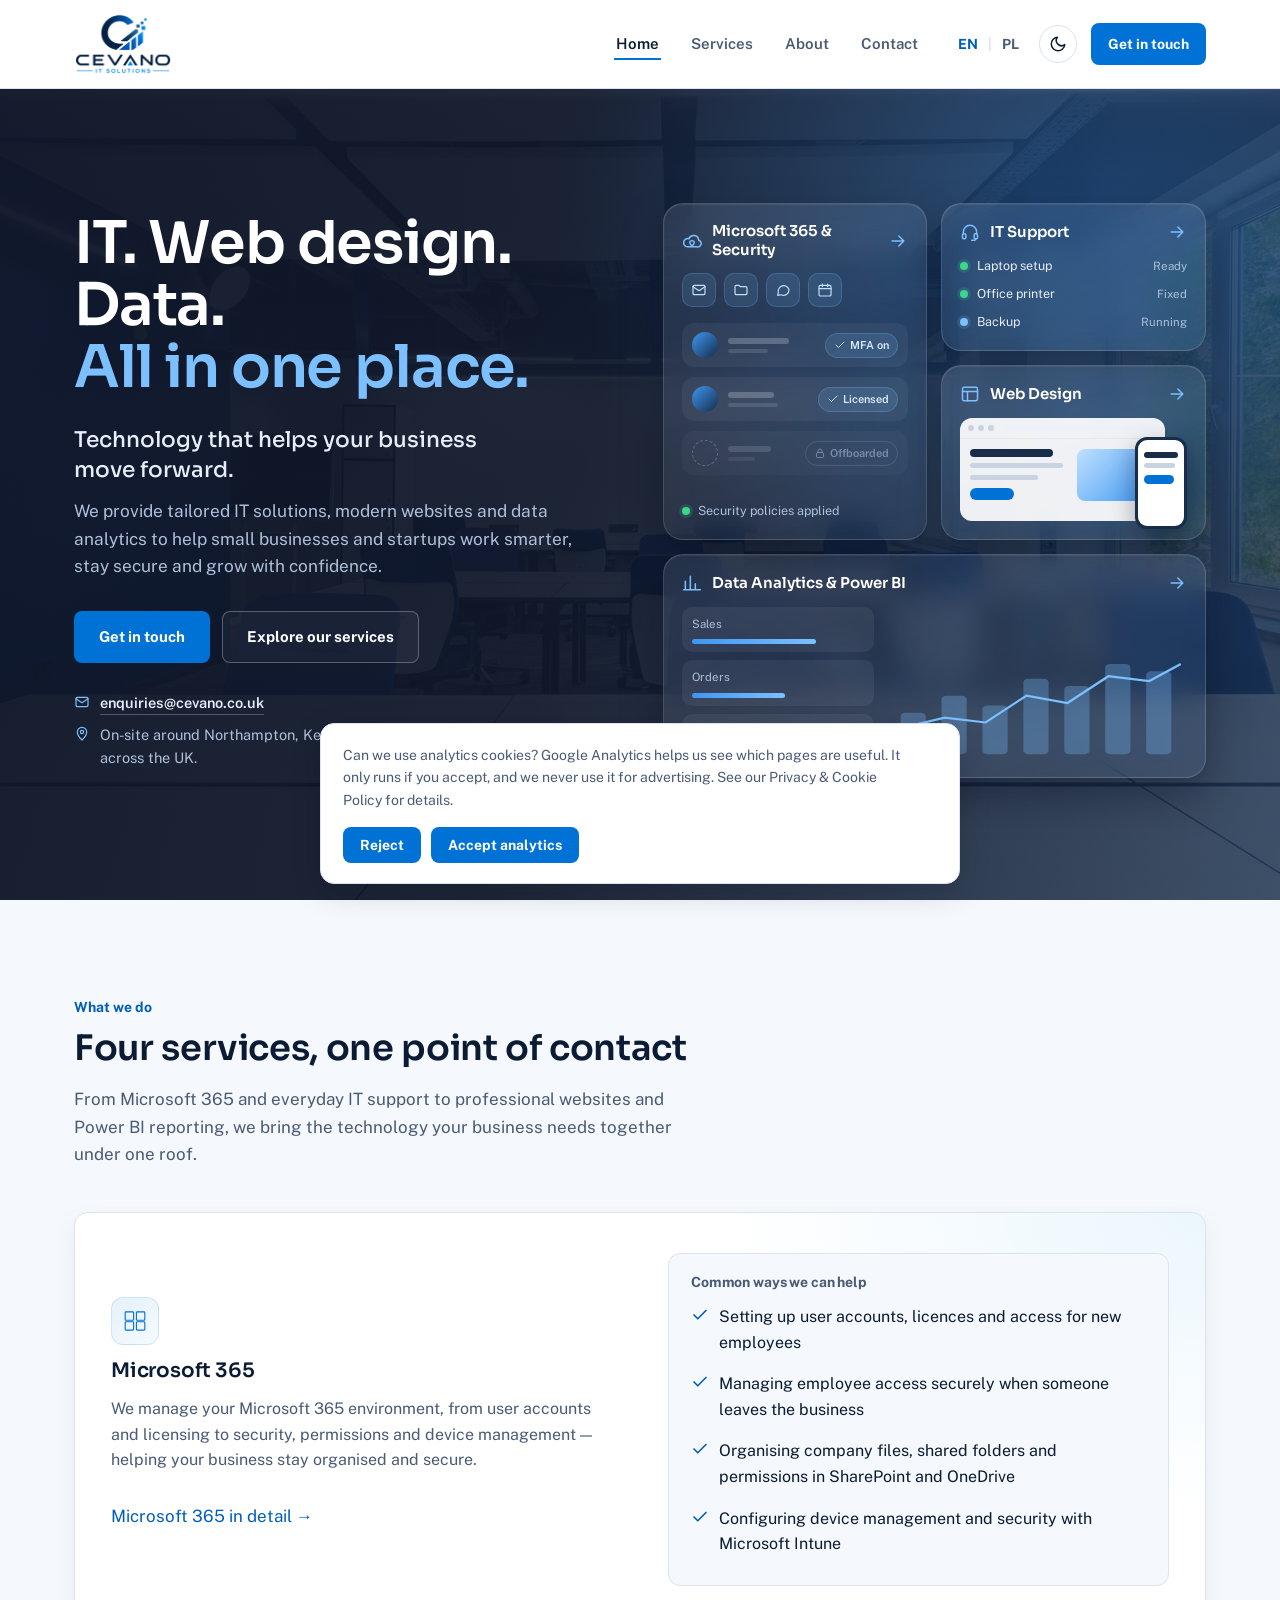
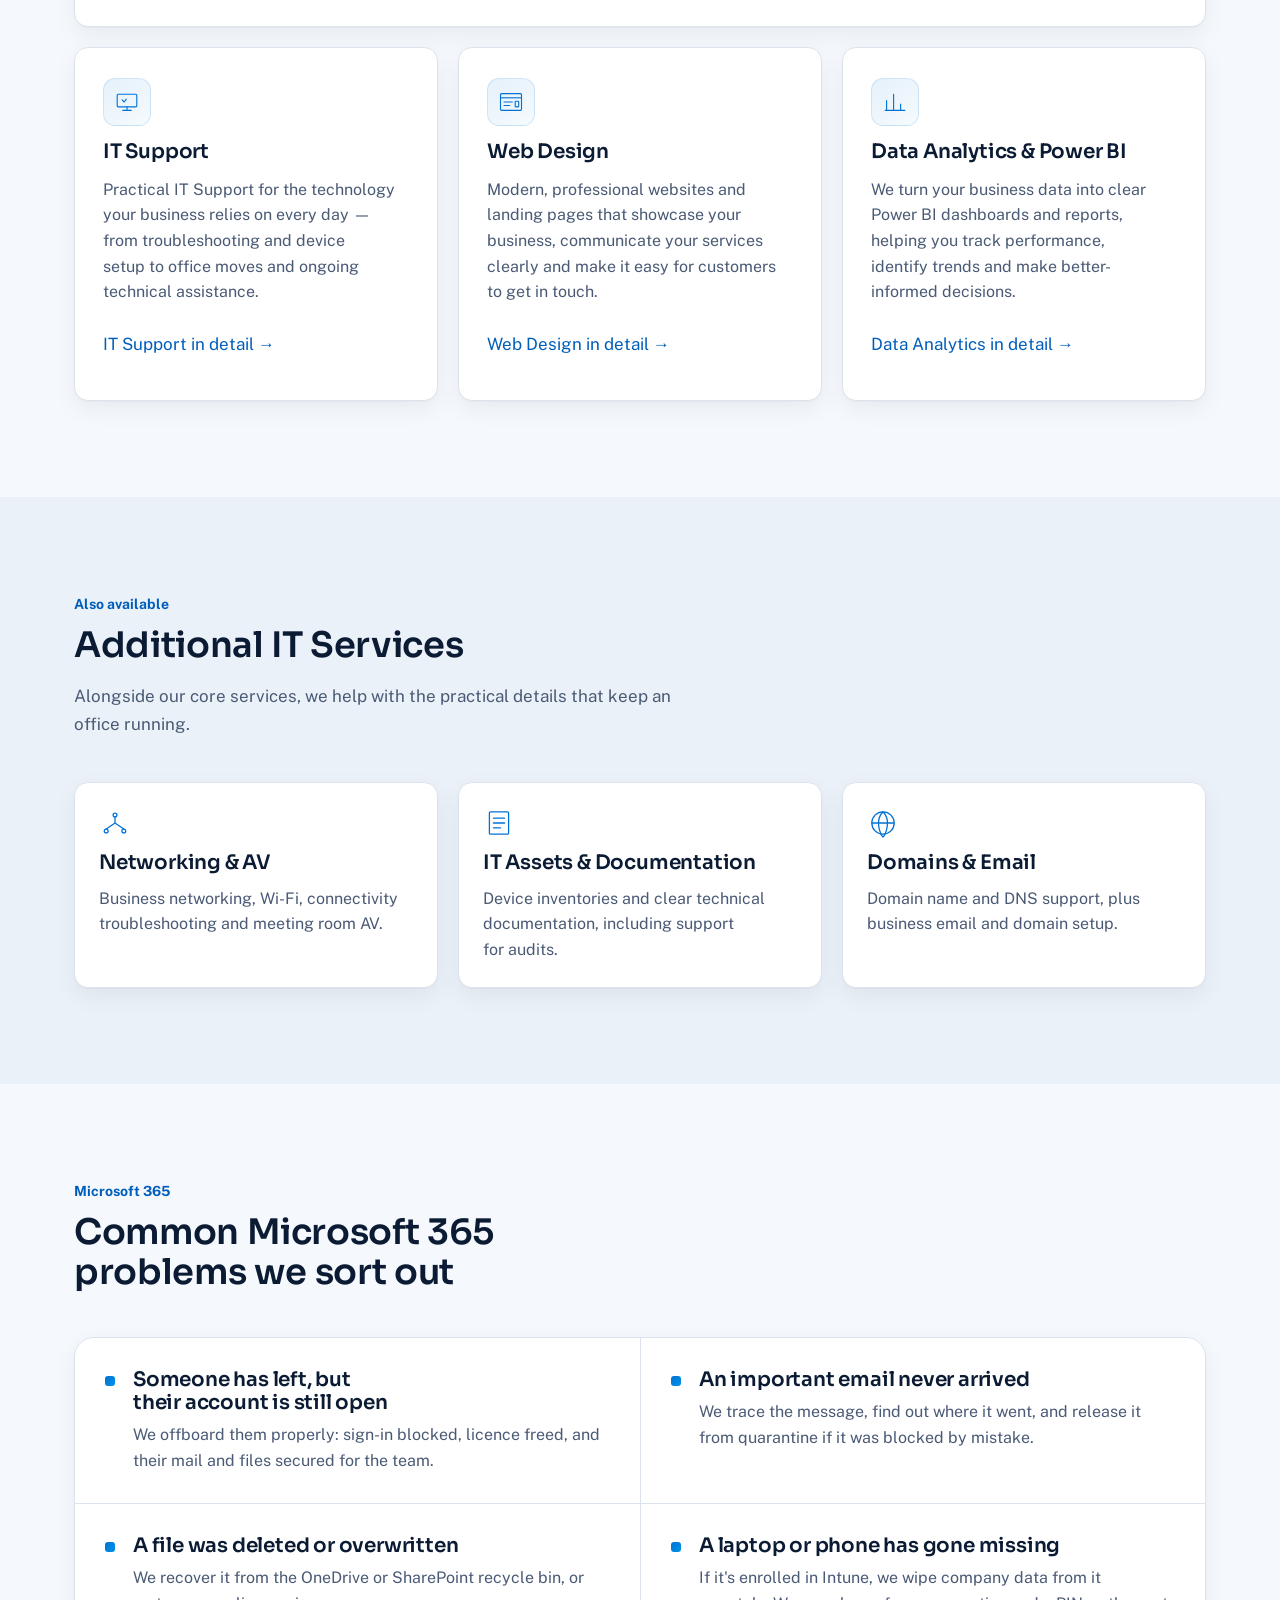
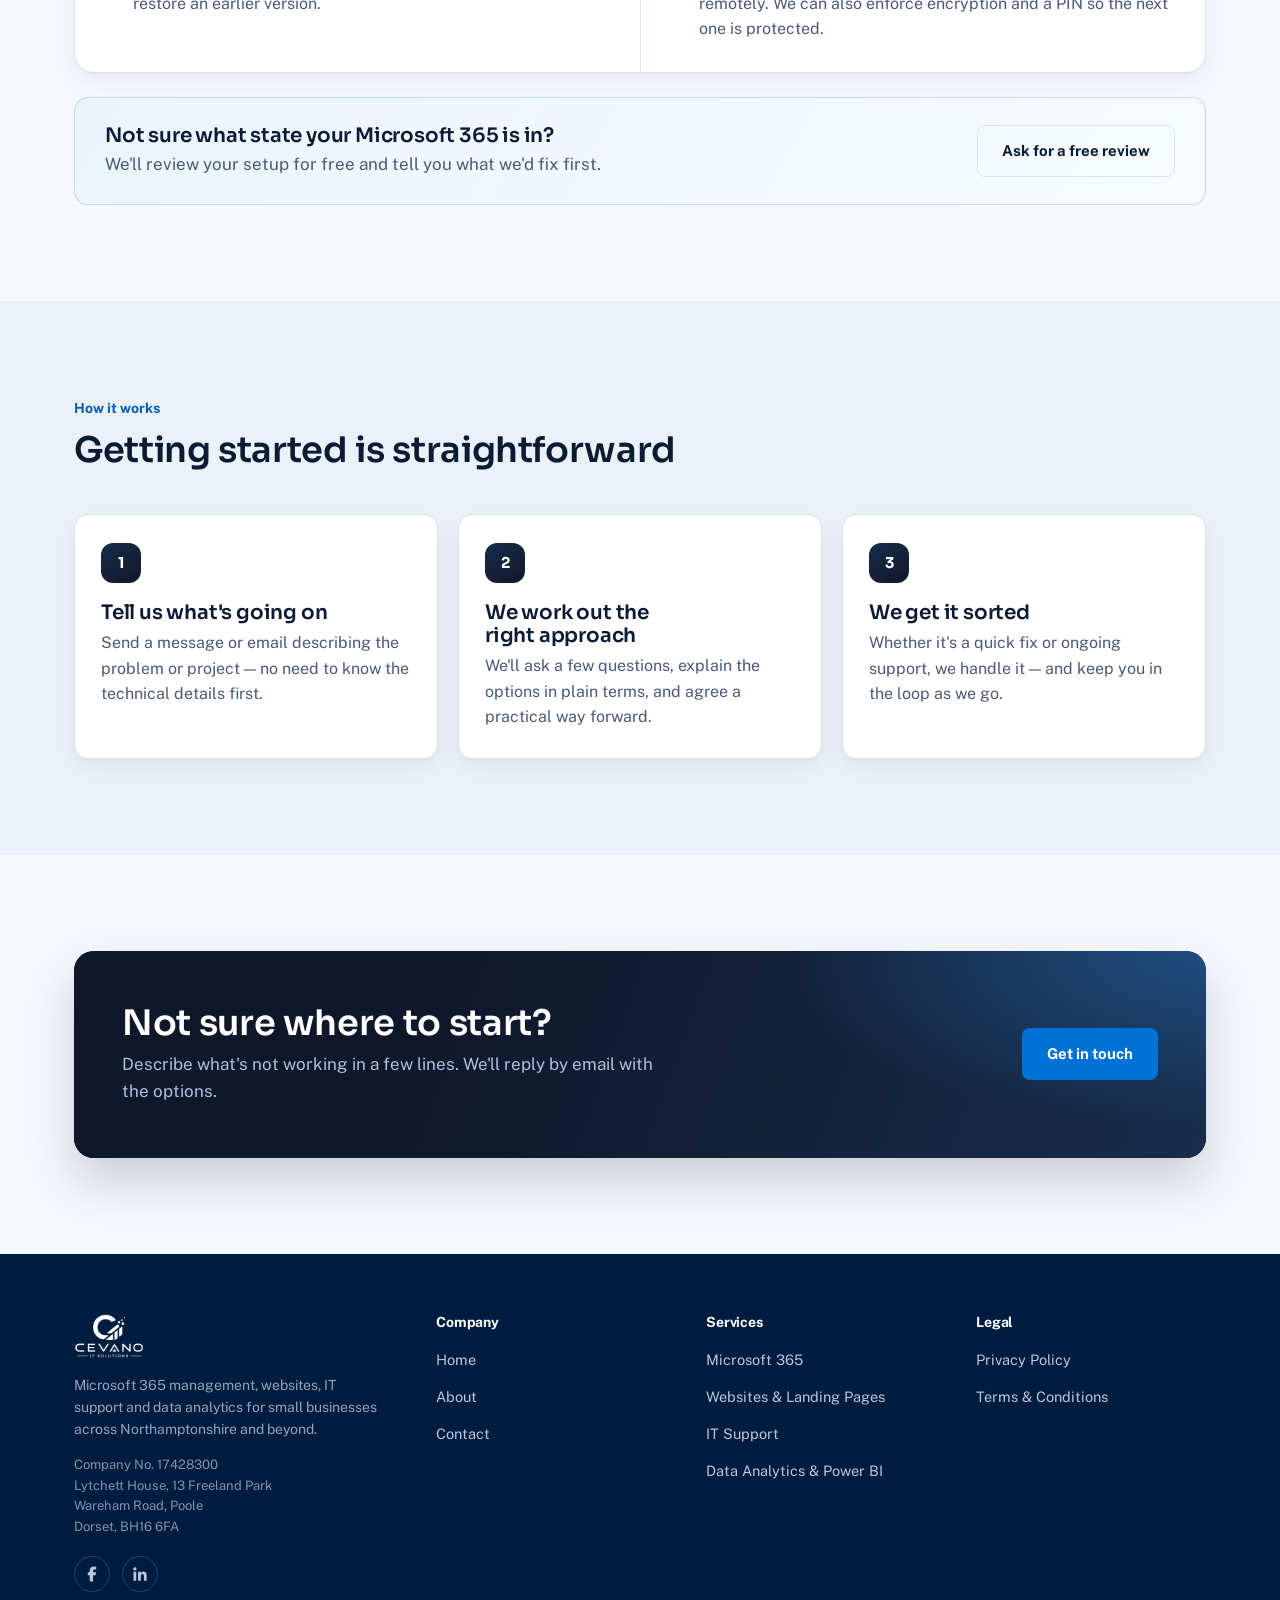
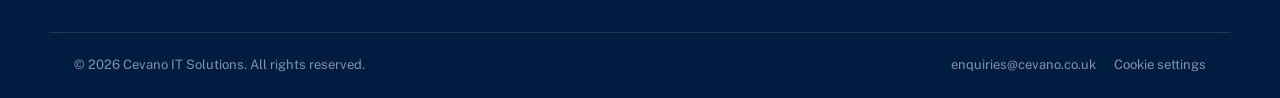
<file: index.html>
<!doctype html>
<html lang="en">
<head>
<meta charset="UTF-8">
<meta name="viewport" content="width=device-width, initial-scale=1">
<title>Microsoft 365, IT Support &amp; Websites for Small Businesses | Cevano</title>
<meta name="description" content="Microsoft 365 management, websites, IT support and data analytics for small businesses in Northampton, Kettering, Milton Keynes, Rugby and surrounding areas.">
<link rel="canonical" href="https://www.cevano.co.uk/">
<link rel="alternate" hreflang="en" href="https://www.cevano.co.uk/">
<link rel="alternate" hreflang="pl" href="https://www.cevano.co.uk/pl/">
<link rel="alternate" hreflang="x-default" href="https://www.cevano.co.uk/">
<meta property="og:type" content="website">
<meta property="og:site_name" content="Cevano IT Solutions">
<meta property="og:title" content="Microsoft 365, IT Support &amp; Websites for Small Businesses | Cevano">
<meta property="og:description" content="Microsoft 365 management, websites, IT support and data analytics for small businesses in Northampton, Kettering, Milton Keynes, Rugby and surrounding areas.">
<meta property="og:url" content="https://www.cevano.co.uk/">
<meta property="og:image" content="https://www.cevano.co.uk/assets/img/og-image.jpg">
<meta property="og:locale" content="en_GB">
<meta name="twitter:card" content="summary_large_image">
<link rel="icon" href="assets/img/favicon-32.png" sizes="32x32">
<link rel="icon" href="assets/img/favicon-192.png" sizes="192x192">
<link rel="apple-touch-icon" href="assets/img/apple-touch-icon.png">
<link rel="manifest" href="site.webmanifest">
<link rel="preconnect" href="https://fonts.googleapis.com">
<link rel="preconnect" href="https://fonts.gstatic.com" crossorigin>
<link rel="stylesheet" href="css/style.css?v=20261110-1">
<script>(function(){try{var t=localStorage.getItem("cevano-theme");if(t==="dark"||t==="light"){document.documentElement.setAttribute("data-theme",t);}else if(window.matchMedia&&window.matchMedia("(prefers-color-scheme: dark)").matches){document.documentElement.setAttribute("data-theme","dark");}}catch(e){}})();</script>
</head>
<body>
<a class="skip-link" href="#main">Skip to main content</a>
<header class="site-header">
  <div class="header-inner">
    <a class="brand" href="index.html" aria-label="Cevano IT Solutions — home">
      <picture class="logo-light">
        <img src="assets/img/logo-trimmed-200.png" alt="Cevano IT Solutions" width="200" height="123">
      </picture>
      <picture class="logo-dark">
        <img src="assets/img/logo-white-200.png" alt="Cevano IT Solutions" width="200" height="125">
      </picture>
    </a>
    <nav class="main-nav" aria-label="Primary">
      <ul class="nav-links">
        <li><a href="index.html" aria-current="page">Home</a></li>
        <li><a href="services.html">Services</a></li>
        <li><a href="about.html">About</a></li>
        <li><a href="contact.html">Contact</a></li>
      </ul>
      <div class="header-actions">
        <div class="lang-switch" aria-label="Language switch">
          <a href="index.html" aria-current="true">EN</a><span aria-hidden="true">|</span><a href="pl/index.html">PL</a>
        </div>
        <button type="button" class="theme-toggle" data-theme-toggle aria-label="Toggle dark mode" aria-pressed="false">
          <svg class="icon-moon" viewBox="0 0 24 24" fill="none" stroke="currentColor" stroke-width="2" stroke-linecap="round" stroke-linejoin="round"><path d="M21 12.8A9 9 0 1 1 11.2 3a7 7 0 0 0 9.8 9.8Z"/></svg><svg class="icon-sun" viewBox="0 0 24 24" fill="none" stroke="currentColor" stroke-width="2" stroke-linecap="round"><circle cx="12" cy="12" r="4"/><path d="M12 2v2M12 20v2M4.9 4.9l1.4 1.4M17.7 17.7l1.4 1.4M2 12h2M20 12h2M4.9 19.1l1.4-1.4M17.7 6.3l1.4-1.4"/></svg>
        </button>
        <a class="btn btn-primary btn-sm" href="contact.html">Get in touch</a>
      </div>
    </nav>
    <a class="btn btn-primary btn-sm header-cta-mobile" href="contact.html">Get in touch</a>
    <button type="button" class="nav-toggle" data-nav-toggle aria-label="Menu" aria-expanded="false">
      <svg class="icon-menu" viewBox="0 0 24 24" fill="none" stroke="currentColor" stroke-width="2" stroke-linecap="round" aria-hidden="true"><path d="M4 7h16M4 12h16M4 17h16"/></svg><svg class="icon-close" viewBox="0 0 24 24" fill="none" stroke="currentColor" stroke-width="2" stroke-linecap="round" aria-hidden="true"><path d="M6 6l12 12M18 6 6 18"/></svg>
    </button>
  </div>
</header>

<main id="main">

<section class="hero hero--dark">
  <picture class="hero-bg" aria-hidden="true"><source type="image/webp" srcset="assets/img/hero/office-768.webp 768w, assets/img/hero/office-1280.webp 1280w, assets/img/hero/office-1920.webp 1920w" sizes="100vw"><img src="assets/img/hero/office-1280.jpg" alt="" width="1280" height="862" fetchpriority="high" decoding="async"></picture>
  <div class="container hero-grid">
    <div class="hero-copy">
      <h1><span class="nw">IT.</span> <span class="nw">Web design.</span> <span class="nw">Data.</span> <span class="h1-tail">All in one place.</span></h1>
      <p class="hero-subtitle">Technology that helps your business move forward.</p>
      <p class="lede">We provide tailored IT solutions, modern websites and data analytics to help small businesses and startups work smarter, stay secure and grow with confidence.</p>
      <div class="hero-ctas">
        <a class="btn btn-primary" href="contact.html">Get in touch</a>
        <a class="btn btn-outline" href="services.html">Explore our services</a>
      </div>
      <ul class="hero-meta">
        <li><svg class="ico ico-sm" viewBox="0 0 24 24" fill="none" stroke="currentColor" stroke-width="1.8" stroke-linecap="round" stroke-linejoin="round" aria-hidden="true"><rect x="3" y="5" width="18" height="14" rx="2"/><path d="m3 7 9 6 9-6"/></svg><a href="mailto:enquiries@cevano.co.uk">enquiries@cevano.co.uk</a></li>
        <li><svg class="ico ico-sm" viewBox="0 0 24 24" fill="none" stroke="currentColor" stroke-width="1.8" stroke-linecap="round" stroke-linejoin="round" aria-hidden="true"><path d="M12 21s7-6.5 7-12a7 7 0 1 0-14 0c0 5.5 7 12 7 12Z"/><circle cx="12" cy="9" r="2.5"/></svg><span>On-site around Northampton, Kettering, Milton Keynes and Rugby. Remote across the UK.</span></li>
      </ul>
    </div>
    <div class="bento" aria-label="Our four services">
      <a class="bento-card bento-m365" href="services.html#microsoft-365">
        <div class="bento-head"><svg class="ico" viewBox="0 0 24 24" fill="none" stroke="currentColor" stroke-width="1.8" stroke-linecap="round" stroke-linejoin="round" aria-hidden="true"><path d="M17.5 19H7a5 5 0 1 1 1.4-9.8A6 6 0 0 1 20 11a4 4 0 0 1-2.5 8Z"/><path d="M12 11.5l2.5 1v2c0 1.4-1.1 2.4-2.5 3-1.4-.6-2.5-1.6-2.5-3v-2Z"/></svg><span class="bento-title">Microsoft 365 &amp; Security</span><svg class="ico ico-xs bento-arrow" viewBox="0 0 24 24" fill="none" stroke="currentColor" stroke-width="1.8" stroke-linecap="round" stroke-linejoin="round" aria-hidden="true"><path d="M5 12h14M13 6l6 6-6 6"/></svg></div>
        <div class="mock-apps" aria-hidden="true"><span><svg class="ico ico-sm" viewBox="0 0 24 24" fill="none" stroke="currentColor" stroke-width="1.8" stroke-linecap="round" stroke-linejoin="round" aria-hidden="true"><rect x="3" y="5" width="18" height="14" rx="2"/><path d="m3 7 9 6 9-6"/></svg></span><span><svg class="ico ico-sm" viewBox="0 0 24 24" fill="none" stroke="currentColor" stroke-width="1.8" stroke-linecap="round" stroke-linejoin="round" aria-hidden="true"><path d="M3 7a2 2 0 0 1 2-2h4l2 2h8a2 2 0 0 1 2 2v8a2 2 0 0 1-2 2H5a2 2 0 0 1-2-2Z"/></svg></span><span><svg class="ico ico-sm" viewBox="0 0 24 24" fill="none" stroke="currentColor" stroke-width="1.8" stroke-linecap="round" stroke-linejoin="round" aria-hidden="true"><path d="M21 12a8 8 0 0 1-11.6 7.1L4 20l1-4.4A8 8 0 1 1 21 12Z"/></svg></span><span><svg class="ico ico-sm" viewBox="0 0 24 24" fill="none" stroke="currentColor" stroke-width="1.8" stroke-linecap="round" stroke-linejoin="round" aria-hidden="true"><rect x="3" y="5" width="18" height="16" rx="2"/><path d="M3 10h18M8 3v4M16 3v4"/></svg></span></div>
        <ul class="mock-users" aria-hidden="true"><li class="mock-user"><span class="mock-avatar"></span><span class="mock-bars"><i style="width:70%"></i><i style="width:46%"></i></span><span class="mock-pill"><svg class="ico ico-xs" viewBox="0 0 24 24" fill="none" stroke="currentColor" stroke-width="1.8" stroke-linecap="round" stroke-linejoin="round" aria-hidden="true"><path d="M20 6 9 17l-5-5"/></svg>MFA on</span></li><li class="mock-user"><span class="mock-avatar"></span><span class="mock-bars"><i style="width:58%"></i><i style="width:62%"></i></span><span class="mock-pill"><svg class="ico ico-xs" viewBox="0 0 24 24" fill="none" stroke="currentColor" stroke-width="1.8" stroke-linecap="round" stroke-linejoin="round" aria-hidden="true"><path d="M20 6 9 17l-5-5"/></svg>Licensed</span></li><li class="mock-user is-off"><span class="mock-avatar"></span><span class="mock-bars"><i style="width:64%"></i><i style="width:40%"></i></span><span class="mock-pill"><svg class="ico ico-xs" viewBox="0 0 24 24" fill="none" stroke="currentColor" stroke-width="1.8" stroke-linecap="round" stroke-linejoin="round" aria-hidden="true"><rect x="5" y="11" width="14" height="10" rx="2"/><path d="M8 11V8a4 4 0 0 1 8 0v3"/></svg>Offboarded</span></li></ul>
        <p class="mock-policy" aria-hidden="true"><span class="dot dot-ok"></span>Security policies applied</p>
      </a>
      <a class="bento-card bento-it" href="services.html#it-support">
        <div class="bento-head"><svg class="ico" viewBox="0 0 24 24" fill="none" stroke="currentColor" stroke-width="1.8" stroke-linecap="round" stroke-linejoin="round" aria-hidden="true"><path d="M4 14v-2a8 8 0 0 1 16 0v2"/><rect x="3" y="14" width="4" height="6" rx="1.5"/><rect x="17" y="14" width="4" height="6" rx="1.5"/><path d="M19 20c0 1.1-1.3 2-3 2h-2"/></svg><span class="bento-title">IT Support</span><svg class="ico ico-xs bento-arrow" viewBox="0 0 24 24" fill="none" stroke="currentColor" stroke-width="1.8" stroke-linecap="round" stroke-linejoin="round" aria-hidden="true"><path d="M5 12h14M13 6l6 6-6 6"/></svg></div>
        <ul class="mock-it" aria-hidden="true"><li><span class="dot dot-ok"></span><span class="it-name">Laptop setup</span><span class="it-state">Ready</span></li><li><span class="dot dot-ok"></span><span class="it-name">Office printer</span><span class="it-state">Fixed</span></li><li><span class="dot dot-run"></span><span class="it-name">Backup</span><span class="it-state">Running</span></li></ul>
      </a>
      <a class="bento-card bento-web" href="services.html#websites">
        <div class="bento-head"><svg class="ico" viewBox="0 0 24 24" fill="none" stroke="currentColor" stroke-width="1.8" stroke-linecap="round" stroke-linejoin="round" aria-hidden="true"><rect x="3" y="4" width="18" height="16" rx="2"/><path d="M3 9h18M9 9v11"/></svg><span class="bento-title">Web Design</span><svg class="ico ico-xs bento-arrow" viewBox="0 0 24 24" fill="none" stroke="currentColor" stroke-width="1.8" stroke-linecap="round" stroke-linejoin="round" aria-hidden="true"><path d="M5 12h14M13 6l6 6-6 6"/></svg></div>
        <div class="mock-browser" aria-hidden="true">
          <div class="mb-bar"><i></i><i></i><i></i><span></span></div>
          <div class="mb-page"><span class="mb-h"></span><span class="mb-l"></span><span class="mb-l short"></span><span class="mb-btn"></span><span class="mb-img"></span></div>
          <div class="mock-phone"><span class="mb-h"></span><span class="mb-l"></span><span class="mb-btn"></span></div>
        </div>
      </a>
      <a class="bento-card bento-data" href="services.html#data-analytics">
        <div class="bento-head"><svg class="ico" viewBox="0 0 24 24" fill="none" stroke="currentColor" stroke-width="1.8" stroke-linecap="round" stroke-linejoin="round" aria-hidden="true"><path d="M4 20V10M10 20V4M16 20v-7M22 20H2"/></svg><span class="bento-title">Data Analytics &amp; Power BI</span><svg class="ico ico-xs bento-arrow" viewBox="0 0 24 24" fill="none" stroke="currentColor" stroke-width="1.8" stroke-linecap="round" stroke-linejoin="round" aria-hidden="true"><path d="M5 12h14M13 6l6 6-6 6"/></svg></div>
        <div class="mock-dash" aria-hidden="true">
          <div class="kpis"><div class="kpi"><span>Sales</span><i style="width:72%"></i></div><div class="kpi"><span>Orders</span><i style="width:54%"></i></div><div class="kpi"><span>Margin</span><i style="width:63%"></i></div></div>
          <svg class="mock-chart" viewBox="0 0 190 92" preserveAspectRatio="none"><g class="bars"><rect x="8" y="54" width="16" height="34" rx="3"/><rect x="34" y="40" width="16" height="48" rx="3"/><rect x="60" y="48" width="16" height="40" rx="3"/><rect x="86" y="26" width="16" height="62" rx="3"/><rect x="112" y="32" width="16" height="56" rx="3"/><rect x="138" y="14" width="16" height="74" rx="3"/><rect x="164" y="20" width="16" height="68" rx="3"/></g><path class="trend" d="M10 66 L36 58 L62 62 L88 40 L114 46 L140 24 L166 28 L186 14"/></svg>
        </div>
      </a>
    </div>
  </div>
</section>

<section class="section" id="services">
  <div class="container">
    <div class="section-head">
      <span class="kicker">What we do</span>
      <h2>Four services, one point of contact</h2>
      <p>From Microsoft 365 and everyday IT support to professional websites and Power BI reporting, we bring the technology your business needs together under one roof.</p>
    </div>

    <div class="service-grid">
      <div class="service-card is-lead">
        <div class="lead-copy">
          <span class="mark-tile"><svg class="mark" viewBox="0 0 40 40" fill="none" stroke="var(--blue)" stroke-width="1.6"><rect x="6" y="7" width="12" height="12" rx="1.2"/><rect x="22" y="7" width="12" height="12" rx="1.2"/><rect x="6" y="21" width="12" height="12" rx="1.2"/><rect x="22" y="21" width="12" height="12" rx="1.2"/></svg></span>
          <h3>Microsoft 365</h3>
          <p>We manage your Microsoft 365 environment, from user accounts and licensing to security, permissions and device management — helping your business stay organised and secure.</p>
          <a class="btn-ghost" href="services.html#microsoft-365">Microsoft 365 in detail →</a>
        </div>
        <div class="lead-help">
          <h4 class="lead-help-title">Common ways we can help</h4>
          <ul class="check-list">
          <li><svg viewBox="0 0 24 24" fill="none" stroke="currentColor" stroke-width="2.2" stroke-linecap="round" stroke-linejoin="round"><path d="M20 6 9 17l-5-5"/></svg><span>Setting up user accounts, licences and access for new employees</span></li>
<li><svg viewBox="0 0 24 24" fill="none" stroke="currentColor" stroke-width="2.2" stroke-linecap="round" stroke-linejoin="round"><path d="M20 6 9 17l-5-5"/></svg><span>Managing employee access securely when someone leaves the business</span></li>
<li><svg viewBox="0 0 24 24" fill="none" stroke="currentColor" stroke-width="2.2" stroke-linecap="round" stroke-linejoin="round"><path d="M20 6 9 17l-5-5"/></svg><span>Organising company files, shared folders and permissions in SharePoint and OneDrive</span></li>
<li><svg viewBox="0 0 24 24" fill="none" stroke="currentColor" stroke-width="2.2" stroke-linecap="round" stroke-linejoin="round"><path d="M20 6 9 17l-5-5"/></svg><span>Configuring device management and security with Microsoft Intune</span></li>
          </ul>
        </div>
      </div>
      <div class="service-card">
        <span class="mark-tile"><svg class="mark" viewBox="0 0 40 40" fill="none" stroke="var(--blue)" stroke-width="1.6"><rect x="6" y="9" width="28" height="18" rx="1.5"/><path d="M14 32h12M20 27v5" stroke-linecap="round"/><path d="M13 17l3 3 3-4" stroke-linecap="round" stroke-linejoin="round"/></svg></span>
        <h3>IT Support</h3>
        <p>Practical IT Support for the technology your business relies on every day — from troubleshooting and device setup to office moves and ongoing technical assistance.</p>
        <a class="btn-ghost" href="services.html#it-support">IT Support in detail →</a>
      </div>
      <div class="service-card">
        <span class="mark-tile"><svg class="mark" viewBox="0 0 40 40" fill="none" stroke="var(--blue)" stroke-width="1.6"><rect x="5" y="8" width="30" height="24" rx="1.5"/><path d="M5 14h30" /><path d="M10 20h12M10 25h8" stroke-linecap="round"/><rect x="26" y="19" width="5" height="8" rx="0.8"/></svg></span>
        <h3>Web Design</h3>
        <p>Modern, professional websites and landing pages that showcase your business, communicate your services clearly and make it easy for customers to get in touch.</p>
        <a class="btn-ghost" href="services.html#websites">Web Design in detail →</a>
      </div>
      <div class="service-card">
        <span class="mark-tile"><svg class="mark" viewBox="0 0 40 40" fill="none" stroke="var(--blue)" stroke-width="1.6"><path d="M8 32V18M18 32V9M28 32v-9" stroke-linecap="round"/><path d="M6 32h28" stroke-linecap="round"/></svg></span>
        <h3>Data Analytics &amp; Power BI</h3>
        <p>We turn your business data into clear Power BI dashboards and reports, helping you track performance, identify trends and make better-informed decisions.</p>
        <a class="btn-ghost" href="services.html#data-analytics">Data Analytics in detail →</a>
      </div>
    </div>
  </div>
</section>

<section class="section section-alt">
  <div class="container">
    <div class="section-head">
      <span class="kicker">Also available</span>
      <h2>Additional IT Services</h2>
      <p>Alongside our core services, we help with the practical details that keep an office running.</p>
    </div>
    <div class="subservice-grid">
      <div class="subservice-card">
        <svg class="mark" viewBox="0 0 40 40" fill="none" stroke="var(--blue)" stroke-width="1.6"><circle cx="20" cy="10" r="2.4"/><circle cx="9" cy="30" r="2.4"/><circle cx="31" cy="30" r="2.4"/><path d="M20 12.4V20M20 20 9 27.6M20 20l11 7.6" stroke-linecap="round"/></svg>
        <h3>Networking &amp; AV</h3>
        <p>Business networking, Wi-Fi, connectivity troubleshooting and meeting room AV.</p>
      </div>
      <div class="subservice-card">
        <svg class="mark" viewBox="0 0 40 40" fill="none" stroke="var(--blue)" stroke-width="1.6"><rect x="8" y="6" width="24" height="28" rx="1.5"/><path d="M13 14h14M13 20h14M13 26h9" stroke-linecap="round"/></svg>
        <h3>IT Assets &amp; Documentation</h3>
        <p>Device inventories and clear technical documentation, including support for audits.</p>
      </div>
      <div class="subservice-card">
        <svg class="mark" viewBox="0 0 40 40" fill="none" stroke="var(--blue)" stroke-width="1.6"><circle cx="20" cy="20" r="14"/><path d="M6 20h28M20 6c3.6 3.8 5.6 8.8 5.6 14S23.6 34.2 20 38M20 6c-3.6 3.8-5.6 8.8-5.6 14S16.4 34.2 20 38" /></svg>
        <h3>Domains &amp; Email</h3>
        <p>Domain name and DNS support, plus business email and domain setup.</p>
      </div>
    </div>
  </div>
</section>

<section class="section" id="m365-problems">
  <div class="container">
    <div class="section-head">
      <span class="kicker">Microsoft 365</span>
      <h2>Common Microsoft 365 problems we sort out</h2>
    </div>
    <div class="problem-grid">
      <div class="problem">
        <h3>Someone has left, but their account is still open</h3>
        <p>We offboard them properly: sign-in blocked, licence freed, and their mail and files secured for the team.</p>
      </div>
      <div class="problem">
        <h3>An important email never arrived</h3>
        <p>We trace the message, find out where it went, and release it from quarantine if it was blocked by mistake.</p>
      </div>
      <div class="problem">
        <h3>A file was deleted or overwritten</h3>
        <p>We recover it from the OneDrive or SharePoint recycle bin, or restore an earlier version.</p>
      </div>
      <div class="problem">
        <h3>A laptop or phone has gone missing</h3>
        <p>If it's enrolled in Intune, we wipe company data from it remotely. We can also enforce encryption and a PIN so the next one is protected.</p>
      </div>
    </div>
    <div class="review-offer">
      <div>
        <h3>Not sure what state your Microsoft 365 is in?</h3>
        <p>We'll review your setup for free and tell you what we'd fix first.</p>
      </div>
      <a class="btn btn-outline" href="contact.html?service=m365">Ask for a free review</a>
    </div>
  </div>
</section>

<section class="section section-alt" id="how-it-works">
  <div class="container">
    <div class="section-head">
      <span class="kicker">How it works</span>
      <h2>Getting started is straightforward</h2>
    </div>
    <div class="process-grid">
      <div class="process-step">
        <span class="step-num">1</span>
        <h3>Tell us what's going on</h3>
        <p>Send a message or email describing the problem or project — no need to know the technical details first.</p>
      </div>
      <div class="process-step">
        <span class="step-num">2</span>
        <h3>We work out the right approach</h3>
        <p>We'll ask a few questions, explain the options in plain terms, and agree a practical way forward.</p>
      </div>
      <div class="process-step">
        <span class="step-num">3</span>
        <h3>We get it sorted</h3>
        <p>Whether it's a quick fix or ongoing support, we handle it — and keep you in the loop as we go.</p>
      </div>
    </div>
  </div>
</section>

<section class="section">
  <div class="container">
    <div class="cta-banner">
      <div>
        <h2>Not sure where to start?</h2>
        <p>Describe what's not working in a few lines. We'll reply by email with the options.</p>
      </div>
      <a class="btn btn-primary" href="contact.html">Get in touch</a>
    </div>
  </div>
</section>

</main>
<footer class="site-footer">
  <div class="container footer-grid">
    <div class="footer-brand">
      <img src="assets/img/logo-white-200.png" alt="Cevano IT Solutions" width="200" height="125" loading="lazy">
      <p>Microsoft 365 management, websites, IT support and data analytics for small businesses across Northamptonshire and beyond.</p>
      <p class="company-meta">
        Company No. 17428300<br>
        Lytchett House, 13 Freeland Park<br>
        Wareham Road, Poole<br>
        Dorset, BH16 6FA
      </p>
      <div class="footer-social">
        <a href="https://www.facebook.com/profile.php?id=61594328187021" target="_blank" rel="noopener noreferrer" aria-label="Facebook"><svg viewBox="0 0 24 24" fill="currentColor"><path d="M17.59 2.23 L13.76 2.0 L12.09 2.37 L10.97 2.94 L9.95 3.97 L9.26 5.42 L8.95 7.15 L8.92 9.71 L6.38 9.73 L6.38 13.5 L8.92 13.51 L8.92 21.65 L11.12 22.0 L13.4 21.93 L13.4 13.51 L16.73 13.5 L17.41 9.81 L13.41 9.73 L13.48 7.33 L13.89 6.41 L14.65 5.86 L17.62 5.66 Z"/></svg></a>
        <a href="https://www.linkedin.com/company/cevano-it-solutions/" target="_blank" rel="noopener noreferrer" aria-label="LinkedIn"><svg viewBox="0 0 24 24" fill="currentColor" fill-rule="evenodd"><path d="M19.64 9.68 L20.91 12.59 L21.0 20.93 L17.25 20.93 L17.16 13.52 L16.41 12.26 L15.05 11.98 L13.97 12.35 L13.22 13.62 L13.12 20.93 L9.42 20.98 L9.38 9.02 L12.89 8.98 L12.94 10.62 L15.89 8.7 L18.19 8.88 Z M3.38 8.98 L7.03 9.02 L6.98 20.98 L3.28 20.93 Z M4.97 3.02 L5.81 3.12 L6.52 3.49 L7.03 4.05 L7.36 4.99 L7.31 5.7 L6.94 6.49 L6.33 7.05 L5.44 7.38 L4.5 7.29 L3.89 6.96 L3.23 6.21 L3.0 5.46 L3.05 4.71 L3.42 3.91 L4.03 3.35 Z"/></svg></a>
      </div>
    </div>
    <div class="footer-col">
      <h4>Company</h4>
      <ul>
        <li><a href="index.html">Home</a></li>
        <li><a href="about.html">About</a></li>
        <li><a href="contact.html">Contact</a></li>
      </ul>
    </div>
    <div class="footer-col">
      <h4>Services</h4>
      <ul>
        <li><a href="services.html#microsoft-365">Microsoft 365</a></li>
<li><a href="services.html#websites">Websites &amp; Landing Pages</a></li>
<li><a href="services.html#it-support">IT Support</a></li>
<li><a href="services.html#data-analytics">Data Analytics &amp; Power BI</a></li>
      </ul>
    </div>
    <div class="footer-col">
      <h4>Legal</h4>
      <ul>
        <li><a href="legal/privacy-policy.html">Privacy Policy</a></li>
        <li><a href="legal/terms.html">Terms & Conditions</a></li>
      </ul>
    </div>
  </div>
  <div class="container footer-bottom">
    <span>&copy; 2026 Cevano IT Solutions. All rights reserved.</span>
    <div class="footer-legal-links">
      <a href="mailto:enquiries@cevano.co.uk">enquiries@cevano.co.uk</a>
      <button type="button" class="link-button" data-cookie-settings>Cookie settings</button>
    </div>
  </div>
</footer>

<div class="cookie-banner" data-cookie-banner role="dialog" aria-label="Cookie consent">
  <p>Can we use analytics cookies? Google Analytics helps us see which pages are useful. It only runs if you accept, and we never use it for advertising. See our <a href="legal/privacy-policy.html">Privacy &amp; Cookie Policy</a> for details.</p>
  <div class="cookie-actions">
    <button type="button" class="btn btn-primary btn-sm" data-cookie-reject>Reject</button>
    <button type="button" class="btn btn-primary btn-sm" data-cookie-accept>Accept analytics</button>
  </div>
</div>
<script type="application/ld+json">
{
  "@context": "https://schema.org",
  "@type": "ProfessionalService",
  "name": "Cevano IT Solutions",
  "description": "Microsoft 365 management, websites, IT support and data analytics for small businesses in Northampton, Kettering, Milton Keynes, Rugby and surrounding areas.",
  "url": "https://www.cevano.co.uk/",
  "email": "enquiries@cevano.co.uk",
  "areaServed": ["Northampton", "Kettering", "Milton Keynes", "Rugby", "Northamptonshire", "Warwickshire", "Buckinghamshire"],
  "image": "https://www.cevano.co.uk/assets/img/og-image.jpg",
  "sameAs": [
    "https://www.facebook.com/profile.php?id=61594328187021",
    "https://www.linkedin.com/company/cevano-it-solutions/"
  ]
}
</script>
<script src="js/main.js?v=20261110-1" defer></script>

</body>
</html>
</file>
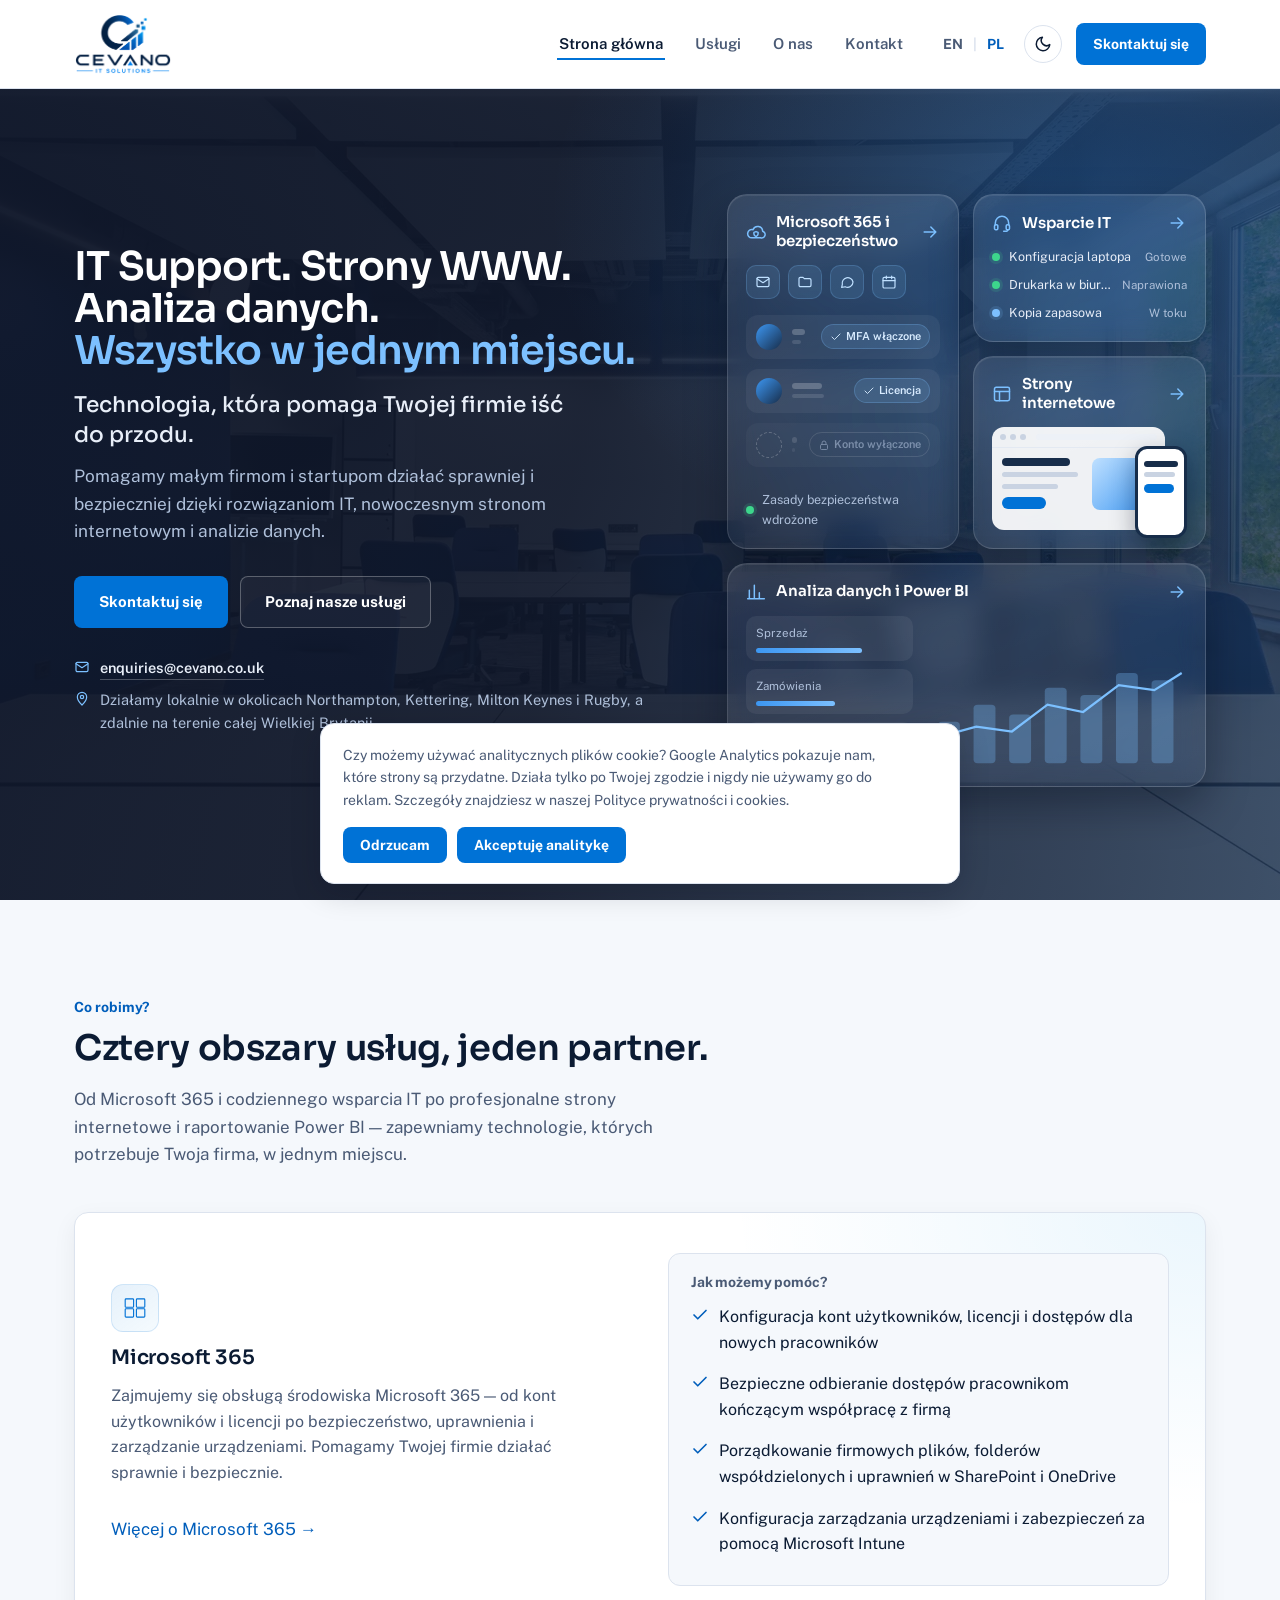
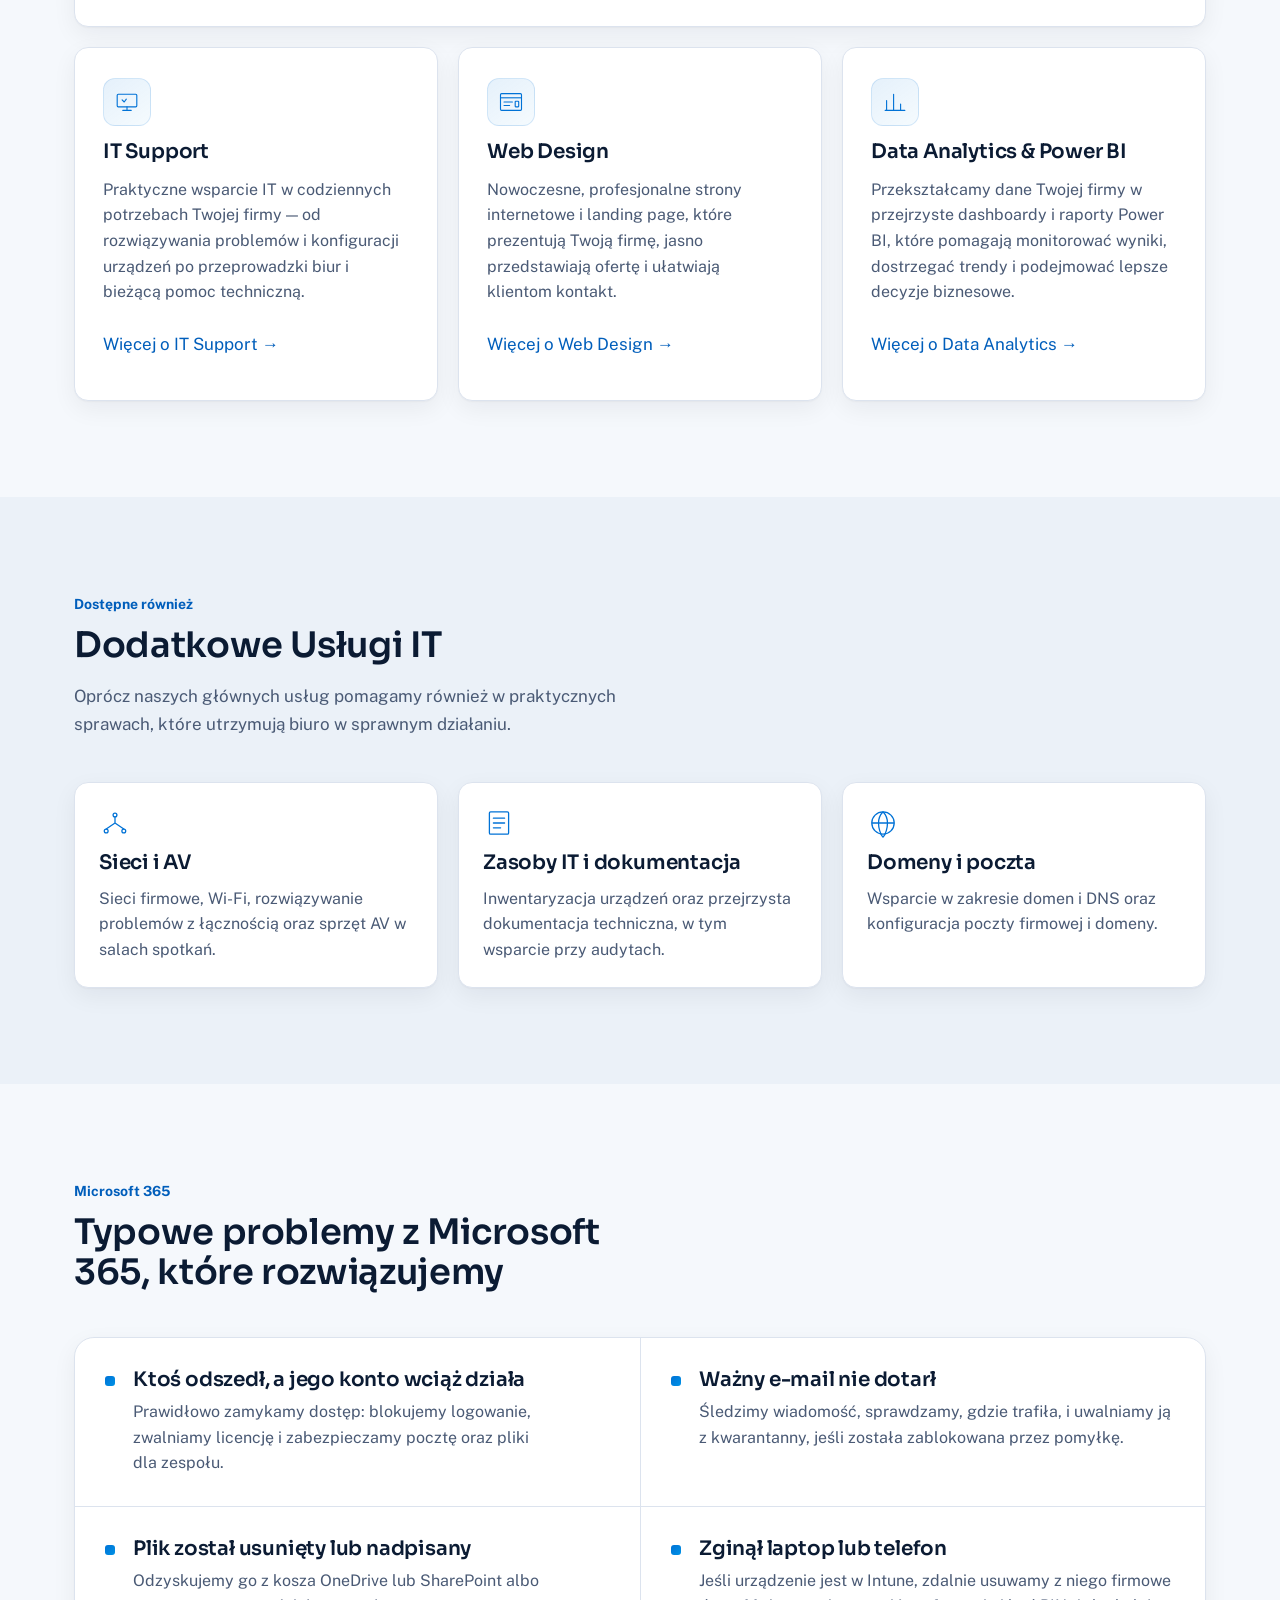
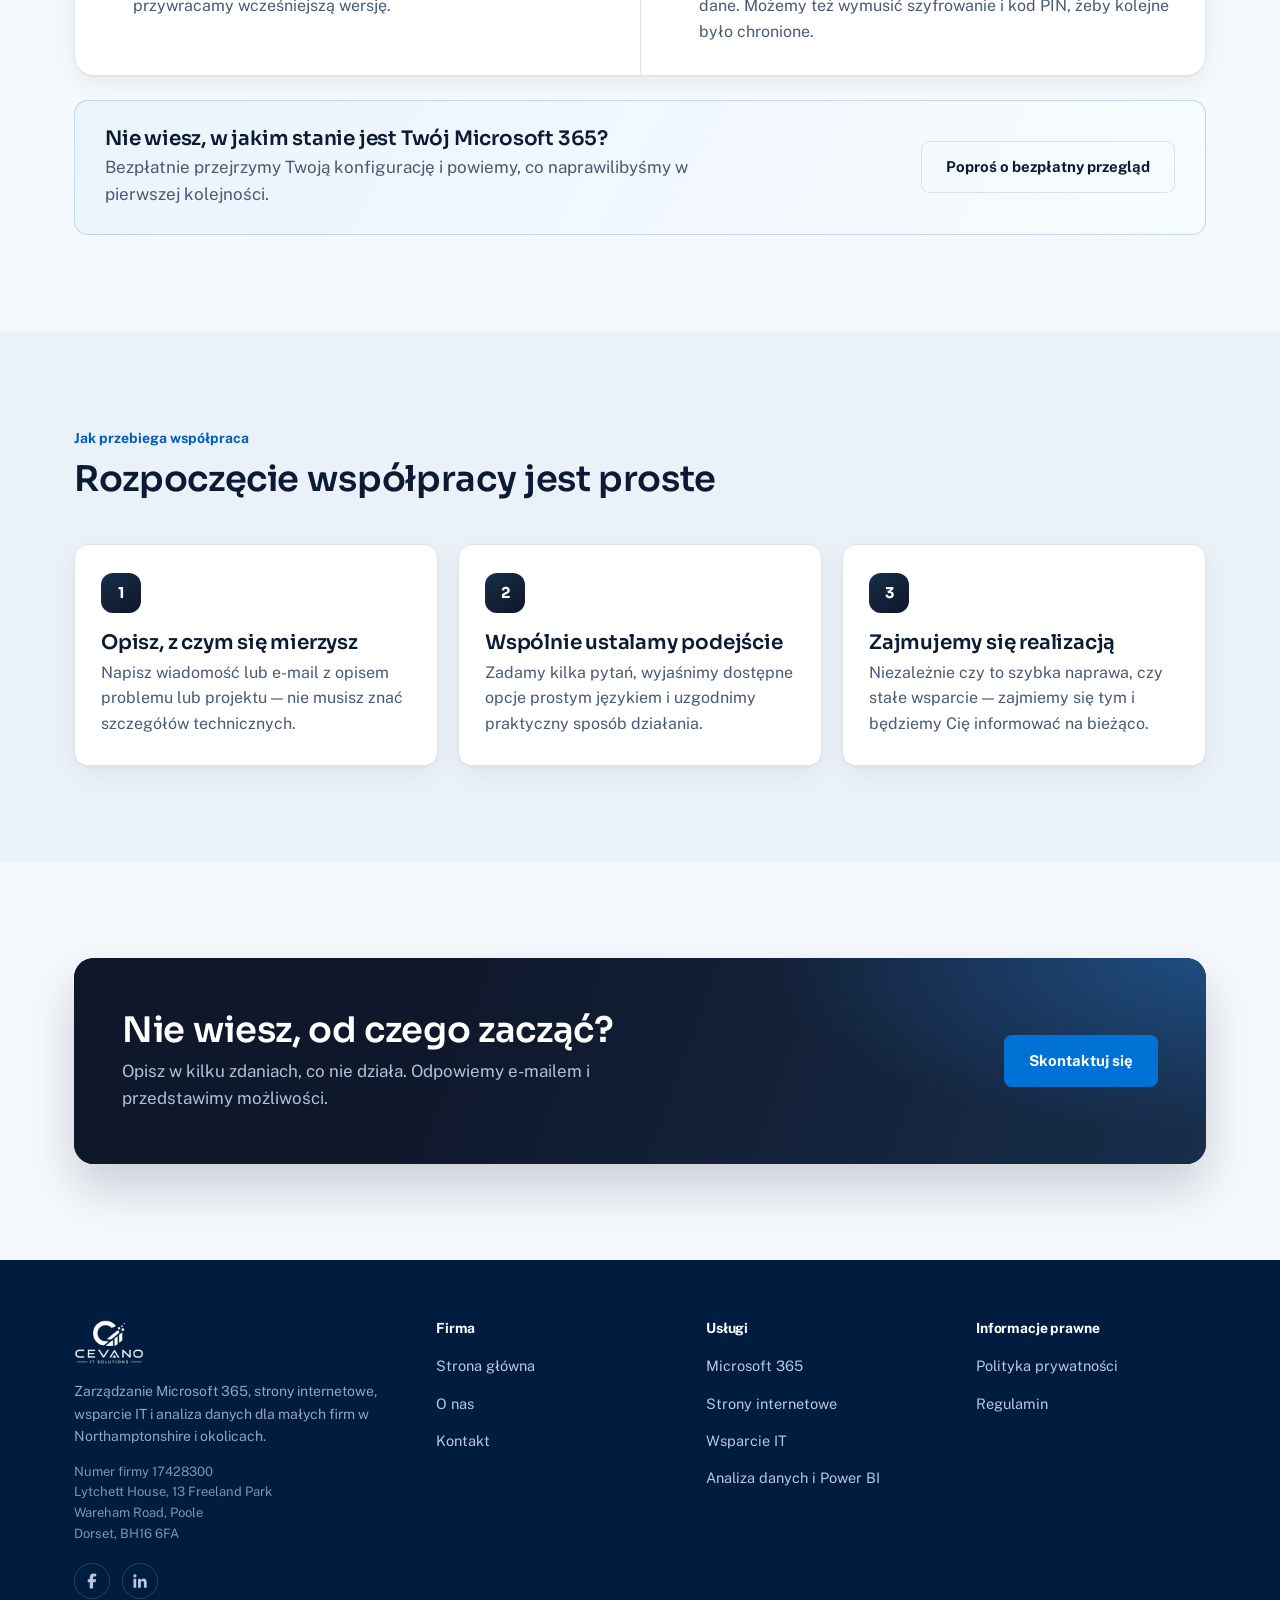
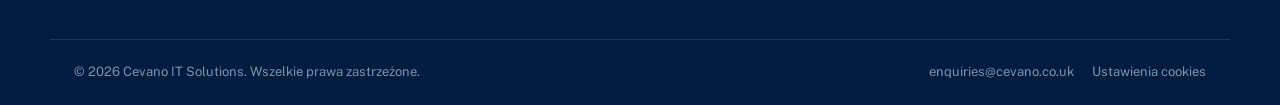
<file: pl/index.html>
<!doctype html>
<html lang="pl">
<head>
<meta charset="UTF-8">
<meta name="viewport" content="width=device-width, initial-scale=1">
<title>Microsoft 365, wsparcie IT i strony internetowe dla małych firm | Cevano</title>
<meta name="description" content="Zarządzanie Microsoft 365, strony internetowe, wsparcie IT i analiza danych dla małych firm w Northampton, Kettering, Milton Keynes, Rugby i okolicach.">
<link rel="canonical" href="https://www.cevano.co.uk/pl/">
<link rel="alternate" hreflang="pl" href="https://www.cevano.co.uk/pl/">
<link rel="alternate" hreflang="en" href="https://www.cevano.co.uk/">
<link rel="alternate" hreflang="x-default" href="https://www.cevano.co.uk/">
<meta property="og:type" content="website">
<meta property="og:site_name" content="Cevano IT Solutions">
<meta property="og:title" content="Microsoft 365, wsparcie IT i strony internetowe dla małych firm | Cevano">
<meta property="og:description" content="Zarządzanie Microsoft 365, strony internetowe, wsparcie IT i analiza danych dla małych firm w Northampton, Kettering, Milton Keynes, Rugby i okolicach.">
<meta property="og:url" content="https://www.cevano.co.uk/pl/">
<meta property="og:image" content="https://www.cevano.co.uk/assets/img/og-image.jpg">
<meta property="og:locale" content="pl_PL">
<meta name="twitter:card" content="summary_large_image">
<link rel="icon" href="../assets/img/favicon-32.png" sizes="32x32">
<link rel="icon" href="../assets/img/favicon-192.png" sizes="192x192">
<link rel="apple-touch-icon" href="../assets/img/apple-touch-icon.png">
<link rel="manifest" href="../site.webmanifest">
<link rel="preconnect" href="https://fonts.googleapis.com">
<link rel="preconnect" href="https://fonts.gstatic.com" crossorigin>
<link rel="stylesheet" href="../css/style.css?v=20261110-1">
<script>(function(){try{var t=localStorage.getItem("cevano-theme");if(t==="dark"||t==="light"){document.documentElement.setAttribute("data-theme",t);}else if(window.matchMedia&&window.matchMedia("(prefers-color-scheme: dark)").matches){document.documentElement.setAttribute("data-theme","dark");}}catch(e){}})();</script>
</head>
<body>
<a class="skip-link" href="#main">Przejdź do treści głównej</a>
<header class="site-header">
  <div class="header-inner">
    <a class="brand" href="index.html" aria-label="Cevano IT Solutions — home">
      <picture class="logo-light">
        <img src="../assets/img/logo-trimmed-200.png" alt="Cevano IT Solutions" width="200" height="123">
      </picture>
      <picture class="logo-dark">
        <img src="../assets/img/logo-white-200.png" alt="Cevano IT Solutions" width="200" height="125">
      </picture>
    </a>
    <nav class="main-nav" aria-label="Primary">
      <ul class="nav-links">
        <li><a href="index.html" aria-current="page">Strona główna</a></li>
        <li><a href="services.html">Usługi</a></li>
        <li><a href="about.html">O nas</a></li>
        <li><a href="contact.html">Kontakt</a></li>
      </ul>
      <div class="header-actions">
        <div class="lang-switch" aria-label="Language switch">
          <a href="../index.html">EN</a><span aria-hidden="true">|</span><a href="index.html" aria-current="true">PL</a>
        </div>
        <button type="button" class="theme-toggle" data-theme-toggle aria-label="Przełącz tryb ciemny" aria-pressed="false">
          <svg class="icon-moon" viewBox="0 0 24 24" fill="none" stroke="currentColor" stroke-width="2" stroke-linecap="round" stroke-linejoin="round"><path d="M21 12.8A9 9 0 1 1 11.2 3a7 7 0 0 0 9.8 9.8Z"/></svg><svg class="icon-sun" viewBox="0 0 24 24" fill="none" stroke="currentColor" stroke-width="2" stroke-linecap="round"><circle cx="12" cy="12" r="4"/><path d="M12 2v2M12 20v2M4.9 4.9l1.4 1.4M17.7 17.7l1.4 1.4M2 12h2M20 12h2M4.9 19.1l1.4-1.4M17.7 6.3l1.4-1.4"/></svg>
        </button>
        <a class="btn btn-primary btn-sm" href="contact.html">Skontaktuj się</a>
      </div>
    </nav>
    <a class="btn btn-primary btn-sm header-cta-mobile" href="contact.html">Skontaktuj się</a>
    <button type="button" class="nav-toggle" data-nav-toggle aria-label="Menu" aria-expanded="false">
      <svg class="icon-menu" viewBox="0 0 24 24" fill="none" stroke="currentColor" stroke-width="2" stroke-linecap="round" aria-hidden="true"><path d="M4 7h16M4 12h16M4 17h16"/></svg><svg class="icon-close" viewBox="0 0 24 24" fill="none" stroke="currentColor" stroke-width="2" stroke-linecap="round" aria-hidden="true"><path d="M6 6l12 12M18 6 6 18"/></svg>
    </button>
  </div>
</header>

<main id="main">

<section class="hero hero--dark">
  <picture class="hero-bg" aria-hidden="true"><source type="image/webp" srcset="../assets/img/hero/office-768.webp 768w, ../assets/img/hero/office-1280.webp 1280w, ../assets/img/hero/office-1920.webp 1920w" sizes="100vw"><img src="../assets/img/hero/office-1280.jpg" alt="" width="1280" height="862" fetchpriority="high" decoding="async"></picture>
  <div class="container hero-grid">
    <div class="hero-copy">
      <h1><span class="nw">IT Support.</span> <span class="nw">Strony WWW.</span> <span class="nw">Analiza danych.</span> <span class="h1-tail">Wszystko w jednym miejscu.</span></h1>
      <p class="hero-subtitle">Technologia, która pomaga Twojej firmie iść do przodu.</p>
      <p class="lede">Pomagamy małym firmom i startupom działać sprawniej i bezpieczniej dzięki rozwiązaniom IT, nowoczesnym stronom internetowym i analizie danych.</p>
      <div class="hero-ctas">
        <a class="btn btn-primary" href="contact.html">Skontaktuj się</a>
        <a class="btn btn-outline" href="services.html">Poznaj nasze usługi</a>
      </div>
      <ul class="hero-meta">
        <li><svg class="ico ico-sm" viewBox="0 0 24 24" fill="none" stroke="currentColor" stroke-width="1.8" stroke-linecap="round" stroke-linejoin="round" aria-hidden="true"><rect x="3" y="5" width="18" height="14" rx="2"/><path d="m3 7 9 6 9-6"/></svg><a href="mailto:enquiries@cevano.co.uk">enquiries@cevano.co.uk</a></li>
        <li><svg class="ico ico-sm" viewBox="0 0 24 24" fill="none" stroke="currentColor" stroke-width="1.8" stroke-linecap="round" stroke-linejoin="round" aria-hidden="true"><path d="M12 21s7-6.5 7-12a7 7 0 1 0-14 0c0 5.5 7 12 7 12Z"/><circle cx="12" cy="9" r="2.5"/></svg><span>Działamy lokalnie w okolicach Northampton, Kettering, Milton Keynes i Rugby, a zdalnie na terenie całej Wielkiej Brytanii.</span></li>
      </ul>
    </div>
    <div class="bento" aria-label="Nasze cztery usługi">
      <a class="bento-card bento-m365" href="services.html#microsoft-365">
        <div class="bento-head"><svg class="ico" viewBox="0 0 24 24" fill="none" stroke="currentColor" stroke-width="1.8" stroke-linecap="round" stroke-linejoin="round" aria-hidden="true"><path d="M17.5 19H7a5 5 0 1 1 1.4-9.8A6 6 0 0 1 20 11a4 4 0 0 1-2.5 8Z"/><path d="M12 11.5l2.5 1v2c0 1.4-1.1 2.4-2.5 3-1.4-.6-2.5-1.6-2.5-3v-2Z"/></svg><span class="bento-title">Microsoft 365 i bezpieczeństwo</span><svg class="ico ico-xs bento-arrow" viewBox="0 0 24 24" fill="none" stroke="currentColor" stroke-width="1.8" stroke-linecap="round" stroke-linejoin="round" aria-hidden="true"><path d="M5 12h14M13 6l6 6-6 6"/></svg></div>
        <div class="mock-apps" aria-hidden="true"><span><svg class="ico ico-sm" viewBox="0 0 24 24" fill="none" stroke="currentColor" stroke-width="1.8" stroke-linecap="round" stroke-linejoin="round" aria-hidden="true"><rect x="3" y="5" width="18" height="14" rx="2"/><path d="m3 7 9 6 9-6"/></svg></span><span><svg class="ico ico-sm" viewBox="0 0 24 24" fill="none" stroke="currentColor" stroke-width="1.8" stroke-linecap="round" stroke-linejoin="round" aria-hidden="true"><path d="M3 7a2 2 0 0 1 2-2h4l2 2h8a2 2 0 0 1 2 2v8a2 2 0 0 1-2 2H5a2 2 0 0 1-2-2Z"/></svg></span><span><svg class="ico ico-sm" viewBox="0 0 24 24" fill="none" stroke="currentColor" stroke-width="1.8" stroke-linecap="round" stroke-linejoin="round" aria-hidden="true"><path d="M21 12a8 8 0 0 1-11.6 7.1L4 20l1-4.4A8 8 0 1 1 21 12Z"/></svg></span><span><svg class="ico ico-sm" viewBox="0 0 24 24" fill="none" stroke="currentColor" stroke-width="1.8" stroke-linecap="round" stroke-linejoin="round" aria-hidden="true"><rect x="3" y="5" width="18" height="16" rx="2"/><path d="M3 10h18M8 3v4M16 3v4"/></svg></span></div>
        <ul class="mock-users" aria-hidden="true"><li class="mock-user"><span class="mock-avatar"></span><span class="mock-bars"><i style="width:70%"></i><i style="width:46%"></i></span><span class="mock-pill"><svg class="ico ico-xs" viewBox="0 0 24 24" fill="none" stroke="currentColor" stroke-width="1.8" stroke-linecap="round" stroke-linejoin="round" aria-hidden="true"><path d="M20 6 9 17l-5-5"/></svg>MFA włączone</span></li><li class="mock-user"><span class="mock-avatar"></span><span class="mock-bars"><i style="width:58%"></i><i style="width:62%"></i></span><span class="mock-pill"><svg class="ico ico-xs" viewBox="0 0 24 24" fill="none" stroke="currentColor" stroke-width="1.8" stroke-linecap="round" stroke-linejoin="round" aria-hidden="true"><path d="M20 6 9 17l-5-5"/></svg>Licencja</span></li><li class="mock-user is-off"><span class="mock-avatar"></span><span class="mock-bars"><i style="width:64%"></i><i style="width:40%"></i></span><span class="mock-pill"><svg class="ico ico-xs" viewBox="0 0 24 24" fill="none" stroke="currentColor" stroke-width="1.8" stroke-linecap="round" stroke-linejoin="round" aria-hidden="true"><rect x="5" y="11" width="14" height="10" rx="2"/><path d="M8 11V8a4 4 0 0 1 8 0v3"/></svg>Konto wyłączone</span></li></ul>
        <p class="mock-policy" aria-hidden="true"><span class="dot dot-ok"></span>Zasady bezpieczeństwa wdrożone</p>
      </a>
      <a class="bento-card bento-it" href="services.html#it-support">
        <div class="bento-head"><svg class="ico" viewBox="0 0 24 24" fill="none" stroke="currentColor" stroke-width="1.8" stroke-linecap="round" stroke-linejoin="round" aria-hidden="true"><path d="M4 14v-2a8 8 0 0 1 16 0v2"/><rect x="3" y="14" width="4" height="6" rx="1.5"/><rect x="17" y="14" width="4" height="6" rx="1.5"/><path d="M19 20c0 1.1-1.3 2-3 2h-2"/></svg><span class="bento-title">Wsparcie IT</span><svg class="ico ico-xs bento-arrow" viewBox="0 0 24 24" fill="none" stroke="currentColor" stroke-width="1.8" stroke-linecap="round" stroke-linejoin="round" aria-hidden="true"><path d="M5 12h14M13 6l6 6-6 6"/></svg></div>
        <ul class="mock-it" aria-hidden="true"><li><span class="dot dot-ok"></span><span class="it-name">Konfiguracja laptopa</span><span class="it-state">Gotowe</span></li><li><span class="dot dot-ok"></span><span class="it-name">Drukarka w biurze</span><span class="it-state">Naprawiona</span></li><li><span class="dot dot-run"></span><span class="it-name">Kopia zapasowa</span><span class="it-state">W toku</span></li></ul>
      </a>
      <a class="bento-card bento-web" href="services.html#websites">
        <div class="bento-head"><svg class="ico" viewBox="0 0 24 24" fill="none" stroke="currentColor" stroke-width="1.8" stroke-linecap="round" stroke-linejoin="round" aria-hidden="true"><rect x="3" y="4" width="18" height="16" rx="2"/><path d="M3 9h18M9 9v11"/></svg><span class="bento-title">Strony internetowe</span><svg class="ico ico-xs bento-arrow" viewBox="0 0 24 24" fill="none" stroke="currentColor" stroke-width="1.8" stroke-linecap="round" stroke-linejoin="round" aria-hidden="true"><path d="M5 12h14M13 6l6 6-6 6"/></svg></div>
        <div class="mock-browser" aria-hidden="true">
          <div class="mb-bar"><i></i><i></i><i></i><span></span></div>
          <div class="mb-page"><span class="mb-h"></span><span class="mb-l"></span><span class="mb-l short"></span><span class="mb-btn"></span><span class="mb-img"></span></div>
          <div class="mock-phone"><span class="mb-h"></span><span class="mb-l"></span><span class="mb-btn"></span></div>
        </div>
      </a>
      <a class="bento-card bento-data" href="services.html#data-analytics">
        <div class="bento-head"><svg class="ico" viewBox="0 0 24 24" fill="none" stroke="currentColor" stroke-width="1.8" stroke-linecap="round" stroke-linejoin="round" aria-hidden="true"><path d="M4 20V10M10 20V4M16 20v-7M22 20H2"/></svg><span class="bento-title">Analiza danych i Power BI</span><svg class="ico ico-xs bento-arrow" viewBox="0 0 24 24" fill="none" stroke="currentColor" stroke-width="1.8" stroke-linecap="round" stroke-linejoin="round" aria-hidden="true"><path d="M5 12h14M13 6l6 6-6 6"/></svg></div>
        <div class="mock-dash" aria-hidden="true">
          <div class="kpis"><div class="kpi"><span>Sprzedaż</span><i style="width:72%"></i></div><div class="kpi"><span>Zamówienia</span><i style="width:54%"></i></div><div class="kpi"><span>Marża</span><i style="width:63%"></i></div></div>
          <svg class="mock-chart" viewBox="0 0 190 92" preserveAspectRatio="none"><g class="bars"><rect x="8" y="54" width="16" height="34" rx="3"/><rect x="34" y="40" width="16" height="48" rx="3"/><rect x="60" y="48" width="16" height="40" rx="3"/><rect x="86" y="26" width="16" height="62" rx="3"/><rect x="112" y="32" width="16" height="56" rx="3"/><rect x="138" y="14" width="16" height="74" rx="3"/><rect x="164" y="20" width="16" height="68" rx="3"/></g><path class="trend" d="M10 66 L36 58 L62 62 L88 40 L114 46 L140 24 L166 28 L186 14"/></svg>
        </div>
      </a>
    </div>
  </div>
</section>

<section class="section" id="services">
  <div class="container">
    <div class="section-head">
      <span class="kicker">Co robimy?</span>
      <h2>Cztery obszary usług, jeden partner.</h2>
      <p>Od Microsoft 365 i codziennego wsparcia IT po profesjonalne strony internetowe i raportowanie Power BI — zapewniamy technologie, których potrzebuje Twoja firma, w jednym miejscu.</p>
    </div>

    <div class="service-grid">
      <div class="service-card is-lead">
        <div class="lead-copy">
          <span class="mark-tile"><svg class="mark" viewBox="0 0 40 40" fill="none" stroke="var(--blue)" stroke-width="1.6"><rect x="6" y="7" width="12" height="12" rx="1.2"/><rect x="22" y="7" width="12" height="12" rx="1.2"/><rect x="6" y="21" width="12" height="12" rx="1.2"/><rect x="22" y="21" width="12" height="12" rx="1.2"/></svg></span>
          <h3>Microsoft 365</h3>
          <p>Zajmujemy się obsługą środowiska Microsoft 365 — od kont użytkowników i licencji po bezpieczeństwo, uprawnienia i zarządzanie urządzeniami. Pomagamy Twojej firmie działać sprawnie i bezpiecznie.</p>
          <a class="btn-ghost" href="services.html#microsoft-365">Więcej o Microsoft 365 →</a>
        </div>
        <div class="lead-help">
          <h4 class="lead-help-title">Jak możemy pomóc?</h4>
          <ul class="check-list">
          <li><svg viewBox="0 0 24 24" fill="none" stroke="currentColor" stroke-width="2.2" stroke-linecap="round" stroke-linejoin="round"><path d="M20 6 9 17l-5-5"/></svg><span>Konfiguracja kont użytkowników, licencji i dostępów dla nowych pracowników</span></li>
<li><svg viewBox="0 0 24 24" fill="none" stroke="currentColor" stroke-width="2.2" stroke-linecap="round" stroke-linejoin="round"><path d="M20 6 9 17l-5-5"/></svg><span>Bezpieczne odbieranie dostępów pracownikom kończącym współpracę z firmą</span></li>
<li><svg viewBox="0 0 24 24" fill="none" stroke="currentColor" stroke-width="2.2" stroke-linecap="round" stroke-linejoin="round"><path d="M20 6 9 17l-5-5"/></svg><span>Porządkowanie firmowych plików, folderów współdzielonych i uprawnień w SharePoint i OneDrive</span></li>
<li><svg viewBox="0 0 24 24" fill="none" stroke="currentColor" stroke-width="2.2" stroke-linecap="round" stroke-linejoin="round"><path d="M20 6 9 17l-5-5"/></svg><span>Konfiguracja zarządzania urządzeniami i zabezpieczeń za pomocą Microsoft Intune</span></li>
          </ul>
        </div>
      </div>
      <div class="service-card">
        <span class="mark-tile"><svg class="mark" viewBox="0 0 40 40" fill="none" stroke="var(--blue)" stroke-width="1.6"><rect x="6" y="9" width="28" height="18" rx="1.5"/><path d="M14 32h12M20 27v5" stroke-linecap="round"/><path d="M13 17l3 3 3-4" stroke-linecap="round" stroke-linejoin="round"/></svg></span>
        <h3>IT Support</h3>
        <p>Praktyczne wsparcie IT w codziennych potrzebach Twojej firmy — od rozwiązywania problemów i konfiguracji urządzeń po przeprowadzki biur i bieżącą pomoc techniczną.</p>
        <a class="btn-ghost" href="services.html#it-support">Więcej o IT Support →</a>
      </div>
      <div class="service-card">
        <span class="mark-tile"><svg class="mark" viewBox="0 0 40 40" fill="none" stroke="var(--blue)" stroke-width="1.6"><rect x="5" y="8" width="30" height="24" rx="1.5"/><path d="M5 14h30" /><path d="M10 20h12M10 25h8" stroke-linecap="round"/><rect x="26" y="19" width="5" height="8" rx="0.8"/></svg></span>
        <h3>Web Design</h3>
        <p>Nowoczesne, profesjonalne strony internetowe i landing page, które prezentują Twoją firmę, jasno przedstawiają ofertę i ułatwiają klientom kontakt.</p>
        <a class="btn-ghost" href="services.html#websites">Więcej o Web Design →</a>
      </div>
      <div class="service-card">
        <span class="mark-tile"><svg class="mark" viewBox="0 0 40 40" fill="none" stroke="var(--blue)" stroke-width="1.6"><path d="M8 32V18M18 32V9M28 32v-9" stroke-linecap="round"/><path d="M6 32h28" stroke-linecap="round"/></svg></span>
        <h3>Data Analytics &amp; Power BI</h3>
        <p>Przekształcamy dane Twojej firmy w przejrzyste dashboardy i raporty Power BI, które pomagają monitorować wyniki, dostrzegać trendy i podejmować lepsze decyzje biznesowe.</p>
        <a class="btn-ghost" href="services.html#data-analytics">Więcej o Data Analytics →</a>
      </div>
    </div>
  </div>
</section>

<section class="section section-alt">
  <div class="container">
    <div class="section-head">
      <span class="kicker">Dostępne również</span>
      <h2>Dodatkowe Usługi IT</h2>
      <p>Oprócz naszych głównych usług pomagamy również w praktycznych sprawach, które utrzymują biuro w sprawnym działaniu.</p>
    </div>
    <div class="subservice-grid">
      <div class="subservice-card">
        <svg class="mark" viewBox="0 0 40 40" fill="none" stroke="var(--blue)" stroke-width="1.6"><circle cx="20" cy="10" r="2.4"/><circle cx="9" cy="30" r="2.4"/><circle cx="31" cy="30" r="2.4"/><path d="M20 12.4V20M20 20 9 27.6M20 20l11 7.6" stroke-linecap="round"/></svg>
        <h3>Sieci i AV</h3>
        <p>Sieci firmowe, Wi-Fi, rozwiązywanie problemów z łącznością oraz sprzęt AV w salach spotkań.</p>
      </div>
      <div class="subservice-card">
        <svg class="mark" viewBox="0 0 40 40" fill="none" stroke="var(--blue)" stroke-width="1.6"><rect x="8" y="6" width="24" height="28" rx="1.5"/><path d="M13 14h14M13 20h14M13 26h9" stroke-linecap="round"/></svg>
        <h3>Zasoby IT i dokumentacja</h3>
        <p>Inwentaryzacja urządzeń oraz przejrzysta dokumentacja techniczna, w tym wsparcie przy audytach.</p>
      </div>
      <div class="subservice-card">
        <svg class="mark" viewBox="0 0 40 40" fill="none" stroke="var(--blue)" stroke-width="1.6"><circle cx="20" cy="20" r="14"/><path d="M6 20h28M20 6c3.6 3.8 5.6 8.8 5.6 14S23.6 34.2 20 38M20 6c-3.6 3.8-5.6 8.8-5.6 14S16.4 34.2 20 38" /></svg>
        <h3>Domeny i poczta</h3>
        <p>Wsparcie w zakresie domen i DNS oraz konfiguracja poczty firmowej i domeny.</p>
      </div>
    </div>
  </div>
</section>

<section class="section" id="m365-problems">
  <div class="container">
    <div class="section-head">
      <span class="kicker">Microsoft 365</span>
      <h2>Typowe problemy z Microsoft 365, które rozwiązujemy</h2>
    </div>
    <div class="problem-grid">
      <div class="problem">
        <h3>Ktoś odszedł, a jego konto wciąż działa</h3>
        <p>Prawidłowo zamykamy dostęp: blokujemy logowanie, zwalniamy licencję i zabezpieczamy pocztę oraz pliki dla zespołu.</p>
      </div>
      <div class="problem">
        <h3>Ważny e-mail nie dotarł</h3>
        <p>Śledzimy wiadomość, sprawdzamy, gdzie trafiła, i uwalniamy ją z kwarantanny, jeśli została zablokowana przez pomyłkę.</p>
      </div>
      <div class="problem">
        <h3>Plik został usunięty lub nadpisany</h3>
        <p>Odzyskujemy go z kosza OneDrive lub SharePoint albo przywracamy wcześniejszą wersję.</p>
      </div>
      <div class="problem">
        <h3>Zginął laptop lub telefon</h3>
        <p>Jeśli urządzenie jest w Intune, zdalnie usuwamy z niego firmowe dane. Możemy też wymusić szyfrowanie i kod PIN, żeby kolejne było chronione.</p>
      </div>
    </div>
    <div class="review-offer">
      <div>
        <h3>Nie wiesz, w jakim stanie jest Twój Microsoft 365?</h3>
        <p>Bezpłatnie przejrzymy Twoją konfigurację i powiemy, co naprawilibyśmy w pierwszej kolejności.</p>
      </div>
      <a class="btn btn-outline" href="contact.html?service=m365">Poproś o bezpłatny przegląd</a>
    </div>
  </div>
</section>

<section class="section section-alt" id="how-it-works">
  <div class="container">
    <div class="section-head">
      <span class="kicker">Jak przebiega współpraca</span>
      <h2>Rozpoczęcie współpracy jest proste</h2>
    </div>
    <div class="process-grid">
      <div class="process-step">
        <span class="step-num">1</span>
        <h3>Opisz, z czym się mierzysz</h3>
        <p>Napisz wiadomość lub e-mail z opisem problemu lub projektu — nie musisz znać szczegółów technicznych.</p>
      </div>
      <div class="process-step">
        <span class="step-num">2</span>
        <h3>Wspólnie ustalamy podejście</h3>
        <p>Zadamy kilka pytań, wyjaśnimy dostępne opcje prostym językiem i uzgodnimy praktyczny sposób działania.</p>
      </div>
      <div class="process-step">
        <span class="step-num">3</span>
        <h3>Zajmujemy się realizacją</h3>
        <p>Niezależnie czy to szybka naprawa, czy stałe wsparcie — zajmiemy się tym i będziemy Cię informować na bieżąco.</p>
      </div>
    </div>
  </div>
</section>

<section class="section">
  <div class="container">
    <div class="cta-banner">
      <div>
        <h2>Nie wiesz, od czego zacząć?</h2>
        <p>Opisz w kilku zdaniach, co nie działa. Odpowiemy e-mailem i przedstawimy możliwości.</p>
      </div>
      <a class="btn btn-primary" href="contact.html">Skontaktuj się</a>
    </div>
  </div>
</section>

</main>
<footer class="site-footer">
  <div class="container footer-grid">
    <div class="footer-brand">
      <img src="../assets/img/logo-white-200.png" alt="Cevano IT Solutions" width="200" height="125" loading="lazy">
      <p>Zarządzanie Microsoft 365, strony internetowe, wsparcie IT i analiza danych dla małych firm w Northamptonshire i okolicach.</p>
      <p class="company-meta">
        Numer firmy 17428300<br>
        Lytchett House, 13 Freeland Park<br>
        Wareham Road, Poole<br>
        Dorset, BH16 6FA
      </p>
      <div class="footer-social">
        <a href="https://www.facebook.com/profile.php?id=61594328187021" target="_blank" rel="noopener noreferrer" aria-label="Facebook"><svg viewBox="0 0 24 24" fill="currentColor"><path d="M17.59 2.23 L13.76 2.0 L12.09 2.37 L10.97 2.94 L9.95 3.97 L9.26 5.42 L8.95 7.15 L8.92 9.71 L6.38 9.73 L6.38 13.5 L8.92 13.51 L8.92 21.65 L11.12 22.0 L13.4 21.93 L13.4 13.51 L16.73 13.5 L17.41 9.81 L13.41 9.73 L13.48 7.33 L13.89 6.41 L14.65 5.86 L17.62 5.66 Z"/></svg></a>
        <a href="https://www.linkedin.com/company/cevano-it-solutions/" target="_blank" rel="noopener noreferrer" aria-label="LinkedIn"><svg viewBox="0 0 24 24" fill="currentColor" fill-rule="evenodd"><path d="M19.64 9.68 L20.91 12.59 L21.0 20.93 L17.25 20.93 L17.16 13.52 L16.41 12.26 L15.05 11.98 L13.97 12.35 L13.22 13.62 L13.12 20.93 L9.42 20.98 L9.38 9.02 L12.89 8.98 L12.94 10.62 L15.89 8.7 L18.19 8.88 Z M3.38 8.98 L7.03 9.02 L6.98 20.98 L3.28 20.93 Z M4.97 3.02 L5.81 3.12 L6.52 3.49 L7.03 4.05 L7.36 4.99 L7.31 5.7 L6.94 6.49 L6.33 7.05 L5.44 7.38 L4.5 7.29 L3.89 6.96 L3.23 6.21 L3.0 5.46 L3.05 4.71 L3.42 3.91 L4.03 3.35 Z"/></svg></a>
      </div>
    </div>
    <div class="footer-col">
      <h4>Firma</h4>
      <ul>
        <li><a href="index.html">Strona główna</a></li>
        <li><a href="about.html">O nas</a></li>
        <li><a href="contact.html">Kontakt</a></li>
      </ul>
    </div>
    <div class="footer-col">
      <h4>Usługi</h4>
      <ul>
        <li><a href="services.html#microsoft-365">Microsoft 365</a></li>
<li><a href="services.html#websites">Strony internetowe</a></li>
<li><a href="services.html#it-support">Wsparcie IT</a></li>
<li><a href="services.html#data-analytics">Analiza danych i Power BI</a></li>
      </ul>
    </div>
    <div class="footer-col">
      <h4>Informacje prawne</h4>
      <ul>
        <li><a href="legal/privacy-policy.html">Polityka prywatności</a></li>
        <li><a href="legal/terms.html">Regulamin</a></li>
      </ul>
    </div>
  </div>
  <div class="container footer-bottom">
    <span>&copy; 2026 Cevano IT Solutions. Wszelkie prawa zastrzeżone.</span>
    <div class="footer-legal-links">
      <a href="mailto:enquiries@cevano.co.uk">enquiries@cevano.co.uk</a>
      <button type="button" class="link-button" data-cookie-settings>Ustawienia cookies</button>
    </div>
  </div>
</footer>

<div class="cookie-banner" data-cookie-banner role="dialog" aria-label="Cookie consent">
  <p>Czy możemy używać analitycznych plików cookie? Google Analytics pokazuje nam, które strony są przydatne. Działa tylko po Twojej zgodzie i nigdy nie używamy go do reklam. Szczegóły znajdziesz w naszej <a href="legal/privacy-policy.html">Polityce prywatności i&nbsp;cookies</a>.</p>
  <div class="cookie-actions">
    <button type="button" class="btn btn-primary btn-sm" data-cookie-reject>Odrzucam</button>
    <button type="button" class="btn btn-primary btn-sm" data-cookie-accept>Akceptuję analitykę</button>
  </div>
</div>
<script type="application/ld+json">
{
  "@context": "https://schema.org",
  "@type": "ProfessionalService",
  "name": "Cevano IT Solutions",
  "description": "Zarządzanie Microsoft 365, strony internetowe, wsparcie IT i analiza danych dla małych firm w Northampton, Kettering, Milton Keynes, Rugby i okolicach.",
  "url": "https://www.cevano.co.uk/pl/",
  "email": "enquiries@cevano.co.uk",
  "areaServed": ["Northampton", "Kettering", "Milton Keynes", "Rugby", "Northamptonshire", "Warwickshire", "Buckinghamshire"],
  "image": "https://www.cevano.co.uk/assets/img/og-image.jpg",
  "sameAs": [
    "https://www.facebook.com/profile.php?id=61594328187021",
    "https://www.linkedin.com/company/cevano-it-solutions/"
  ]
}
</script>
<script src="../js/main.js?v=20261110-1" defer></script>

</body>
</html>
</file>
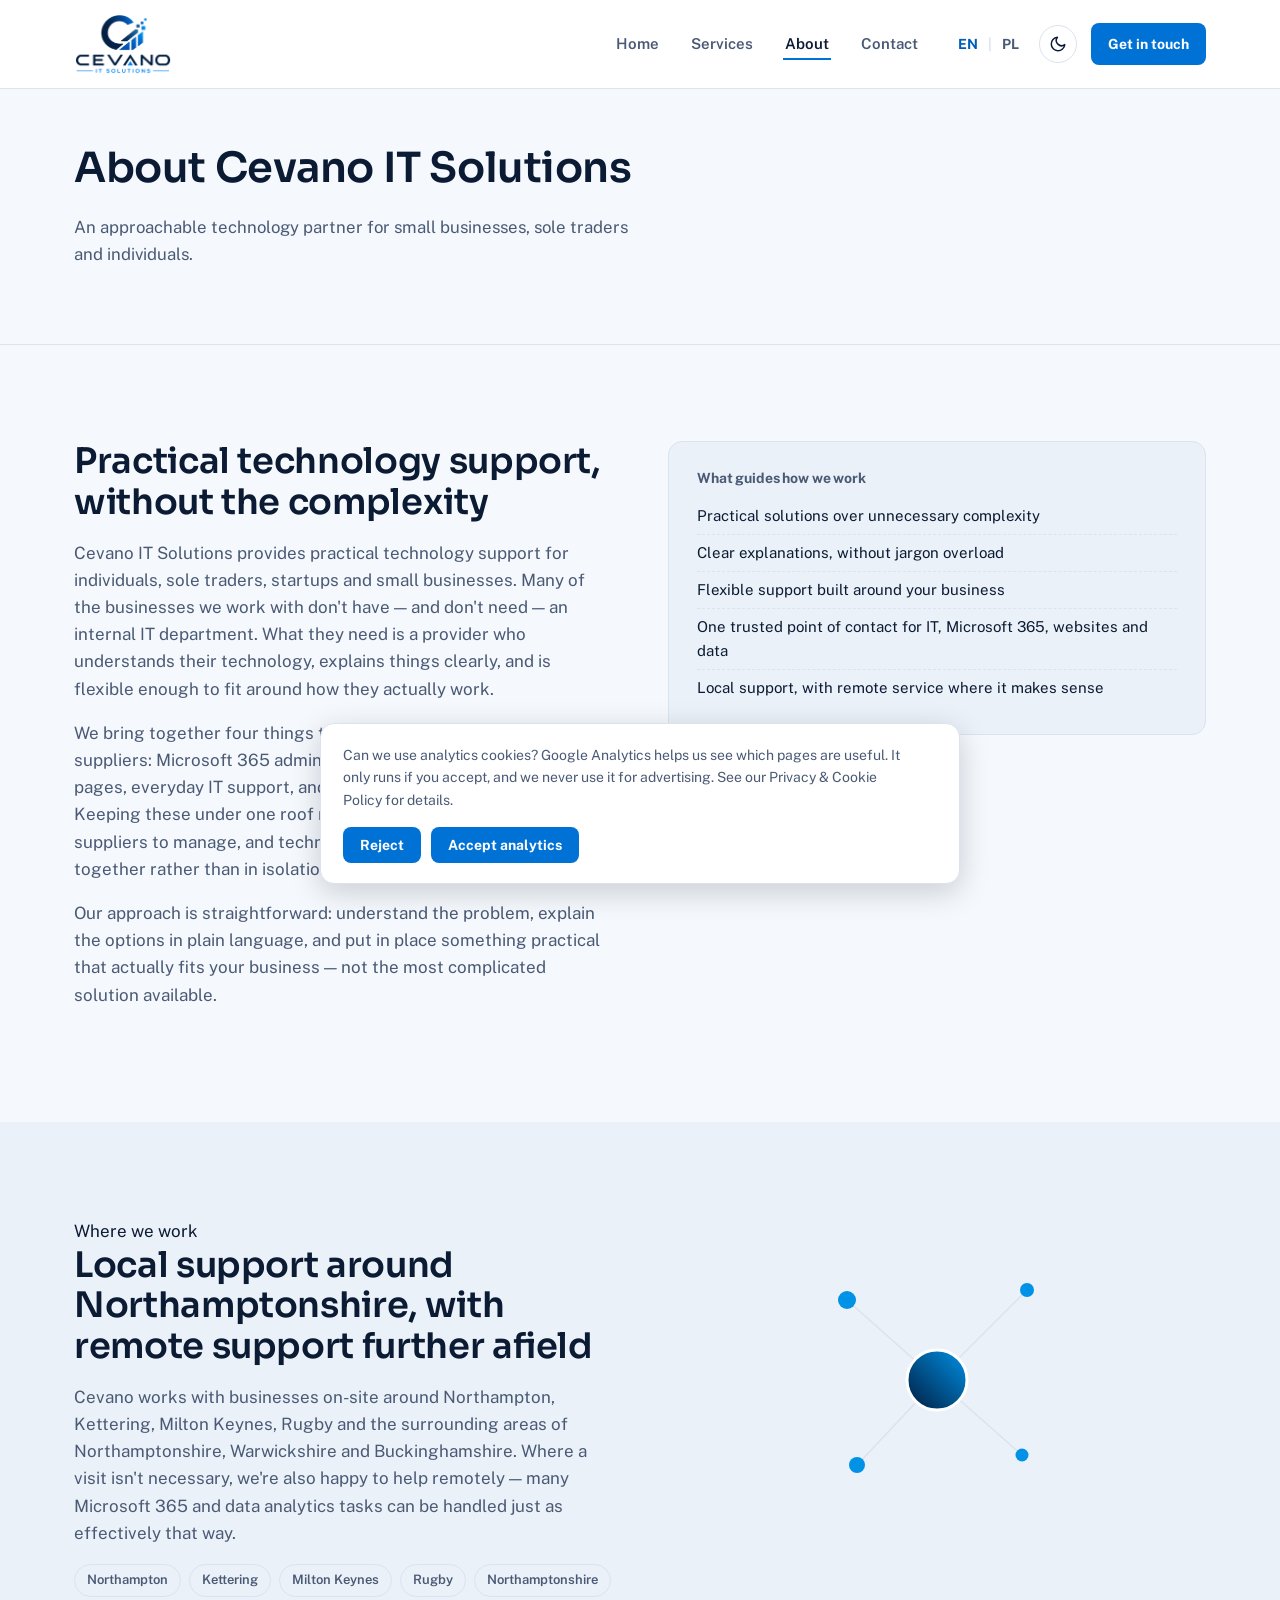
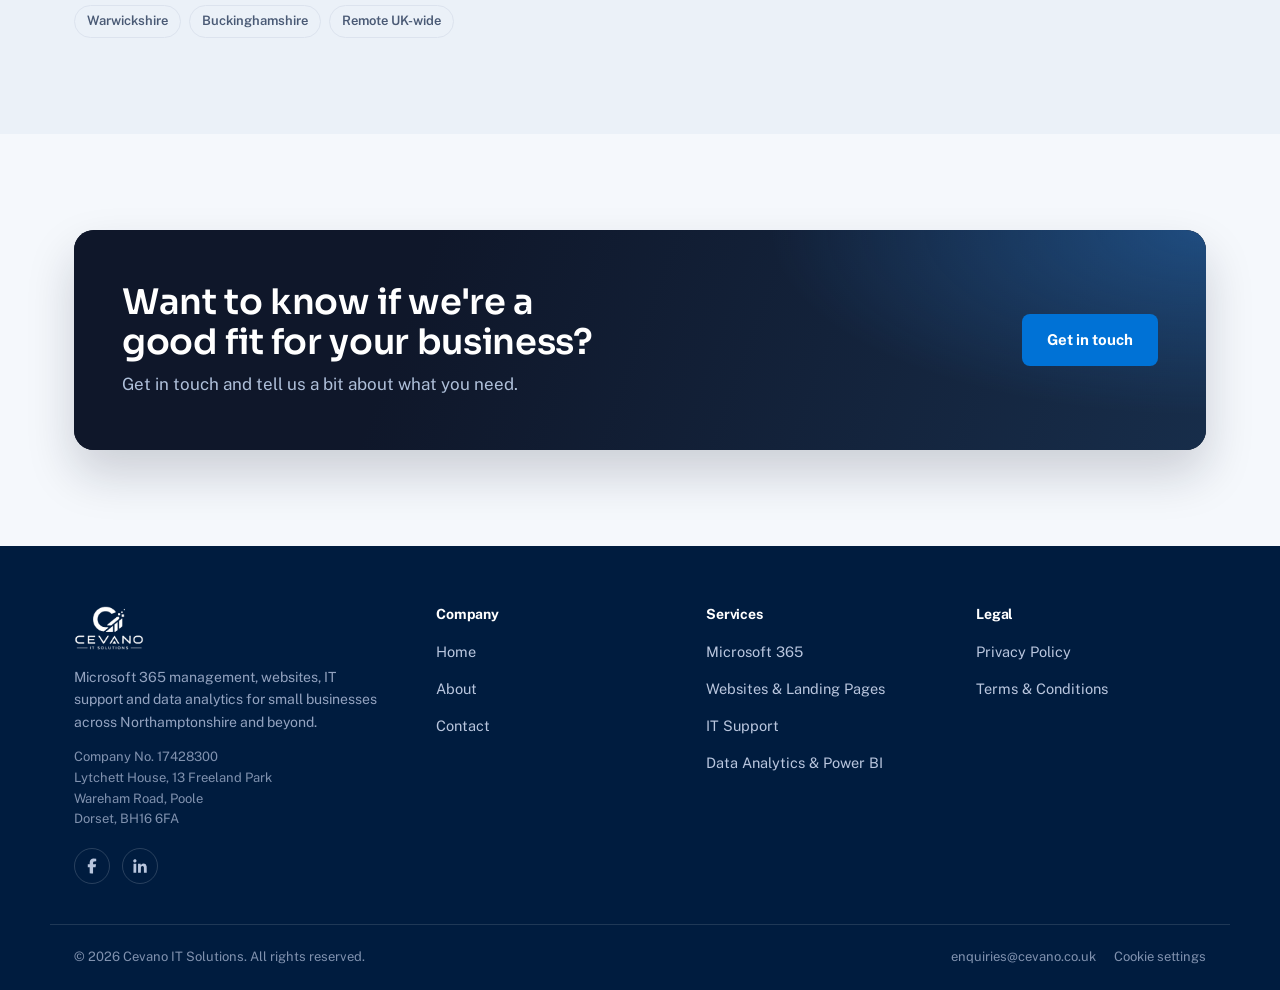
<file: about.html>
<!doctype html>
<html lang="en">
<head>
<meta charset="UTF-8">
<meta name="viewport" content="width=device-width, initial-scale=1">
<title>About Cevano IT Solutions | Practical IT for Small Businesses</title>
<meta name="description" content="Cevano IT Solutions provides practical, approachable IT support, Microsoft 365 management and data analytics for small businesses around Northamptonshire.">
<link rel="canonical" href="https://www.cevano.co.uk/about.html">
<link rel="alternate" hreflang="en" href="https://www.cevano.co.uk/about.html">
<link rel="alternate" hreflang="pl" href="https://www.cevano.co.uk/pl/about.html">
<link rel="alternate" hreflang="x-default" href="https://www.cevano.co.uk/about.html">
<meta property="og:type" content="website">
<meta property="og:site_name" content="Cevano IT Solutions">
<meta property="og:title" content="About Cevano IT Solutions | Practical IT for Small Businesses">
<meta property="og:description" content="Cevano IT Solutions provides practical, approachable IT support, Microsoft 365 management and data analytics for small businesses around Northamptonshire.">
<meta property="og:url" content="https://www.cevano.co.uk/about.html">
<meta property="og:image" content="https://www.cevano.co.uk/assets/img/og-image.jpg">
<meta property="og:locale" content="en_GB">
<meta name="twitter:card" content="summary_large_image">
<link rel="icon" href="assets/img/favicon-32.png" sizes="32x32">
<link rel="icon" href="assets/img/favicon-192.png" sizes="192x192">
<link rel="apple-touch-icon" href="assets/img/apple-touch-icon.png">
<link rel="manifest" href="site.webmanifest">
<link rel="preconnect" href="https://fonts.googleapis.com">
<link rel="preconnect" href="https://fonts.gstatic.com" crossorigin>
<link rel="stylesheet" href="css/style.css?v=20261110-1">
<script>(function(){try{var t=localStorage.getItem("cevano-theme");if(t==="dark"||t==="light"){document.documentElement.setAttribute("data-theme",t);}else if(window.matchMedia&&window.matchMedia("(prefers-color-scheme: dark)").matches){document.documentElement.setAttribute("data-theme","dark");}}catch(e){}})();</script>
</head>
<body>
<a class="skip-link" href="#main">Skip to main content</a>
<header class="site-header">
  <div class="header-inner">
    <a class="brand" href="index.html" aria-label="Cevano IT Solutions — home">
      <picture class="logo-light">
        <img src="assets/img/logo-trimmed-200.png" alt="Cevano IT Solutions" width="200" height="123">
      </picture>
      <picture class="logo-dark">
        <img src="assets/img/logo-white-200.png" alt="Cevano IT Solutions" width="200" height="125">
      </picture>
    </a>
    <nav class="main-nav" aria-label="Primary">
      <ul class="nav-links">
        <li><a href="index.html">Home</a></li>
        <li><a href="services.html">Services</a></li>
        <li><a href="about.html" aria-current="page">About</a></li>
        <li><a href="contact.html">Contact</a></li>
      </ul>
      <div class="header-actions">
        <div class="lang-switch" aria-label="Language switch">
          <a href="index.html" aria-current="true">EN</a><span aria-hidden="true">|</span><a href="pl/about.html">PL</a>
        </div>
        <button type="button" class="theme-toggle" data-theme-toggle aria-label="Toggle dark mode" aria-pressed="false">
          <svg class="icon-moon" viewBox="0 0 24 24" fill="none" stroke="currentColor" stroke-width="2" stroke-linecap="round" stroke-linejoin="round"><path d="M21 12.8A9 9 0 1 1 11.2 3a7 7 0 0 0 9.8 9.8Z"/></svg><svg class="icon-sun" viewBox="0 0 24 24" fill="none" stroke="currentColor" stroke-width="2" stroke-linecap="round"><circle cx="12" cy="12" r="4"/><path d="M12 2v2M12 20v2M4.9 4.9l1.4 1.4M17.7 17.7l1.4 1.4M2 12h2M20 12h2M4.9 19.1l1.4-1.4M17.7 6.3l1.4-1.4"/></svg>
        </button>
        <a class="btn btn-primary btn-sm" href="contact.html">Get in touch</a>
      </div>
    </nav>
    <a class="btn btn-primary btn-sm header-cta-mobile" href="contact.html">Get in touch</a>
    <button type="button" class="nav-toggle" data-nav-toggle aria-label="Menu" aria-expanded="false">
      <svg class="icon-menu" viewBox="0 0 24 24" fill="none" stroke="currentColor" stroke-width="2" stroke-linecap="round" aria-hidden="true"><path d="M4 7h16M4 12h16M4 17h16"/></svg><svg class="icon-close" viewBox="0 0 24 24" fill="none" stroke="currentColor" stroke-width="2" stroke-linecap="round" aria-hidden="true"><path d="M6 6l12 12M18 6 6 18"/></svg>
    </button>
  </div>
</header>

<main id="main">

<section class="page-hero">
  <div class="container">
    <h1>About Cevano IT Solutions</h1>
    <p>An approachable technology partner for small businesses, sole traders and individuals.</p>
  </div>
</section>

<section class="section">
  <div class="container about-layout">
    <div>
      <h2>Practical technology support, without the complexity</h2>
      <p>Cevano IT Solutions provides practical technology support for individuals, sole traders, startups and small businesses. Many of the businesses we work with don't have — and don't need — an internal IT department. What they need is a provider who understands their technology, explains things clearly, and is flexible enough to fit around how they actually work.</p>
      <p>We bring together four things that are usually handled by separate suppliers: Microsoft 365 administration, websites and landing pages, everyday IT support, and data analytics using Power BI. Keeping these under one roof means fewer handovers, fewer suppliers to manage, and technology decisions that are considered together rather than in isolation.</p>
      <p>Our approach is straightforward: understand the problem, explain the options in plain language, and put in place something practical that actually fits your business — not the most complicated solution available.</p>
    </div>
    <div>
      <div class="panel">
        <h3>What guides how we work</h3>
        <ul>
          <li>Practical solutions over unnecessary complexity</li>
          <li>Clear explanations, without jargon overload</li>
          <li>Flexible support built around your business</li>
          <li>One trusted point of contact for IT, Microsoft 365, websites and data</li>
          <li>Local support, with remote service where it makes sense</li>
        </ul>
      </div>
    </div>
  </div>
</section>

<section class="section section-alt">
  <div class="container about-layout">
    <div>
      <span class="kicker">Where we work</span>
      <h2>Local support around Northamptonshire, with remote support further afield</h2>
      <p>Cevano works with businesses on-site around Northampton, Kettering, Milton Keynes, Rugby and the surrounding areas of Northamptonshire, Warwickshire and Buckinghamshire. Where a visit isn't necessary, we're also happy to help remotely — many Microsoft 365 and data analytics tasks can be handled just as effectively that way.</p>
      <div class="area-tags">
        <span>Northampton</span><span>Kettering</span><span>Milton Keynes</span><span>Rugby</span>
        <span>Northamptonshire</span><span>Warwickshire</span><span>Buckinghamshire</span><span>Remote UK-wide</span>
      </div>
    </div>
    <div class="about-graphic"><svg viewBox="0 0 320 300" fill="none" xmlns="http://www.w3.org/2000/svg" role="img" aria-label="">
  <defs>
    <linearGradient id="aboutGrad" x1="0" y1="1" x2="1" y2="0">
      <stop offset="0" stop-color="var(--navy)"/>
      <stop offset="1" stop-color="var(--blue-light)"/>
    </linearGradient>
  </defs>
  <g stroke="var(--line)" stroke-width="1.5">
    <line x1="160" y1="150" x2="70" y2="70"/>
    <line x1="160" y1="150" x2="250" y2="60"/>
    <line x1="160" y1="150" x2="80" y2="235"/>
    <line x1="160" y1="150" x2="245" y2="225"/>
  </g>
  <circle cx="160" cy="150" r="30" fill="url(#aboutGrad)"/>
  <g fill="var(--blue-light)">
    <circle cx="70" cy="70" r="9"/>
    <circle cx="250" cy="60" r="7"/>
    <circle cx="80" cy="235" r="8"/>
    <circle cx="245" cy="225" r="6.5"/>
  </g>
  <circle cx="160" cy="150" r="30" fill="none" stroke="var(--surface)" stroke-width="3"/>
</svg></div>
  </div>
</section>

<section class="section">
  <div class="container">
    <div class="cta-banner">
      <div>
        <h2>Want to know if we're a good fit for your business?</h2>
        <p>Get in touch and tell us a bit about what you need.</p>
      </div>
      <a class="btn btn-primary" href="contact.html">Get in touch</a>
    </div>
  </div>
</section>

</main>
<footer class="site-footer">
  <div class="container footer-grid">
    <div class="footer-brand">
      <img src="assets/img/logo-white-200.png" alt="Cevano IT Solutions" width="200" height="125" loading="lazy">
      <p>Microsoft 365 management, websites, IT support and data analytics for small businesses across Northamptonshire and beyond.</p>
      <p class="company-meta">
        Company No. 17428300<br>
        Lytchett House, 13 Freeland Park<br>
        Wareham Road, Poole<br>
        Dorset, BH16 6FA
      </p>
      <div class="footer-social">
        <a href="https://www.facebook.com/profile.php?id=61594328187021" target="_blank" rel="noopener noreferrer" aria-label="Facebook"><svg viewBox="0 0 24 24" fill="currentColor"><path d="M17.59 2.23 L13.76 2.0 L12.09 2.37 L10.97 2.94 L9.95 3.97 L9.26 5.42 L8.95 7.15 L8.92 9.71 L6.38 9.73 L6.38 13.5 L8.92 13.51 L8.92 21.65 L11.12 22.0 L13.4 21.93 L13.4 13.51 L16.73 13.5 L17.41 9.81 L13.41 9.73 L13.48 7.33 L13.89 6.41 L14.65 5.86 L17.62 5.66 Z"/></svg></a>
        <a href="https://www.linkedin.com/company/cevano-it-solutions/" target="_blank" rel="noopener noreferrer" aria-label="LinkedIn"><svg viewBox="0 0 24 24" fill="currentColor" fill-rule="evenodd"><path d="M19.64 9.68 L20.91 12.59 L21.0 20.93 L17.25 20.93 L17.16 13.52 L16.41 12.26 L15.05 11.98 L13.97 12.35 L13.22 13.62 L13.12 20.93 L9.42 20.98 L9.38 9.02 L12.89 8.98 L12.94 10.62 L15.89 8.7 L18.19 8.88 Z M3.38 8.98 L7.03 9.02 L6.98 20.98 L3.28 20.93 Z M4.97 3.02 L5.81 3.12 L6.52 3.49 L7.03 4.05 L7.36 4.99 L7.31 5.7 L6.94 6.49 L6.33 7.05 L5.44 7.38 L4.5 7.29 L3.89 6.96 L3.23 6.21 L3.0 5.46 L3.05 4.71 L3.42 3.91 L4.03 3.35 Z"/></svg></a>
      </div>
    </div>
    <div class="footer-col">
      <h4>Company</h4>
      <ul>
        <li><a href="index.html">Home</a></li>
        <li><a href="about.html">About</a></li>
        <li><a href="contact.html">Contact</a></li>
      </ul>
    </div>
    <div class="footer-col">
      <h4>Services</h4>
      <ul>
        <li><a href="services.html#microsoft-365">Microsoft 365</a></li>
<li><a href="services.html#websites">Websites &amp; Landing Pages</a></li>
<li><a href="services.html#it-support">IT Support</a></li>
<li><a href="services.html#data-analytics">Data Analytics &amp; Power BI</a></li>
      </ul>
    </div>
    <div class="footer-col">
      <h4>Legal</h4>
      <ul>
        <li><a href="legal/privacy-policy.html">Privacy Policy</a></li>
        <li><a href="legal/terms.html">Terms & Conditions</a></li>
      </ul>
    </div>
  </div>
  <div class="container footer-bottom">
    <span>&copy; 2026 Cevano IT Solutions. All rights reserved.</span>
    <div class="footer-legal-links">
      <a href="mailto:enquiries@cevano.co.uk">enquiries@cevano.co.uk</a>
      <button type="button" class="link-button" data-cookie-settings>Cookie settings</button>
    </div>
  </div>
</footer>

<div class="cookie-banner" data-cookie-banner role="dialog" aria-label="Cookie consent">
  <p>Can we use analytics cookies? Google Analytics helps us see which pages are useful. It only runs if you accept, and we never use it for advertising. See our <a href="legal/privacy-policy.html">Privacy &amp; Cookie Policy</a> for details.</p>
  <div class="cookie-actions">
    <button type="button" class="btn btn-primary btn-sm" data-cookie-reject>Reject</button>
    <button type="button" class="btn btn-primary btn-sm" data-cookie-accept>Accept analytics</button>
  </div>
</div>

<script src="js/main.js?v=20261110-1" defer></script>

</body>
</html>
</file>
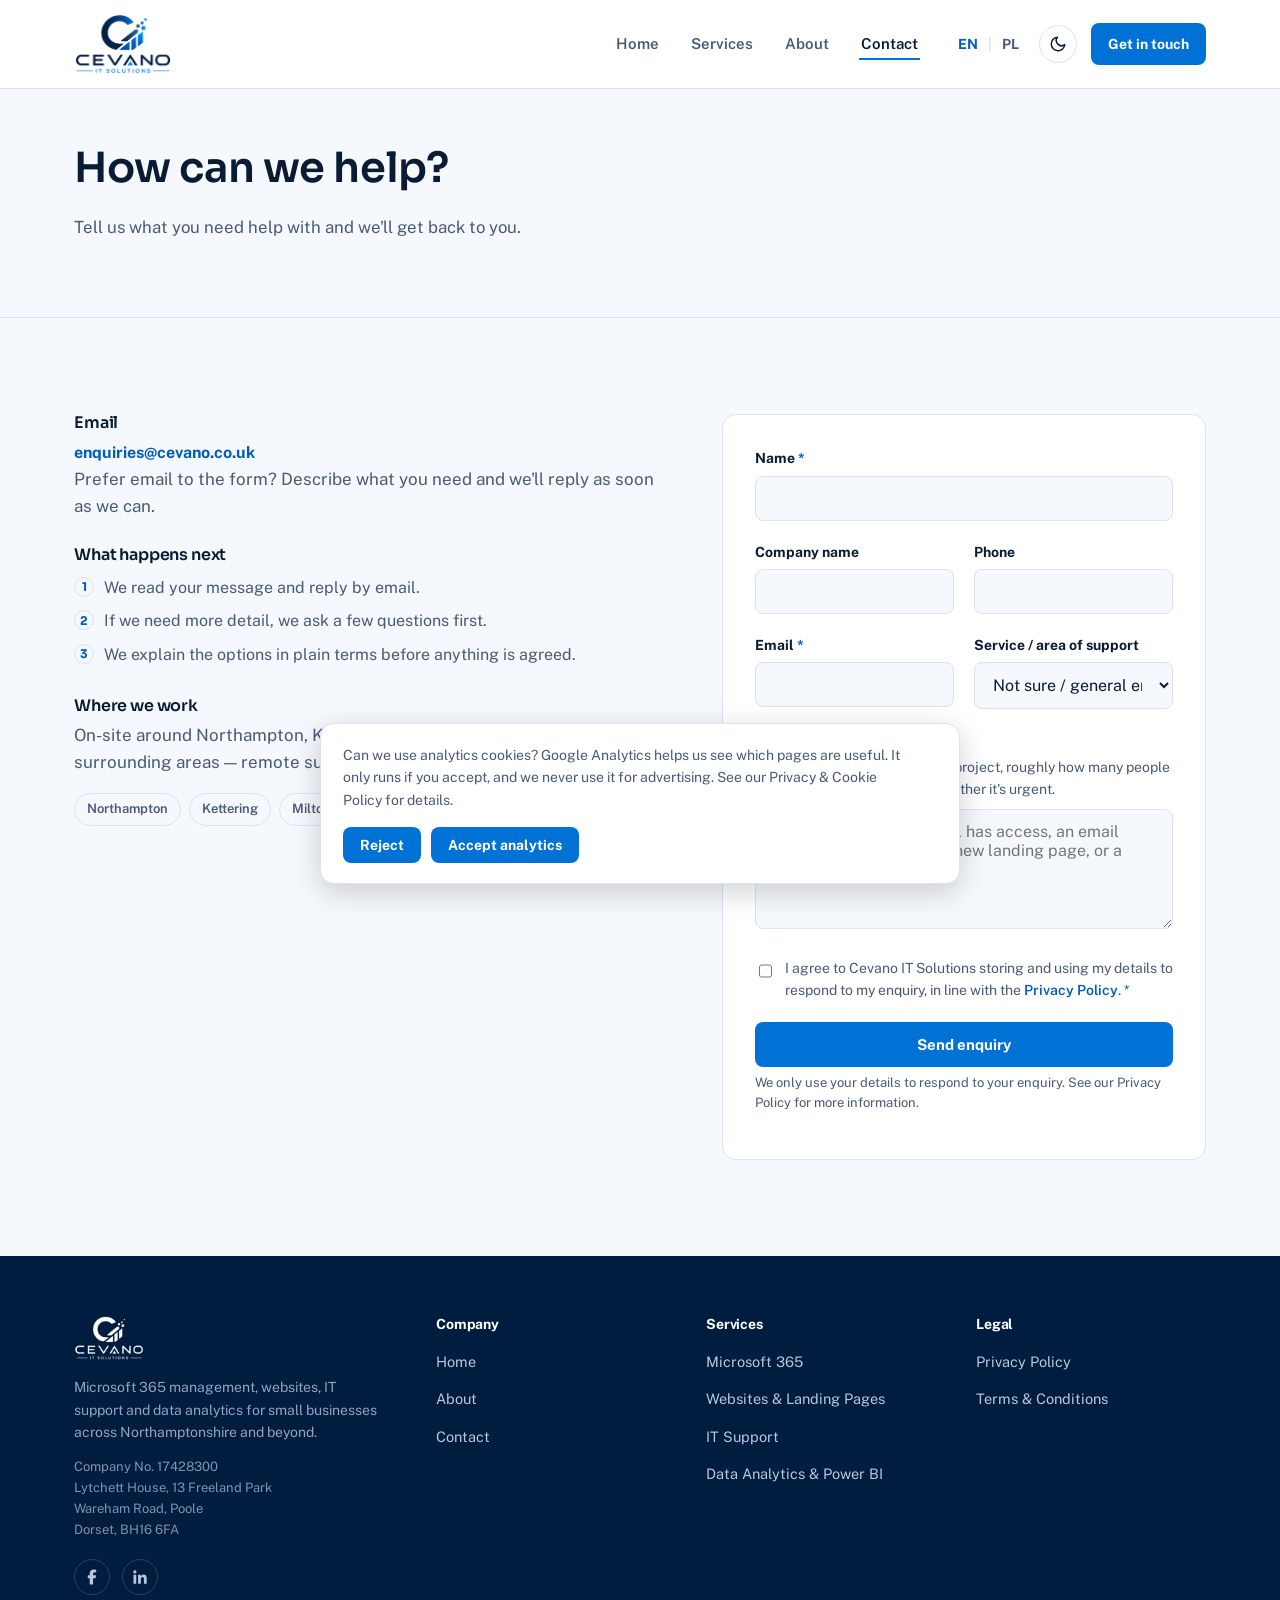
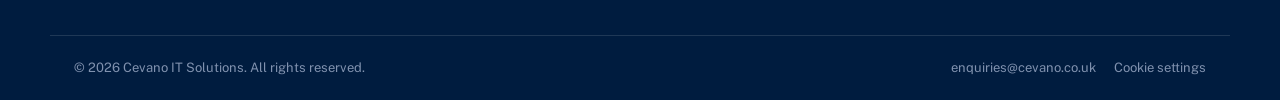
<file: contact.html>
<!doctype html>
<html lang="en">
<head>
<meta charset="UTF-8">
<meta name="viewport" content="width=device-width, initial-scale=1">
<title>Contact Cevano IT Solutions | Get in Touch</title>
<meta name="description" content="Get in touch with Cevano IT Solutions for IT support, Microsoft 365 or data analytics — serving Northampton, Kettering, Milton Keynes, Rugby and remote clients UK-wide.">
<link rel="canonical" href="https://www.cevano.co.uk/contact.html">
<link rel="alternate" hreflang="en" href="https://www.cevano.co.uk/contact.html">
<link rel="alternate" hreflang="pl" href="https://www.cevano.co.uk/pl/contact.html">
<link rel="alternate" hreflang="x-default" href="https://www.cevano.co.uk/contact.html">
<meta property="og:type" content="website">
<meta property="og:site_name" content="Cevano IT Solutions">
<meta property="og:title" content="Contact Cevano IT Solutions | Get in Touch">
<meta property="og:description" content="Get in touch with Cevano IT Solutions for IT support, Microsoft 365 or data analytics — serving Northampton, Kettering, Milton Keynes, Rugby and remote clients UK-wide.">
<meta property="og:url" content="https://www.cevano.co.uk/contact.html">
<meta property="og:image" content="https://www.cevano.co.uk/assets/img/og-image.jpg">
<meta property="og:locale" content="en_GB">
<meta name="twitter:card" content="summary_large_image">
<link rel="icon" href="assets/img/favicon-32.png" sizes="32x32">
<link rel="icon" href="assets/img/favicon-192.png" sizes="192x192">
<link rel="apple-touch-icon" href="assets/img/apple-touch-icon.png">
<link rel="manifest" href="site.webmanifest">
<link rel="preconnect" href="https://fonts.googleapis.com">
<link rel="preconnect" href="https://fonts.gstatic.com" crossorigin>
<link rel="stylesheet" href="css/style.css?v=20261110-1">
<script>(function(){try{var t=localStorage.getItem("cevano-theme");if(t==="dark"||t==="light"){document.documentElement.setAttribute("data-theme",t);}else if(window.matchMedia&&window.matchMedia("(prefers-color-scheme: dark)").matches){document.documentElement.setAttribute("data-theme","dark");}}catch(e){}})();</script>
</head>
<body>
<a class="skip-link" href="#main">Skip to main content</a>
<header class="site-header">
  <div class="header-inner">
    <a class="brand" href="index.html" aria-label="Cevano IT Solutions — home">
      <picture class="logo-light">
        <img src="assets/img/logo-trimmed-200.png" alt="Cevano IT Solutions" width="200" height="123">
      </picture>
      <picture class="logo-dark">
        <img src="assets/img/logo-white-200.png" alt="Cevano IT Solutions" width="200" height="125">
      </picture>
    </a>
    <nav class="main-nav" aria-label="Primary">
      <ul class="nav-links">
        <li><a href="index.html">Home</a></li>
        <li><a href="services.html">Services</a></li>
        <li><a href="about.html">About</a></li>
        <li><a href="contact.html" aria-current="page">Contact</a></li>
      </ul>
      <div class="header-actions">
        <div class="lang-switch" aria-label="Language switch">
          <a href="index.html" aria-current="true">EN</a><span aria-hidden="true">|</span><a href="pl/contact.html">PL</a>
        </div>
        <button type="button" class="theme-toggle" data-theme-toggle aria-label="Toggle dark mode" aria-pressed="false">
          <svg class="icon-moon" viewBox="0 0 24 24" fill="none" stroke="currentColor" stroke-width="2" stroke-linecap="round" stroke-linejoin="round"><path d="M21 12.8A9 9 0 1 1 11.2 3a7 7 0 0 0 9.8 9.8Z"/></svg><svg class="icon-sun" viewBox="0 0 24 24" fill="none" stroke="currentColor" stroke-width="2" stroke-linecap="round"><circle cx="12" cy="12" r="4"/><path d="M12 2v2M12 20v2M4.9 4.9l1.4 1.4M17.7 17.7l1.4 1.4M2 12h2M20 12h2M4.9 19.1l1.4-1.4M17.7 6.3l1.4-1.4"/></svg>
        </button>
        <a class="btn btn-primary btn-sm" href="contact.html">Get in touch</a>
      </div>
    </nav>
    <a class="btn btn-primary btn-sm header-cta-mobile" href="contact.html">Get in touch</a>
    <button type="button" class="nav-toggle" data-nav-toggle aria-label="Menu" aria-expanded="false">
      <svg class="icon-menu" viewBox="0 0 24 24" fill="none" stroke="currentColor" stroke-width="2" stroke-linecap="round" aria-hidden="true"><path d="M4 7h16M4 12h16M4 17h16"/></svg><svg class="icon-close" viewBox="0 0 24 24" fill="none" stroke="currentColor" stroke-width="2" stroke-linecap="round" aria-hidden="true"><path d="M6 6l12 12M18 6 6 18"/></svg>
    </button>
  </div>
</header>

<main id="main">

<section class="page-hero">
  <div class="container">
    <h1>How can we help?</h1>
    <p>Tell us what you need help with and we'll get back to you.</p>
  </div>
</section>

<section class="section">
  <div class="container contact-layout">
    <div class="contact-info">
      <div class="info-block">
        <h2>Email</h2>
        <a class="email-link" href="mailto:enquiries@cevano.co.uk">enquiries@cevano.co.uk</a>
        <p>Prefer email to the form? Describe what you need and we'll reply as soon as we can.</p>
      </div>
      <div class="info-block">
        <h2>What happens next</h2>
        <ol class="next-steps">
          <li>We read your message and reply by email.</li>
          <li>If we need more detail, we ask a few questions first.</li>
          <li>We explain the options in plain terms before anything is agreed.</li>
        </ol>
      </div>
      <div class="info-block">
        <h2>Where we work</h2>
        <p>On-site around Northampton, Kettering, Milton Keynes, Rugby and the surrounding areas — remote support available further afield.</p>
        <div class="area-tags">
          <span>Northampton</span><span>Kettering</span><span>Milton Keynes</span><span>Rugby</span><span>Remote UK-wide</span>
        </div>
      </div>
    </div>

    <div class="form-card">
      <form data-contact-form action="/api/contact" method="post"
            data-success-msg="Thank you, your enquiry has been sent. We'll reply by email to the address you gave, as soon as we can. There's nothing else you need to do for now."
            data-success-email-msg="Thank you, your enquiry has been sent. We'll reply by email to {email}, as soon as we can. There's nothing else you need to do for now."
            data-error-msg="Sorry, your enquiry couldn't be sent. Please try again in a moment, or email us at"
            data-submit-label="Send enquiry" data-too-fast="Please wait a moment, then press Send again." data-sending="Sending…">
        <input type="hidden" name="_lang" value="en">
        <div class="hp-field" aria-hidden="true">
          <label for="company_website">Leave this field empty</label>
          <input type="text" id="company_website" name="company_website" tabindex="-1" autocomplete="off">
        </div>

        <div class="form-row">
          <label for="name">Name <span class="req">*</span></label>
          <input type="text" id="name" name="name" maxlength="120" required autocomplete="name">
        </div>

        <div class="form-two">
          <div class="form-row">
            <label for="company">Company name</label>
            <input type="text" id="company" name="company" maxlength="120" autocomplete="organization">
          </div>
          <div class="form-row">
            <label for="phone">Phone</label>
            <input type="tel" id="phone" name="phone" maxlength="40" autocomplete="tel">
          </div>
        </div>

        <div class="form-two">
          <div class="form-row">
            <label for="email">Email <span class="req">*</span></label>
            <input type="email" id="email" name="email" maxlength="254" required autocomplete="email">
          </div>
          <div class="form-row">
            <label for="service">Service / area of support</label>
            <select id="service" name="service">
              <option value="">Not sure / general enquiry</option>
              <option value="Microsoft 365">Microsoft 365</option>
              <option value="Website / landing page">Website / landing page</option>
              <option value="IT Support">IT Support</option>
              <option value="Data Analytics / Power BI">Data Analytics / Power BI</option>
              <option value="Networking & AV">Networking &amp; AV</option>
              <option value="IT Assets & Documentation">IT Assets &amp; Documentation</option>
              <option value="Domains & Email">Domains &amp; Email</option>
              <option value="Other">Other</option>
            </select>
          </div>
        </div>

        <div class="form-row">
          <label for="message">Message <span class="req">*</span></label>
          <p class="field-hint" id="message_hint">Briefly describe the problem or project, roughly how many people or devices are involved, and whether it's urgent.</p>
          <textarea id="message" name="message" maxlength="5000" required aria-describedby="message_hint" placeholder="For example: a leaver still has access, an email went missing, we need a new landing page, or a laptop needs setting up."></textarea>
        </div>

        <div class="form-row">
          <label style="display:flex; gap:10px; font-weight:400; align-items:flex-start; cursor:pointer;">
            <input type="checkbox" required name="consent" style="width:auto; margin-top:4px;">
            <span style="font-size:14px; color:var(--slate);">I agree to Cevano IT Solutions storing and using my details to respond to my enquiry, in line with the <a href="legal/privacy-policy.html" style="color:var(--blue-mid); font-weight:600;">Privacy Policy</a>. <span class="req">*</span></span>
          </label>
        </div>

        <button type="submit" class="btn btn-primary" data-form-submit style="width:100%;">Send enquiry</button>
        <div class="form-status" data-form-status aria-live="polite"></div>
        <p class="form-note">We only use your details to respond to your enquiry. See our <a href="legal/privacy-policy.html">Privacy Policy</a> for more information.</p>
      </form>
      <div class="form-done" data-form-done hidden>
        <h2 tabindex="-1" data-done-heading>Enquiry sent</h2>
        <p data-done-with-email hidden>We'll reply by email to <strong data-done-email></strong>, as soon as we can.</p>
        <p data-done-no-email>We'll reply by email to the address you gave, as soon as we can.</p>
        <div class="form-done-copy" data-done-copy-wrap hidden>
          <h3>What you sent</h3>
          <p data-done-copy></p>
        </div>
        <div class="form-done-actions">
          <button type="button" class="btn btn-outline" data-done-again>Send another enquiry</button>
          <a class="btn-ghost" href="services.html">Back to services →</a>
        </div>
      </div>
    </div>
  </div>
</section>

</main>
<footer class="site-footer">
  <div class="container footer-grid">
    <div class="footer-brand">
      <img src="assets/img/logo-white-200.png" alt="Cevano IT Solutions" width="200" height="125" loading="lazy">
      <p>Microsoft 365 management, websites, IT support and data analytics for small businesses across Northamptonshire and beyond.</p>
      <p class="company-meta">
        Company No. 17428300<br>
        Lytchett House, 13 Freeland Park<br>
        Wareham Road, Poole<br>
        Dorset, BH16 6FA
      </p>
      <div class="footer-social">
        <a href="https://www.facebook.com/profile.php?id=61594328187021" target="_blank" rel="noopener noreferrer" aria-label="Facebook"><svg viewBox="0 0 24 24" fill="currentColor"><path d="M17.59 2.23 L13.76 2.0 L12.09 2.37 L10.97 2.94 L9.95 3.97 L9.26 5.42 L8.95 7.15 L8.92 9.71 L6.38 9.73 L6.38 13.5 L8.92 13.51 L8.92 21.65 L11.12 22.0 L13.4 21.93 L13.4 13.51 L16.73 13.5 L17.41 9.81 L13.41 9.73 L13.48 7.33 L13.89 6.41 L14.65 5.86 L17.62 5.66 Z"/></svg></a>
        <a href="https://www.linkedin.com/company/cevano-it-solutions/" target="_blank" rel="noopener noreferrer" aria-label="LinkedIn"><svg viewBox="0 0 24 24" fill="currentColor" fill-rule="evenodd"><path d="M19.64 9.68 L20.91 12.59 L21.0 20.93 L17.25 20.93 L17.16 13.52 L16.41 12.26 L15.05 11.98 L13.97 12.35 L13.22 13.62 L13.12 20.93 L9.42 20.98 L9.38 9.02 L12.89 8.98 L12.94 10.62 L15.89 8.7 L18.19 8.88 Z M3.38 8.98 L7.03 9.02 L6.98 20.98 L3.28 20.93 Z M4.97 3.02 L5.81 3.12 L6.52 3.49 L7.03 4.05 L7.36 4.99 L7.31 5.7 L6.94 6.49 L6.33 7.05 L5.44 7.38 L4.5 7.29 L3.89 6.96 L3.23 6.21 L3.0 5.46 L3.05 4.71 L3.42 3.91 L4.03 3.35 Z"/></svg></a>
      </div>
    </div>
    <div class="footer-col">
      <h4>Company</h4>
      <ul>
        <li><a href="index.html">Home</a></li>
        <li><a href="about.html">About</a></li>
        <li><a href="contact.html">Contact</a></li>
      </ul>
    </div>
    <div class="footer-col">
      <h4>Services</h4>
      <ul>
        <li><a href="services.html#microsoft-365">Microsoft 365</a></li>
<li><a href="services.html#websites">Websites &amp; Landing Pages</a></li>
<li><a href="services.html#it-support">IT Support</a></li>
<li><a href="services.html#data-analytics">Data Analytics &amp; Power BI</a></li>
      </ul>
    </div>
    <div class="footer-col">
      <h4>Legal</h4>
      <ul>
        <li><a href="legal/privacy-policy.html">Privacy Policy</a></li>
        <li><a href="legal/terms.html">Terms & Conditions</a></li>
      </ul>
    </div>
  </div>
  <div class="container footer-bottom">
    <span>&copy; 2026 Cevano IT Solutions. All rights reserved.</span>
    <div class="footer-legal-links">
      <a href="mailto:enquiries@cevano.co.uk">enquiries@cevano.co.uk</a>
      <button type="button" class="link-button" data-cookie-settings>Cookie settings</button>
    </div>
  </div>
</footer>

<div class="cookie-banner" data-cookie-banner role="dialog" aria-label="Cookie consent">
  <p>Can we use analytics cookies? Google Analytics helps us see which pages are useful. It only runs if you accept, and we never use it for advertising. See our <a href="legal/privacy-policy.html">Privacy &amp; Cookie Policy</a> for details.</p>
  <div class="cookie-actions">
    <button type="button" class="btn btn-primary btn-sm" data-cookie-reject>Reject</button>
    <button type="button" class="btn btn-primary btn-sm" data-cookie-accept>Accept analytics</button>
  </div>
</div>

<script src="js/main.js?v=20261110-1" defer></script>

</body>
</html>
</file>
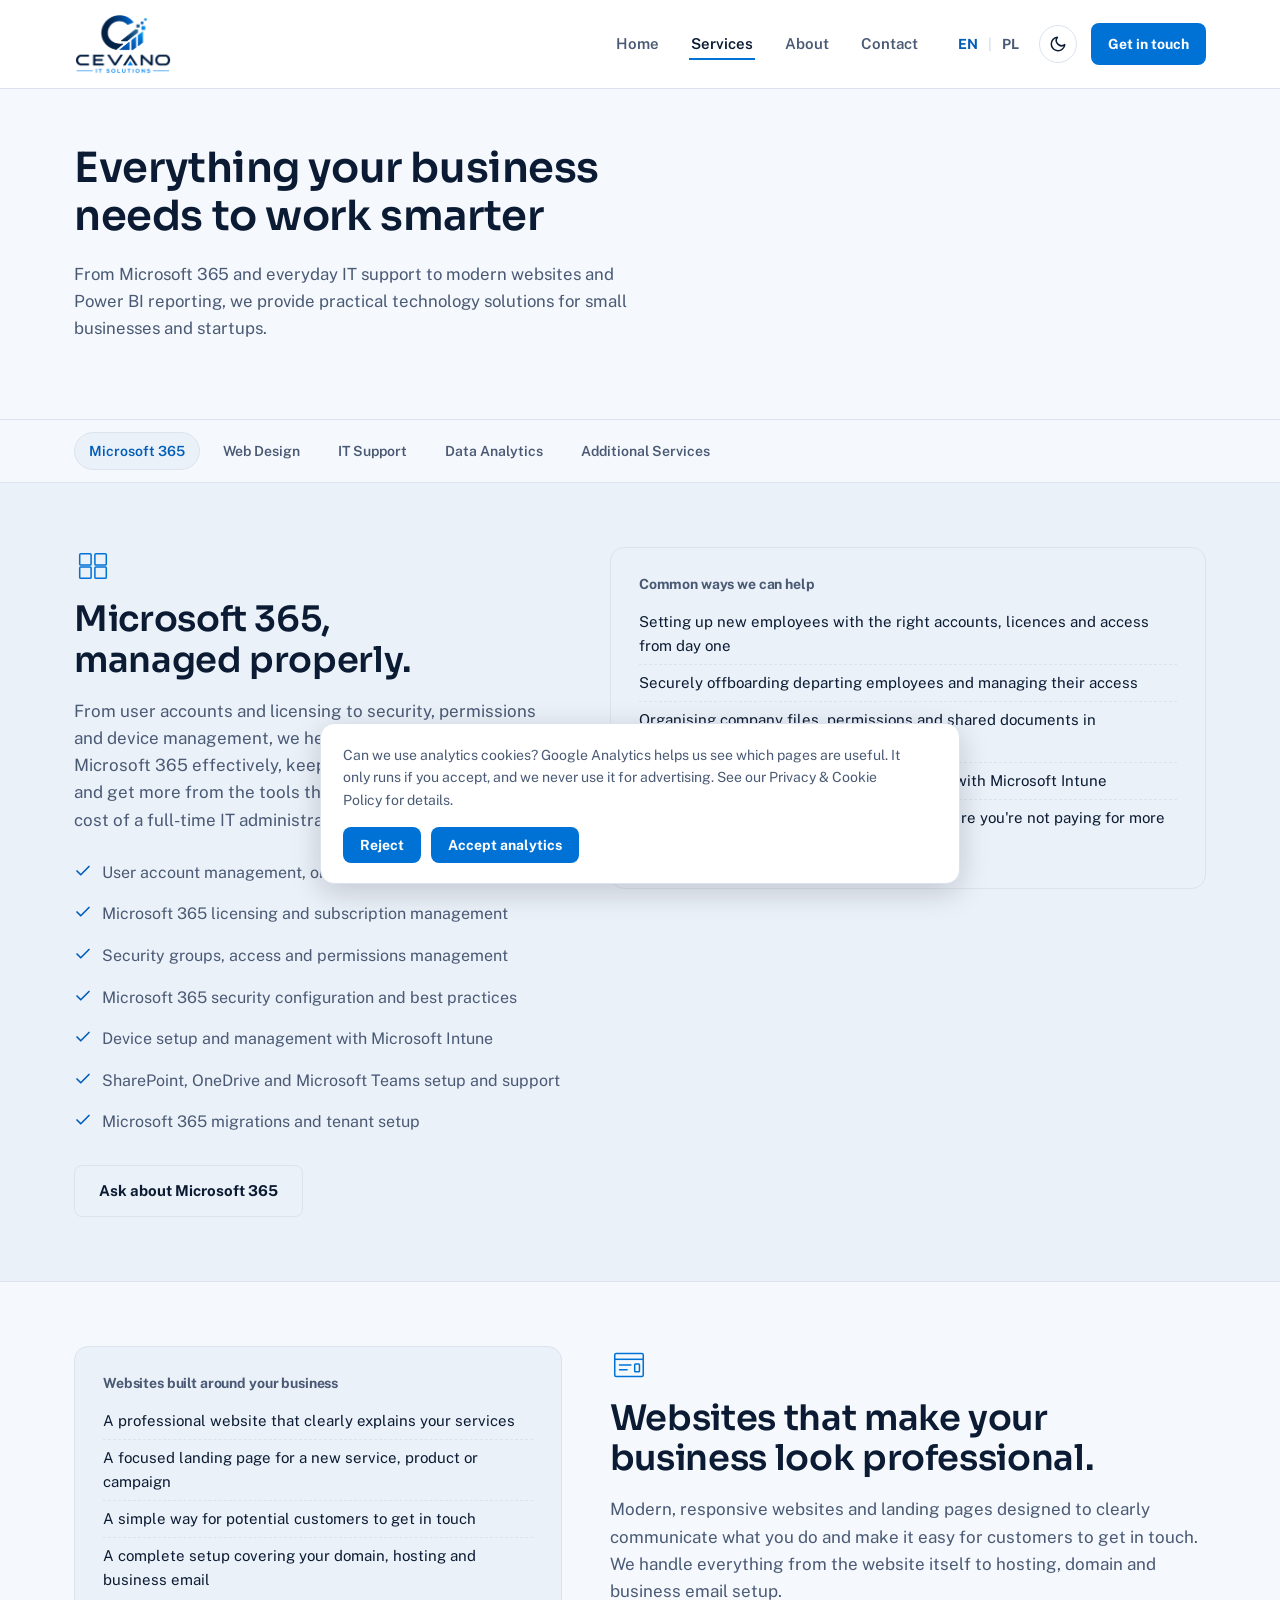
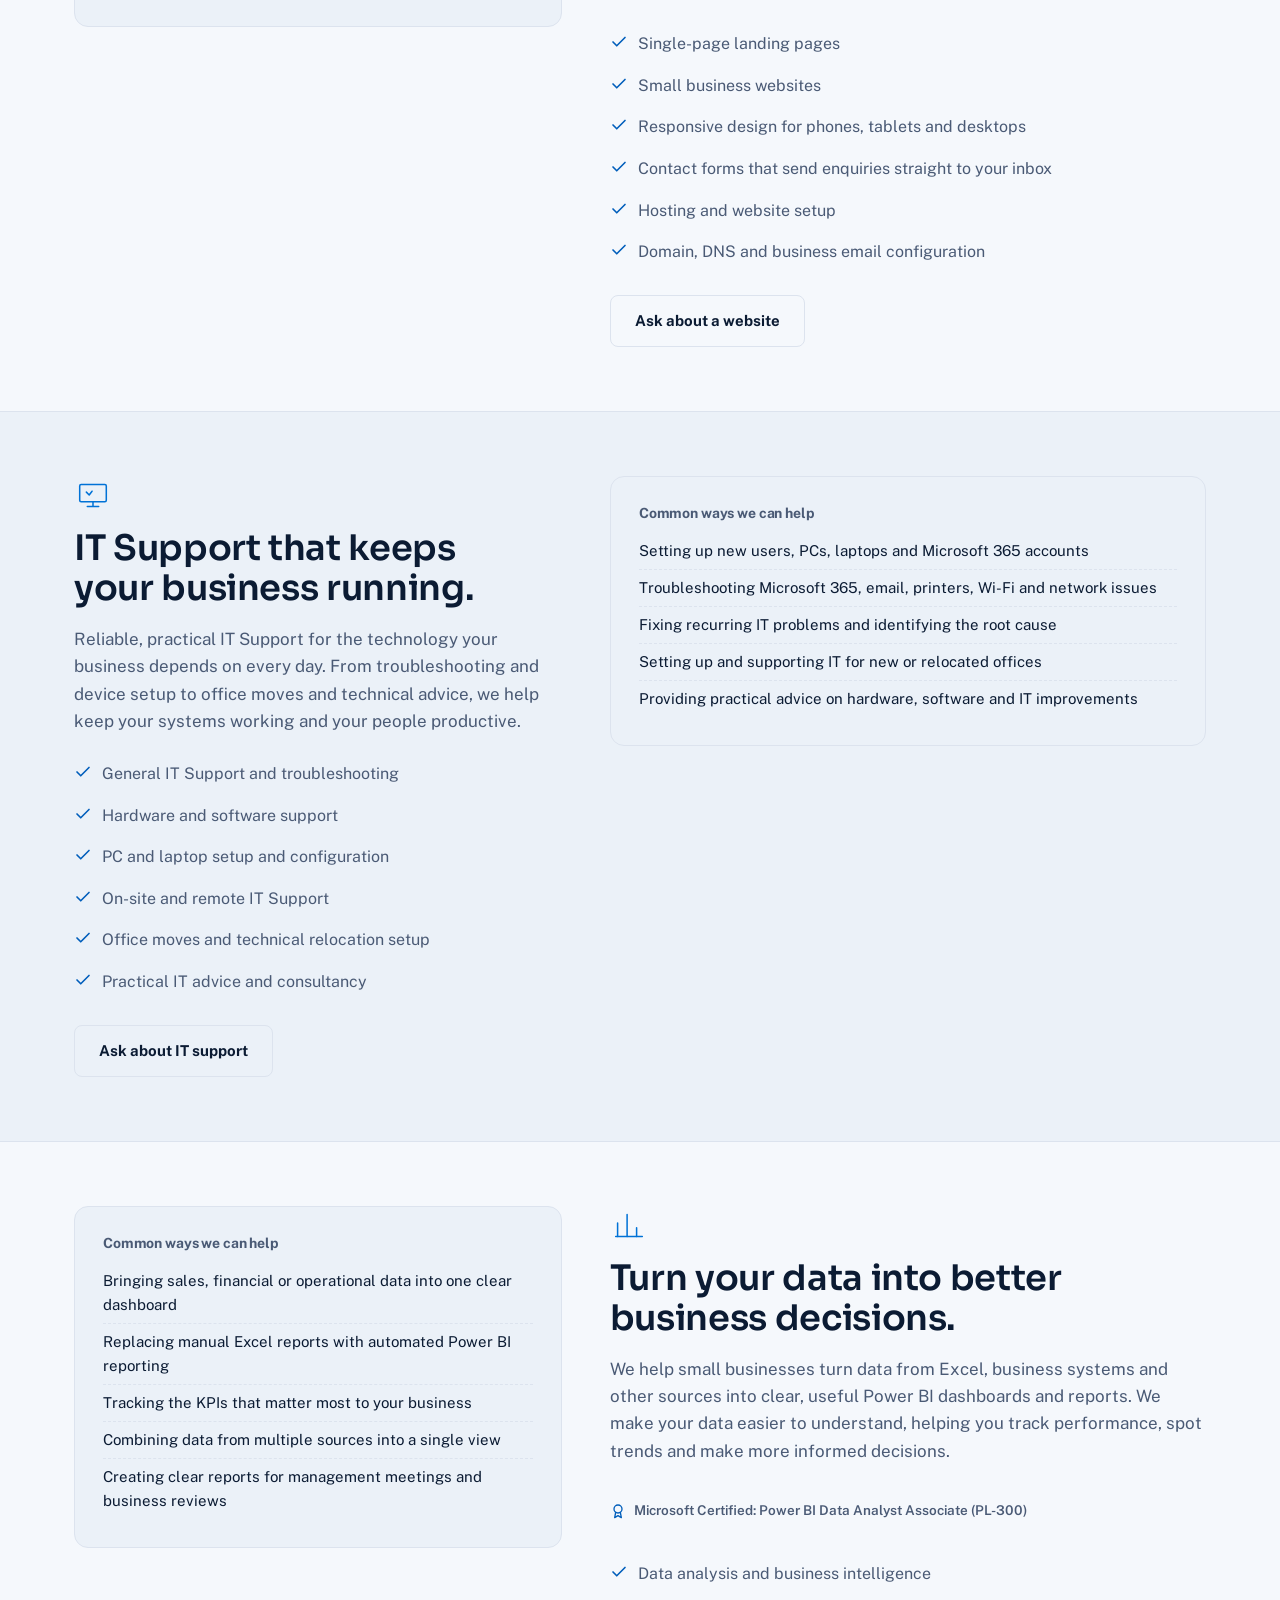
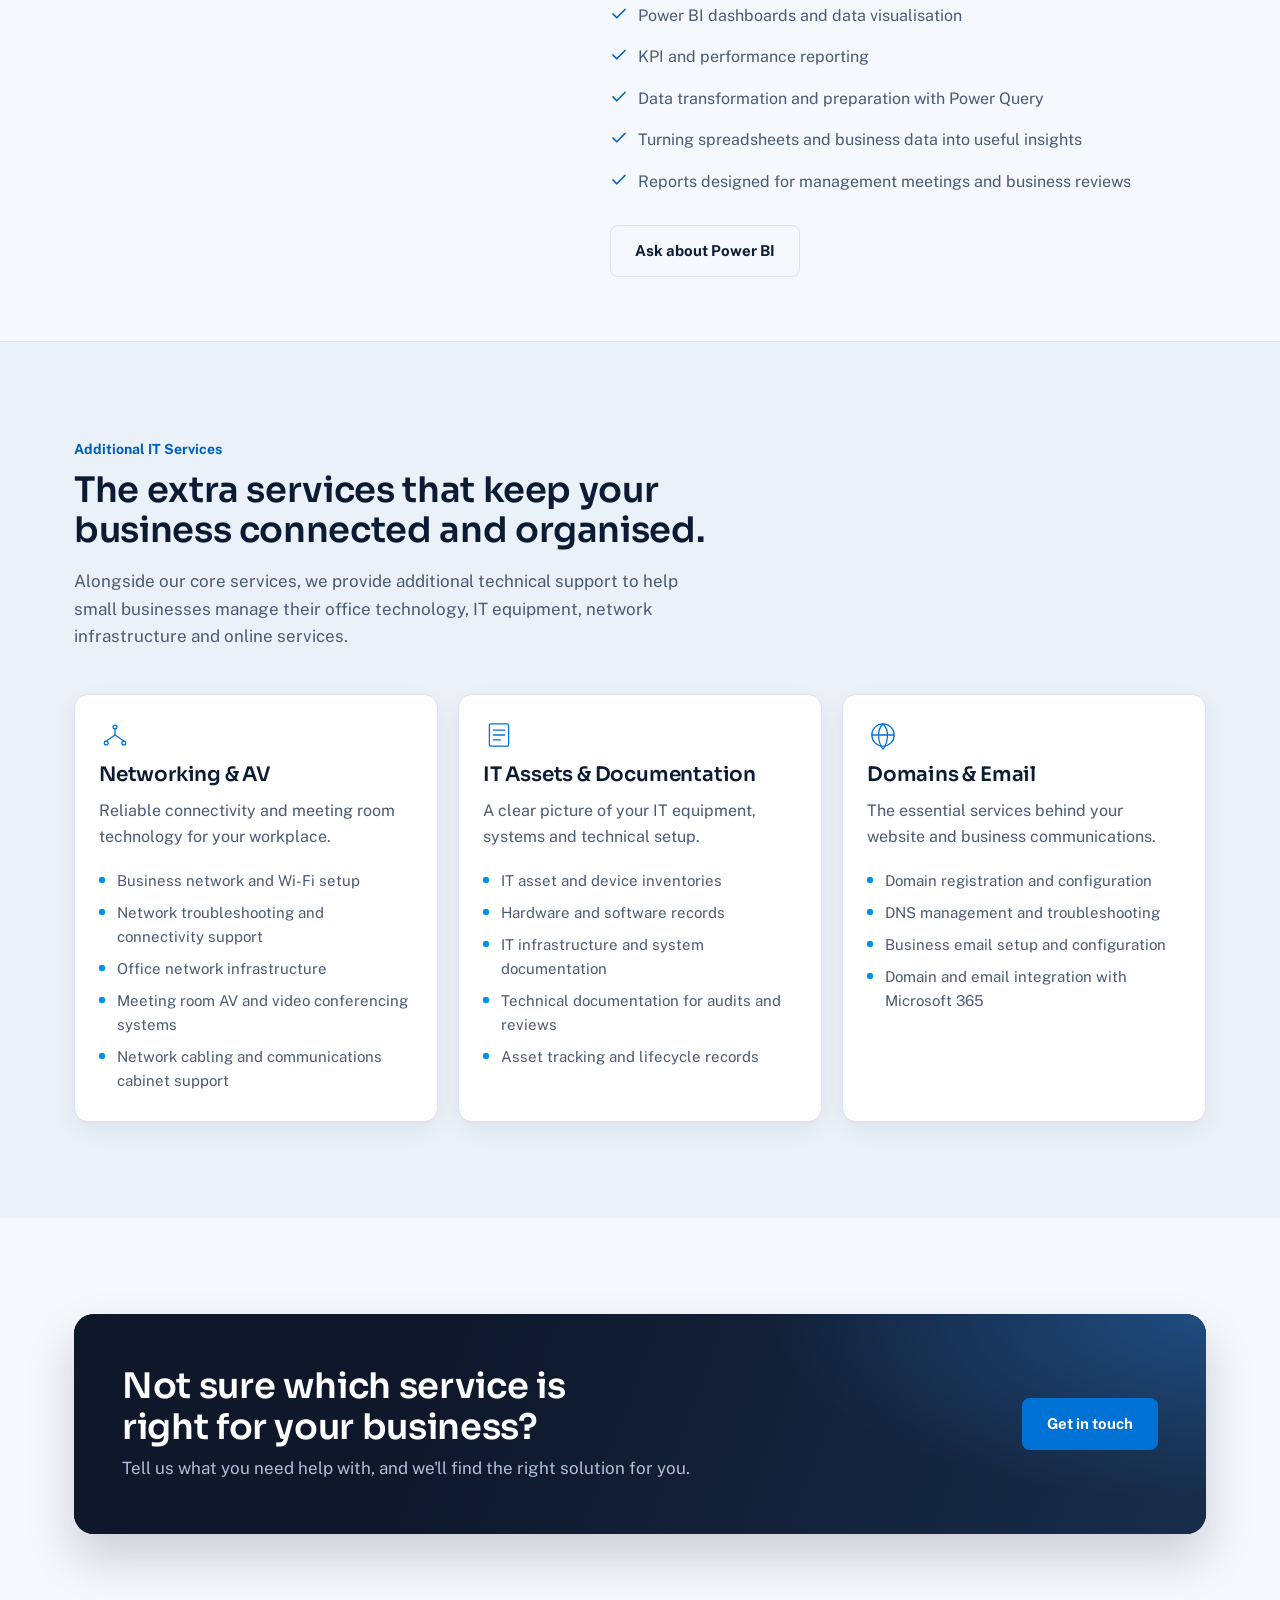
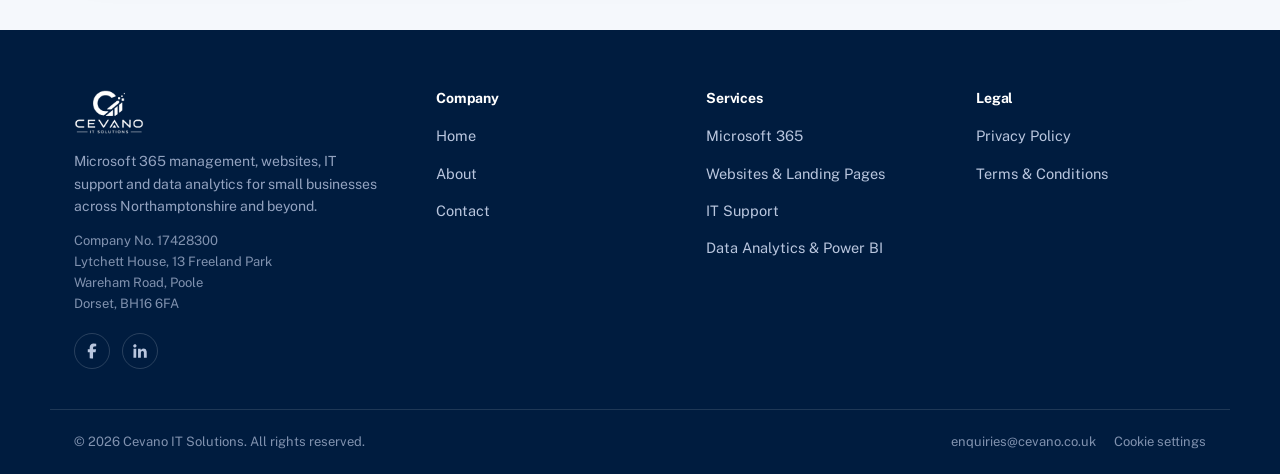
<file: services.html>
<!doctype html>
<html lang="en">
<head>
<meta charset="UTF-8">
<meta name="viewport" content="width=device-width, initial-scale=1">
<title>Services | Microsoft 365, Websites, IT Support &amp; Data Analytics — Cevano</title>
<meta name="description" content="Microsoft 365 administration, websites and landing pages, IT support and Power BI data analytics for small businesses, explained in plain English.">
<link rel="canonical" href="https://www.cevano.co.uk/services.html">
<link rel="alternate" hreflang="en" href="https://www.cevano.co.uk/services.html">
<link rel="alternate" hreflang="pl" href="https://www.cevano.co.uk/pl/services.html">
<link rel="alternate" hreflang="x-default" href="https://www.cevano.co.uk/services.html">
<meta property="og:type" content="website">
<meta property="og:site_name" content="Cevano IT Solutions">
<meta property="og:title" content="Services | Microsoft 365, Websites, IT Support &amp; Data Analytics — Cevano">
<meta property="og:description" content="Microsoft 365 administration, websites and landing pages, IT support and Power BI data analytics for small businesses, explained in plain English.">
<meta property="og:url" content="https://www.cevano.co.uk/services.html">
<meta property="og:image" content="https://www.cevano.co.uk/assets/img/og-image.jpg">
<meta property="og:locale" content="en_GB">
<meta name="twitter:card" content="summary_large_image">
<link rel="icon" href="assets/img/favicon-32.png" sizes="32x32">
<link rel="icon" href="assets/img/favicon-192.png" sizes="192x192">
<link rel="apple-touch-icon" href="assets/img/apple-touch-icon.png">
<link rel="manifest" href="site.webmanifest">
<link rel="preconnect" href="https://fonts.googleapis.com">
<link rel="preconnect" href="https://fonts.gstatic.com" crossorigin>
<link rel="stylesheet" href="css/style.css?v=20261110-1">
<script>(function(){try{var t=localStorage.getItem("cevano-theme");if(t==="dark"||t==="light"){document.documentElement.setAttribute("data-theme",t);}else if(window.matchMedia&&window.matchMedia("(prefers-color-scheme: dark)").matches){document.documentElement.setAttribute("data-theme","dark");}}catch(e){}})();</script>
</head>
<body>
<a class="skip-link" href="#main">Skip to main content</a>
<header class="site-header">
  <div class="header-inner">
    <a class="brand" href="index.html" aria-label="Cevano IT Solutions — home">
      <picture class="logo-light">
        <img src="assets/img/logo-trimmed-200.png" alt="Cevano IT Solutions" width="200" height="123">
      </picture>
      <picture class="logo-dark">
        <img src="assets/img/logo-white-200.png" alt="Cevano IT Solutions" width="200" height="125">
      </picture>
    </a>
    <nav class="main-nav" aria-label="Primary">
      <ul class="nav-links">
        <li><a href="index.html">Home</a></li>
        <li><a href="services.html" aria-current="page">Services</a></li>
        <li><a href="about.html">About</a></li>
        <li><a href="contact.html">Contact</a></li>
      </ul>
      <div class="header-actions">
        <div class="lang-switch" aria-label="Language switch">
          <a href="index.html" aria-current="true">EN</a><span aria-hidden="true">|</span><a href="pl/services.html">PL</a>
        </div>
        <button type="button" class="theme-toggle" data-theme-toggle aria-label="Toggle dark mode" aria-pressed="false">
          <svg class="icon-moon" viewBox="0 0 24 24" fill="none" stroke="currentColor" stroke-width="2" stroke-linecap="round" stroke-linejoin="round"><path d="M21 12.8A9 9 0 1 1 11.2 3a7 7 0 0 0 9.8 9.8Z"/></svg><svg class="icon-sun" viewBox="0 0 24 24" fill="none" stroke="currentColor" stroke-width="2" stroke-linecap="round"><circle cx="12" cy="12" r="4"/><path d="M12 2v2M12 20v2M4.9 4.9l1.4 1.4M17.7 17.7l1.4 1.4M2 12h2M20 12h2M4.9 19.1l1.4-1.4M17.7 6.3l1.4-1.4"/></svg>
        </button>
        <a class="btn btn-primary btn-sm" href="contact.html">Get in touch</a>
      </div>
    </nav>
    <a class="btn btn-primary btn-sm header-cta-mobile" href="contact.html">Get in touch</a>
    <button type="button" class="nav-toggle" data-nav-toggle aria-label="Menu" aria-expanded="false">
      <svg class="icon-menu" viewBox="0 0 24 24" fill="none" stroke="currentColor" stroke-width="2" stroke-linecap="round" aria-hidden="true"><path d="M4 7h16M4 12h16M4 17h16"/></svg><svg class="icon-close" viewBox="0 0 24 24" fill="none" stroke="currentColor" stroke-width="2" stroke-linecap="round" aria-hidden="true"><path d="M6 6l12 12M18 6 6 18"/></svg>
    </button>
  </div>
</header>

<main id="main">

<section class="page-hero">
  <div class="container">
    <h1>Everything your business needs to work smarter</h1>
    <p>From Microsoft 365 and everyday IT support to modern websites and Power BI reporting, we provide practical technology solutions for small businesses and startups.</p>
  </div>
</section>

<nav class="mini-nav" data-mini-nav aria-label="Services on this page">
  <div class="mini-nav-inner">
    <a href="#microsoft-365">Microsoft 365</a>
    <a href="#websites">Web Design</a>
    <a href="#it-support">IT Support</a>
    <a href="#data-analytics">Data Analytics</a>
    <a href="#additional-services">Additional Services</a>
  </div>
</nav>

<section class="detail-service section-alt" id="microsoft-365">
  <div class="container detail-grid">
    <div class="detail-copy">
      <svg class="mark" viewBox="0 0 40 40" fill="none" stroke="var(--blue)" stroke-width="1.6"><rect x="6" y="7" width="12" height="12" rx="1.2"/><rect x="22" y="7" width="12" height="12" rx="1.2"/><rect x="6" y="21" width="12" height="12" rx="1.2"/><rect x="22" y="21" width="12" height="12" rx="1.2"/></svg>
      <h2 style="margin-top:14px;">Microsoft 365, managed properly.</h2>
      <p>From user accounts and licensing to security, permissions and device management, we help small businesses manage Microsoft 365 effectively, keep their environment secure and get more from the tools they already use — without the cost of a full-time IT administrator.</p>
      <ul class="check-list">
        <li><svg viewBox="0 0 24 24" fill="none" stroke="currentColor" stroke-width="2.2" stroke-linecap="round" stroke-linejoin="round"><path d="M20 6 9 17l-5-5"/></svg><span>User account management, onboarding and offboarding</span></li>
<li><svg viewBox="0 0 24 24" fill="none" stroke="currentColor" stroke-width="2.2" stroke-linecap="round" stroke-linejoin="round"><path d="M20 6 9 17l-5-5"/></svg><span>Microsoft 365 licensing and subscription management</span></li>
<li><svg viewBox="0 0 24 24" fill="none" stroke="currentColor" stroke-width="2.2" stroke-linecap="round" stroke-linejoin="round"><path d="M20 6 9 17l-5-5"/></svg><span>Security groups, access and permissions management</span></li>
<li><svg viewBox="0 0 24 24" fill="none" stroke="currentColor" stroke-width="2.2" stroke-linecap="round" stroke-linejoin="round"><path d="M20 6 9 17l-5-5"/></svg><span>Microsoft 365 security configuration and best practices</span></li>
<li><svg viewBox="0 0 24 24" fill="none" stroke="currentColor" stroke-width="2.2" stroke-linecap="round" stroke-linejoin="round"><path d="M20 6 9 17l-5-5"/></svg><span>Device setup and management with Microsoft Intune</span></li>
<li><svg viewBox="0 0 24 24" fill="none" stroke="currentColor" stroke-width="2.2" stroke-linecap="round" stroke-linejoin="round"><path d="M20 6 9 17l-5-5"/></svg><span>SharePoint, OneDrive and Microsoft Teams setup and support</span></li>
<li><svg viewBox="0 0 24 24" fill="none" stroke="currentColor" stroke-width="2.2" stroke-linecap="round" stroke-linejoin="round"><path d="M20 6 9 17l-5-5"/></svg><span>Microsoft 365 migrations and tenant setup</span></li>
      </ul>
      <a class="btn btn-outline service-ask" href="contact.html?service=m365">Ask about Microsoft 365</a>
    </div>
    <div class="panel">
      <h3>Common ways we can help</h3>
      <ul>
        <li>Setting up new employees with the right accounts, licences and access from day one</li>
        <li>Securely offboarding departing employees and managing their access</li>
        <li>Organising company files, permissions and shared documents in SharePoint</li>
        <li>Configuring and managing company devices with Microsoft Intune</li>
        <li>Reviewing Microsoft 365 licences to make sure you're not paying for more than you need</li>
      </ul>
    </div>
  </div>
</section>

<section class="detail-service" id="websites">
  <div class="container detail-grid reverse">
    <div class="detail-copy">
      <svg class="mark" viewBox="0 0 40 40" fill="none" stroke="var(--blue)" stroke-width="1.6"><rect x="5" y="8" width="30" height="24" rx="1.5"/><path d="M5 14h30" /><path d="M10 20h12M10 25h8" stroke-linecap="round"/><rect x="26" y="19" width="5" height="8" rx="0.8"/></svg>
      <h2 style="margin-top:14px;">Websites that make your business look professional.</h2>
      <p>Modern, responsive websites and landing pages designed to clearly communicate what you do and make it easy for customers to get in touch. We handle everything from the website itself to hosting, domain and business email setup.</p>
      <ul class="check-list">
        <li><svg viewBox="0 0 24 24" fill="none" stroke="currentColor" stroke-width="2.2" stroke-linecap="round" stroke-linejoin="round"><path d="M20 6 9 17l-5-5"/></svg><span>Single-page landing pages</span></li>
<li><svg viewBox="0 0 24 24" fill="none" stroke="currentColor" stroke-width="2.2" stroke-linecap="round" stroke-linejoin="round"><path d="M20 6 9 17l-5-5"/></svg><span>Small business websites</span></li>
<li><svg viewBox="0 0 24 24" fill="none" stroke="currentColor" stroke-width="2.2" stroke-linecap="round" stroke-linejoin="round"><path d="M20 6 9 17l-5-5"/></svg><span>Responsive design for phones, tablets and desktops</span></li>
<li><svg viewBox="0 0 24 24" fill="none" stroke="currentColor" stroke-width="2.2" stroke-linecap="round" stroke-linejoin="round"><path d="M20 6 9 17l-5-5"/></svg><span>Contact forms that send enquiries straight to your inbox</span></li>
<li><svg viewBox="0 0 24 24" fill="none" stroke="currentColor" stroke-width="2.2" stroke-linecap="round" stroke-linejoin="round"><path d="M20 6 9 17l-5-5"/></svg><span>Hosting and website setup</span></li>
<li><svg viewBox="0 0 24 24" fill="none" stroke="currentColor" stroke-width="2.2" stroke-linecap="round" stroke-linejoin="round"><path d="M20 6 9 17l-5-5"/></svg><span>Domain, DNS and business email configuration</span></li>
      </ul>
      <a class="btn btn-outline service-ask" href="contact.html?service=website">Ask about a website</a>
    </div>
    <div class="panel">
      <h3>Websites built around your business</h3>
      <ul>
        <li>A professional website that clearly explains your services</li>
        <li>A focused landing page for a new service, product or campaign</li>
        <li>A simple way for potential customers to get in touch</li>
        <li>A complete setup covering your domain, hosting and business email</li>
      </ul>
    </div>
  </div>
</section>

<section class="detail-service section-alt" id="it-support">
  <div class="container detail-grid">
    <div><svg class="mark" viewBox="0 0 40 40" fill="none" stroke="var(--blue)" stroke-width="1.6"><rect x="6" y="9" width="28" height="18" rx="1.5"/><path d="M14 32h12M20 27v5" stroke-linecap="round"/><path d="M13 17l3 3 3-4" stroke-linecap="round" stroke-linejoin="round"/></svg>
      <h2 style="margin-top:14px;">IT Support that keeps your business running.</h2>
      <p>Reliable, practical IT Support for the technology your business depends on every day. From troubleshooting and device setup to office moves and technical advice, we help keep your systems working and your people productive.</p>
      <ul class="check-list">
        <li><svg viewBox="0 0 24 24" fill="none" stroke="currentColor" stroke-width="2.2" stroke-linecap="round" stroke-linejoin="round"><path d="M20 6 9 17l-5-5"/></svg><span>General IT Support and troubleshooting</span></li>
<li><svg viewBox="0 0 24 24" fill="none" stroke="currentColor" stroke-width="2.2" stroke-linecap="round" stroke-linejoin="round"><path d="M20 6 9 17l-5-5"/></svg><span>Hardware and software support</span></li>
<li><svg viewBox="0 0 24 24" fill="none" stroke="currentColor" stroke-width="2.2" stroke-linecap="round" stroke-linejoin="round"><path d="M20 6 9 17l-5-5"/></svg><span>PC and laptop setup and configuration</span></li>
<li><svg viewBox="0 0 24 24" fill="none" stroke="currentColor" stroke-width="2.2" stroke-linecap="round" stroke-linejoin="round"><path d="M20 6 9 17l-5-5"/></svg><span>On-site and remote IT Support</span></li>
<li><svg viewBox="0 0 24 24" fill="none" stroke="currentColor" stroke-width="2.2" stroke-linecap="round" stroke-linejoin="round"><path d="M20 6 9 17l-5-5"/></svg><span>Office moves and technical relocation setup</span></li>
<li><svg viewBox="0 0 24 24" fill="none" stroke="currentColor" stroke-width="2.2" stroke-linecap="round" stroke-linejoin="round"><path d="M20 6 9 17l-5-5"/></svg><span>Practical IT advice and consultancy</span></li>
      </ul>
      <a class="btn btn-outline service-ask" href="contact.html?service=it-support">Ask about IT support</a>
    </div>
    <div class="panel">
      <h3>Common ways we can help</h3>
      <ul>
        <li>Setting up new users, PCs, laptops and Microsoft 365 accounts</li>
        <li>Troubleshooting Microsoft 365, email, printers, Wi-Fi and network issues</li>
        <li>Fixing recurring IT problems and identifying the root cause</li>
        <li>Setting up and supporting IT for new or relocated offices</li>
        <li>Providing practical advice on hardware, software and IT improvements</li>
      </ul>
    </div>
  </div>
</section>

<section class="detail-service" id="data-analytics">
  <div class="container detail-grid reverse">
    <div class="detail-copy">
      <svg class="mark" viewBox="0 0 40 40" fill="none" stroke="var(--blue)" stroke-width="1.6"><path d="M8 32V18M18 32V9M28 32v-9" stroke-linecap="round"/><path d="M6 32h28" stroke-linecap="round"/></svg>
      <h2 style="margin-top:14px;">Turn your data into better business decisions.</h2>
      <p>We help small businesses turn data from Excel, business systems and other sources into clear, useful Power BI dashboards and reports. We make your data easier to understand, helping you track performance, spot trends and make more informed decisions.</p>
      <p class="trust-badge"><svg viewBox="0 0 24 24" fill="none" stroke="currentColor" stroke-width="2" stroke-linecap="round" stroke-linejoin="round" aria-hidden="true"><circle cx="12" cy="9" r="6"/><path d="M8.5 13.9 7 22l5-3 5 3-1.5-8.1"/></svg>Microsoft Certified: Power BI Data Analyst Associate (PL-300)</p>
      <ul class="check-list">
        <li><svg viewBox="0 0 24 24" fill="none" stroke="currentColor" stroke-width="2.2" stroke-linecap="round" stroke-linejoin="round"><path d="M20 6 9 17l-5-5"/></svg><span>Data analysis and business intelligence</span></li>
<li><svg viewBox="0 0 24 24" fill="none" stroke="currentColor" stroke-width="2.2" stroke-linecap="round" stroke-linejoin="round"><path d="M20 6 9 17l-5-5"/></svg><span>Power BI dashboards and data visualisation</span></li>
<li><svg viewBox="0 0 24 24" fill="none" stroke="currentColor" stroke-width="2.2" stroke-linecap="round" stroke-linejoin="round"><path d="M20 6 9 17l-5-5"/></svg><span>KPI and performance reporting</span></li>
<li><svg viewBox="0 0 24 24" fill="none" stroke="currentColor" stroke-width="2.2" stroke-linecap="round" stroke-linejoin="round"><path d="M20 6 9 17l-5-5"/></svg><span>Data transformation and preparation with Power Query</span></li>
<li><svg viewBox="0 0 24 24" fill="none" stroke="currentColor" stroke-width="2.2" stroke-linecap="round" stroke-linejoin="round"><path d="M20 6 9 17l-5-5"/></svg><span>Turning spreadsheets and business data into useful insights</span></li>
<li><svg viewBox="0 0 24 24" fill="none" stroke="currentColor" stroke-width="2.2" stroke-linecap="round" stroke-linejoin="round"><path d="M20 6 9 17l-5-5"/></svg><span>Reports designed for management meetings and business reviews</span></li>
      </ul>
      <a class="btn btn-outline service-ask" href="contact.html?service=data">Ask about Power BI</a>
    </div>
    <div class="panel">
      <h3>Common ways we can help</h3>
      <ul>
        <li>Bringing sales, financial or operational data into one clear dashboard</li>
        <li>Replacing manual Excel reports with automated Power BI reporting</li>
        <li>Tracking the KPIs that matter most to your business</li>
        <li>Combining data from multiple sources into a single view</li>
        <li>Creating clear reports for management meetings and business reviews</li>
      </ul>
    </div>
  </div>
</section>

<section class="section section-alt" id="additional-services">
  <div class="container">
    <div class="section-head">
      <span class="kicker">Additional IT Services</span>
      <h2>The extra services that keep your business connected and organised.</h2>
      <p>Alongside our core services, we provide additional technical support to help small businesses manage their office technology, IT equipment, network infrastructure and online services.</p>
    </div>
    <div class="subservice-grid">
      <div class="subservice-card">
        <svg class="mark" viewBox="0 0 40 40" fill="none" stroke="var(--blue)" stroke-width="1.6"><circle cx="20" cy="10" r="2.4"/><circle cx="9" cy="30" r="2.4"/><circle cx="31" cy="30" r="2.4"/><path d="M20 12.4V20M20 20 9 27.6M20 20l11 7.6" stroke-linecap="round"/></svg>
        <h3>Networking &amp; AV</h3>
        <p>Reliable connectivity and meeting room technology for your workplace.</p>
        <ul>
          <li>Business network and Wi-Fi setup</li>
          <li>Network troubleshooting and connectivity support</li>
          <li>Office network infrastructure</li>
          <li>Meeting room AV and video conferencing systems</li>
          <li>Network cabling and communications cabinet support</li>
        </ul>
      </div>
      <div class="subservice-card">
        <svg class="mark" viewBox="0 0 40 40" fill="none" stroke="var(--blue)" stroke-width="1.6"><rect x="8" y="6" width="24" height="28" rx="1.5"/><path d="M13 14h14M13 20h14M13 26h9" stroke-linecap="round"/></svg>
        <h3>IT Assets &amp; Documentation</h3>
        <p>A clear picture of your IT equipment, systems and technical setup.</p>
        <ul>
          <li>IT asset and device inventories</li>
          <li>Hardware and software records</li>
          <li>IT infrastructure and system documentation</li>
          <li>Technical documentation for audits and reviews</li>
          <li>Asset tracking and lifecycle records</li>
        </ul>
      </div>
      <div class="subservice-card">
        <svg class="mark" viewBox="0 0 40 40" fill="none" stroke="var(--blue)" stroke-width="1.6"><circle cx="20" cy="20" r="14"/><path d="M6 20h28M20 6c3.6 3.8 5.6 8.8 5.6 14S23.6 34.2 20 38M20 6c-3.6 3.8-5.6 8.8-5.6 14S16.4 34.2 20 38" /></svg>
        <h3>Domains &amp; Email</h3>
        <p>The essential services behind your website and business communications.</p>
        <ul>
          <li>Domain registration and configuration</li>
          <li>DNS management and troubleshooting</li>
          <li>Business email setup and configuration</li>
          <li>Domain and email integration with Microsoft 365</li>
        </ul>
      </div>
    </div>
  </div>
</section>

<section class="section">
  <div class="container">
    <div class="cta-banner">
      <div>
        <h2>Not sure which service is right for your business?</h2>
        <p>Tell us what you need help with, and we'll find the right solution for you.</p>
      </div>
      <a class="btn btn-primary" href="contact.html">Get in touch</a>
    </div>
  </div>
</section>

</main>
<footer class="site-footer">
  <div class="container footer-grid">
    <div class="footer-brand">
      <img src="assets/img/logo-white-200.png" alt="Cevano IT Solutions" width="200" height="125" loading="lazy">
      <p>Microsoft 365 management, websites, IT support and data analytics for small businesses across Northamptonshire and beyond.</p>
      <p class="company-meta">
        Company No. 17428300<br>
        Lytchett House, 13 Freeland Park<br>
        Wareham Road, Poole<br>
        Dorset, BH16 6FA
      </p>
      <div class="footer-social">
        <a href="https://www.facebook.com/profile.php?id=61594328187021" target="_blank" rel="noopener noreferrer" aria-label="Facebook"><svg viewBox="0 0 24 24" fill="currentColor"><path d="M17.59 2.23 L13.76 2.0 L12.09 2.37 L10.97 2.94 L9.95 3.97 L9.26 5.42 L8.95 7.15 L8.92 9.71 L6.38 9.73 L6.38 13.5 L8.92 13.51 L8.92 21.65 L11.12 22.0 L13.4 21.93 L13.4 13.51 L16.73 13.5 L17.41 9.81 L13.41 9.73 L13.48 7.33 L13.89 6.41 L14.65 5.86 L17.62 5.66 Z"/></svg></a>
        <a href="https://www.linkedin.com/company/cevano-it-solutions/" target="_blank" rel="noopener noreferrer" aria-label="LinkedIn"><svg viewBox="0 0 24 24" fill="currentColor" fill-rule="evenodd"><path d="M19.64 9.68 L20.91 12.59 L21.0 20.93 L17.25 20.93 L17.16 13.52 L16.41 12.26 L15.05 11.98 L13.97 12.35 L13.22 13.62 L13.12 20.93 L9.42 20.98 L9.38 9.02 L12.89 8.98 L12.94 10.62 L15.89 8.7 L18.19 8.88 Z M3.38 8.98 L7.03 9.02 L6.98 20.98 L3.28 20.93 Z M4.97 3.02 L5.81 3.12 L6.52 3.49 L7.03 4.05 L7.36 4.99 L7.31 5.7 L6.94 6.49 L6.33 7.05 L5.44 7.38 L4.5 7.29 L3.89 6.96 L3.23 6.21 L3.0 5.46 L3.05 4.71 L3.42 3.91 L4.03 3.35 Z"/></svg></a>
      </div>
    </div>
    <div class="footer-col">
      <h4>Company</h4>
      <ul>
        <li><a href="index.html">Home</a></li>
        <li><a href="about.html">About</a></li>
        <li><a href="contact.html">Contact</a></li>
      </ul>
    </div>
    <div class="footer-col">
      <h4>Services</h4>
      <ul>
        <li><a href="services.html#microsoft-365">Microsoft 365</a></li>
<li><a href="services.html#websites">Websites &amp; Landing Pages</a></li>
<li><a href="services.html#it-support">IT Support</a></li>
<li><a href="services.html#data-analytics">Data Analytics &amp; Power BI</a></li>
      </ul>
    </div>
    <div class="footer-col">
      <h4>Legal</h4>
      <ul>
        <li><a href="legal/privacy-policy.html">Privacy Policy</a></li>
        <li><a href="legal/terms.html">Terms & Conditions</a></li>
      </ul>
    </div>
  </div>
  <div class="container footer-bottom">
    <span>&copy; 2026 Cevano IT Solutions. All rights reserved.</span>
    <div class="footer-legal-links">
      <a href="mailto:enquiries@cevano.co.uk">enquiries@cevano.co.uk</a>
      <button type="button" class="link-button" data-cookie-settings>Cookie settings</button>
    </div>
  </div>
</footer>

<div class="cookie-banner" data-cookie-banner role="dialog" aria-label="Cookie consent">
  <p>Can we use analytics cookies? Google Analytics helps us see which pages are useful. It only runs if you accept, and we never use it for advertising. See our <a href="legal/privacy-policy.html">Privacy &amp; Cookie Policy</a> for details.</p>
  <div class="cookie-actions">
    <button type="button" class="btn btn-primary btn-sm" data-cookie-reject>Reject</button>
    <button type="button" class="btn btn-primary btn-sm" data-cookie-accept>Accept analytics</button>
  </div>
</div>

<script src="js/main.js?v=20261110-1" defer></script>

</body>
</html>
</file>
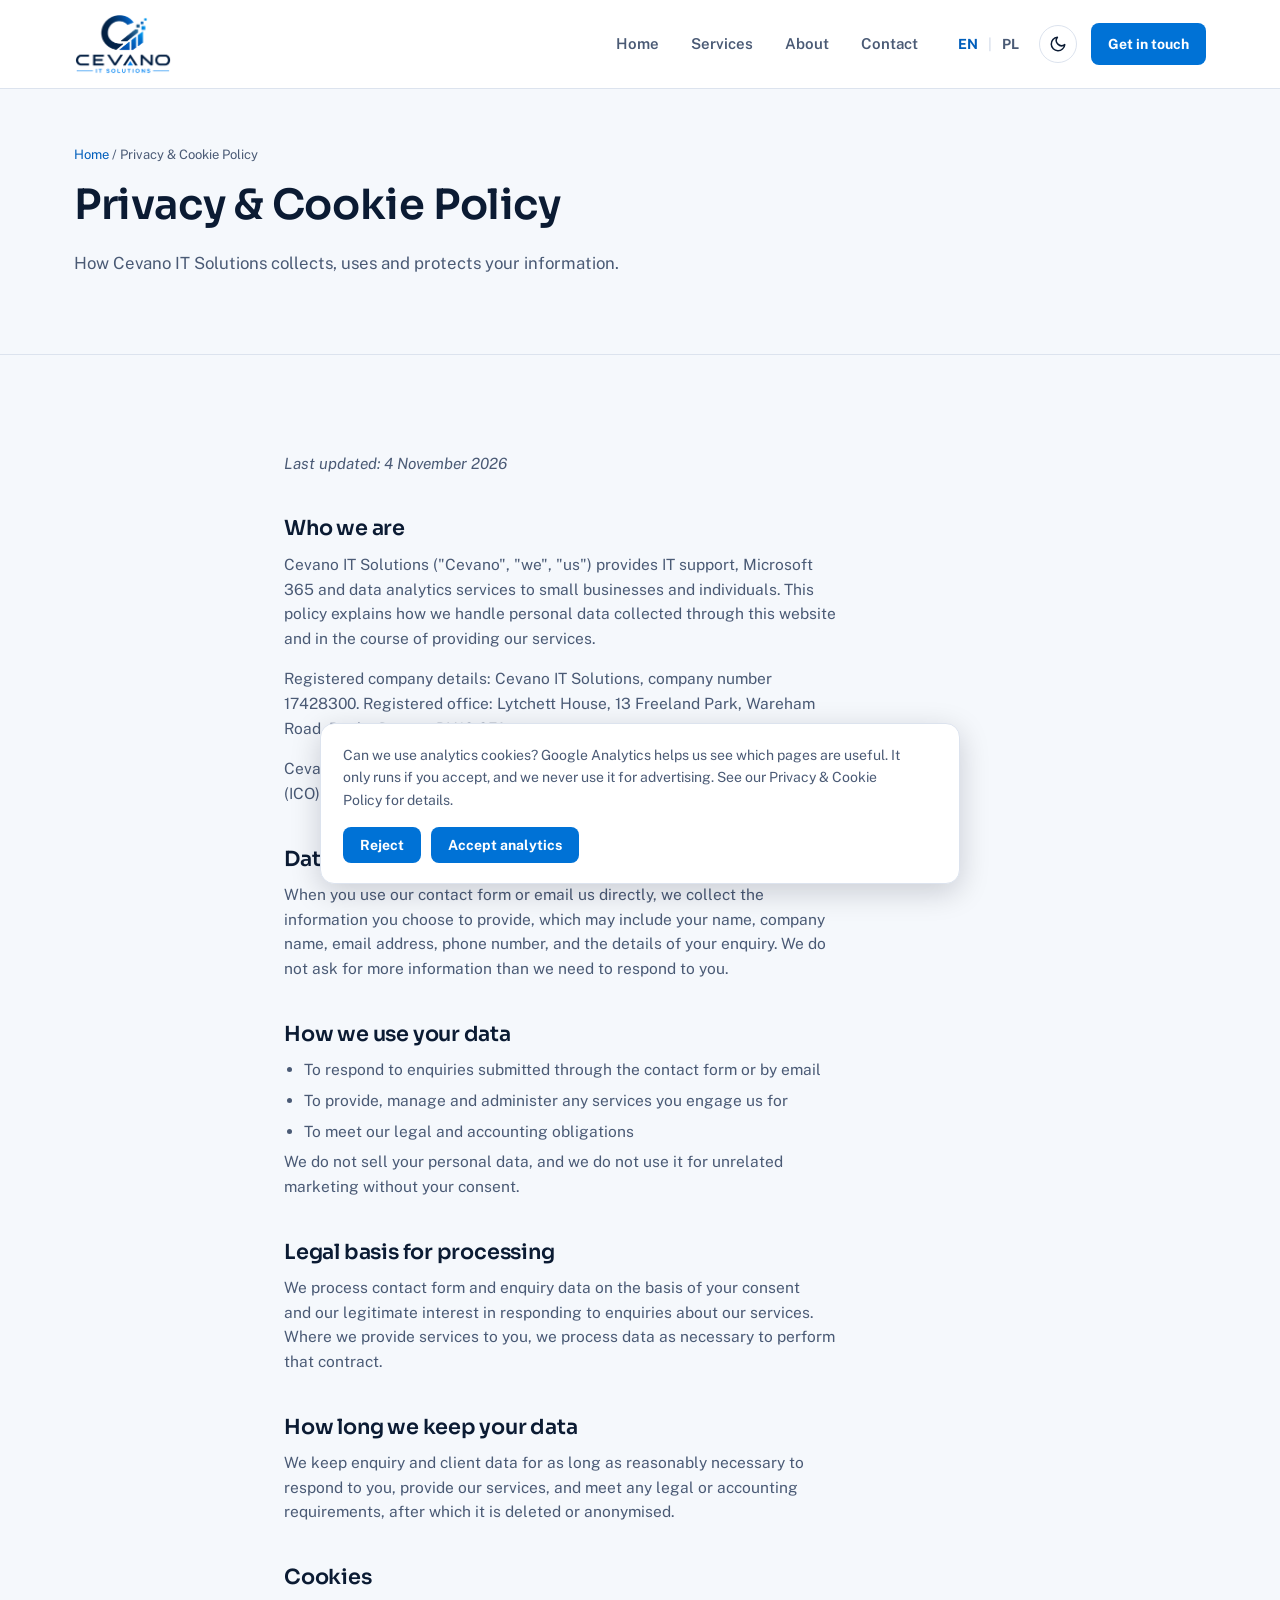
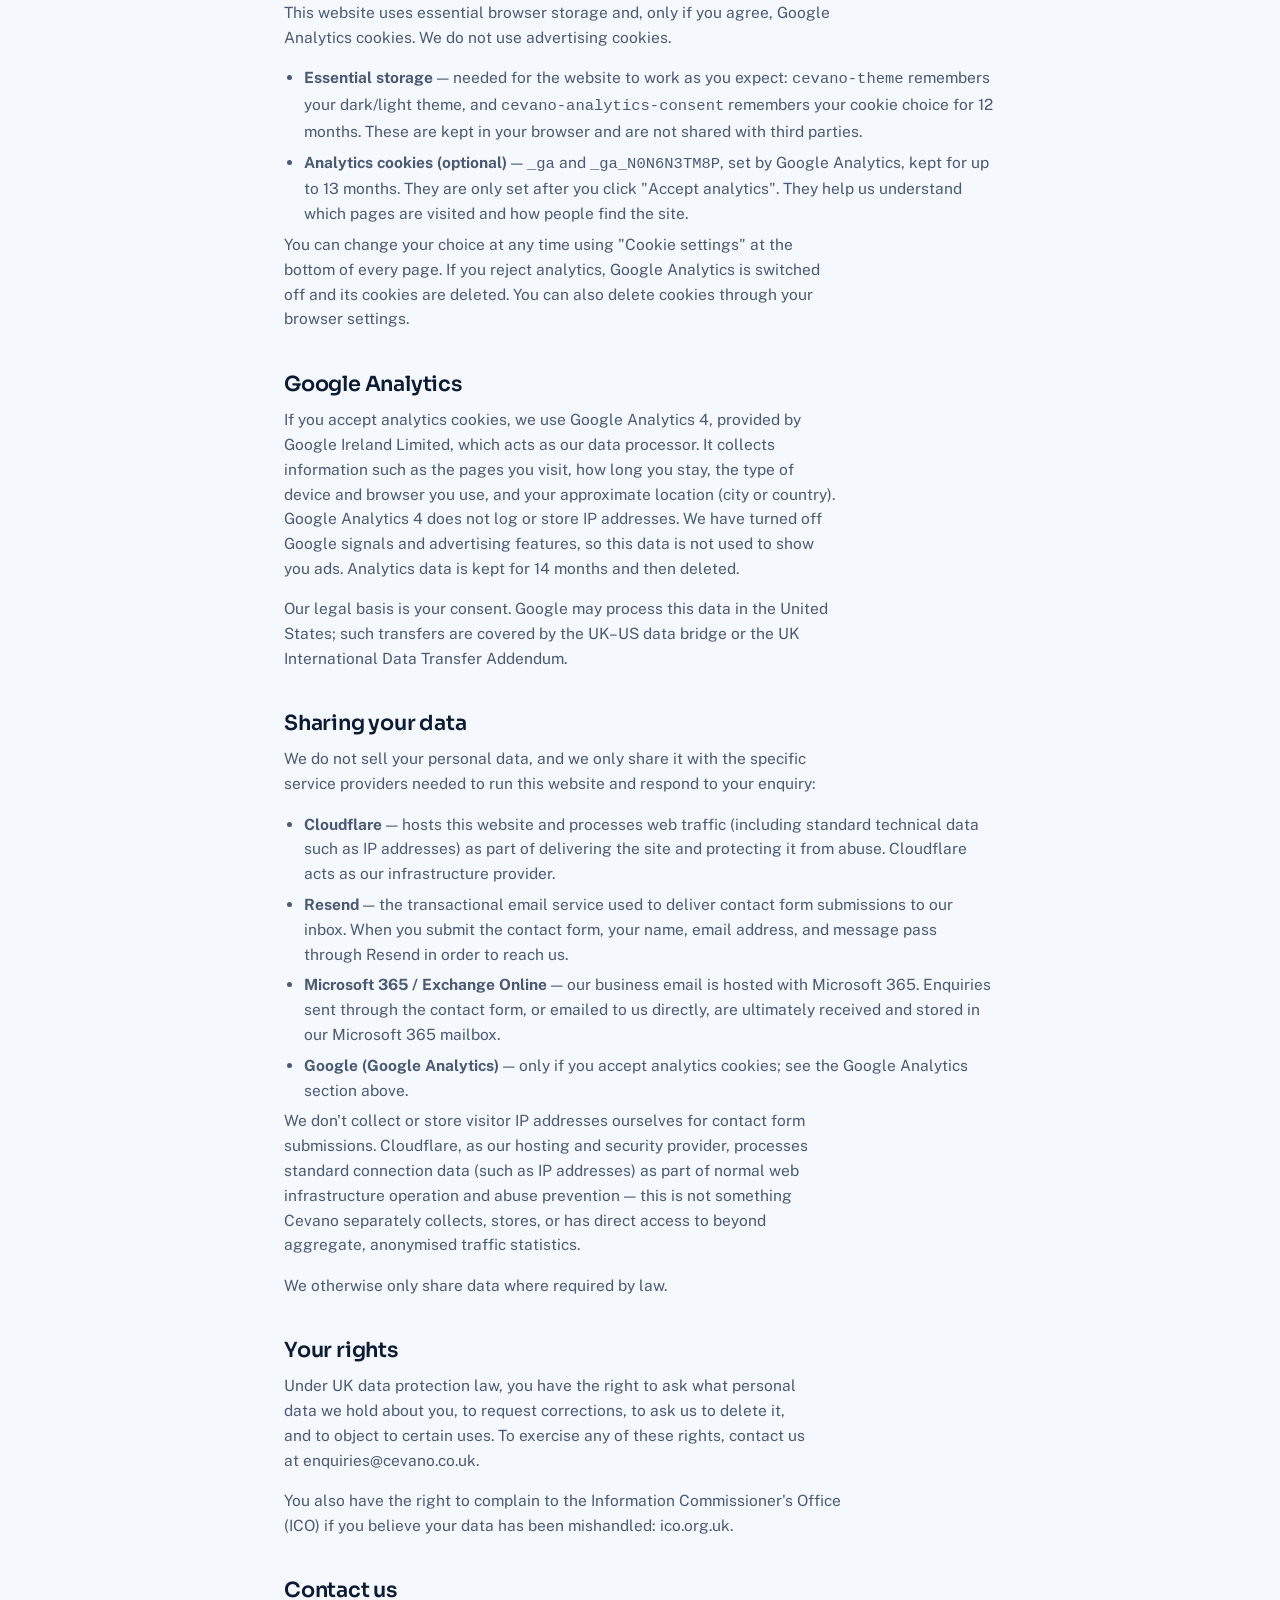
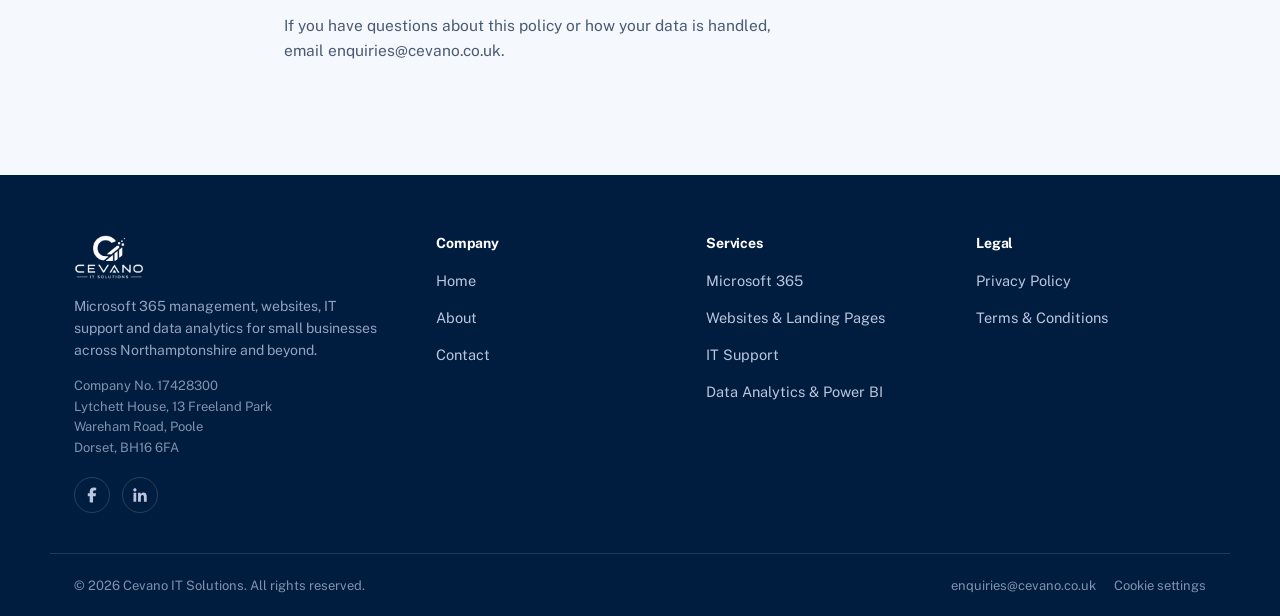
<file: legal/privacy-policy.html>
<!doctype html>
<html lang="en">
<head>
<meta charset="UTF-8">
<meta name="viewport" content="width=device-width, initial-scale=1">
<title>Privacy &amp; Cookie Policy | Cevano IT Solutions</title>
<meta name="description" content="How Cevano IT Solutions collects, uses and protects personal data, and how cookies are used on this website.">
<link rel="canonical" href="https://www.cevano.co.uk/legal/privacy-policy.html">
<link rel="alternate" hreflang="en" href="https://www.cevano.co.uk/legal/privacy-policy.html">
<link rel="alternate" hreflang="pl" href="https://www.cevano.co.uk/pl/legal/privacy-policy.html">
<link rel="alternate" hreflang="x-default" href="https://www.cevano.co.uk/legal/privacy-policy.html">
<meta property="og:type" content="website">
<meta property="og:site_name" content="Cevano IT Solutions">
<meta property="og:title" content="Privacy &amp; Cookie Policy | Cevano IT Solutions">
<meta property="og:description" content="How Cevano IT Solutions collects, uses and protects personal data, and how cookies are used on this website.">
<meta property="og:url" content="https://www.cevano.co.uk/legal/privacy-policy.html">
<meta property="og:image" content="https://www.cevano.co.uk/assets/img/og-image.jpg">
<meta property="og:locale" content="en_GB">
<meta name="twitter:card" content="summary_large_image">
<link rel="icon" href="../assets/img/favicon-32.png" sizes="32x32">
<link rel="icon" href="../assets/img/favicon-192.png" sizes="192x192">
<link rel="apple-touch-icon" href="../assets/img/apple-touch-icon.png">
<link rel="manifest" href="../site.webmanifest">
<link rel="preconnect" href="https://fonts.googleapis.com">
<link rel="preconnect" href="https://fonts.gstatic.com" crossorigin>
<link rel="stylesheet" href="../css/style.css?v=20261110-1">
<script>(function(){try{var t=localStorage.getItem("cevano-theme");if(t==="dark"||t==="light"){document.documentElement.setAttribute("data-theme",t);}else if(window.matchMedia&&window.matchMedia("(prefers-color-scheme: dark)").matches){document.documentElement.setAttribute("data-theme","dark");}}catch(e){}})();</script>
</head>
<body>
<a class="skip-link" href="#main">Skip to main content</a>
<header class="site-header">
  <div class="header-inner">
    <a class="brand" href="../index.html" aria-label="Cevano IT Solutions — home">
      <picture class="logo-light">
        <img src="../assets/img/logo-trimmed-200.png" alt="Cevano IT Solutions" width="200" height="123">
      </picture>
      <picture class="logo-dark">
        <img src="../assets/img/logo-white-200.png" alt="Cevano IT Solutions" width="200" height="125">
      </picture>
    </a>
    <nav class="main-nav" aria-label="Primary">
      <ul class="nav-links">
        <li><a href="../index.html">Home</a></li>
        <li><a href="../services.html">Services</a></li>
        <li><a href="../about.html">About</a></li>
        <li><a href="../contact.html">Contact</a></li>
      </ul>
      <div class="header-actions">
        <div class="lang-switch" aria-label="Language switch">
          <a href="../index.html" aria-current="true">EN</a><span aria-hidden="true">|</span><a href="../pl/legal/privacy-policy.html">PL</a>
        </div>
        <button type="button" class="theme-toggle" data-theme-toggle aria-label="Toggle dark mode" aria-pressed="false">
          <svg class="icon-moon" viewBox="0 0 24 24" fill="none" stroke="currentColor" stroke-width="2" stroke-linecap="round" stroke-linejoin="round"><path d="M21 12.8A9 9 0 1 1 11.2 3a7 7 0 0 0 9.8 9.8Z"/></svg><svg class="icon-sun" viewBox="0 0 24 24" fill="none" stroke="currentColor" stroke-width="2" stroke-linecap="round"><circle cx="12" cy="12" r="4"/><path d="M12 2v2M12 20v2M4.9 4.9l1.4 1.4M17.7 17.7l1.4 1.4M2 12h2M20 12h2M4.9 19.1l1.4-1.4M17.7 6.3l1.4-1.4"/></svg>
        </button>
        <a class="btn btn-primary btn-sm" href="../contact.html">Get in touch</a>
      </div>
    </nav>
    <a class="btn btn-primary btn-sm header-cta-mobile" href="../contact.html">Get in touch</a>
    <button type="button" class="nav-toggle" data-nav-toggle aria-label="Menu" aria-expanded="false">
      <svg class="icon-menu" viewBox="0 0 24 24" fill="none" stroke="currentColor" stroke-width="2" stroke-linecap="round" aria-hidden="true"><path d="M4 7h16M4 12h16M4 17h16"/></svg><svg class="icon-close" viewBox="0 0 24 24" fill="none" stroke="currentColor" stroke-width="2" stroke-linecap="round" aria-hidden="true"><path d="M6 6l12 12M18 6 6 18"/></svg>
    </button>
  </div>
</header>

<main id="main">

<section class="page-hero">
  <div class="container">
    <div class="breadcrumb"><a href="../index.html">Home</a> / Privacy &amp; Cookie Policy</div>
    <h1>Privacy &amp; Cookie Policy</h1>
    <p>How Cevano IT Solutions collects, uses and protects your information.</p>
  </div>
</section>

<section class="section">
  <div class="container legal-content">
    <p><em>Last updated: 4 November 2026</em></p>

    <h2>Who we are</h2>
    <p>Cevano IT Solutions ("Cevano", "we", "us") provides IT support, Microsoft 365 and data analytics services to small businesses and individuals. This policy explains how we handle personal data collected through this website and in the course of providing our services.</p>
    <p>Registered company details: Cevano IT Solutions, company number 17428300. Registered office: Lytchett House, 13 Freeland Park, Wareham Road, Poole, Dorset, BH16 6FA.</p>
    <p>Cevano IT Solutions is registered with the Information Commissioner's Office (ICO) as a data controller. ICO registration number: ZC270728.</p>

    <h2>Data we collect</h2>
    <p>When you use our contact form or email us directly, we collect the information you choose to provide, which may include your name, company name, email address, phone number, and the details of your enquiry. We do not ask for more information than we need to respond to you.</p>

    <h2>How we use your data</h2>
    <ul>
      <li>To respond to enquiries submitted through the contact form or by email</li>
      <li>To provide, manage and administer any services you engage us for</li>
      <li>To meet our legal and accounting obligations</li>
    </ul>
    <p>We do not sell your personal data, and we do not use it for unrelated marketing without your consent.</p>

    <h2>Legal basis for processing</h2>
    <p>We process contact form and enquiry data on the basis of your consent and our legitimate interest in responding to enquiries about our services. Where we provide services to you, we process data as necessary to perform that contract.</p>

    <h2>How long we keep your data</h2>
    <p>We keep enquiry and client data for as long as reasonably necessary to respond to you, provide our services, and meet any legal or accounting requirements, after which it is deleted or anonymised.</p>

    <h2>Cookies</h2>
    <p>This website uses essential browser storage and, only if you agree, Google Analytics cookies. We do not use advertising cookies.</p>
    <ul>
      <li><strong>Essential storage</strong> — needed for the website to work as you expect: <code>cevano-theme</code> remembers your dark/light theme, and <code>cevano-analytics-consent</code> remembers your cookie choice for 12 months. These are kept in your browser and are not shared with third parties.</li>
      <li><strong>Analytics cookies (optional)</strong> — <code>_ga</code> and <code>_ga_N0N6N3TM8P</code>, set by Google Analytics, kept for up to 13 months. They are only set after you click "Accept analytics". They help us understand which pages are visited and how people find the site.</li>
    </ul>
    <p>You can change your choice at any time using "Cookie settings" at the bottom of every page. If you reject analytics, Google Analytics is switched off and its cookies are deleted. You can also delete cookies through your browser settings.</p>

    <h2>Google Analytics</h2>
    <p>If you accept analytics cookies, we use Google Analytics 4, provided by Google Ireland Limited, which acts as our data processor. It collects information such as the pages you visit, how long you stay, the type of device and browser you use, and your approximate location (city or country). Google Analytics 4 does not log or store IP addresses. We have turned off Google signals and advertising features, so this data is not used to show you ads. Analytics data is kept for 14 months and then deleted.</p>
    <p>Our legal basis is your consent. Google may process this data in the United States; such transfers are covered by the UK–US data bridge or the UK International Data Transfer Addendum.</p>

    <h2>Sharing your data</h2>
    <p>We do not sell your personal data, and we only share it with the specific service providers needed to run this website and respond to your enquiry:</p>
    <ul>
      <li><strong>Cloudflare</strong> — hosts this website and processes web traffic (including standard technical data such as IP addresses) as part of delivering the site and protecting it from abuse. Cloudflare acts as our infrastructure provider.</li>
      <li><strong>Resend</strong> — the transactional email service used to deliver contact form submissions to our inbox. When you submit the contact form, your name, email address, and message pass through Resend in order to reach us.</li>
      <li><strong>Microsoft 365 / Exchange Online</strong> — our business email is hosted with Microsoft 365. Enquiries sent through the contact form, or emailed to us directly, are ultimately received and stored in our Microsoft 365 mailbox.</li>
      <li><strong>Google (Google Analytics)</strong> — only if you accept analytics cookies; see the Google Analytics section above.</li>
    </ul>
    <p>We don't collect or store visitor IP addresses ourselves for contact form submissions. Cloudflare, as our hosting and security provider, processes standard connection data (such as IP addresses) as part of normal web infrastructure operation and abuse prevention — this is not something Cevano separately collects, stores, or has direct access to beyond aggregate, anonymised traffic statistics.</p>
    <p>We otherwise only share data where required by law.</p>

    <h2>Your rights</h2>
    <p>Under UK data protection law, you have the right to ask what personal data we hold about you, to request corrections, to ask us to delete it, and to object to certain uses. To exercise any of these rights, contact us at <a href="mailto:enquiries@cevano.co.uk">enquiries@cevano.co.uk</a>.</p>
    <p>You also have the right to complain to the Information Commissioner's Office (ICO) if you believe your data has been mishandled: <a href="https://ico.org.uk" target="_blank" rel="noopener">ico.org.uk</a>.</p>

    <h2>Contact us</h2>
    <p>If you have questions about this policy or how your data is handled, email <a href="mailto:enquiries@cevano.co.uk">enquiries@cevano.co.uk</a>.</p>
  </div>
</section>

</main>
<footer class="site-footer">
  <div class="container footer-grid">
    <div class="footer-brand">
      <img src="../assets/img/logo-white-200.png" alt="Cevano IT Solutions" width="200" height="125" loading="lazy">
      <p>Microsoft 365 management, websites, IT support and data analytics for small businesses across Northamptonshire and beyond.</p>
      <p class="company-meta">
        Company No. 17428300<br>
        Lytchett House, 13 Freeland Park<br>
        Wareham Road, Poole<br>
        Dorset, BH16 6FA
      </p>
      <div class="footer-social">
        <a href="https://www.facebook.com/profile.php?id=61594328187021" target="_blank" rel="noopener noreferrer" aria-label="Facebook"><svg viewBox="0 0 24 24" fill="currentColor"><path d="M17.59 2.23 L13.76 2.0 L12.09 2.37 L10.97 2.94 L9.95 3.97 L9.26 5.42 L8.95 7.15 L8.92 9.71 L6.38 9.73 L6.38 13.5 L8.92 13.51 L8.92 21.65 L11.12 22.0 L13.4 21.93 L13.4 13.51 L16.73 13.5 L17.41 9.81 L13.41 9.73 L13.48 7.33 L13.89 6.41 L14.65 5.86 L17.62 5.66 Z"/></svg></a>
        <a href="https://www.linkedin.com/company/cevano-it-solutions/" target="_blank" rel="noopener noreferrer" aria-label="LinkedIn"><svg viewBox="0 0 24 24" fill="currentColor" fill-rule="evenodd"><path d="M19.64 9.68 L20.91 12.59 L21.0 20.93 L17.25 20.93 L17.16 13.52 L16.41 12.26 L15.05 11.98 L13.97 12.35 L13.22 13.62 L13.12 20.93 L9.42 20.98 L9.38 9.02 L12.89 8.98 L12.94 10.62 L15.89 8.7 L18.19 8.88 Z M3.38 8.98 L7.03 9.02 L6.98 20.98 L3.28 20.93 Z M4.97 3.02 L5.81 3.12 L6.52 3.49 L7.03 4.05 L7.36 4.99 L7.31 5.7 L6.94 6.49 L6.33 7.05 L5.44 7.38 L4.5 7.29 L3.89 6.96 L3.23 6.21 L3.0 5.46 L3.05 4.71 L3.42 3.91 L4.03 3.35 Z"/></svg></a>
      </div>
    </div>
    <div class="footer-col">
      <h4>Company</h4>
      <ul>
        <li><a href="../index.html">Home</a></li>
        <li><a href="../about.html">About</a></li>
        <li><a href="../contact.html">Contact</a></li>
      </ul>
    </div>
    <div class="footer-col">
      <h4>Services</h4>
      <ul>
        <li><a href="../services.html#microsoft-365">Microsoft 365</a></li>
<li><a href="../services.html#websites">Websites &amp; Landing Pages</a></li>
<li><a href="../services.html#it-support">IT Support</a></li>
<li><a href="../services.html#data-analytics">Data Analytics &amp; Power BI</a></li>
      </ul>
    </div>
    <div class="footer-col">
      <h4>Legal</h4>
      <ul>
        <li><a href="../legal/privacy-policy.html">Privacy Policy</a></li>
        <li><a href="../legal/terms.html">Terms & Conditions</a></li>
      </ul>
    </div>
  </div>
  <div class="container footer-bottom">
    <span>&copy; 2026 Cevano IT Solutions. All rights reserved.</span>
    <div class="footer-legal-links">
      <a href="mailto:enquiries@cevano.co.uk">enquiries@cevano.co.uk</a>
      <button type="button" class="link-button" data-cookie-settings>Cookie settings</button>
    </div>
  </div>
</footer>

<div class="cookie-banner" data-cookie-banner role="dialog" aria-label="Cookie consent">
  <p>Can we use analytics cookies? Google Analytics helps us see which pages are useful. It only runs if you accept, and we never use it for advertising. See our <a href="../legal/privacy-policy.html">Privacy &amp; Cookie Policy</a> for details.</p>
  <div class="cookie-actions">
    <button type="button" class="btn btn-primary btn-sm" data-cookie-reject>Reject</button>
    <button type="button" class="btn btn-primary btn-sm" data-cookie-accept>Accept analytics</button>
  </div>
</div>

<script src="../js/main.js?v=20261110-1" defer></script>

</body>
</html>
</file>
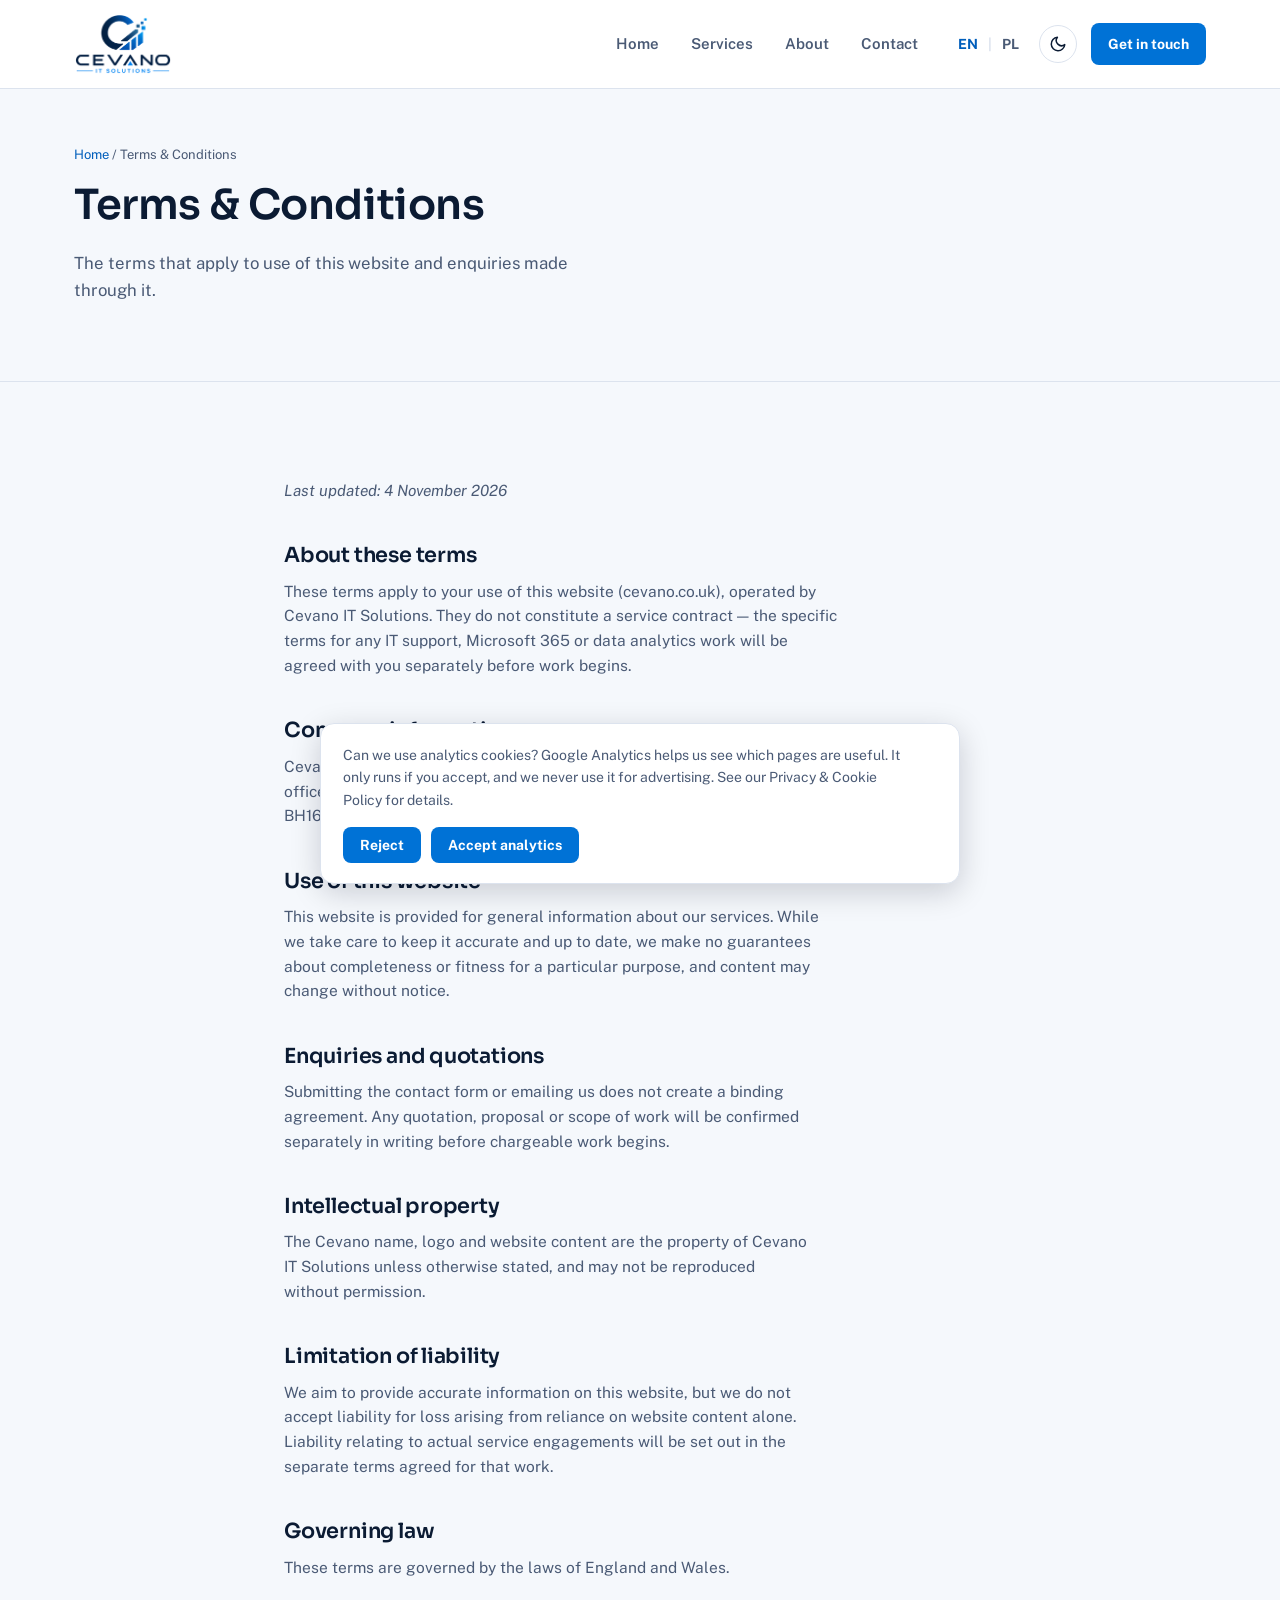
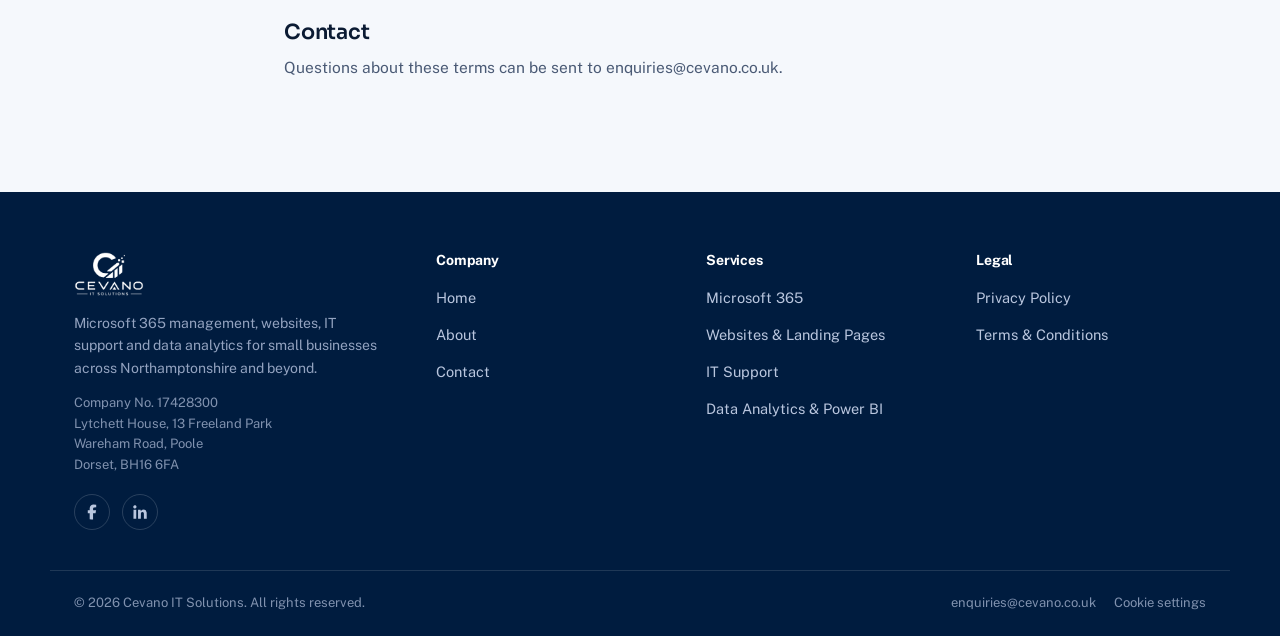
<file: legal/terms.html>
<!doctype html>
<html lang="en">
<head>
<meta charset="UTF-8">
<meta name="viewport" content="width=device-width, initial-scale=1">
<title>Terms &amp; Conditions | Cevano IT Solutions</title>
<meta name="description" content="The terms and conditions that apply to the use of the Cevano IT Solutions website.">
<link rel="canonical" href="https://www.cevano.co.uk/legal/terms.html">
<link rel="alternate" hreflang="en" href="https://www.cevano.co.uk/legal/terms.html">
<link rel="alternate" hreflang="pl" href="https://www.cevano.co.uk/pl/legal/terms.html">
<link rel="alternate" hreflang="x-default" href="https://www.cevano.co.uk/legal/terms.html">
<meta property="og:type" content="website">
<meta property="og:site_name" content="Cevano IT Solutions">
<meta property="og:title" content="Terms &amp; Conditions | Cevano IT Solutions">
<meta property="og:description" content="The terms and conditions that apply to the use of the Cevano IT Solutions website.">
<meta property="og:url" content="https://www.cevano.co.uk/legal/terms.html">
<meta property="og:image" content="https://www.cevano.co.uk/assets/img/og-image.jpg">
<meta property="og:locale" content="en_GB">
<meta name="twitter:card" content="summary_large_image">
<link rel="icon" href="../assets/img/favicon-32.png" sizes="32x32">
<link rel="icon" href="../assets/img/favicon-192.png" sizes="192x192">
<link rel="apple-touch-icon" href="../assets/img/apple-touch-icon.png">
<link rel="manifest" href="../site.webmanifest">
<link rel="preconnect" href="https://fonts.googleapis.com">
<link rel="preconnect" href="https://fonts.gstatic.com" crossorigin>
<link rel="stylesheet" href="../css/style.css?v=20261110-1">
<script>(function(){try{var t=localStorage.getItem("cevano-theme");if(t==="dark"||t==="light"){document.documentElement.setAttribute("data-theme",t);}else if(window.matchMedia&&window.matchMedia("(prefers-color-scheme: dark)").matches){document.documentElement.setAttribute("data-theme","dark");}}catch(e){}})();</script>
</head>
<body>
<a class="skip-link" href="#main">Skip to main content</a>
<header class="site-header">
  <div class="header-inner">
    <a class="brand" href="../index.html" aria-label="Cevano IT Solutions — home">
      <picture class="logo-light">
        <img src="../assets/img/logo-trimmed-200.png" alt="Cevano IT Solutions" width="200" height="123">
      </picture>
      <picture class="logo-dark">
        <img src="../assets/img/logo-white-200.png" alt="Cevano IT Solutions" width="200" height="125">
      </picture>
    </a>
    <nav class="main-nav" aria-label="Primary">
      <ul class="nav-links">
        <li><a href="../index.html">Home</a></li>
        <li><a href="../services.html">Services</a></li>
        <li><a href="../about.html">About</a></li>
        <li><a href="../contact.html">Contact</a></li>
      </ul>
      <div class="header-actions">
        <div class="lang-switch" aria-label="Language switch">
          <a href="../index.html" aria-current="true">EN</a><span aria-hidden="true">|</span><a href="../pl/legal/terms.html">PL</a>
        </div>
        <button type="button" class="theme-toggle" data-theme-toggle aria-label="Toggle dark mode" aria-pressed="false">
          <svg class="icon-moon" viewBox="0 0 24 24" fill="none" stroke="currentColor" stroke-width="2" stroke-linecap="round" stroke-linejoin="round"><path d="M21 12.8A9 9 0 1 1 11.2 3a7 7 0 0 0 9.8 9.8Z"/></svg><svg class="icon-sun" viewBox="0 0 24 24" fill="none" stroke="currentColor" stroke-width="2" stroke-linecap="round"><circle cx="12" cy="12" r="4"/><path d="M12 2v2M12 20v2M4.9 4.9l1.4 1.4M17.7 17.7l1.4 1.4M2 12h2M20 12h2M4.9 19.1l1.4-1.4M17.7 6.3l1.4-1.4"/></svg>
        </button>
        <a class="btn btn-primary btn-sm" href="../contact.html">Get in touch</a>
      </div>
    </nav>
    <a class="btn btn-primary btn-sm header-cta-mobile" href="../contact.html">Get in touch</a>
    <button type="button" class="nav-toggle" data-nav-toggle aria-label="Menu" aria-expanded="false">
      <svg class="icon-menu" viewBox="0 0 24 24" fill="none" stroke="currentColor" stroke-width="2" stroke-linecap="round" aria-hidden="true"><path d="M4 7h16M4 12h16M4 17h16"/></svg><svg class="icon-close" viewBox="0 0 24 24" fill="none" stroke="currentColor" stroke-width="2" stroke-linecap="round" aria-hidden="true"><path d="M6 6l12 12M18 6 6 18"/></svg>
    </button>
  </div>
</header>

<main id="main">

<section class="page-hero">
  <div class="container">
    <div class="breadcrumb"><a href="../index.html">Home</a> / Terms &amp; Conditions</div>
    <h1>Terms &amp; Conditions</h1>
    <p>The terms that apply to use of this website and enquiries made through it.</p>
  </div>
</section>

<section class="section">
  <div class="container legal-content">
    <p><em>Last updated: 4 November 2026</em></p>

    <h2>About these terms</h2>
    <p>These terms apply to your use of this website (cevano.co.uk), operated by Cevano IT Solutions. They do not constitute a service contract — the specific terms for any IT support, Microsoft 365 or data analytics work will be agreed with you separately before work begins.</p>

    <h2>Company information</h2>
    <p>Cevano IT Solutions. Registered company number: 17428300. Registered office: Lytchett House, 13 Freeland Park, Wareham Road, Poole, Dorset, BH16 6FA.</p>

    <h2>Use of this website</h2>
    <p>This website is provided for general information about our services. While we take care to keep it accurate and up to date, we make no guarantees about completeness or fitness for a particular purpose, and content may change without notice.</p>

    <h2>Enquiries and quotations</h2>
    <p>Submitting the contact form or emailing us does not create a binding agreement. Any quotation, proposal or scope of work will be confirmed separately in writing before chargeable work begins.</p>

    <h2>Intellectual property</h2>
    <p>The Cevano name, logo and website content are the property of Cevano IT Solutions unless otherwise stated, and may not be reproduced without permission.</p>

    <h2>Limitation of liability</h2>
    <p>We aim to provide accurate information on this website, but we do not accept liability for loss arising from reliance on website content alone. Liability relating to actual service engagements will be set out in the separate terms agreed for that work.</p>

    <h2>Governing law</h2>
    <p>These terms are governed by the laws of England and Wales.</p>

    <h2>Contact</h2>
    <p>Questions about these terms can be sent to <a href="mailto:enquiries@cevano.co.uk">enquiries@cevano.co.uk</a>.</p>
  </div>
</section>

</main>
<footer class="site-footer">
  <div class="container footer-grid">
    <div class="footer-brand">
      <img src="../assets/img/logo-white-200.png" alt="Cevano IT Solutions" width="200" height="125" loading="lazy">
      <p>Microsoft 365 management, websites, IT support and data analytics for small businesses across Northamptonshire and beyond.</p>
      <p class="company-meta">
        Company No. 17428300<br>
        Lytchett House, 13 Freeland Park<br>
        Wareham Road, Poole<br>
        Dorset, BH16 6FA
      </p>
      <div class="footer-social">
        <a href="https://www.facebook.com/profile.php?id=61594328187021" target="_blank" rel="noopener noreferrer" aria-label="Facebook"><svg viewBox="0 0 24 24" fill="currentColor"><path d="M17.59 2.23 L13.76 2.0 L12.09 2.37 L10.97 2.94 L9.95 3.97 L9.26 5.42 L8.95 7.15 L8.92 9.71 L6.38 9.73 L6.38 13.5 L8.92 13.51 L8.92 21.65 L11.12 22.0 L13.4 21.93 L13.4 13.51 L16.73 13.5 L17.41 9.81 L13.41 9.73 L13.48 7.33 L13.89 6.41 L14.65 5.86 L17.62 5.66 Z"/></svg></a>
        <a href="https://www.linkedin.com/company/cevano-it-solutions/" target="_blank" rel="noopener noreferrer" aria-label="LinkedIn"><svg viewBox="0 0 24 24" fill="currentColor" fill-rule="evenodd"><path d="M19.64 9.68 L20.91 12.59 L21.0 20.93 L17.25 20.93 L17.16 13.52 L16.41 12.26 L15.05 11.98 L13.97 12.35 L13.22 13.62 L13.12 20.93 L9.42 20.98 L9.38 9.02 L12.89 8.98 L12.94 10.62 L15.89 8.7 L18.19 8.88 Z M3.38 8.98 L7.03 9.02 L6.98 20.98 L3.28 20.93 Z M4.97 3.02 L5.81 3.12 L6.52 3.49 L7.03 4.05 L7.36 4.99 L7.31 5.7 L6.94 6.49 L6.33 7.05 L5.44 7.38 L4.5 7.29 L3.89 6.96 L3.23 6.21 L3.0 5.46 L3.05 4.71 L3.42 3.91 L4.03 3.35 Z"/></svg></a>
      </div>
    </div>
    <div class="footer-col">
      <h4>Company</h4>
      <ul>
        <li><a href="../index.html">Home</a></li>
        <li><a href="../about.html">About</a></li>
        <li><a href="../contact.html">Contact</a></li>
      </ul>
    </div>
    <div class="footer-col">
      <h4>Services</h4>
      <ul>
        <li><a href="../services.html#microsoft-365">Microsoft 365</a></li>
<li><a href="../services.html#websites">Websites &amp; Landing Pages</a></li>
<li><a href="../services.html#it-support">IT Support</a></li>
<li><a href="../services.html#data-analytics">Data Analytics &amp; Power BI</a></li>
      </ul>
    </div>
    <div class="footer-col">
      <h4>Legal</h4>
      <ul>
        <li><a href="../legal/privacy-policy.html">Privacy Policy</a></li>
        <li><a href="../legal/terms.html">Terms & Conditions</a></li>
      </ul>
    </div>
  </div>
  <div class="container footer-bottom">
    <span>&copy; 2026 Cevano IT Solutions. All rights reserved.</span>
    <div class="footer-legal-links">
      <a href="mailto:enquiries@cevano.co.uk">enquiries@cevano.co.uk</a>
      <button type="button" class="link-button" data-cookie-settings>Cookie settings</button>
    </div>
  </div>
</footer>

<div class="cookie-banner" data-cookie-banner role="dialog" aria-label="Cookie consent">
  <p>Can we use analytics cookies? Google Analytics helps us see which pages are useful. It only runs if you accept, and we never use it for advertising. See our <a href="../legal/privacy-policy.html">Privacy &amp; Cookie Policy</a> for details.</p>
  <div class="cookie-actions">
    <button type="button" class="btn btn-primary btn-sm" data-cookie-reject>Reject</button>
    <button type="button" class="btn btn-primary btn-sm" data-cookie-accept>Accept analytics</button>
  </div>
</div>

<script src="../js/main.js?v=20261110-1" defer></script>

</body>
</html>
</file>
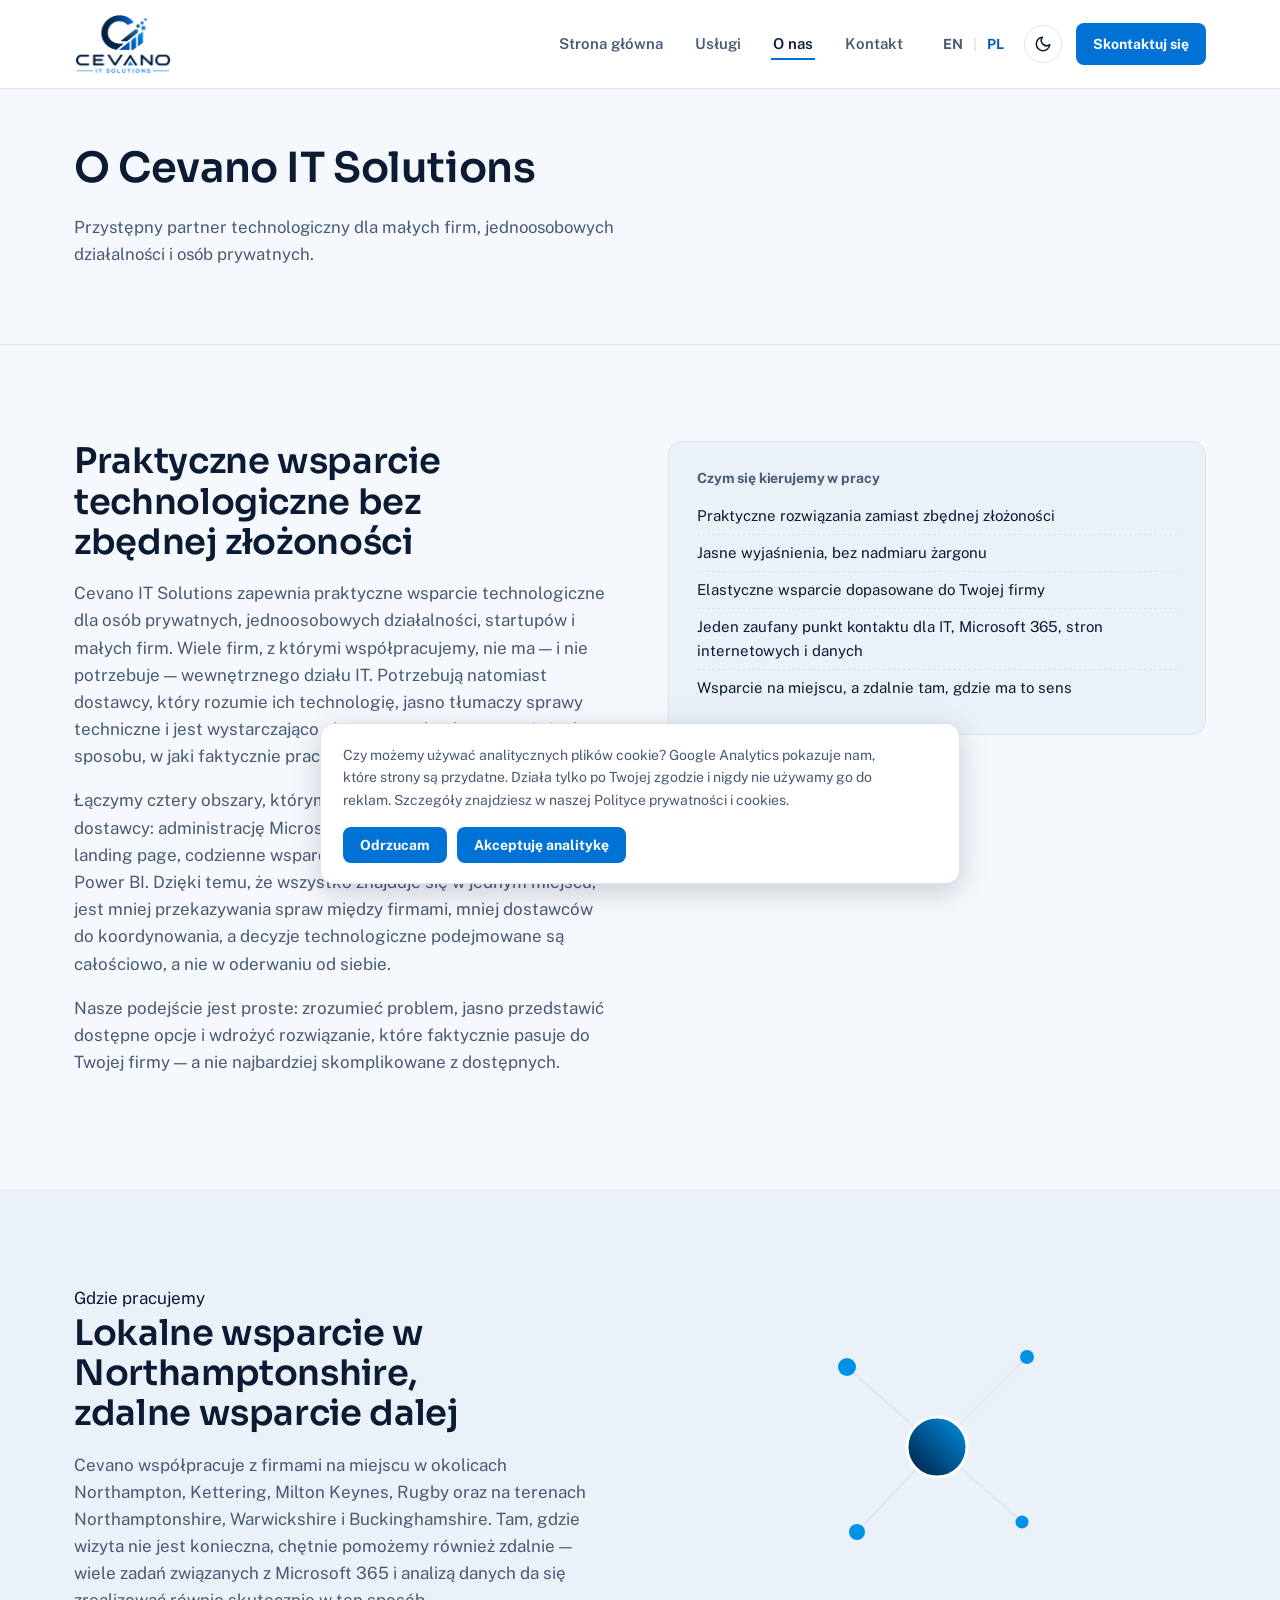
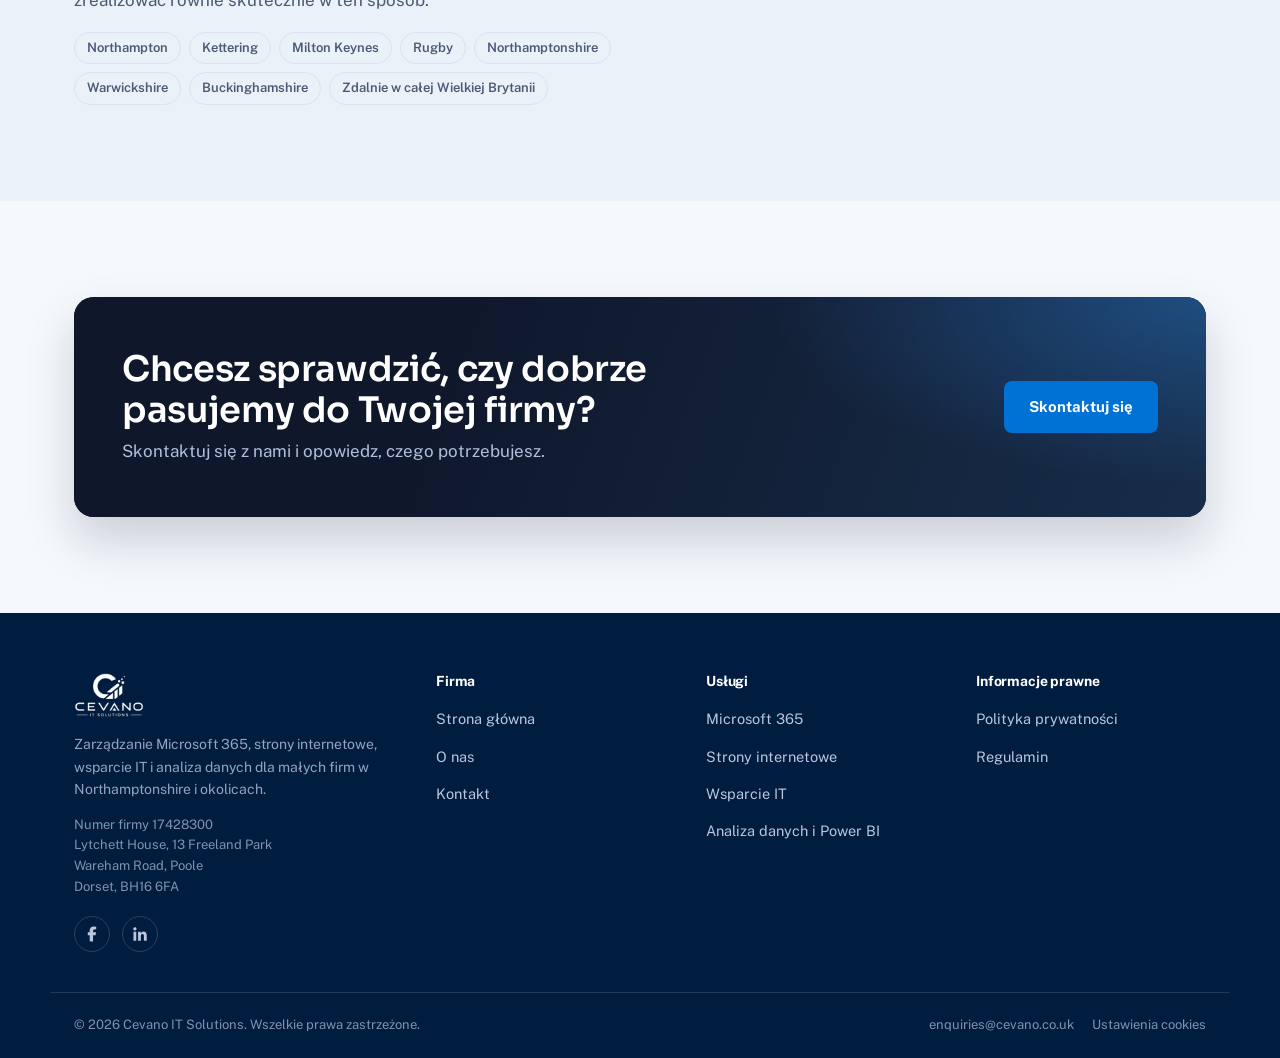
<file: pl/about.html>
<!doctype html>
<html lang="pl">
<head>
<meta charset="UTF-8">
<meta name="viewport" content="width=device-width, initial-scale=1">
<title>O Cevano IT Solutions | Praktyczne IT dla małych firm</title>
<meta name="description" content="Cevano IT Solutions zapewnia praktyczne wsparcie IT, zarządzanie Microsoft 365 oraz analizę danych dla małych firm w Northamptonshire.">
<link rel="canonical" href="https://www.cevano.co.uk/pl/about.html">
<link rel="alternate" hreflang="pl" href="https://www.cevano.co.uk/pl/about.html">
<link rel="alternate" hreflang="en" href="https://www.cevano.co.uk/about.html">
<link rel="alternate" hreflang="x-default" href="https://www.cevano.co.uk/about.html">
<meta property="og:type" content="website">
<meta property="og:site_name" content="Cevano IT Solutions">
<meta property="og:title" content="O Cevano IT Solutions | Praktyczne IT dla małych firm">
<meta property="og:description" content="Cevano IT Solutions zapewnia praktyczne wsparcie IT, zarządzanie Microsoft 365 oraz analizę danych dla małych firm w Northamptonshire.">
<meta property="og:url" content="https://www.cevano.co.uk/pl/about.html">
<meta property="og:image" content="https://www.cevano.co.uk/assets/img/og-image.jpg">
<meta property="og:locale" content="pl_PL">
<meta name="twitter:card" content="summary_large_image">
<link rel="icon" href="../assets/img/favicon-32.png" sizes="32x32">
<link rel="icon" href="../assets/img/favicon-192.png" sizes="192x192">
<link rel="apple-touch-icon" href="../assets/img/apple-touch-icon.png">
<link rel="manifest" href="../site.webmanifest">
<link rel="preconnect" href="https://fonts.googleapis.com">
<link rel="preconnect" href="https://fonts.gstatic.com" crossorigin>
<link rel="stylesheet" href="../css/style.css?v=20261110-1">
<script>(function(){try{var t=localStorage.getItem("cevano-theme");if(t==="dark"||t==="light"){document.documentElement.setAttribute("data-theme",t);}else if(window.matchMedia&&window.matchMedia("(prefers-color-scheme: dark)").matches){document.documentElement.setAttribute("data-theme","dark");}}catch(e){}})();</script>
</head>
<body>
<a class="skip-link" href="#main">Przejdź do treści głównej</a>
<header class="site-header">
  <div class="header-inner">
    <a class="brand" href="index.html" aria-label="Cevano IT Solutions — home">
      <picture class="logo-light">
        <img src="../assets/img/logo-trimmed-200.png" alt="Cevano IT Solutions" width="200" height="123">
      </picture>
      <picture class="logo-dark">
        <img src="../assets/img/logo-white-200.png" alt="Cevano IT Solutions" width="200" height="125">
      </picture>
    </a>
    <nav class="main-nav" aria-label="Primary">
      <ul class="nav-links">
        <li><a href="index.html">Strona główna</a></li>
        <li><a href="services.html">Usługi</a></li>
        <li><a href="about.html" aria-current="page">O nas</a></li>
        <li><a href="contact.html">Kontakt</a></li>
      </ul>
      <div class="header-actions">
        <div class="lang-switch" aria-label="Language switch">
          <a href="../about.html">EN</a><span aria-hidden="true">|</span><a href="index.html" aria-current="true">PL</a>
        </div>
        <button type="button" class="theme-toggle" data-theme-toggle aria-label="Przełącz tryb ciemny" aria-pressed="false">
          <svg class="icon-moon" viewBox="0 0 24 24" fill="none" stroke="currentColor" stroke-width="2" stroke-linecap="round" stroke-linejoin="round"><path d="M21 12.8A9 9 0 1 1 11.2 3a7 7 0 0 0 9.8 9.8Z"/></svg><svg class="icon-sun" viewBox="0 0 24 24" fill="none" stroke="currentColor" stroke-width="2" stroke-linecap="round"><circle cx="12" cy="12" r="4"/><path d="M12 2v2M12 20v2M4.9 4.9l1.4 1.4M17.7 17.7l1.4 1.4M2 12h2M20 12h2M4.9 19.1l1.4-1.4M17.7 6.3l1.4-1.4"/></svg>
        </button>
        <a class="btn btn-primary btn-sm" href="contact.html">Skontaktuj się</a>
      </div>
    </nav>
    <a class="btn btn-primary btn-sm header-cta-mobile" href="contact.html">Skontaktuj się</a>
    <button type="button" class="nav-toggle" data-nav-toggle aria-label="Menu" aria-expanded="false">
      <svg class="icon-menu" viewBox="0 0 24 24" fill="none" stroke="currentColor" stroke-width="2" stroke-linecap="round" aria-hidden="true"><path d="M4 7h16M4 12h16M4 17h16"/></svg><svg class="icon-close" viewBox="0 0 24 24" fill="none" stroke="currentColor" stroke-width="2" stroke-linecap="round" aria-hidden="true"><path d="M6 6l12 12M18 6 6 18"/></svg>
    </button>
  </div>
</header>

<main id="main">

<section class="page-hero">
  <div class="container">
    <h1>O Cevano IT Solutions</h1>
    <p>Przystępny partner technologiczny dla małych firm, jednoosobowych działalności i osób prywatnych.</p>
  </div>
</section>

<section class="section">
  <div class="container about-layout">
    <div>
      <h2>Praktyczne wsparcie technologiczne bez zbędnej złożoności</h2>
      <p>Cevano IT Solutions zapewnia praktyczne wsparcie technologiczne dla osób prywatnych, jednoosobowych działalności, startupów i małych firm. Wiele firm, z którymi współpracujemy, nie ma — i nie potrzebuje — wewnętrznego działu IT. Potrzebują natomiast dostawcy, który rozumie ich technologię, jasno tłumaczy sprawy techniczne i jest wystarczająco elastyczny, aby dopasować się do sposobu, w jaki faktycznie pracują.</p>
      <p>Łączymy cztery obszary, którymi zwykle zajmują się osobni dostawcy: administrację Microsoft 365, strony internetowe i landing page, codzienne wsparcie IT oraz analizę danych z użyciem Power BI. Dzięki temu, że wszystko znajduje się w jednym miejscu, jest mniej przekazywania spraw między firmami, mniej dostawców do koordynowania, a decyzje technologiczne podejmowane są całościowo, a nie w oderwaniu od siebie.</p>
      <p>Nasze podejście jest proste: zrozumieć problem, jasno przedstawić dostępne opcje i wdrożyć rozwiązanie, które faktycznie pasuje do Twojej firmy — a nie najbardziej skomplikowane z dostępnych.</p>
    </div>
    <div>
      <div class="panel">
        <h3>Czym się kierujemy w pracy</h3>
        <ul>
          <li>Praktyczne rozwiązania zamiast zbędnej złożoności</li>
          <li>Jasne wyjaśnienia, bez nadmiaru żargonu</li>
          <li>Elastyczne wsparcie dopasowane do Twojej firmy</li>
          <li>Jeden zaufany punkt kontaktu dla IT, Microsoft 365, stron internetowych i danych</li>
          <li>Wsparcie na miejscu, a zdalnie tam, gdzie ma to sens</li>
        </ul>
      </div>
    </div>
  </div>
</section>

<section class="section section-alt">
  <div class="container about-layout">
    <div>
      <span class="kicker">Gdzie pracujemy</span>
      <h2>Lokalne wsparcie w Northamptonshire, zdalne wsparcie dalej</h2>
      <p>Cevano współpracuje z firmami na miejscu w okolicach Northampton, Kettering, Milton Keynes, Rugby oraz na terenach Northamptonshire, Warwickshire i Buckinghamshire. Tam, gdzie wizyta nie jest konieczna, chętnie pomożemy również zdalnie — wiele zadań związanych z Microsoft 365 i analizą danych da się zrealizować równie skutecznie w ten sposób.</p>
      <div class="area-tags">
        <span>Northampton</span><span>Kettering</span><span>Milton Keynes</span><span>Rugby</span>
        <span>Northamptonshire</span><span>Warwickshire</span><span>Buckinghamshire</span><span>Zdalnie w całej Wielkiej Brytanii</span>
      </div>
    </div>
    <div class="about-graphic"><svg viewBox="0 0 320 300" fill="none" xmlns="http://www.w3.org/2000/svg" role="img" aria-label="">
  <defs>
    <linearGradient id="aboutGrad" x1="0" y1="1" x2="1" y2="0">
      <stop offset="0" stop-color="var(--navy)"/>
      <stop offset="1" stop-color="var(--blue-light)"/>
    </linearGradient>
  </defs>
  <g stroke="var(--line)" stroke-width="1.5">
    <line x1="160" y1="150" x2="70" y2="70"/>
    <line x1="160" y1="150" x2="250" y2="60"/>
    <line x1="160" y1="150" x2="80" y2="235"/>
    <line x1="160" y1="150" x2="245" y2="225"/>
  </g>
  <circle cx="160" cy="150" r="30" fill="url(#aboutGrad)"/>
  <g fill="var(--blue-light)">
    <circle cx="70" cy="70" r="9"/>
    <circle cx="250" cy="60" r="7"/>
    <circle cx="80" cy="235" r="8"/>
    <circle cx="245" cy="225" r="6.5"/>
  </g>
  <circle cx="160" cy="150" r="30" fill="none" stroke="var(--surface)" stroke-width="3"/>
</svg></div>
  </div>
</section>

<section class="section">
  <div class="container">
    <div class="cta-banner">
      <div>
        <h2>Chcesz sprawdzić, czy dobrze pasujemy do Twojej firmy?</h2>
        <p>Skontaktuj się z nami i opowiedz, czego potrzebujesz.</p>
      </div>
      <a class="btn btn-primary" href="contact.html">Skontaktuj się</a>
    </div>
  </div>
</section>

</main>
<footer class="site-footer">
  <div class="container footer-grid">
    <div class="footer-brand">
      <img src="../assets/img/logo-white-200.png" alt="Cevano IT Solutions" width="200" height="125" loading="lazy">
      <p>Zarządzanie Microsoft 365, strony internetowe, wsparcie IT i analiza danych dla małych firm w Northamptonshire i okolicach.</p>
      <p class="company-meta">
        Numer firmy 17428300<br>
        Lytchett House, 13 Freeland Park<br>
        Wareham Road, Poole<br>
        Dorset, BH16 6FA
      </p>
      <div class="footer-social">
        <a href="https://www.facebook.com/profile.php?id=61594328187021" target="_blank" rel="noopener noreferrer" aria-label="Facebook"><svg viewBox="0 0 24 24" fill="currentColor"><path d="M17.59 2.23 L13.76 2.0 L12.09 2.37 L10.97 2.94 L9.95 3.97 L9.26 5.42 L8.95 7.15 L8.92 9.71 L6.38 9.73 L6.38 13.5 L8.92 13.51 L8.92 21.65 L11.12 22.0 L13.4 21.93 L13.4 13.51 L16.73 13.5 L17.41 9.81 L13.41 9.73 L13.48 7.33 L13.89 6.41 L14.65 5.86 L17.62 5.66 Z"/></svg></a>
        <a href="https://www.linkedin.com/company/cevano-it-solutions/" target="_blank" rel="noopener noreferrer" aria-label="LinkedIn"><svg viewBox="0 0 24 24" fill="currentColor" fill-rule="evenodd"><path d="M19.64 9.68 L20.91 12.59 L21.0 20.93 L17.25 20.93 L17.16 13.52 L16.41 12.26 L15.05 11.98 L13.97 12.35 L13.22 13.62 L13.12 20.93 L9.42 20.98 L9.38 9.02 L12.89 8.98 L12.94 10.62 L15.89 8.7 L18.19 8.88 Z M3.38 8.98 L7.03 9.02 L6.98 20.98 L3.28 20.93 Z M4.97 3.02 L5.81 3.12 L6.52 3.49 L7.03 4.05 L7.36 4.99 L7.31 5.7 L6.94 6.49 L6.33 7.05 L5.44 7.38 L4.5 7.29 L3.89 6.96 L3.23 6.21 L3.0 5.46 L3.05 4.71 L3.42 3.91 L4.03 3.35 Z"/></svg></a>
      </div>
    </div>
    <div class="footer-col">
      <h4>Firma</h4>
      <ul>
        <li><a href="index.html">Strona główna</a></li>
        <li><a href="about.html">O nas</a></li>
        <li><a href="contact.html">Kontakt</a></li>
      </ul>
    </div>
    <div class="footer-col">
      <h4>Usługi</h4>
      <ul>
        <li><a href="services.html#microsoft-365">Microsoft 365</a></li>
<li><a href="services.html#websites">Strony internetowe</a></li>
<li><a href="services.html#it-support">Wsparcie IT</a></li>
<li><a href="services.html#data-analytics">Analiza danych i Power BI</a></li>
      </ul>
    </div>
    <div class="footer-col">
      <h4>Informacje prawne</h4>
      <ul>
        <li><a href="legal/privacy-policy.html">Polityka prywatności</a></li>
        <li><a href="legal/terms.html">Regulamin</a></li>
      </ul>
    </div>
  </div>
  <div class="container footer-bottom">
    <span>&copy; 2026 Cevano IT Solutions. Wszelkie prawa zastrzeżone.</span>
    <div class="footer-legal-links">
      <a href="mailto:enquiries@cevano.co.uk">enquiries@cevano.co.uk</a>
      <button type="button" class="link-button" data-cookie-settings>Ustawienia cookies</button>
    </div>
  </div>
</footer>

<div class="cookie-banner" data-cookie-banner role="dialog" aria-label="Cookie consent">
  <p>Czy możemy używać analitycznych plików cookie? Google Analytics pokazuje nam, które strony są przydatne. Działa tylko po Twojej zgodzie i nigdy nie używamy go do reklam. Szczegóły znajdziesz w naszej <a href="legal/privacy-policy.html">Polityce prywatności i&nbsp;cookies</a>.</p>
  <div class="cookie-actions">
    <button type="button" class="btn btn-primary btn-sm" data-cookie-reject>Odrzucam</button>
    <button type="button" class="btn btn-primary btn-sm" data-cookie-accept>Akceptuję analitykę</button>
  </div>
</div>

<script src="../js/main.js?v=20261110-1" defer></script>

</body>
</html>
</file>
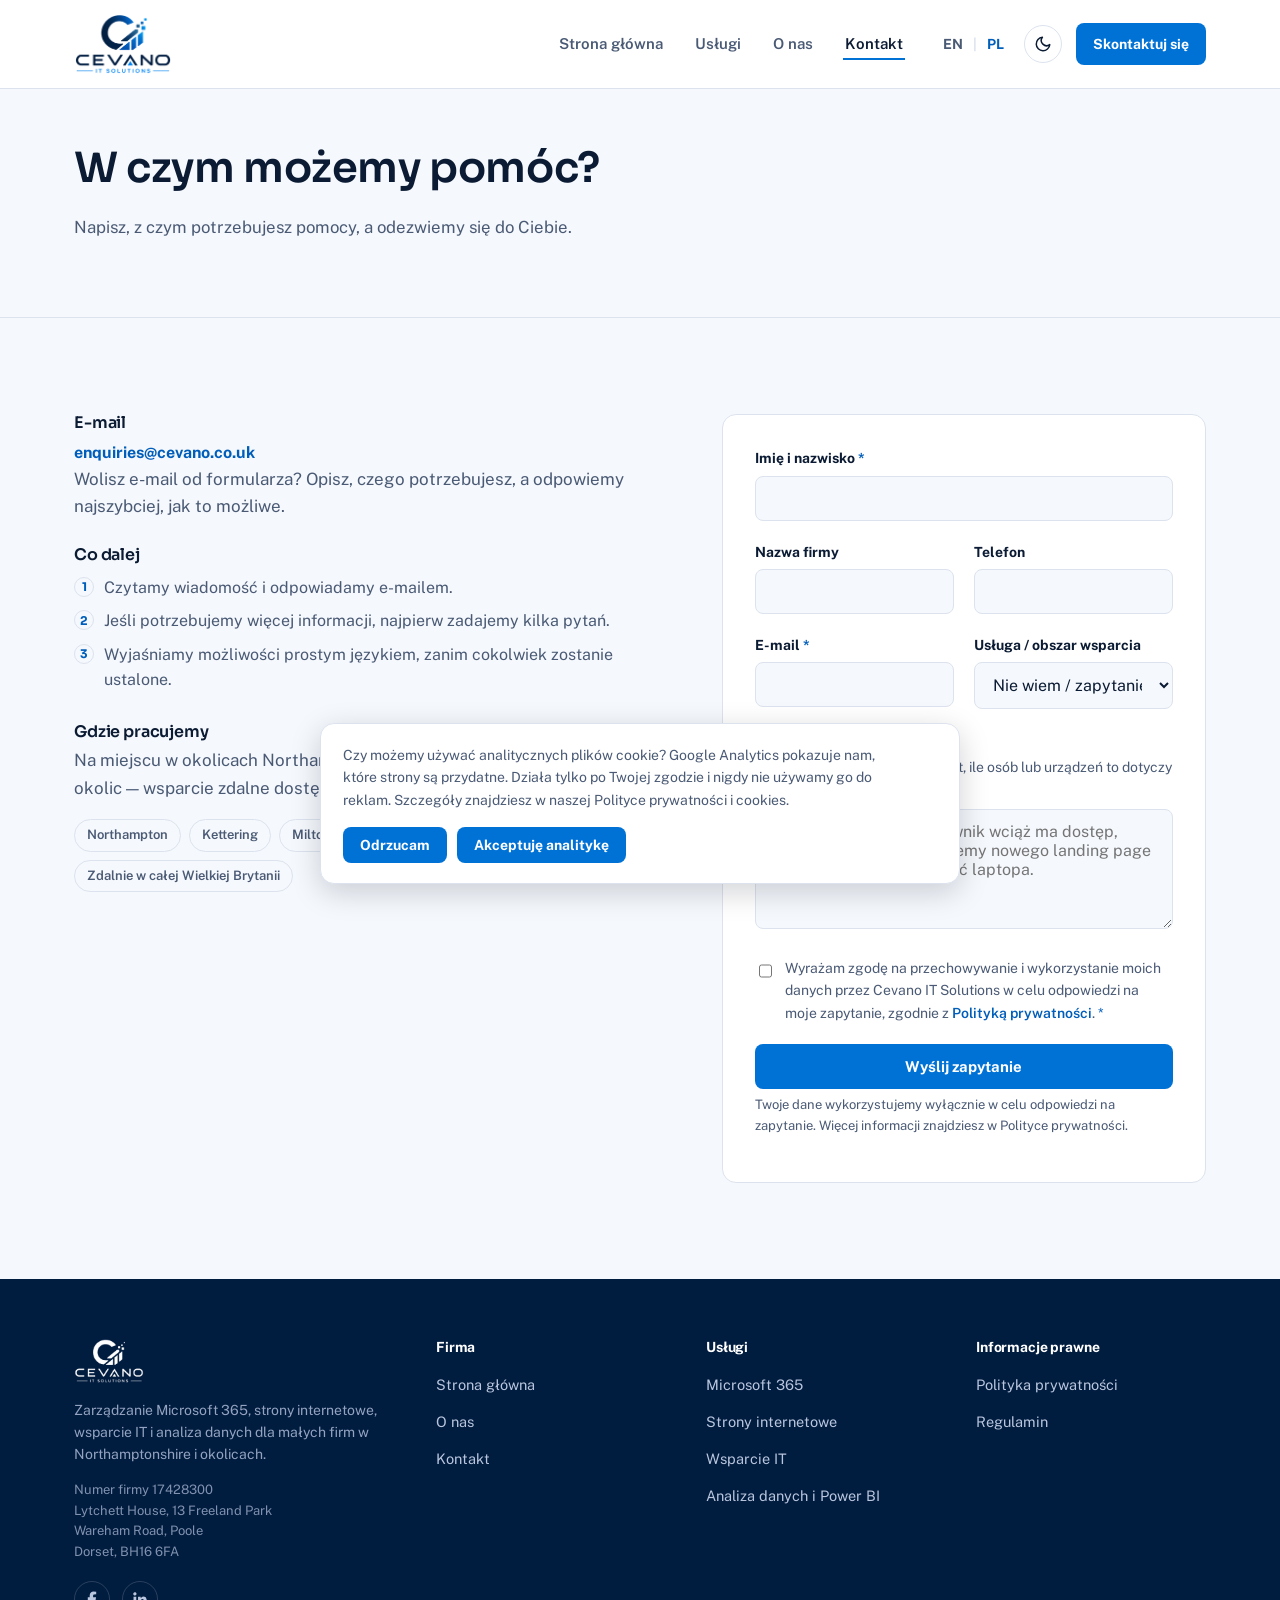
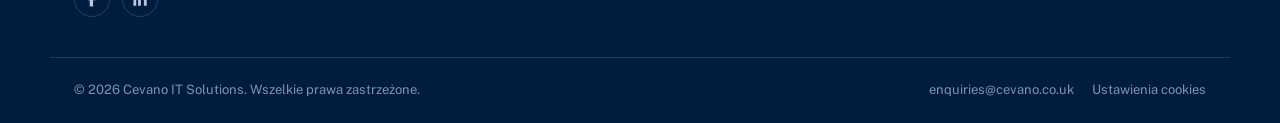
<file: pl/contact.html>
<!doctype html>
<html lang="pl">
<head>
<meta charset="UTF-8">
<meta name="viewport" content="width=device-width, initial-scale=1">
<title>Kontakt z Cevano IT Solutions | Skontaktuj się</title>
<meta name="description" content="Skontaktuj się z Cevano IT Solutions w sprawie wsparcia IT, Microsoft 365 lub analizy danych — obsługujemy Northampton, Kettering, Milton Keynes, Rugby oraz klientów zdalnych w całej Wielkiej Brytanii.">
<link rel="canonical" href="https://www.cevano.co.uk/pl/contact.html">
<link rel="alternate" hreflang="pl" href="https://www.cevano.co.uk/pl/contact.html">
<link rel="alternate" hreflang="en" href="https://www.cevano.co.uk/contact.html">
<link rel="alternate" hreflang="x-default" href="https://www.cevano.co.uk/contact.html">
<meta property="og:type" content="website">
<meta property="og:site_name" content="Cevano IT Solutions">
<meta property="og:title" content="Kontakt z Cevano IT Solutions | Skontaktuj się">
<meta property="og:description" content="Skontaktuj się z Cevano IT Solutions w sprawie wsparcia IT, Microsoft 365 lub analizy danych — obsługujemy Northampton, Kettering, Milton Keynes, Rugby oraz klientów zdalnych w całej Wielkiej Brytanii.">
<meta property="og:url" content="https://www.cevano.co.uk/pl/contact.html">
<meta property="og:image" content="https://www.cevano.co.uk/assets/img/og-image.jpg">
<meta property="og:locale" content="pl_PL">
<meta name="twitter:card" content="summary_large_image">
<link rel="icon" href="../assets/img/favicon-32.png" sizes="32x32">
<link rel="icon" href="../assets/img/favicon-192.png" sizes="192x192">
<link rel="apple-touch-icon" href="../assets/img/apple-touch-icon.png">
<link rel="manifest" href="../site.webmanifest">
<link rel="preconnect" href="https://fonts.googleapis.com">
<link rel="preconnect" href="https://fonts.gstatic.com" crossorigin>
<link rel="stylesheet" href="../css/style.css?v=20261110-1">
<script>(function(){try{var t=localStorage.getItem("cevano-theme");if(t==="dark"||t==="light"){document.documentElement.setAttribute("data-theme",t);}else if(window.matchMedia&&window.matchMedia("(prefers-color-scheme: dark)").matches){document.documentElement.setAttribute("data-theme","dark");}}catch(e){}})();</script>
</head>
<body>
<a class="skip-link" href="#main">Przejdź do treści głównej</a>
<header class="site-header">
  <div class="header-inner">
    <a class="brand" href="index.html" aria-label="Cevano IT Solutions — home">
      <picture class="logo-light">
        <img src="../assets/img/logo-trimmed-200.png" alt="Cevano IT Solutions" width="200" height="123">
      </picture>
      <picture class="logo-dark">
        <img src="../assets/img/logo-white-200.png" alt="Cevano IT Solutions" width="200" height="125">
      </picture>
    </a>
    <nav class="main-nav" aria-label="Primary">
      <ul class="nav-links">
        <li><a href="index.html">Strona główna</a></li>
        <li><a href="services.html">Usługi</a></li>
        <li><a href="about.html">O nas</a></li>
        <li><a href="contact.html" aria-current="page">Kontakt</a></li>
      </ul>
      <div class="header-actions">
        <div class="lang-switch" aria-label="Language switch">
          <a href="../contact.html">EN</a><span aria-hidden="true">|</span><a href="index.html" aria-current="true">PL</a>
        </div>
        <button type="button" class="theme-toggle" data-theme-toggle aria-label="Przełącz tryb ciemny" aria-pressed="false">
          <svg class="icon-moon" viewBox="0 0 24 24" fill="none" stroke="currentColor" stroke-width="2" stroke-linecap="round" stroke-linejoin="round"><path d="M21 12.8A9 9 0 1 1 11.2 3a7 7 0 0 0 9.8 9.8Z"/></svg><svg class="icon-sun" viewBox="0 0 24 24" fill="none" stroke="currentColor" stroke-width="2" stroke-linecap="round"><circle cx="12" cy="12" r="4"/><path d="M12 2v2M12 20v2M4.9 4.9l1.4 1.4M17.7 17.7l1.4 1.4M2 12h2M20 12h2M4.9 19.1l1.4-1.4M17.7 6.3l1.4-1.4"/></svg>
        </button>
        <a class="btn btn-primary btn-sm" href="contact.html">Skontaktuj się</a>
      </div>
    </nav>
    <a class="btn btn-primary btn-sm header-cta-mobile" href="contact.html">Skontaktuj się</a>
    <button type="button" class="nav-toggle" data-nav-toggle aria-label="Menu" aria-expanded="false">
      <svg class="icon-menu" viewBox="0 0 24 24" fill="none" stroke="currentColor" stroke-width="2" stroke-linecap="round" aria-hidden="true"><path d="M4 7h16M4 12h16M4 17h16"/></svg><svg class="icon-close" viewBox="0 0 24 24" fill="none" stroke="currentColor" stroke-width="2" stroke-linecap="round" aria-hidden="true"><path d="M6 6l12 12M18 6 6 18"/></svg>
    </button>
  </div>
</header>

<main id="main">

<section class="page-hero">
  <div class="container">
    <h1>W czym możemy pomóc?</h1>
    <p>Napisz, z czym potrzebujesz pomocy, a odezwiemy się do Ciebie.</p>
  </div>
</section>

<section class="section">
  <div class="container contact-layout">
    <div class="contact-info">
      <div class="info-block">
        <h2>E-mail</h2>
        <a class="email-link" href="mailto:enquiries@cevano.co.uk">enquiries@cevano.co.uk</a>
        <p>Wolisz e-mail od formularza? Opisz, czego potrzebujesz, a odpowiemy najszybciej, jak to możliwe.</p>
      </div>
      <div class="info-block">
        <h2>Co dalej</h2>
        <ol class="next-steps">
          <li>Czytamy wiadomość i odpowiadamy e-mailem.</li>
          <li>Jeśli potrzebujemy więcej informacji, najpierw zadajemy kilka pytań.</li>
          <li>Wyjaśniamy możliwości prostym językiem, zanim cokolwiek zostanie ustalone.</li>
        </ol>
      </div>
      <div class="info-block">
        <h2>Gdzie pracujemy</h2>
        <p>Na miejscu w okolicach Northampton, Kettering, Milton Keynes, Rugby i okolic — wsparcie zdalne dostępne również dalej.</p>
        <div class="area-tags">
          <span>Northampton</span><span>Kettering</span><span>Milton Keynes</span><span>Rugby</span><span>Zdalnie w całej Wielkiej Brytanii</span>
        </div>
      </div>
    </div>

    <div class="form-card">
      <form data-contact-form action="/api/contact" method="post"
            data-success-msg="Dziękujemy, Twoje zapytanie zostało wysłane. Odpowiemy e-mailem na podany adres najszybciej, jak to możliwe. Na razie nic więcej nie musisz robić."
            data-success-email-msg="Dziękujemy, Twoje zapytanie zostało wysłane. Odpowiemy e-mailem na adres {email} najszybciej, jak to możliwe. Na razie nic więcej nie musisz robić."
            data-error-msg="Niestety nie udało się wysłać zapytania. Spróbuj ponownie za chwilę albo napisz do nas na"
            data-submit-label="Wyślij zapytanie" data-too-fast="Poczekaj chwilę i naciśnij „Wyślij” ponownie." data-sending="Wysyłanie…">
        <input type="hidden" name="_lang" value="pl">
        <div class="hp-field" aria-hidden="true">
          <label for="company_website_pl">Pozostaw to pole puste</label>
          <input type="text" id="company_website_pl" name="company_website" tabindex="-1" autocomplete="off">
        </div>

        <div class="form-row">
          <label for="name_pl">Imię i nazwisko <span class="req">*</span></label>
          <input type="text" id="name_pl" name="name" maxlength="120" required autocomplete="name">
        </div>

        <div class="form-two">
          <div class="form-row">
            <label for="company_pl">Nazwa firmy</label>
            <input type="text" id="company_pl" name="company" maxlength="120" autocomplete="organization">
          </div>
          <div class="form-row">
            <label for="phone_pl">Telefon</label>
            <input type="tel" id="phone_pl" name="phone" maxlength="40" autocomplete="tel">
          </div>
        </div>

        <div class="form-two">
          <div class="form-row">
            <label for="email_pl">E-mail <span class="req">*</span></label>
            <input type="email" id="email_pl" name="email" maxlength="254" required autocomplete="email">
          </div>
          <div class="form-row">
            <label for="service_pl">Usługa / obszar wsparcia</label>
            <select id="service_pl" name="service">
              <option value="">Nie wiem / zapytanie ogólne</option>
              <option value="Microsoft 365">Microsoft 365</option>
              <option value="Website / landing page">Strona internetowa / landing page</option>
              <option value="IT Support">Wsparcie IT</option>
              <option value="Data Analytics / Power BI">Analiza danych / Power BI</option>
              <option value="Networking & AV">Sieci i AV</option>
              <option value="IT Assets & Documentation">Zasoby IT i dokumentacja</option>
              <option value="Domains & Email">Domeny i poczta</option>
              <option value="Other">Inne</option>
            </select>
          </div>
        </div>

        <div class="form-row">
          <label for="message_pl">Wiadomość <span class="req">*</span></label>
          <p class="field-hint" id="message_pl_hint">Opisz krótko problem lub projekt, ile osób lub urządzeń to dotyczy i czy sprawa jest pilna.</p>
          <textarea id="message_pl" name="message" maxlength="5000" required aria-describedby="message_pl_hint" placeholder="Na przykład: były pracownik wciąż ma dostęp, zaginął e-mail, potrzebujemy nowego landing page albo trzeba skonfigurować laptopa."></textarea>
        </div>

        <div class="form-row">
          <label style="display:flex; gap:10px; font-weight:400; align-items:flex-start; cursor:pointer;">
            <input type="checkbox" required name="consent" style="width:auto; margin-top:4px;">
            <span style="font-size:14px; color:var(--slate);">Wyrażam zgodę na przechowywanie i wykorzystanie moich danych przez Cevano IT Solutions w celu odpowiedzi na moje zapytanie, zgodnie z <a href="legal/privacy-policy.html" style="color:var(--blue-mid); font-weight:600;">Polityką prywatności</a>. <span class="req">*</span></span>
          </label>
        </div>

        <button type="submit" class="btn btn-primary" data-form-submit style="width:100%;">Wyślij zapytanie</button>
        <div class="form-status" data-form-status aria-live="polite"></div>
        <p class="form-note">Twoje dane wykorzystujemy wyłącznie w celu odpowiedzi na zapytanie. Więcej informacji znajdziesz w <a href="legal/privacy-policy.html">Polityce prywatności</a>.</p>
      </form>
      <div class="form-done" data-form-done hidden>
        <h2 tabindex="-1" data-done-heading>Zapytanie wysłane</h2>
        <p data-done-with-email hidden>Odpowiemy e-mailem na adres <strong data-done-email></strong> najszybciej, jak to możliwe.</p>
        <p data-done-no-email>Odpowiemy e-mailem na podany adres najszybciej, jak to możliwe.</p>
        <div class="form-done-copy" data-done-copy-wrap hidden>
          <h3>Twoja wiadomość</h3>
          <p data-done-copy></p>
        </div>
        <div class="form-done-actions">
          <button type="button" class="btn btn-outline" data-done-again>Wyślij kolejne zapytanie</button>
          <a class="btn-ghost" href="services.html">Wróć do usług →</a>
        </div>
      </div>
    </div>
  </div>
</section>

</main>
<footer class="site-footer">
  <div class="container footer-grid">
    <div class="footer-brand">
      <img src="../assets/img/logo-white-200.png" alt="Cevano IT Solutions" width="200" height="125" loading="lazy">
      <p>Zarządzanie Microsoft 365, strony internetowe, wsparcie IT i analiza danych dla małych firm w Northamptonshire i okolicach.</p>
      <p class="company-meta">
        Numer firmy 17428300<br>
        Lytchett House, 13 Freeland Park<br>
        Wareham Road, Poole<br>
        Dorset, BH16 6FA
      </p>
      <div class="footer-social">
        <a href="https://www.facebook.com/profile.php?id=61594328187021" target="_blank" rel="noopener noreferrer" aria-label="Facebook"><svg viewBox="0 0 24 24" fill="currentColor"><path d="M17.59 2.23 L13.76 2.0 L12.09 2.37 L10.97 2.94 L9.95 3.97 L9.26 5.42 L8.95 7.15 L8.92 9.71 L6.38 9.73 L6.38 13.5 L8.92 13.51 L8.92 21.65 L11.12 22.0 L13.4 21.93 L13.4 13.51 L16.73 13.5 L17.41 9.81 L13.41 9.73 L13.48 7.33 L13.89 6.41 L14.65 5.86 L17.62 5.66 Z"/></svg></a>
        <a href="https://www.linkedin.com/company/cevano-it-solutions/" target="_blank" rel="noopener noreferrer" aria-label="LinkedIn"><svg viewBox="0 0 24 24" fill="currentColor" fill-rule="evenodd"><path d="M19.64 9.68 L20.91 12.59 L21.0 20.93 L17.25 20.93 L17.16 13.52 L16.41 12.26 L15.05 11.98 L13.97 12.35 L13.22 13.62 L13.12 20.93 L9.42 20.98 L9.38 9.02 L12.89 8.98 L12.94 10.62 L15.89 8.7 L18.19 8.88 Z M3.38 8.98 L7.03 9.02 L6.98 20.98 L3.28 20.93 Z M4.97 3.02 L5.81 3.12 L6.52 3.49 L7.03 4.05 L7.36 4.99 L7.31 5.7 L6.94 6.49 L6.33 7.05 L5.44 7.38 L4.5 7.29 L3.89 6.96 L3.23 6.21 L3.0 5.46 L3.05 4.71 L3.42 3.91 L4.03 3.35 Z"/></svg></a>
      </div>
    </div>
    <div class="footer-col">
      <h4>Firma</h4>
      <ul>
        <li><a href="index.html">Strona główna</a></li>
        <li><a href="about.html">O nas</a></li>
        <li><a href="contact.html">Kontakt</a></li>
      </ul>
    </div>
    <div class="footer-col">
      <h4>Usługi</h4>
      <ul>
        <li><a href="services.html#microsoft-365">Microsoft 365</a></li>
<li><a href="services.html#websites">Strony internetowe</a></li>
<li><a href="services.html#it-support">Wsparcie IT</a></li>
<li><a href="services.html#data-analytics">Analiza danych i Power BI</a></li>
      </ul>
    </div>
    <div class="footer-col">
      <h4>Informacje prawne</h4>
      <ul>
        <li><a href="legal/privacy-policy.html">Polityka prywatności</a></li>
        <li><a href="legal/terms.html">Regulamin</a></li>
      </ul>
    </div>
  </div>
  <div class="container footer-bottom">
    <span>&copy; 2026 Cevano IT Solutions. Wszelkie prawa zastrzeżone.</span>
    <div class="footer-legal-links">
      <a href="mailto:enquiries@cevano.co.uk">enquiries@cevano.co.uk</a>
      <button type="button" class="link-button" data-cookie-settings>Ustawienia cookies</button>
    </div>
  </div>
</footer>

<div class="cookie-banner" data-cookie-banner role="dialog" aria-label="Cookie consent">
  <p>Czy możemy używać analitycznych plików cookie? Google Analytics pokazuje nam, które strony są przydatne. Działa tylko po Twojej zgodzie i nigdy nie używamy go do reklam. Szczegóły znajdziesz w naszej <a href="legal/privacy-policy.html">Polityce prywatności i&nbsp;cookies</a>.</p>
  <div class="cookie-actions">
    <button type="button" class="btn btn-primary btn-sm" data-cookie-reject>Odrzucam</button>
    <button type="button" class="btn btn-primary btn-sm" data-cookie-accept>Akceptuję analitykę</button>
  </div>
</div>

<script src="../js/main.js?v=20261110-1" defer></script>

</body>
</html>
</file>
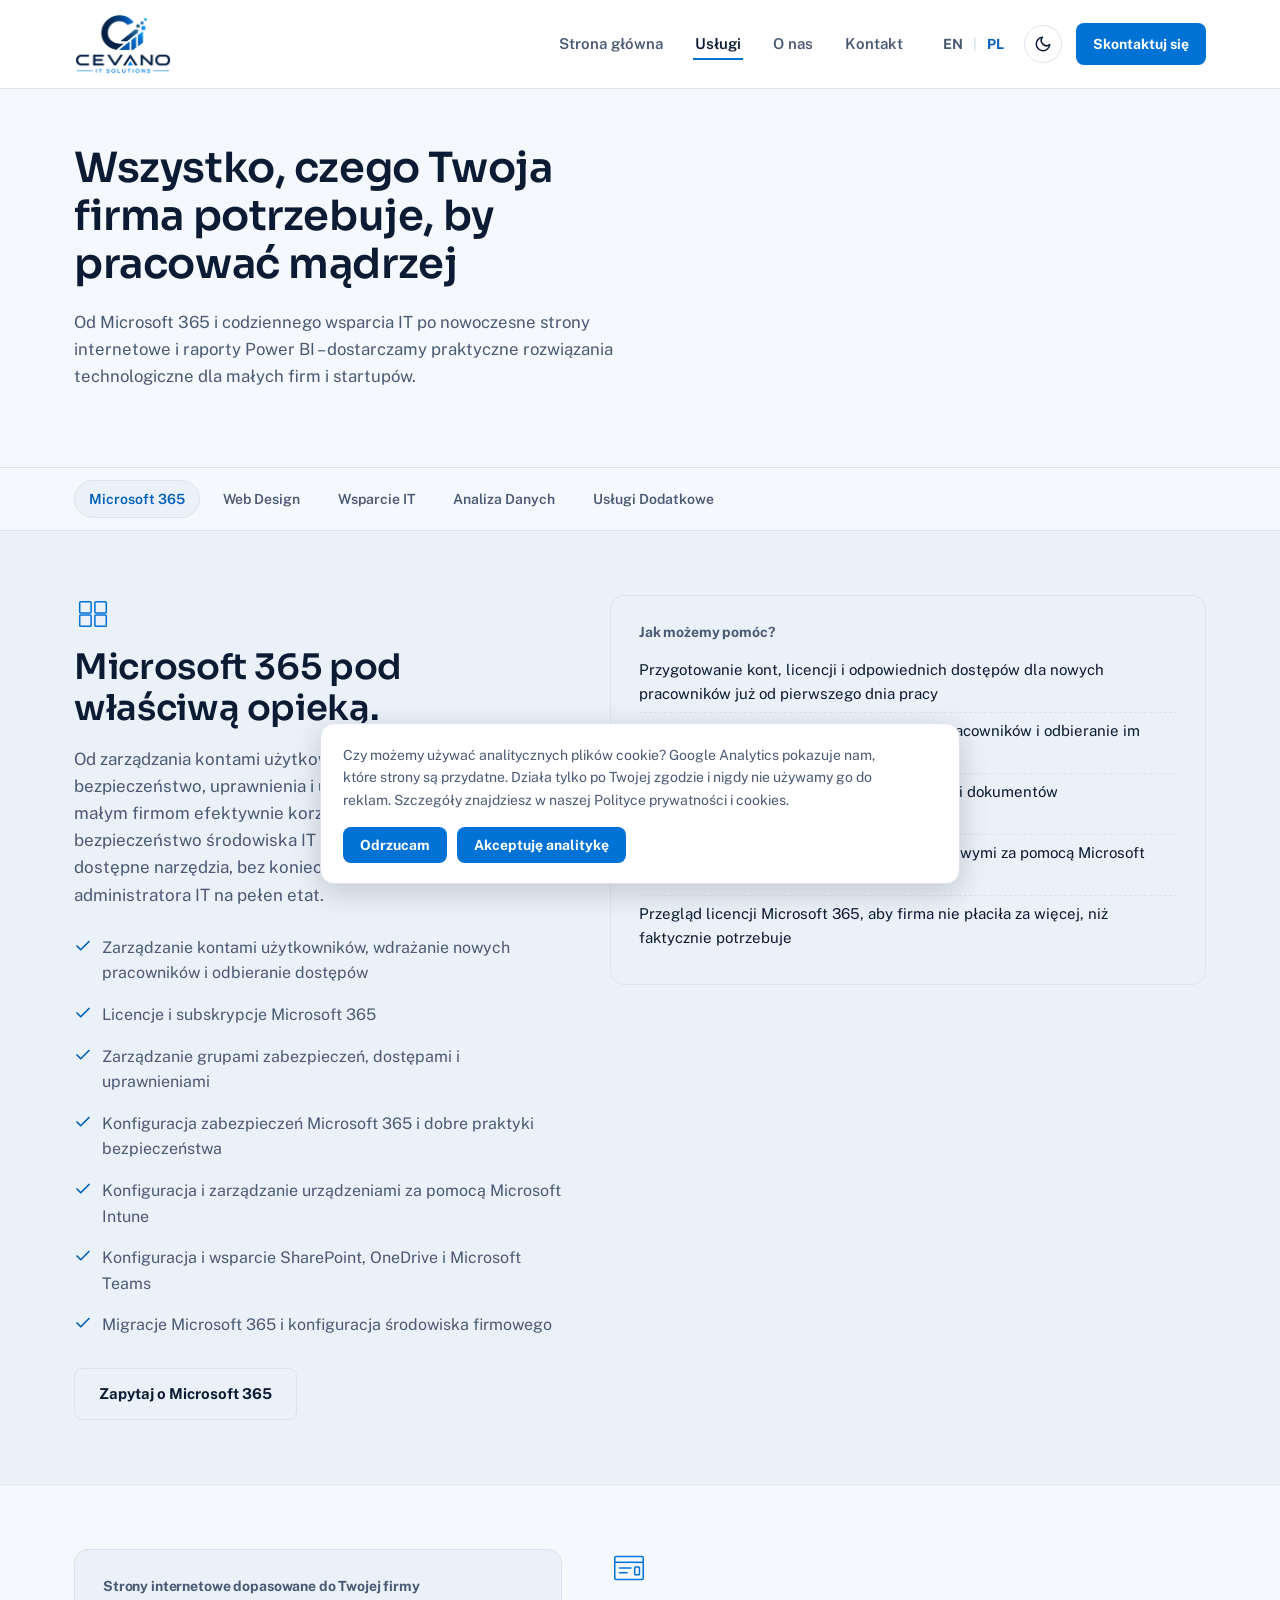
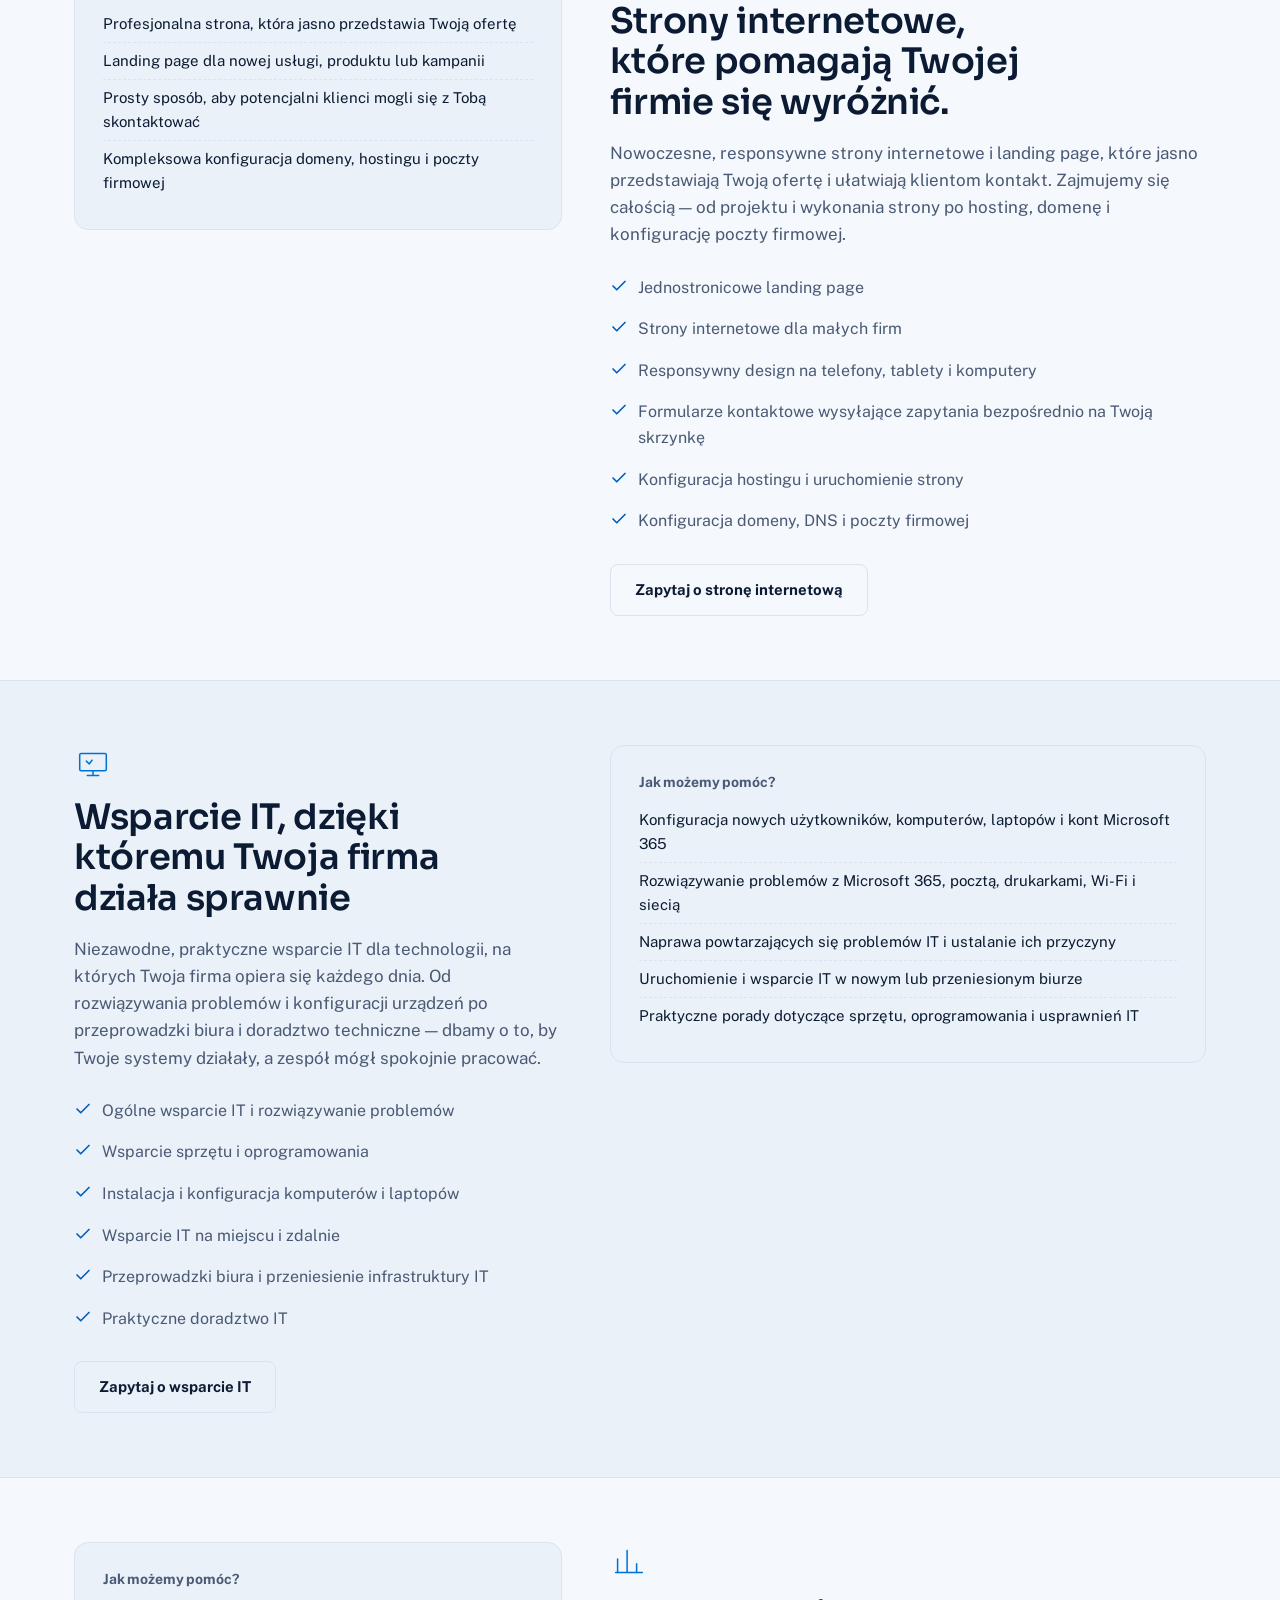
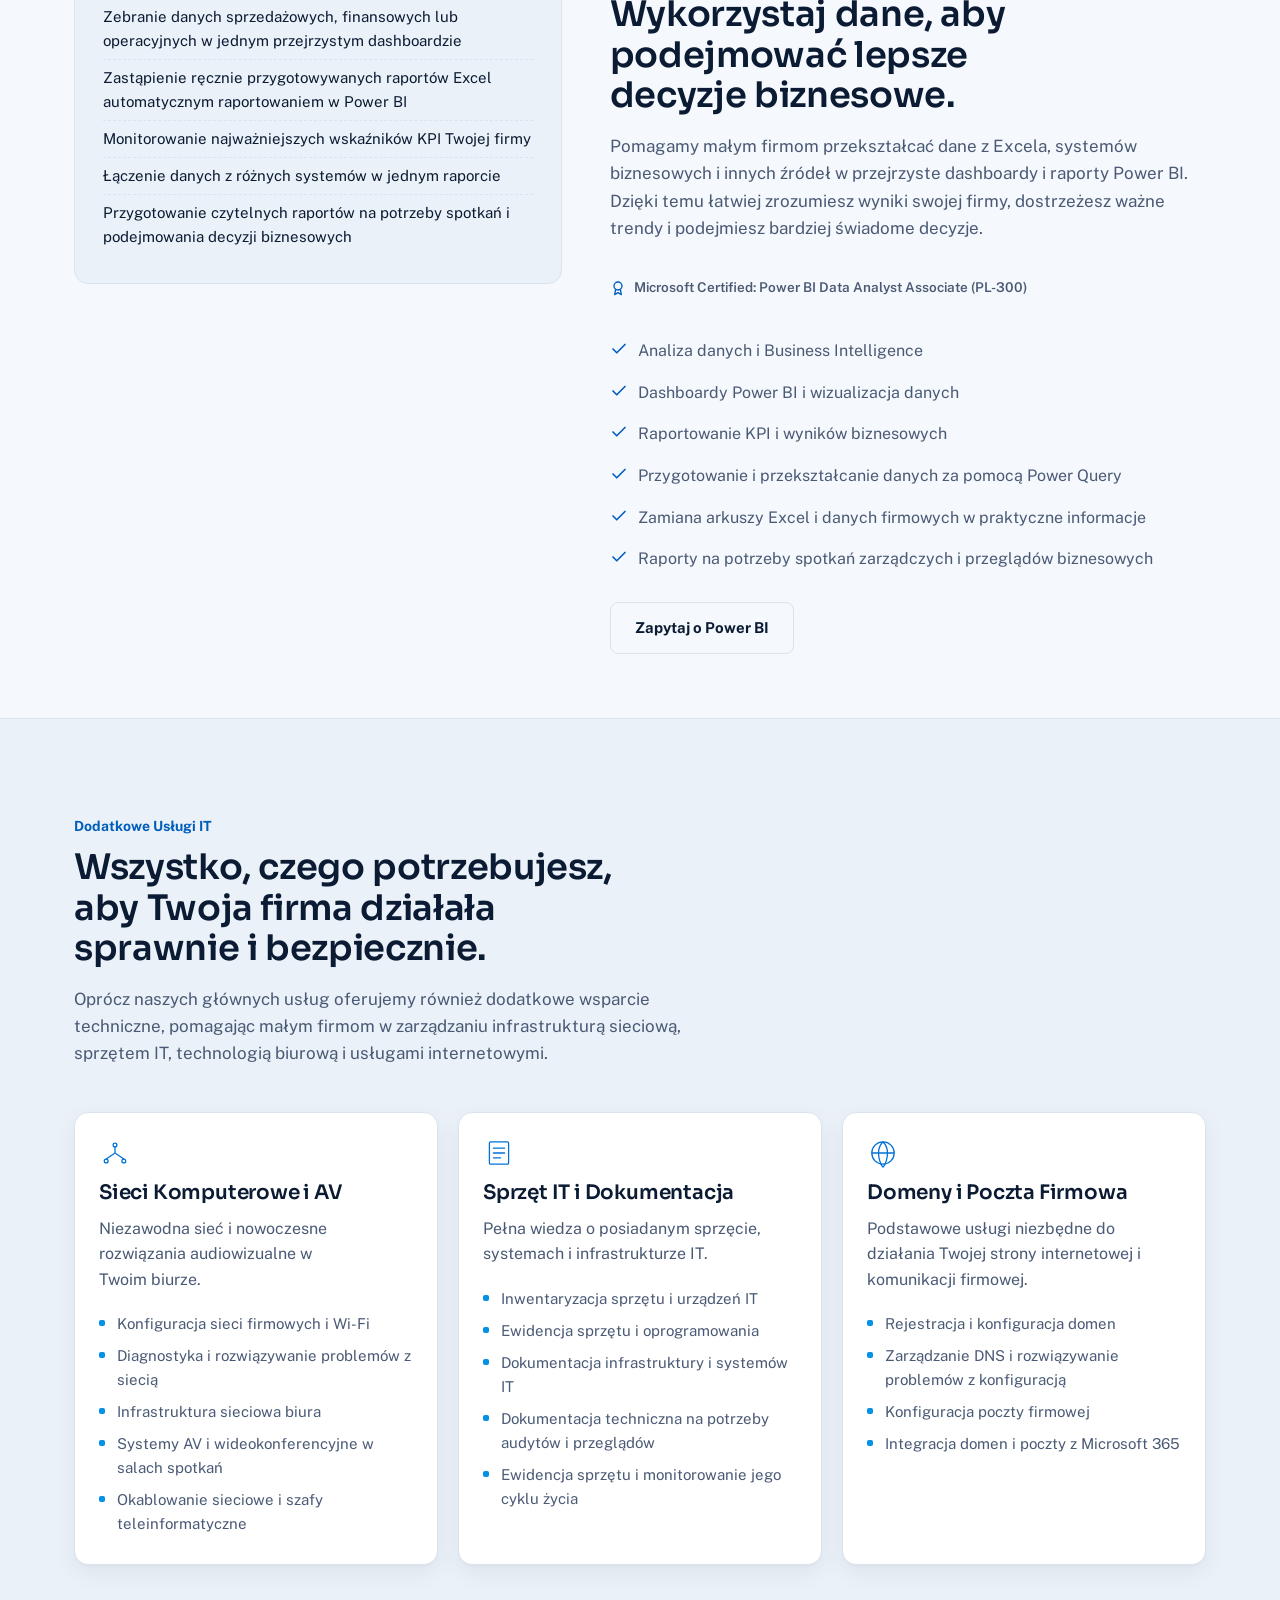
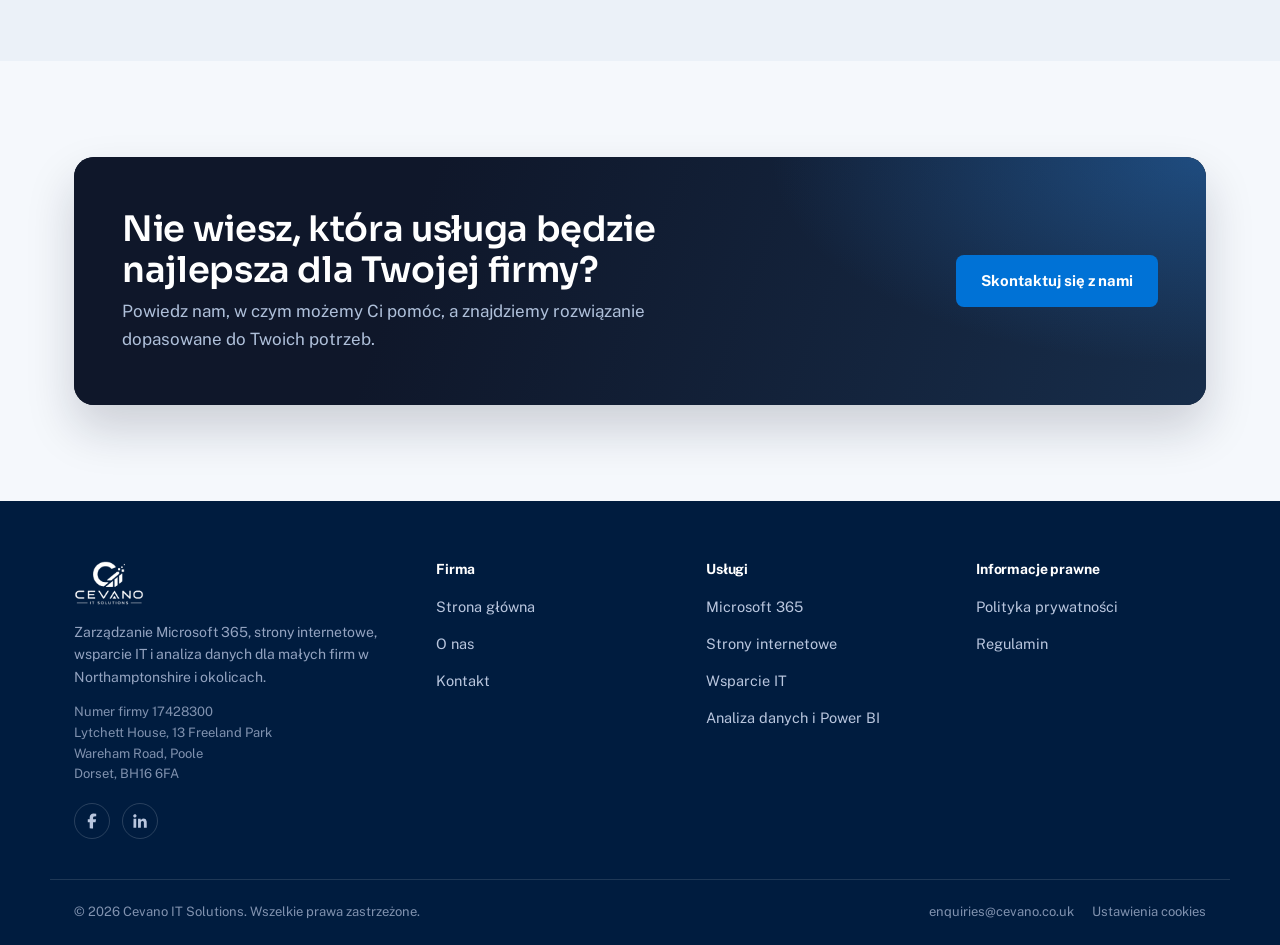
<file: pl/services.html>
<!doctype html>
<html lang="pl">
<head>
<meta charset="UTF-8">
<meta name="viewport" content="width=device-width, initial-scale=1">
<title>Usługi | Microsoft 365, strony internetowe, wsparcie IT i analiza danych — Cevano</title>
<meta name="description" content="Administracja Microsoft 365, strony internetowe i landing page, wsparcie IT oraz analiza danych Power BI dla małych firm, wyjaśnione prostym językiem.">
<link rel="canonical" href="https://www.cevano.co.uk/pl/services.html">
<link rel="alternate" hreflang="pl" href="https://www.cevano.co.uk/pl/services.html">
<link rel="alternate" hreflang="en" href="https://www.cevano.co.uk/services.html">
<link rel="alternate" hreflang="x-default" href="https://www.cevano.co.uk/services.html">
<meta property="og:type" content="website">
<meta property="og:site_name" content="Cevano IT Solutions">
<meta property="og:title" content="Usługi | Microsoft 365, strony internetowe, wsparcie IT i analiza danych — Cevano">
<meta property="og:description" content="Administracja Microsoft 365, strony internetowe i landing page, wsparcie IT oraz analiza danych Power BI dla małych firm, wyjaśnione prostym językiem.">
<meta property="og:url" content="https://www.cevano.co.uk/pl/services.html">
<meta property="og:image" content="https://www.cevano.co.uk/assets/img/og-image.jpg">
<meta property="og:locale" content="pl_PL">
<meta name="twitter:card" content="summary_large_image">
<link rel="icon" href="../assets/img/favicon-32.png" sizes="32x32">
<link rel="icon" href="../assets/img/favicon-192.png" sizes="192x192">
<link rel="apple-touch-icon" href="../assets/img/apple-touch-icon.png">
<link rel="manifest" href="../site.webmanifest">
<link rel="preconnect" href="https://fonts.googleapis.com">
<link rel="preconnect" href="https://fonts.gstatic.com" crossorigin>
<link rel="stylesheet" href="../css/style.css?v=20261110-1">
<script>(function(){try{var t=localStorage.getItem("cevano-theme");if(t==="dark"||t==="light"){document.documentElement.setAttribute("data-theme",t);}else if(window.matchMedia&&window.matchMedia("(prefers-color-scheme: dark)").matches){document.documentElement.setAttribute("data-theme","dark");}}catch(e){}})();</script>
</head>
<body>
<a class="skip-link" href="#main">Przejdź do treści głównej</a>
<header class="site-header">
  <div class="header-inner">
    <a class="brand" href="index.html" aria-label="Cevano IT Solutions — home">
      <picture class="logo-light">
        <img src="../assets/img/logo-trimmed-200.png" alt="Cevano IT Solutions" width="200" height="123">
      </picture>
      <picture class="logo-dark">
        <img src="../assets/img/logo-white-200.png" alt="Cevano IT Solutions" width="200" height="125">
      </picture>
    </a>
    <nav class="main-nav" aria-label="Primary">
      <ul class="nav-links">
        <li><a href="index.html">Strona główna</a></li>
        <li><a href="services.html" aria-current="page">Usługi</a></li>
        <li><a href="about.html">O nas</a></li>
        <li><a href="contact.html">Kontakt</a></li>
      </ul>
      <div class="header-actions">
        <div class="lang-switch" aria-label="Language switch">
          <a href="../services.html">EN</a><span aria-hidden="true">|</span><a href="index.html" aria-current="true">PL</a>
        </div>
        <button type="button" class="theme-toggle" data-theme-toggle aria-label="Przełącz tryb ciemny" aria-pressed="false">
          <svg class="icon-moon" viewBox="0 0 24 24" fill="none" stroke="currentColor" stroke-width="2" stroke-linecap="round" stroke-linejoin="round"><path d="M21 12.8A9 9 0 1 1 11.2 3a7 7 0 0 0 9.8 9.8Z"/></svg><svg class="icon-sun" viewBox="0 0 24 24" fill="none" stroke="currentColor" stroke-width="2" stroke-linecap="round"><circle cx="12" cy="12" r="4"/><path d="M12 2v2M12 20v2M4.9 4.9l1.4 1.4M17.7 17.7l1.4 1.4M2 12h2M20 12h2M4.9 19.1l1.4-1.4M17.7 6.3l1.4-1.4"/></svg>
        </button>
        <a class="btn btn-primary btn-sm" href="contact.html">Skontaktuj się</a>
      </div>
    </nav>
    <a class="btn btn-primary btn-sm header-cta-mobile" href="contact.html">Skontaktuj się</a>
    <button type="button" class="nav-toggle" data-nav-toggle aria-label="Menu" aria-expanded="false">
      <svg class="icon-menu" viewBox="0 0 24 24" fill="none" stroke="currentColor" stroke-width="2" stroke-linecap="round" aria-hidden="true"><path d="M4 7h16M4 12h16M4 17h16"/></svg><svg class="icon-close" viewBox="0 0 24 24" fill="none" stroke="currentColor" stroke-width="2" stroke-linecap="round" aria-hidden="true"><path d="M6 6l12 12M18 6 6 18"/></svg>
    </button>
  </div>
</header>

<main id="main">

<section class="page-hero">
  <div class="container">
    <h1>Wszystko, czego Twoja firma potrzebuje, by pracować mądrzej</h1>
    <p>Od Microsoft 365 i codziennego wsparcia IT po nowoczesne strony internetowe i raporty Power BI – dostarczamy praktyczne rozwiązania technologiczne dla małych firm i startupów.</p>
  </div>
</section>

<nav class="mini-nav" data-mini-nav aria-label="Usługi na tej stronie">
  <div class="mini-nav-inner">
    <a href="#microsoft-365">Microsoft 365</a>
    <a href="#websites">Web Design</a>
    <a href="#it-support">Wsparcie IT</a>
    <a href="#data-analytics">Analiza Danych</a>
    <a href="#additional-services">Usługi Dodatkowe</a>
  </div>
</nav>

<section class="detail-service section-alt" id="microsoft-365">
  <div class="container detail-grid">
    <div class="detail-copy">
      <svg class="mark" viewBox="0 0 40 40" fill="none" stroke="var(--blue)" stroke-width="1.6"><rect x="6" y="7" width="12" height="12" rx="1.2"/><rect x="22" y="7" width="12" height="12" rx="1.2"/><rect x="6" y="21" width="12" height="12" rx="1.2"/><rect x="22" y="21" width="12" height="12" rx="1.2"/></svg>
      <h2 style="margin-top:14px;">Microsoft 365 pod właściwą opieką.</h2>
      <p>Od zarządzania kontami użytkowników i licencjami po bezpieczeństwo, uprawnienia i urządzenia — pomagamy małym firmom efektywnie korzystać z Microsoft 365, dbać o bezpieczeństwo środowiska IT i w pełni wykorzystywać dostępne narzędzia, bez konieczności zatrudniania administratora IT na pełen etat.</p>
      <ul class="check-list">
        <li><svg viewBox="0 0 24 24" fill="none" stroke="currentColor" stroke-width="2.2" stroke-linecap="round" stroke-linejoin="round"><path d="M20 6 9 17l-5-5"/></svg><span>Zarządzanie kontami użytkowników, wdrażanie nowych pracowników i odbieranie dostępów</span></li>
<li><svg viewBox="0 0 24 24" fill="none" stroke="currentColor" stroke-width="2.2" stroke-linecap="round" stroke-linejoin="round"><path d="M20 6 9 17l-5-5"/></svg><span>Licencje i subskrypcje Microsoft 365</span></li>
<li><svg viewBox="0 0 24 24" fill="none" stroke="currentColor" stroke-width="2.2" stroke-linecap="round" stroke-linejoin="round"><path d="M20 6 9 17l-5-5"/></svg><span>Zarządzanie grupami zabezpieczeń, dostępami i uprawnieniami</span></li>
<li><svg viewBox="0 0 24 24" fill="none" stroke="currentColor" stroke-width="2.2" stroke-linecap="round" stroke-linejoin="round"><path d="M20 6 9 17l-5-5"/></svg><span>Konfiguracja zabezpieczeń Microsoft 365 i dobre praktyki bezpieczeństwa</span></li>
<li><svg viewBox="0 0 24 24" fill="none" stroke="currentColor" stroke-width="2.2" stroke-linecap="round" stroke-linejoin="round"><path d="M20 6 9 17l-5-5"/></svg><span>Konfiguracja i zarządzanie urządzeniami za pomocą Microsoft Intune</span></li>
<li><svg viewBox="0 0 24 24" fill="none" stroke="currentColor" stroke-width="2.2" stroke-linecap="round" stroke-linejoin="round"><path d="M20 6 9 17l-5-5"/></svg><span>Konfiguracja i wsparcie SharePoint, OneDrive i Microsoft Teams</span></li>
<li><svg viewBox="0 0 24 24" fill="none" stroke="currentColor" stroke-width="2.2" stroke-linecap="round" stroke-linejoin="round"><path d="M20 6 9 17l-5-5"/></svg><span>Migracje Microsoft 365 i konfiguracja środowiska firmowego</span></li>
      </ul>
      <a class="btn btn-outline service-ask" href="contact.html?service=m365">Zapytaj o Microsoft 365</a>
    </div>
    <div class="panel">
      <h3>Jak możemy pomóc?</h3>
      <ul>
        <li>Przygotowanie kont, licencji i odpowiednich dostępów dla nowych pracowników już od pierwszego dnia pracy</li>
        <li>Bezpieczne zamykanie kont odchodzących pracowników i odbieranie im dostępów</li>
        <li>Porządkowanie firmowych plików, uprawnień i dokumentów współdzielonych w SharePoint</li>
        <li>Konfiguracja i zarządzanie urządzeniami firmowymi za pomocą Microsoft Intune</li>
        <li>Przegląd licencji Microsoft 365, aby firma nie płaciła za więcej, niż faktycznie potrzebuje</li>
      </ul>
    </div>
  </div>
</section>

<section class="detail-service" id="websites">
  <div class="container detail-grid reverse">
    <div class="detail-copy">
      <svg class="mark" viewBox="0 0 40 40" fill="none" stroke="var(--blue)" stroke-width="1.6"><rect x="5" y="8" width="30" height="24" rx="1.5"/><path d="M5 14h30" /><path d="M10 20h12M10 25h8" stroke-linecap="round"/><rect x="26" y="19" width="5" height="8" rx="0.8"/></svg>
      <h2 style="margin-top:14px;">Strony internetowe, które pomagają Twojej firmie się wyróżnić.</h2>
      <p>Nowoczesne, responsywne strony internetowe i landing page, które jasno przedstawiają Twoją ofertę i ułatwiają klientom kontakt. Zajmujemy się całością — od projektu i wykonania strony po hosting, domenę i konfigurację poczty firmowej.</p>
      <ul class="check-list">
        <li><svg viewBox="0 0 24 24" fill="none" stroke="currentColor" stroke-width="2.2" stroke-linecap="round" stroke-linejoin="round"><path d="M20 6 9 17l-5-5"/></svg><span>Jednostronicowe landing page</span></li>
<li><svg viewBox="0 0 24 24" fill="none" stroke="currentColor" stroke-width="2.2" stroke-linecap="round" stroke-linejoin="round"><path d="M20 6 9 17l-5-5"/></svg><span>Strony internetowe dla małych firm</span></li>
<li><svg viewBox="0 0 24 24" fill="none" stroke="currentColor" stroke-width="2.2" stroke-linecap="round" stroke-linejoin="round"><path d="M20 6 9 17l-5-5"/></svg><span>Responsywny design na telefony, tablety i komputery</span></li>
<li><svg viewBox="0 0 24 24" fill="none" stroke="currentColor" stroke-width="2.2" stroke-linecap="round" stroke-linejoin="round"><path d="M20 6 9 17l-5-5"/></svg><span>Formularze kontaktowe wysyłające zapytania bezpośrednio na Twoją skrzynkę</span></li>
<li><svg viewBox="0 0 24 24" fill="none" stroke="currentColor" stroke-width="2.2" stroke-linecap="round" stroke-linejoin="round"><path d="M20 6 9 17l-5-5"/></svg><span>Konfiguracja hostingu i uruchomienie strony</span></li>
<li><svg viewBox="0 0 24 24" fill="none" stroke="currentColor" stroke-width="2.2" stroke-linecap="round" stroke-linejoin="round"><path d="M20 6 9 17l-5-5"/></svg><span>Konfiguracja domeny, DNS i poczty firmowej</span></li>
      </ul>
      <a class="btn btn-outline service-ask" href="contact.html?service=website">Zapytaj o stronę internetową</a>
    </div>
    <div class="panel">
      <h3>Strony internetowe dopasowane do Twojej firmy</h3>
      <ul>
        <li>Profesjonalna strona, która jasno przedstawia Twoją ofertę</li>
        <li>Landing page dla nowej usługi, produktu lub kampanii</li>
        <li>Prosty sposób, aby potencjalni klienci mogli się z Tobą skontaktować</li>
        <li>Kompleksowa konfiguracja domeny, hostingu i poczty firmowej</li>
      </ul>
    </div>
  </div>
</section>

<section class="detail-service section-alt" id="it-support">
  <div class="container detail-grid">
    <div><svg class="mark" viewBox="0 0 40 40" fill="none" stroke="var(--blue)" stroke-width="1.6"><rect x="6" y="9" width="28" height="18" rx="1.5"/><path d="M14 32h12M20 27v5" stroke-linecap="round"/><path d="M13 17l3 3 3-4" stroke-linecap="round" stroke-linejoin="round"/></svg>
      <h2 style="margin-top:14px;">Wsparcie IT, dzięki któremu Twoja firma działa sprawnie</h2>
      <p>Niezawodne, praktyczne wsparcie IT dla technologii, na których Twoja firma opiera się każdego dnia. Od rozwiązywania problemów i konfiguracji urządzeń po przeprowadzki biura i doradztwo techniczne — dbamy o to, by Twoje systemy działały, a zespół mógł spokojnie pracować.</p>
      <ul class="check-list">
        <li><svg viewBox="0 0 24 24" fill="none" stroke="currentColor" stroke-width="2.2" stroke-linecap="round" stroke-linejoin="round"><path d="M20 6 9 17l-5-5"/></svg><span>Ogólne wsparcie IT i rozwiązywanie problemów</span></li>
<li><svg viewBox="0 0 24 24" fill="none" stroke="currentColor" stroke-width="2.2" stroke-linecap="round" stroke-linejoin="round"><path d="M20 6 9 17l-5-5"/></svg><span>Wsparcie sprzętu i oprogramowania</span></li>
<li><svg viewBox="0 0 24 24" fill="none" stroke="currentColor" stroke-width="2.2" stroke-linecap="round" stroke-linejoin="round"><path d="M20 6 9 17l-5-5"/></svg><span>Instalacja i konfiguracja komputerów i laptopów</span></li>
<li><svg viewBox="0 0 24 24" fill="none" stroke="currentColor" stroke-width="2.2" stroke-linecap="round" stroke-linejoin="round"><path d="M20 6 9 17l-5-5"/></svg><span>Wsparcie IT na miejscu i zdalnie</span></li>
<li><svg viewBox="0 0 24 24" fill="none" stroke="currentColor" stroke-width="2.2" stroke-linecap="round" stroke-linejoin="round"><path d="M20 6 9 17l-5-5"/></svg><span>Przeprowadzki biura i przeniesienie infrastruktury IT</span></li>
<li><svg viewBox="0 0 24 24" fill="none" stroke="currentColor" stroke-width="2.2" stroke-linecap="round" stroke-linejoin="round"><path d="M20 6 9 17l-5-5"/></svg><span>Praktyczne doradztwo IT</span></li>
      </ul>
      <a class="btn btn-outline service-ask" href="contact.html?service=it-support">Zapytaj o wsparcie IT</a>
    </div>
    <div class="panel">
      <h3>Jak możemy pomóc?</h3>
      <ul>
        <li>Konfiguracja nowych użytkowników, komputerów, laptopów i kont Microsoft 365</li>
        <li>Rozwiązywanie problemów z Microsoft 365, pocztą, drukarkami, Wi-Fi i siecią</li>
        <li>Naprawa powtarzających się problemów IT i ustalanie ich przyczyny</li>
        <li>Uruchomienie i wsparcie IT w nowym lub przeniesionym biurze</li>
        <li>Praktyczne porady dotyczące sprzętu, oprogramowania i usprawnień IT</li>
      </ul>
    </div>
  </div>
</section>

<section class="detail-service" id="data-analytics">
  <div class="container detail-grid reverse">
    <div class="detail-copy">
      <svg class="mark" viewBox="0 0 40 40" fill="none" stroke="var(--blue)" stroke-width="1.6"><path d="M8 32V18M18 32V9M28 32v-9" stroke-linecap="round"/><path d="M6 32h28" stroke-linecap="round"/></svg>
      <h2 style="margin-top:14px;">Wykorzystaj dane, aby podejmować lepsze decyzje biznesowe.</h2>
      <p>Pomagamy małym firmom przekształcać dane z Excela, systemów biznesowych i innych źródeł w przejrzyste dashboardy i raporty Power BI. Dzięki temu łatwiej zrozumiesz wyniki swojej firmy, dostrzeżesz ważne trendy i podejmiesz bardziej świadome decyzje.</p>
      <p class="trust-badge"><svg viewBox="0 0 24 24" fill="none" stroke="currentColor" stroke-width="2" stroke-linecap="round" stroke-linejoin="round" aria-hidden="true"><circle cx="12" cy="9" r="6"/><path d="M8.5 13.9 7 22l5-3 5 3-1.5-8.1"/></svg>Microsoft Certified: Power BI Data Analyst Associate (PL-300)</p>
      <ul class="check-list">
        <li><svg viewBox="0 0 24 24" fill="none" stroke="currentColor" stroke-width="2.2" stroke-linecap="round" stroke-linejoin="round"><path d="M20 6 9 17l-5-5"/></svg><span>Analiza danych i Business Intelligence</span></li>
<li><svg viewBox="0 0 24 24" fill="none" stroke="currentColor" stroke-width="2.2" stroke-linecap="round" stroke-linejoin="round"><path d="M20 6 9 17l-5-5"/></svg><span>Dashboardy Power BI i wizualizacja danych</span></li>
<li><svg viewBox="0 0 24 24" fill="none" stroke="currentColor" stroke-width="2.2" stroke-linecap="round" stroke-linejoin="round"><path d="M20 6 9 17l-5-5"/></svg><span>Raportowanie KPI i wyników biznesowych</span></li>
<li><svg viewBox="0 0 24 24" fill="none" stroke="currentColor" stroke-width="2.2" stroke-linecap="round" stroke-linejoin="round"><path d="M20 6 9 17l-5-5"/></svg><span>Przygotowanie i przekształcanie danych za pomocą Power Query</span></li>
<li><svg viewBox="0 0 24 24" fill="none" stroke="currentColor" stroke-width="2.2" stroke-linecap="round" stroke-linejoin="round"><path d="M20 6 9 17l-5-5"/></svg><span>Zamiana arkuszy Excel i danych firmowych w praktyczne informacje</span></li>
<li><svg viewBox="0 0 24 24" fill="none" stroke="currentColor" stroke-width="2.2" stroke-linecap="round" stroke-linejoin="round"><path d="M20 6 9 17l-5-5"/></svg><span>Raporty na potrzeby spotkań zarządczych i przeglądów biznesowych</span></li>
      </ul>
      <a class="btn btn-outline service-ask" href="contact.html?service=data">Zapytaj o Power BI</a>
    </div>
    <div class="panel">
      <h3>Jak możemy pomóc?</h3>
      <ul>
        <li>Zebranie danych sprzedażowych, finansowych lub operacyjnych w jednym przejrzystym dashboardzie</li>
        <li>Zastąpienie ręcznie przygotowywanych raportów Excel automatycznym raportowaniem w Power BI</li>
        <li>Monitorowanie najważniejszych wskaźników KPI Twojej firmy</li>
        <li>Łączenie danych z różnych systemów w jednym raporcie</li>
        <li>Przygotowanie czytelnych raportów na potrzeby spotkań i podejmowania decyzji biznesowych</li>
      </ul>
    </div>
  </div>
</section>

<section class="section section-alt" id="additional-services">
  <div class="container">
    <div class="section-head">
      <span class="kicker">Dodatkowe Usługi IT</span>
      <h2>Wszystko, czego potrzebujesz, aby Twoja firma działała sprawnie i bezpiecznie.</h2>
      <p>Oprócz naszych głównych usług oferujemy również dodatkowe wsparcie techniczne, pomagając małym firmom w zarządzaniu infrastrukturą sieciową, sprzętem IT, technologią biurową i usługami internetowymi.</p>
    </div>
    <div class="subservice-grid">
      <div class="subservice-card">
        <svg class="mark" viewBox="0 0 40 40" fill="none" stroke="var(--blue)" stroke-width="1.6"><circle cx="20" cy="10" r="2.4"/><circle cx="9" cy="30" r="2.4"/><circle cx="31" cy="30" r="2.4"/><path d="M20 12.4V20M20 20 9 27.6M20 20l11 7.6" stroke-linecap="round"/></svg>
        <h3>Sieci Komputerowe i AV</h3>
        <p>Niezawodna sieć i nowoczesne rozwiązania audiowizualne w Twoim biurze.</p>
        <ul>
          <li>Konfiguracja sieci firmowych i Wi-Fi</li>
          <li>Diagnostyka i rozwiązywanie problemów z siecią</li>
          <li>Infrastruktura sieciowa biura</li>
          <li>Systemy AV i wideokonferencyjne w salach spotkań</li>
          <li>Okablowanie sieciowe i szafy teleinformatyczne</li>
        </ul>
      </div>
      <div class="subservice-card">
        <svg class="mark" viewBox="0 0 40 40" fill="none" stroke="var(--blue)" stroke-width="1.6"><rect x="8" y="6" width="24" height="28" rx="1.5"/><path d="M13 14h14M13 20h14M13 26h9" stroke-linecap="round"/></svg>
        <h3>Sprzęt IT i Dokumentacja</h3>
        <p>Pełna wiedza o posiadanym sprzęcie, systemach i infrastrukturze IT.</p>
        <ul>
          <li>Inwentaryzacja sprzętu i urządzeń IT</li>
          <li>Ewidencja sprzętu i oprogramowania</li>
          <li>Dokumentacja infrastruktury i systemów IT</li>
          <li>Dokumentacja techniczna na potrzeby audytów i przeglądów</li>
          <li>Ewidencja sprzętu i monitorowanie jego cyklu życia</li>
        </ul>
      </div>
      <div class="subservice-card">
        <svg class="mark" viewBox="0 0 40 40" fill="none" stroke="var(--blue)" stroke-width="1.6"><circle cx="20" cy="20" r="14"/><path d="M6 20h28M20 6c3.6 3.8 5.6 8.8 5.6 14S23.6 34.2 20 38M20 6c-3.6 3.8-5.6 8.8-5.6 14S16.4 34.2 20 38" /></svg>
        <h3>Domeny i Poczta Firmowa</h3>
        <p>Podstawowe usługi niezbędne do działania Twojej strony internetowej i komunikacji firmowej.</p>
        <ul>
          <li>Rejestracja i konfiguracja domen</li>
          <li>Zarządzanie DNS i rozwiązywanie problemów z konfiguracją</li>
          <li>Konfiguracja poczty firmowej</li>
          <li>Integracja domen i poczty z Microsoft 365</li>
        </ul>
      </div>
    </div>
  </div>
</section>

<section class="section">
  <div class="container">
    <div class="cta-banner">
      <div>
        <h2>Nie wiesz, która usługa będzie najlepsza dla Twojej firmy?</h2>
        <p>Powiedz nam, w czym możemy Ci pomóc, a znajdziemy rozwiązanie dopasowane do Twoich potrzeb.</p>
      </div>
      <a class="btn btn-primary" href="contact.html">Skontaktuj się z nami</a>
    </div>
  </div>
</section>

</main>
<footer class="site-footer">
  <div class="container footer-grid">
    <div class="footer-brand">
      <img src="../assets/img/logo-white-200.png" alt="Cevano IT Solutions" width="200" height="125" loading="lazy">
      <p>Zarządzanie Microsoft 365, strony internetowe, wsparcie IT i analiza danych dla małych firm w Northamptonshire i okolicach.</p>
      <p class="company-meta">
        Numer firmy 17428300<br>
        Lytchett House, 13 Freeland Park<br>
        Wareham Road, Poole<br>
        Dorset, BH16 6FA
      </p>
      <div class="footer-social">
        <a href="https://www.facebook.com/profile.php?id=61594328187021" target="_blank" rel="noopener noreferrer" aria-label="Facebook"><svg viewBox="0 0 24 24" fill="currentColor"><path d="M17.59 2.23 L13.76 2.0 L12.09 2.37 L10.97 2.94 L9.95 3.97 L9.26 5.42 L8.95 7.15 L8.92 9.71 L6.38 9.73 L6.38 13.5 L8.92 13.51 L8.92 21.65 L11.12 22.0 L13.4 21.93 L13.4 13.51 L16.73 13.5 L17.41 9.81 L13.41 9.73 L13.48 7.33 L13.89 6.41 L14.65 5.86 L17.62 5.66 Z"/></svg></a>
        <a href="https://www.linkedin.com/company/cevano-it-solutions/" target="_blank" rel="noopener noreferrer" aria-label="LinkedIn"><svg viewBox="0 0 24 24" fill="currentColor" fill-rule="evenodd"><path d="M19.64 9.68 L20.91 12.59 L21.0 20.93 L17.25 20.93 L17.16 13.52 L16.41 12.26 L15.05 11.98 L13.97 12.35 L13.22 13.62 L13.12 20.93 L9.42 20.98 L9.38 9.02 L12.89 8.98 L12.94 10.62 L15.89 8.7 L18.19 8.88 Z M3.38 8.98 L7.03 9.02 L6.98 20.98 L3.28 20.93 Z M4.97 3.02 L5.81 3.12 L6.52 3.49 L7.03 4.05 L7.36 4.99 L7.31 5.7 L6.94 6.49 L6.33 7.05 L5.44 7.38 L4.5 7.29 L3.89 6.96 L3.23 6.21 L3.0 5.46 L3.05 4.71 L3.42 3.91 L4.03 3.35 Z"/></svg></a>
      </div>
    </div>
    <div class="footer-col">
      <h4>Firma</h4>
      <ul>
        <li><a href="index.html">Strona główna</a></li>
        <li><a href="about.html">O nas</a></li>
        <li><a href="contact.html">Kontakt</a></li>
      </ul>
    </div>
    <div class="footer-col">
      <h4>Usługi</h4>
      <ul>
        <li><a href="services.html#microsoft-365">Microsoft 365</a></li>
<li><a href="services.html#websites">Strony internetowe</a></li>
<li><a href="services.html#it-support">Wsparcie IT</a></li>
<li><a href="services.html#data-analytics">Analiza danych i Power BI</a></li>
      </ul>
    </div>
    <div class="footer-col">
      <h4>Informacje prawne</h4>
      <ul>
        <li><a href="legal/privacy-policy.html">Polityka prywatności</a></li>
        <li><a href="legal/terms.html">Regulamin</a></li>
      </ul>
    </div>
  </div>
  <div class="container footer-bottom">
    <span>&copy; 2026 Cevano IT Solutions. Wszelkie prawa zastrzeżone.</span>
    <div class="footer-legal-links">
      <a href="mailto:enquiries@cevano.co.uk">enquiries@cevano.co.uk</a>
      <button type="button" class="link-button" data-cookie-settings>Ustawienia cookies</button>
    </div>
  </div>
</footer>

<div class="cookie-banner" data-cookie-banner role="dialog" aria-label="Cookie consent">
  <p>Czy możemy używać analitycznych plików cookie? Google Analytics pokazuje nam, które strony są przydatne. Działa tylko po Twojej zgodzie i nigdy nie używamy go do reklam. Szczegóły znajdziesz w naszej <a href="legal/privacy-policy.html">Polityce prywatności i&nbsp;cookies</a>.</p>
  <div class="cookie-actions">
    <button type="button" class="btn btn-primary btn-sm" data-cookie-reject>Odrzucam</button>
    <button type="button" class="btn btn-primary btn-sm" data-cookie-accept>Akceptuję analitykę</button>
  </div>
</div>

<script src="../js/main.js?v=20261110-1" defer></script>

</body>
</html>
</file>
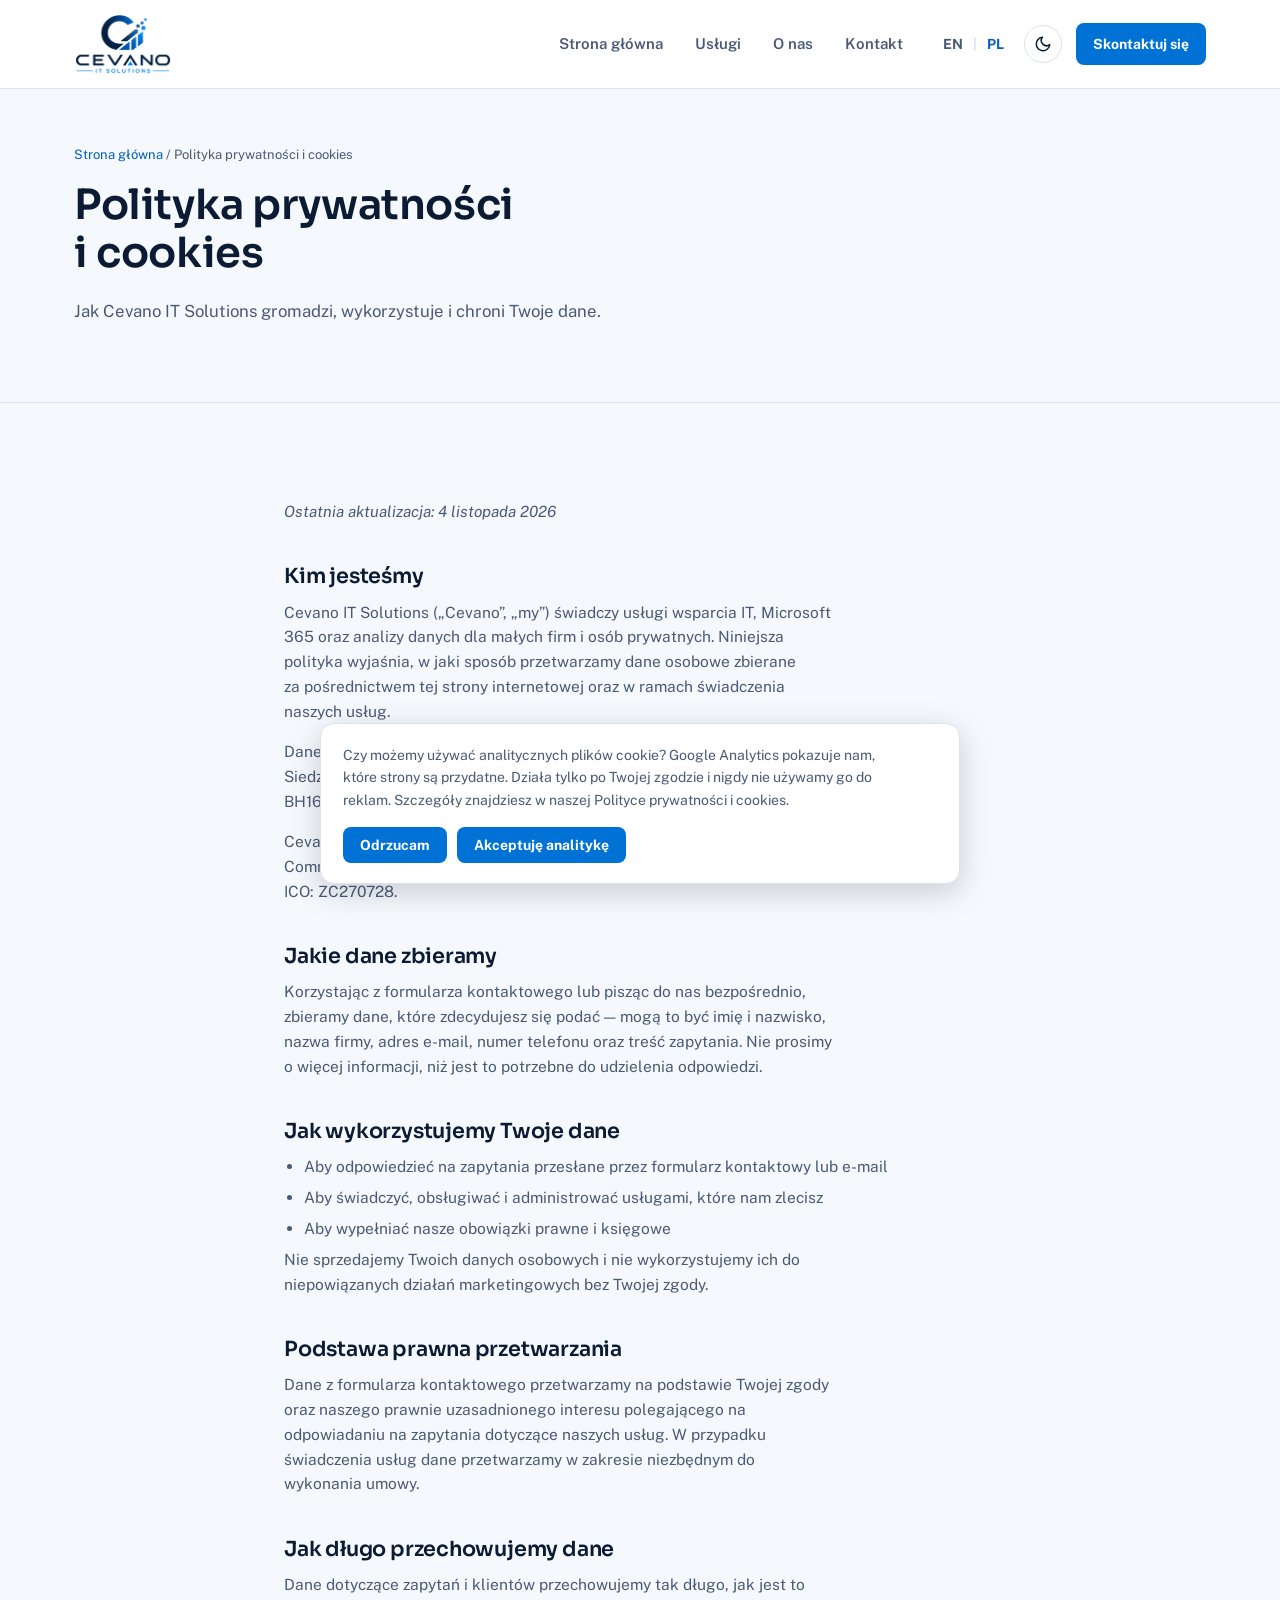
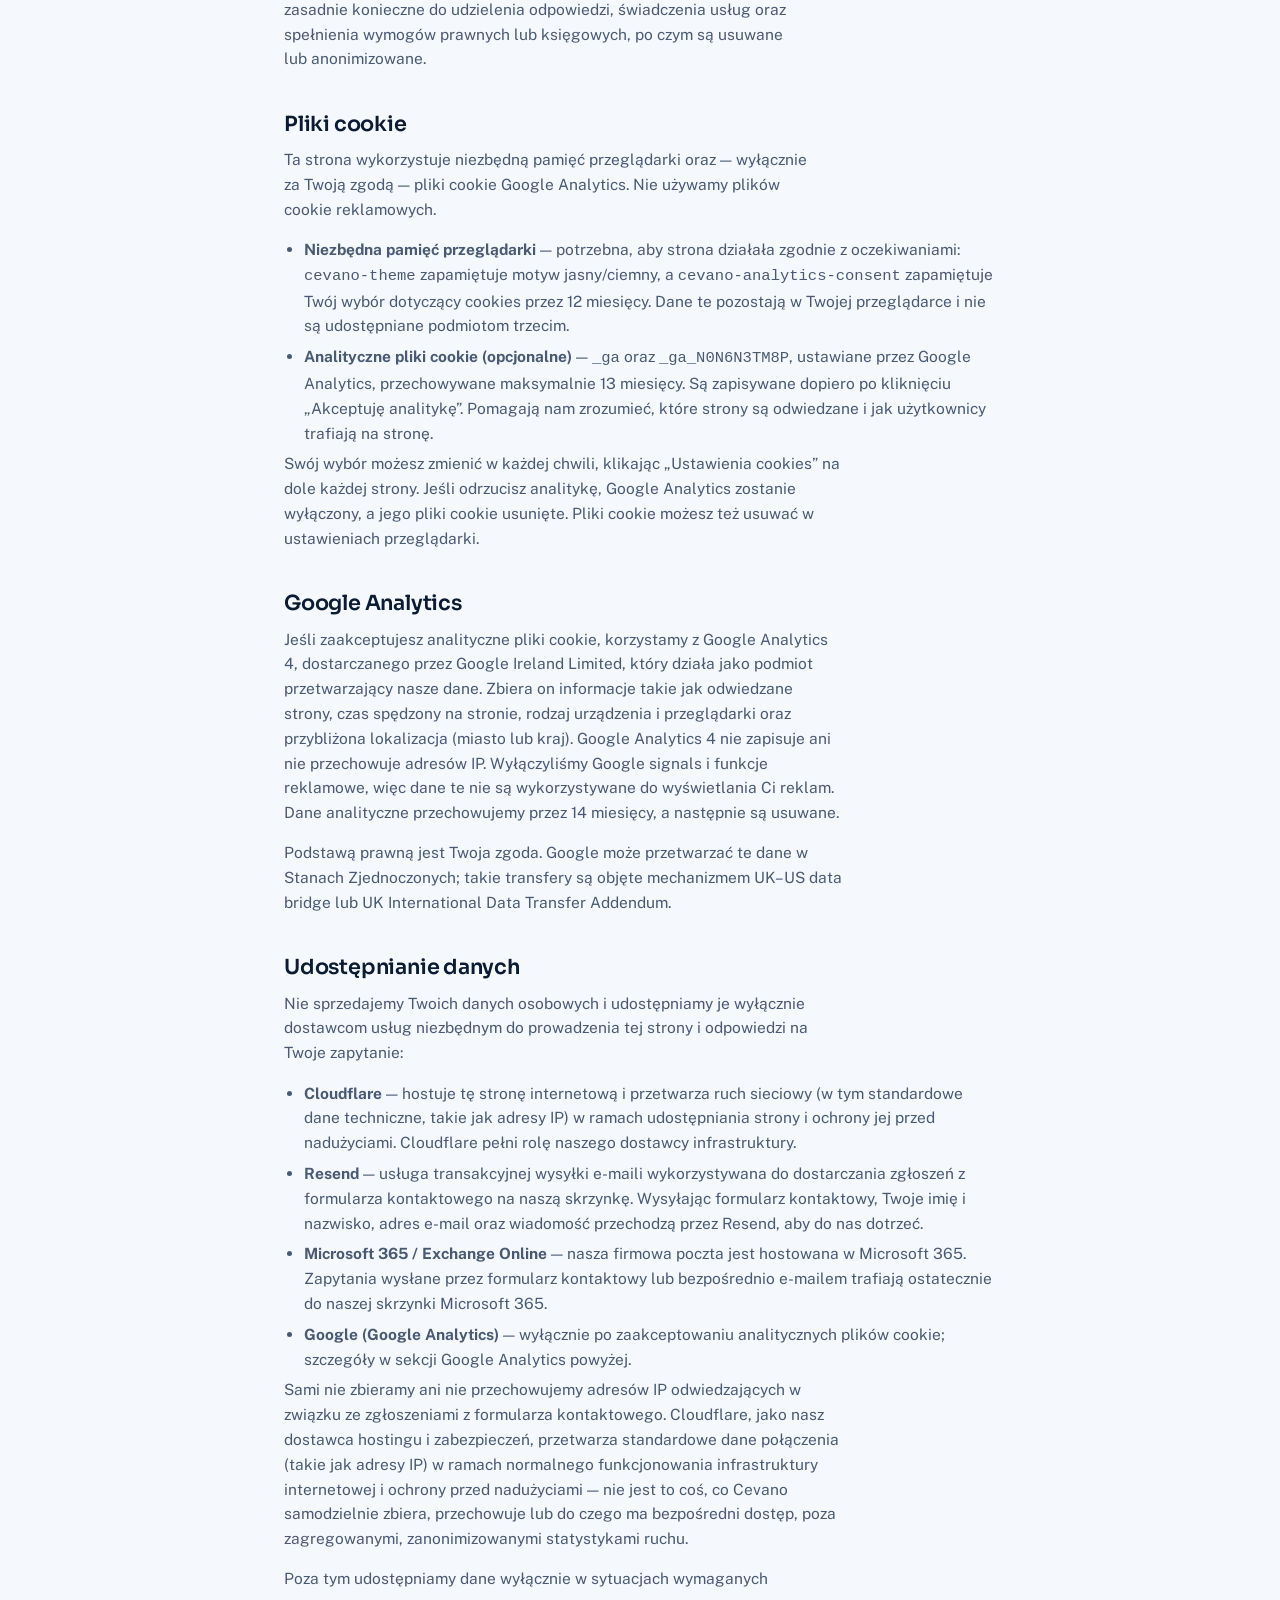
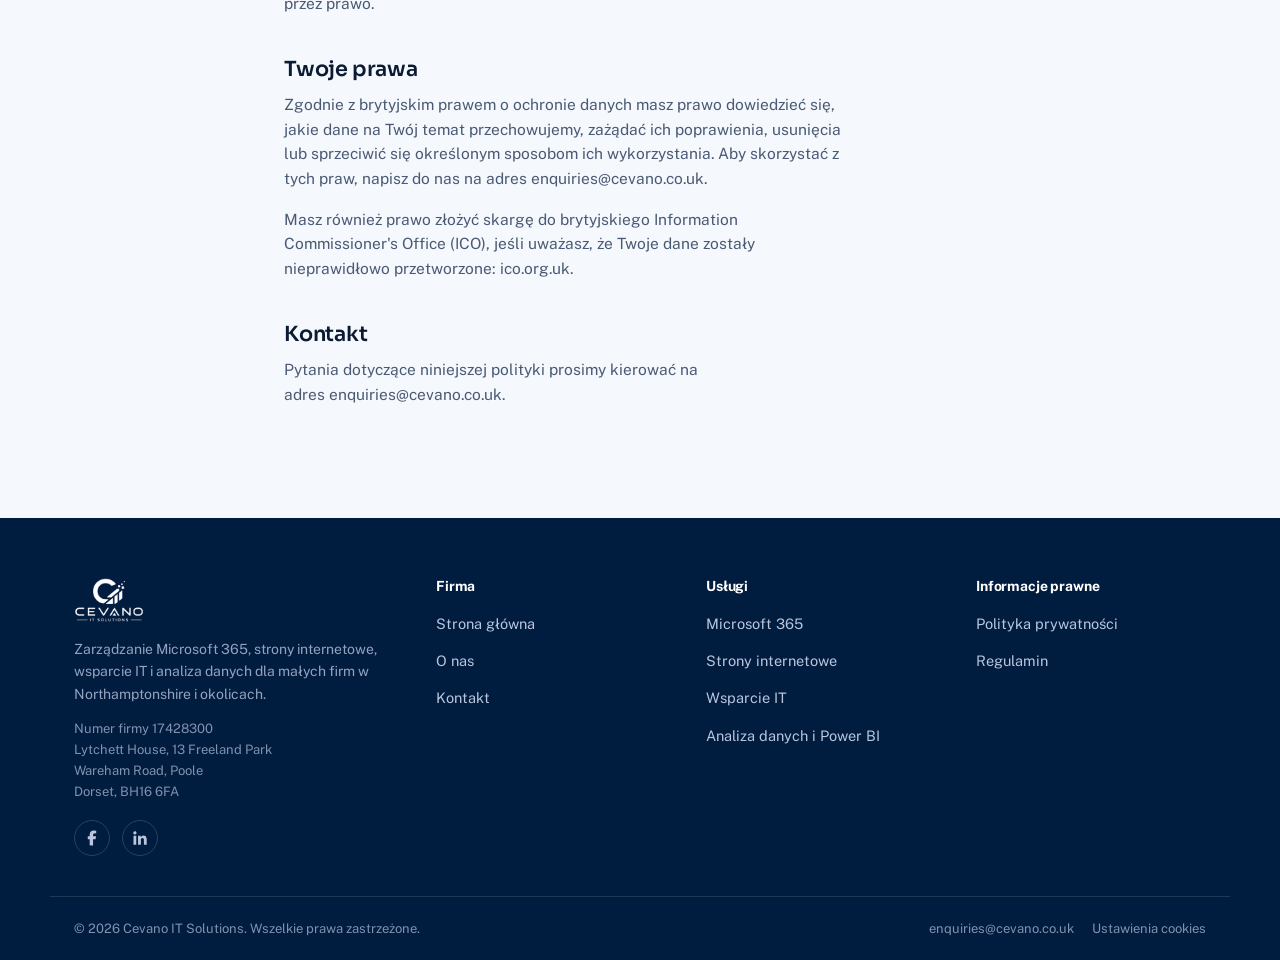
<file: pl/legal/privacy-policy.html>
<!doctype html>
<html lang="pl">
<head>
<meta charset="UTF-8">
<meta name="viewport" content="width=device-width, initial-scale=1">
<title>Polityka prywatności i cookies | Cevano IT Solutions</title>
<meta name="description" content="Jak Cevano IT Solutions gromadzi, wykorzystuje i chroni dane osobowe oraz jak wykorzystywane są pliki cookie na tej stronie.">
<link rel="canonical" href="https://www.cevano.co.uk/pl/legal/privacy-policy.html">
<link rel="alternate" hreflang="pl" href="https://www.cevano.co.uk/pl/legal/privacy-policy.html">
<link rel="alternate" hreflang="en" href="https://www.cevano.co.uk/legal/privacy-policy.html">
<link rel="alternate" hreflang="x-default" href="https://www.cevano.co.uk/legal/privacy-policy.html">
<meta property="og:type" content="website">
<meta property="og:site_name" content="Cevano IT Solutions">
<meta property="og:title" content="Polityka prywatności i cookies | Cevano IT Solutions">
<meta property="og:description" content="Jak Cevano IT Solutions gromadzi, wykorzystuje i chroni dane osobowe oraz jak wykorzystywane są pliki cookie na tej stronie.">
<meta property="og:url" content="https://www.cevano.co.uk/pl/legal/privacy-policy.html">
<meta property="og:image" content="https://www.cevano.co.uk/assets/img/og-image.jpg">
<meta property="og:locale" content="pl_PL">
<meta name="twitter:card" content="summary_large_image">
<link rel="icon" href="../../assets/img/favicon-32.png" sizes="32x32">
<link rel="icon" href="../../assets/img/favicon-192.png" sizes="192x192">
<link rel="apple-touch-icon" href="../../assets/img/apple-touch-icon.png">
<link rel="manifest" href="../../site.webmanifest">
<link rel="preconnect" href="https://fonts.googleapis.com">
<link rel="preconnect" href="https://fonts.gstatic.com" crossorigin>
<link rel="stylesheet" href="../../css/style.css?v=20261110-1">
<script>(function(){try{var t=localStorage.getItem("cevano-theme");if(t==="dark"||t==="light"){document.documentElement.setAttribute("data-theme",t);}else if(window.matchMedia&&window.matchMedia("(prefers-color-scheme: dark)").matches){document.documentElement.setAttribute("data-theme","dark");}}catch(e){}})();</script>
</head>
<body>
<a class="skip-link" href="#main">Przejdź do treści głównej</a>
<header class="site-header">
  <div class="header-inner">
    <a class="brand" href="../index.html" aria-label="Cevano IT Solutions — home">
      <picture class="logo-light">
        <img src="../../assets/img/logo-trimmed-200.png" alt="Cevano IT Solutions" width="200" height="123">
      </picture>
      <picture class="logo-dark">
        <img src="../../assets/img/logo-white-200.png" alt="Cevano IT Solutions" width="200" height="125">
      </picture>
    </a>
    <nav class="main-nav" aria-label="Primary">
      <ul class="nav-links">
        <li><a href="../index.html">Strona główna</a></li>
        <li><a href="../services.html">Usługi</a></li>
        <li><a href="../about.html">O nas</a></li>
        <li><a href="../contact.html">Kontakt</a></li>
      </ul>
      <div class="header-actions">
        <div class="lang-switch" aria-label="Language switch">
          <a href="../../legal/privacy-policy.html">EN</a><span aria-hidden="true">|</span><a href="../index.html" aria-current="true">PL</a>
        </div>
        <button type="button" class="theme-toggle" data-theme-toggle aria-label="Przełącz tryb ciemny" aria-pressed="false">
          <svg class="icon-moon" viewBox="0 0 24 24" fill="none" stroke="currentColor" stroke-width="2" stroke-linecap="round" stroke-linejoin="round"><path d="M21 12.8A9 9 0 1 1 11.2 3a7 7 0 0 0 9.8 9.8Z"/></svg><svg class="icon-sun" viewBox="0 0 24 24" fill="none" stroke="currentColor" stroke-width="2" stroke-linecap="round"><circle cx="12" cy="12" r="4"/><path d="M12 2v2M12 20v2M4.9 4.9l1.4 1.4M17.7 17.7l1.4 1.4M2 12h2M20 12h2M4.9 19.1l1.4-1.4M17.7 6.3l1.4-1.4"/></svg>
        </button>
        <a class="btn btn-primary btn-sm" href="../contact.html">Skontaktuj się</a>
      </div>
    </nav>
    <a class="btn btn-primary btn-sm header-cta-mobile" href="../contact.html">Skontaktuj się</a>
    <button type="button" class="nav-toggle" data-nav-toggle aria-label="Menu" aria-expanded="false">
      <svg class="icon-menu" viewBox="0 0 24 24" fill="none" stroke="currentColor" stroke-width="2" stroke-linecap="round" aria-hidden="true"><path d="M4 7h16M4 12h16M4 17h16"/></svg><svg class="icon-close" viewBox="0 0 24 24" fill="none" stroke="currentColor" stroke-width="2" stroke-linecap="round" aria-hidden="true"><path d="M6 6l12 12M18 6 6 18"/></svg>
    </button>
  </div>
</header>

<main id="main">

<section class="page-hero">
  <div class="container">
    <div class="breadcrumb"><a href="../index.html">Strona główna</a> / Polityka prywatności i cookies</div>
    <h1>Polityka prywatności i cookies</h1>
    <p>Jak Cevano IT Solutions gromadzi, wykorzystuje i chroni Twoje dane.</p>
  </div>
</section>

<section class="section">
  <div class="container legal-content">
    <p><em>Ostatnia aktualizacja: 4 listopada 2026</em></p>

    <h2>Kim jesteśmy</h2>
    <p>Cevano IT Solutions („Cevano”, „my”) świadczy usługi wsparcia IT, Microsoft 365 oraz analizy danych dla małych firm i osób prywatnych. Niniejsza polityka wyjaśnia, w jaki sposób przetwarzamy dane osobowe zbierane za pośrednictwem tej strony internetowej oraz w ramach świadczenia naszych usług.</p>
    <p>Dane rejestrowe firmy: Cevano IT Solutions, numer rejestracyjny 17428300. Siedziba: Lytchett House, 13 Freeland Park, Wareham Road, Poole, Dorset, BH16 6FA.</p>
    <p>Cevano IT Solutions jest zarejestrowane w brytyjskim Information Commissioner's Office (ICO) jako administrator danych. Numer rejestracji ICO: ZC270728.</p>

    <h2>Jakie dane zbieramy</h2>
    <p>Korzystając z formularza kontaktowego lub pisząc do nas bezpośrednio, zbieramy dane, które zdecydujesz się podać — mogą to być imię i nazwisko, nazwa firmy, adres e-mail, numer telefonu oraz treść zapytania. Nie prosimy o więcej informacji, niż jest to potrzebne do udzielenia odpowiedzi.</p>

    <h2>Jak wykorzystujemy Twoje dane</h2>
    <ul>
      <li>Aby odpowiedzieć na zapytania przesłane przez formularz kontaktowy lub e-mail</li>
      <li>Aby świadczyć, obsługiwać i administrować usługami, które nam zlecisz</li>
      <li>Aby wypełniać nasze obowiązki prawne i księgowe</li>
    </ul>
    <p>Nie sprzedajemy Twoich danych osobowych i nie wykorzystujemy ich do niepowiązanych działań marketingowych bez Twojej zgody.</p>

    <h2>Podstawa prawna przetwarzania</h2>
    <p>Dane z formularza kontaktowego przetwarzamy na podstawie Twojej zgody oraz naszego prawnie uzasadnionego interesu polegającego na odpowiadaniu na zapytania dotyczące naszych usług. W przypadku świadczenia usług dane przetwarzamy w zakresie niezbędnym do wykonania umowy.</p>

    <h2>Jak długo przechowujemy dane</h2>
    <p>Dane dotyczące zapytań i klientów przechowujemy tak długo, jak jest to zasadnie konieczne do udzielenia odpowiedzi, świadczenia usług oraz spełnienia wymogów prawnych lub księgowych, po czym są usuwane lub anonimizowane.</p>

    <h2>Pliki cookie</h2>
    <p>Ta strona wykorzystuje niezbędną pamięć przeglądarki oraz — wyłącznie za Twoją zgodą — pliki cookie Google Analytics. Nie używamy plików cookie reklamowych.</p>
    <ul>
      <li><strong>Niezbędna pamięć przeglądarki</strong> — potrzebna, aby strona działała zgodnie z oczekiwaniami: <code>cevano-theme</code> zapamiętuje motyw jasny/ciemny, a <code>cevano-analytics-consent</code> zapamiętuje Twój wybór dotyczący cookies przez 12 miesięcy. Dane te pozostają w Twojej przeglądarce i nie są udostępniane podmiotom trzecim.</li>
      <li><strong>Analityczne pliki cookie (opcjonalne)</strong> — <code>_ga</code> oraz <code>_ga_N0N6N3TM8P</code>, ustawiane przez Google Analytics, przechowywane maksymalnie 13 miesięcy. Są zapisywane dopiero po kliknięciu „Akceptuję analitykę”. Pomagają nam zrozumieć, które strony są odwiedzane i jak użytkownicy trafiają na stronę.</li>
    </ul>
    <p>Swój wybór możesz zmienić w każdej chwili, klikając „Ustawienia cookies” na dole każdej strony. Jeśli odrzucisz analitykę, Google Analytics zostanie wyłączony, a jego pliki cookie usunięte. Pliki cookie możesz też usuwać w ustawieniach przeglądarki.</p>

    <h2>Google Analytics</h2>
    <p>Jeśli zaakceptujesz analityczne pliki cookie, korzystamy z Google Analytics 4, dostarczanego przez Google Ireland Limited, który działa jako podmiot przetwarzający nasze dane. Zbiera on informacje takie jak odwiedzane strony, czas spędzony na stronie, rodzaj urządzenia i przeglądarki oraz przybliżona lokalizacja (miasto lub kraj). Google Analytics 4 nie zapisuje ani nie przechowuje adresów IP. Wyłączyliśmy Google signals i funkcje reklamowe, więc dane te nie są wykorzystywane do wyświetlania Ci reklam. Dane analityczne przechowujemy przez 14 miesięcy, a następnie są usuwane.</p>
    <p>Podstawą prawną jest Twoja zgoda. Google może przetwarzać te dane w Stanach Zjednoczonych; takie transfery są objęte mechanizmem UK–US data bridge lub UK International Data Transfer Addendum.</p>

    <h2>Udostępnianie danych</h2>
    <p>Nie sprzedajemy Twoich danych osobowych i udostępniamy je wyłącznie dostawcom usług niezbędnym do prowadzenia tej strony i odpowiedzi na Twoje zapytanie:</p>
    <ul>
      <li><strong>Cloudflare</strong> — hostuje tę stronę internetową i przetwarza ruch sieciowy (w tym standardowe dane techniczne, takie jak adresy IP) w ramach udostępniania strony i ochrony jej przed nadużyciami. Cloudflare pełni rolę naszego dostawcy infrastruktury.</li>
      <li><strong>Resend</strong> — usługa transakcyjnej wysyłki e-maili wykorzystywana do dostarczania zgłoszeń z formularza kontaktowego na naszą skrzynkę. Wysyłając formularz kontaktowy, Twoje imię i nazwisko, adres e-mail oraz wiadomość przechodzą przez Resend, aby do nas dotrzeć.</li>
      <li><strong>Microsoft 365 / Exchange Online</strong> — nasza firmowa poczta jest hostowana w Microsoft 365. Zapytania wysłane przez formularz kontaktowy lub bezpośrednio e-mailem trafiają ostatecznie do naszej skrzynki Microsoft 365.</li>
      <li><strong>Google (Google Analytics)</strong> — wyłącznie po zaakceptowaniu analitycznych plików cookie; szczegóły w sekcji Google Analytics powyżej.</li>
    </ul>
    <p>Sami nie zbieramy ani nie przechowujemy adresów IP odwiedzających w związku ze zgłoszeniami z formularza kontaktowego. Cloudflare, jako nasz dostawca hostingu i zabezpieczeń, przetwarza standardowe dane połączenia (takie jak adresy IP) w ramach normalnego funkcjonowania infrastruktury internetowej i ochrony przed nadużyciami — nie jest to coś, co Cevano samodzielnie zbiera, przechowuje lub do czego ma bezpośredni dostęp, poza zagregowanymi, zanonimizowanymi statystykami ruchu.</p>
    <p>Poza tym udostępniamy dane wyłącznie w sytuacjach wymaganych przez prawo.</p>

    <h2>Twoje prawa</h2>
    <p>Zgodnie z brytyjskim prawem o ochronie danych masz prawo dowiedzieć się, jakie dane na Twój temat przechowujemy, zażądać ich poprawienia, usunięcia lub sprzeciwić się określonym sposobom ich wykorzystania. Aby skorzystać z tych praw, napisz do nas na adres <a href="mailto:enquiries@cevano.co.uk">enquiries@cevano.co.uk</a>.</p>
    <p>Masz również prawo złożyć skargę do brytyjskiego Information Commissioner's Office (ICO), jeśli uważasz, że Twoje dane zostały nieprawidłowo przetworzone: <a href="https://ico.org.uk" target="_blank" rel="noopener">ico.org.uk</a>.</p>

    <h2>Kontakt</h2>
    <p>Pytania dotyczące niniejszej polityki prosimy kierować na adres <a href="mailto:enquiries@cevano.co.uk">enquiries@cevano.co.uk</a>.</p>
  </div>
</section>

</main>
<footer class="site-footer">
  <div class="container footer-grid">
    <div class="footer-brand">
      <img src="../../assets/img/logo-white-200.png" alt="Cevano IT Solutions" width="200" height="125" loading="lazy">
      <p>Zarządzanie Microsoft 365, strony internetowe, wsparcie IT i analiza danych dla małych firm w Northamptonshire i okolicach.</p>
      <p class="company-meta">
        Numer firmy 17428300<br>
        Lytchett House, 13 Freeland Park<br>
        Wareham Road, Poole<br>
        Dorset, BH16 6FA
      </p>
      <div class="footer-social">
        <a href="https://www.facebook.com/profile.php?id=61594328187021" target="_blank" rel="noopener noreferrer" aria-label="Facebook"><svg viewBox="0 0 24 24" fill="currentColor"><path d="M17.59 2.23 L13.76 2.0 L12.09 2.37 L10.97 2.94 L9.95 3.97 L9.26 5.42 L8.95 7.15 L8.92 9.71 L6.38 9.73 L6.38 13.5 L8.92 13.51 L8.92 21.65 L11.12 22.0 L13.4 21.93 L13.4 13.51 L16.73 13.5 L17.41 9.81 L13.41 9.73 L13.48 7.33 L13.89 6.41 L14.65 5.86 L17.62 5.66 Z"/></svg></a>
        <a href="https://www.linkedin.com/company/cevano-it-solutions/" target="_blank" rel="noopener noreferrer" aria-label="LinkedIn"><svg viewBox="0 0 24 24" fill="currentColor" fill-rule="evenodd"><path d="M19.64 9.68 L20.91 12.59 L21.0 20.93 L17.25 20.93 L17.16 13.52 L16.41 12.26 L15.05 11.98 L13.97 12.35 L13.22 13.62 L13.12 20.93 L9.42 20.98 L9.38 9.02 L12.89 8.98 L12.94 10.62 L15.89 8.7 L18.19 8.88 Z M3.38 8.98 L7.03 9.02 L6.98 20.98 L3.28 20.93 Z M4.97 3.02 L5.81 3.12 L6.52 3.49 L7.03 4.05 L7.36 4.99 L7.31 5.7 L6.94 6.49 L6.33 7.05 L5.44 7.38 L4.5 7.29 L3.89 6.96 L3.23 6.21 L3.0 5.46 L3.05 4.71 L3.42 3.91 L4.03 3.35 Z"/></svg></a>
      </div>
    </div>
    <div class="footer-col">
      <h4>Firma</h4>
      <ul>
        <li><a href="../index.html">Strona główna</a></li>
        <li><a href="../about.html">O nas</a></li>
        <li><a href="../contact.html">Kontakt</a></li>
      </ul>
    </div>
    <div class="footer-col">
      <h4>Usługi</h4>
      <ul>
        <li><a href="../services.html#microsoft-365">Microsoft 365</a></li>
<li><a href="../services.html#websites">Strony internetowe</a></li>
<li><a href="../services.html#it-support">Wsparcie IT</a></li>
<li><a href="../services.html#data-analytics">Analiza danych i Power BI</a></li>
      </ul>
    </div>
    <div class="footer-col">
      <h4>Informacje prawne</h4>
      <ul>
        <li><a href="../legal/privacy-policy.html">Polityka prywatności</a></li>
        <li><a href="../legal/terms.html">Regulamin</a></li>
      </ul>
    </div>
  </div>
  <div class="container footer-bottom">
    <span>&copy; 2026 Cevano IT Solutions. Wszelkie prawa zastrzeżone.</span>
    <div class="footer-legal-links">
      <a href="mailto:enquiries@cevano.co.uk">enquiries@cevano.co.uk</a>
      <button type="button" class="link-button" data-cookie-settings>Ustawienia cookies</button>
    </div>
  </div>
</footer>

<div class="cookie-banner" data-cookie-banner role="dialog" aria-label="Cookie consent">
  <p>Czy możemy używać analitycznych plików cookie? Google Analytics pokazuje nam, które strony są przydatne. Działa tylko po Twojej zgodzie i nigdy nie używamy go do reklam. Szczegóły znajdziesz w naszej <a href="../legal/privacy-policy.html">Polityce prywatności i&nbsp;cookies</a>.</p>
  <div class="cookie-actions">
    <button type="button" class="btn btn-primary btn-sm" data-cookie-reject>Odrzucam</button>
    <button type="button" class="btn btn-primary btn-sm" data-cookie-accept>Akceptuję analitykę</button>
  </div>
</div>

<script src="../../js/main.js?v=20261110-1" defer></script>

</body>
</html>
</file>
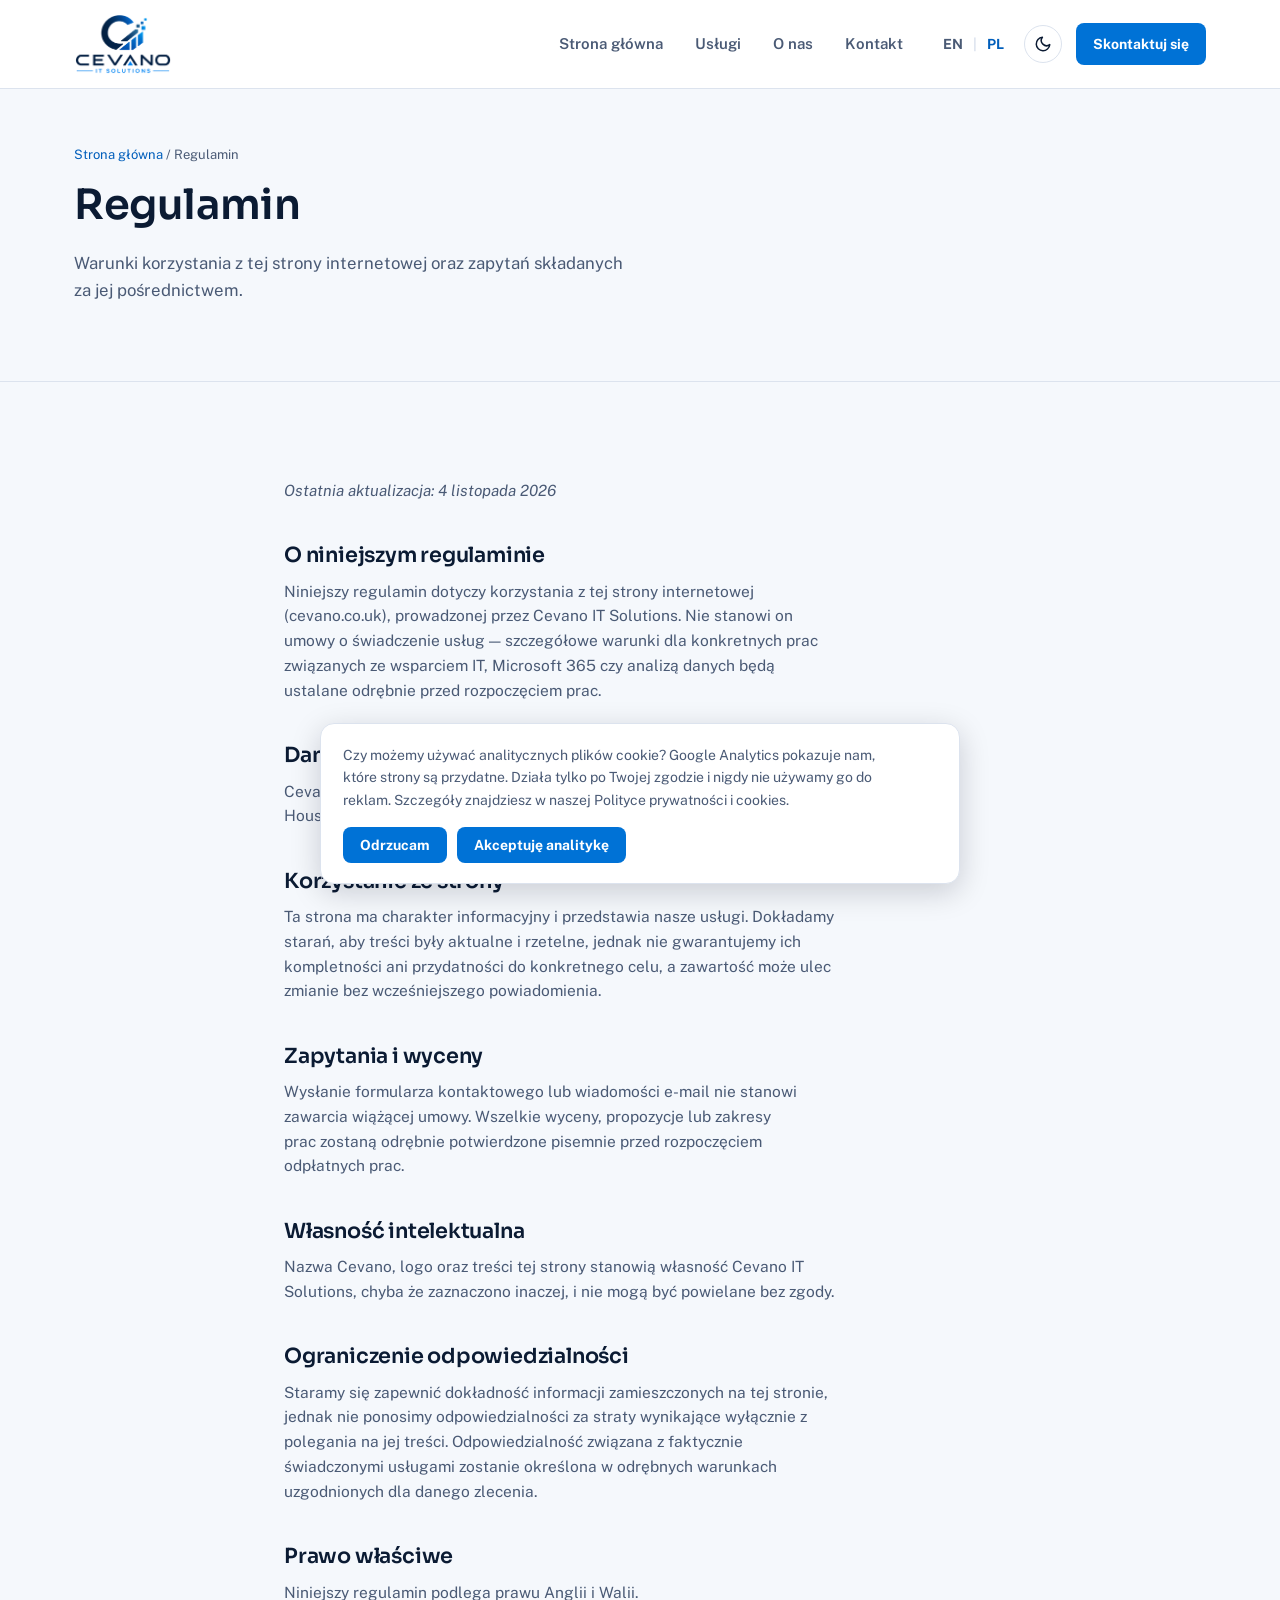
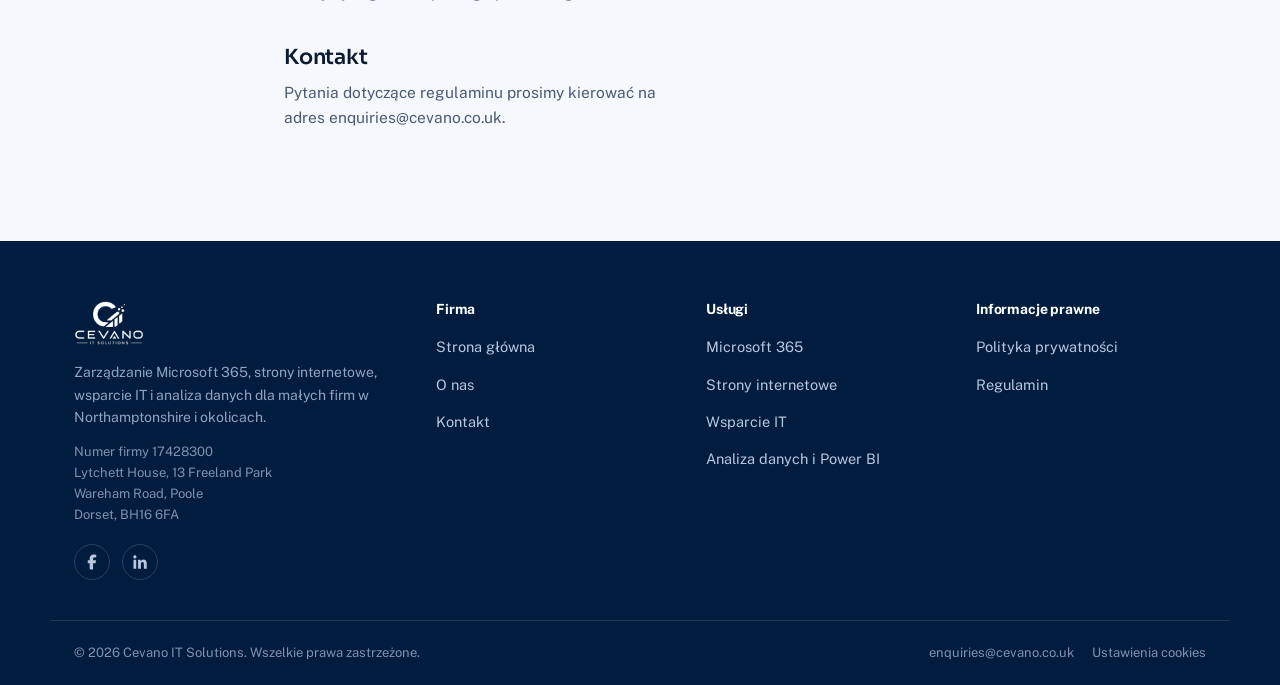
<file: pl/legal/terms.html>
<!doctype html>
<html lang="pl">
<head>
<meta charset="UTF-8">
<meta name="viewport" content="width=device-width, initial-scale=1">
<title>Regulamin | Cevano IT Solutions</title>
<meta name="description" content="Regulamin korzystania ze strony internetowej Cevano IT Solutions.">
<link rel="canonical" href="https://www.cevano.co.uk/pl/legal/terms.html">
<link rel="alternate" hreflang="pl" href="https://www.cevano.co.uk/pl/legal/terms.html">
<link rel="alternate" hreflang="en" href="https://www.cevano.co.uk/legal/terms.html">
<link rel="alternate" hreflang="x-default" href="https://www.cevano.co.uk/legal/terms.html">
<meta property="og:type" content="website">
<meta property="og:site_name" content="Cevano IT Solutions">
<meta property="og:title" content="Regulamin | Cevano IT Solutions">
<meta property="og:description" content="Regulamin korzystania ze strony internetowej Cevano IT Solutions.">
<meta property="og:url" content="https://www.cevano.co.uk/pl/legal/terms.html">
<meta property="og:image" content="https://www.cevano.co.uk/assets/img/og-image.jpg">
<meta property="og:locale" content="pl_PL">
<meta name="twitter:card" content="summary_large_image">
<link rel="icon" href="../../assets/img/favicon-32.png" sizes="32x32">
<link rel="icon" href="../../assets/img/favicon-192.png" sizes="192x192">
<link rel="apple-touch-icon" href="../../assets/img/apple-touch-icon.png">
<link rel="manifest" href="../../site.webmanifest">
<link rel="preconnect" href="https://fonts.googleapis.com">
<link rel="preconnect" href="https://fonts.gstatic.com" crossorigin>
<link rel="stylesheet" href="../../css/style.css?v=20261110-1">
<script>(function(){try{var t=localStorage.getItem("cevano-theme");if(t==="dark"||t==="light"){document.documentElement.setAttribute("data-theme",t);}else if(window.matchMedia&&window.matchMedia("(prefers-color-scheme: dark)").matches){document.documentElement.setAttribute("data-theme","dark");}}catch(e){}})();</script>
</head>
<body>
<a class="skip-link" href="#main">Przejdź do treści głównej</a>
<header class="site-header">
  <div class="header-inner">
    <a class="brand" href="../index.html" aria-label="Cevano IT Solutions — home">
      <picture class="logo-light">
        <img src="../../assets/img/logo-trimmed-200.png" alt="Cevano IT Solutions" width="200" height="123">
      </picture>
      <picture class="logo-dark">
        <img src="../../assets/img/logo-white-200.png" alt="Cevano IT Solutions" width="200" height="125">
      </picture>
    </a>
    <nav class="main-nav" aria-label="Primary">
      <ul class="nav-links">
        <li><a href="../index.html">Strona główna</a></li>
        <li><a href="../services.html">Usługi</a></li>
        <li><a href="../about.html">O nas</a></li>
        <li><a href="../contact.html">Kontakt</a></li>
      </ul>
      <div class="header-actions">
        <div class="lang-switch" aria-label="Language switch">
          <a href="../../legal/terms.html">EN</a><span aria-hidden="true">|</span><a href="../index.html" aria-current="true">PL</a>
        </div>
        <button type="button" class="theme-toggle" data-theme-toggle aria-label="Przełącz tryb ciemny" aria-pressed="false">
          <svg class="icon-moon" viewBox="0 0 24 24" fill="none" stroke="currentColor" stroke-width="2" stroke-linecap="round" stroke-linejoin="round"><path d="M21 12.8A9 9 0 1 1 11.2 3a7 7 0 0 0 9.8 9.8Z"/></svg><svg class="icon-sun" viewBox="0 0 24 24" fill="none" stroke="currentColor" stroke-width="2" stroke-linecap="round"><circle cx="12" cy="12" r="4"/><path d="M12 2v2M12 20v2M4.9 4.9l1.4 1.4M17.7 17.7l1.4 1.4M2 12h2M20 12h2M4.9 19.1l1.4-1.4M17.7 6.3l1.4-1.4"/></svg>
        </button>
        <a class="btn btn-primary btn-sm" href="../contact.html">Skontaktuj się</a>
      </div>
    </nav>
    <a class="btn btn-primary btn-sm header-cta-mobile" href="../contact.html">Skontaktuj się</a>
    <button type="button" class="nav-toggle" data-nav-toggle aria-label="Menu" aria-expanded="false">
      <svg class="icon-menu" viewBox="0 0 24 24" fill="none" stroke="currentColor" stroke-width="2" stroke-linecap="round" aria-hidden="true"><path d="M4 7h16M4 12h16M4 17h16"/></svg><svg class="icon-close" viewBox="0 0 24 24" fill="none" stroke="currentColor" stroke-width="2" stroke-linecap="round" aria-hidden="true"><path d="M6 6l12 12M18 6 6 18"/></svg>
    </button>
  </div>
</header>

<main id="main">

<section class="page-hero">
  <div class="container">
    <div class="breadcrumb"><a href="../index.html">Strona główna</a> / Regulamin</div>
    <h1>Regulamin</h1>
    <p>Warunki korzystania z tej strony internetowej oraz zapytań składanych za jej pośrednictwem.</p>
  </div>
</section>

<section class="section">
  <div class="container legal-content">
    <p><em>Ostatnia aktualizacja: 4 listopada 2026</em></p>

    <h2>O niniejszym regulaminie</h2>
    <p>Niniejszy regulamin dotyczy korzystania z tej strony internetowej (cevano.co.uk), prowadzonej przez Cevano IT Solutions. Nie stanowi on umowy o świadczenie usług — szczegółowe warunki dla konkretnych prac związanych ze wsparciem IT, Microsoft 365 czy analizą danych będą ustalane odrębnie przed rozpoczęciem prac.</p>

    <h2>Dane firmy</h2>
    <p>Cevano IT Solutions. Numer rejestracyjny firmy: 17428300. Siedziba: Lytchett House, 13 Freeland Park, Wareham Road, Poole, Dorset, BH16 6FA.</p>

    <h2>Korzystanie ze strony</h2>
    <p>Ta strona ma charakter informacyjny i przedstawia nasze usługi. Dokładamy starań, aby treści były aktualne i rzetelne, jednak nie gwarantujemy ich kompletności ani przydatności do konkretnego celu, a zawartość może ulec zmianie bez wcześniejszego powiadomienia.</p>

    <h2>Zapytania i wyceny</h2>
    <p>Wysłanie formularza kontaktowego lub wiadomości e-mail nie stanowi zawarcia wiążącej umowy. Wszelkie wyceny, propozycje lub zakresy prac zostaną odrębnie potwierdzone pisemnie przed rozpoczęciem odpłatnych prac.</p>

    <h2>Własność intelektualna</h2>
    <p>Nazwa Cevano, logo oraz treści tej strony stanowią własność Cevano IT Solutions, chyba że zaznaczono inaczej, i nie mogą być powielane bez zgody.</p>

    <h2>Ograniczenie odpowiedzialności</h2>
    <p>Staramy się zapewnić dokładność informacji zamieszczonych na tej stronie, jednak nie ponosimy odpowiedzialności za straty wynikające wyłącznie z polegania na jej treści. Odpowiedzialność związana z faktycznie świadczonymi usługami zostanie określona w odrębnych warunkach uzgodnionych dla danego zlecenia.</p>

    <h2>Prawo właściwe</h2>
    <p>Niniejszy regulamin podlega prawu Anglii i Walii.</p>

    <h2>Kontakt</h2>
    <p>Pytania dotyczące regulaminu prosimy kierować na adres <a href="mailto:enquiries@cevano.co.uk">enquiries@cevano.co.uk</a>.</p>
  </div>
</section>

</main>
<footer class="site-footer">
  <div class="container footer-grid">
    <div class="footer-brand">
      <img src="../../assets/img/logo-white-200.png" alt="Cevano IT Solutions" width="200" height="125" loading="lazy">
      <p>Zarządzanie Microsoft 365, strony internetowe, wsparcie IT i analiza danych dla małych firm w Northamptonshire i okolicach.</p>
      <p class="company-meta">
        Numer firmy 17428300<br>
        Lytchett House, 13 Freeland Park<br>
        Wareham Road, Poole<br>
        Dorset, BH16 6FA
      </p>
      <div class="footer-social">
        <a href="https://www.facebook.com/profile.php?id=61594328187021" target="_blank" rel="noopener noreferrer" aria-label="Facebook"><svg viewBox="0 0 24 24" fill="currentColor"><path d="M17.59 2.23 L13.76 2.0 L12.09 2.37 L10.97 2.94 L9.95 3.97 L9.26 5.42 L8.95 7.15 L8.92 9.71 L6.38 9.73 L6.38 13.5 L8.92 13.51 L8.92 21.65 L11.12 22.0 L13.4 21.93 L13.4 13.51 L16.73 13.5 L17.41 9.81 L13.41 9.73 L13.48 7.33 L13.89 6.41 L14.65 5.86 L17.62 5.66 Z"/></svg></a>
        <a href="https://www.linkedin.com/company/cevano-it-solutions/" target="_blank" rel="noopener noreferrer" aria-label="LinkedIn"><svg viewBox="0 0 24 24" fill="currentColor" fill-rule="evenodd"><path d="M19.64 9.68 L20.91 12.59 L21.0 20.93 L17.25 20.93 L17.16 13.52 L16.41 12.26 L15.05 11.98 L13.97 12.35 L13.22 13.62 L13.12 20.93 L9.42 20.98 L9.38 9.02 L12.89 8.98 L12.94 10.62 L15.89 8.7 L18.19 8.88 Z M3.38 8.98 L7.03 9.02 L6.98 20.98 L3.28 20.93 Z M4.97 3.02 L5.81 3.12 L6.52 3.49 L7.03 4.05 L7.36 4.99 L7.31 5.7 L6.94 6.49 L6.33 7.05 L5.44 7.38 L4.5 7.29 L3.89 6.96 L3.23 6.21 L3.0 5.46 L3.05 4.71 L3.42 3.91 L4.03 3.35 Z"/></svg></a>
      </div>
    </div>
    <div class="footer-col">
      <h4>Firma</h4>
      <ul>
        <li><a href="../index.html">Strona główna</a></li>
        <li><a href="../about.html">O nas</a></li>
        <li><a href="../contact.html">Kontakt</a></li>
      </ul>
    </div>
    <div class="footer-col">
      <h4>Usługi</h4>
      <ul>
        <li><a href="../services.html#microsoft-365">Microsoft 365</a></li>
<li><a href="../services.html#websites">Strony internetowe</a></li>
<li><a href="../services.html#it-support">Wsparcie IT</a></li>
<li><a href="../services.html#data-analytics">Analiza danych i Power BI</a></li>
      </ul>
    </div>
    <div class="footer-col">
      <h4>Informacje prawne</h4>
      <ul>
        <li><a href="../legal/privacy-policy.html">Polityka prywatności</a></li>
        <li><a href="../legal/terms.html">Regulamin</a></li>
      </ul>
    </div>
  </div>
  <div class="container footer-bottom">
    <span>&copy; 2026 Cevano IT Solutions. Wszelkie prawa zastrzeżone.</span>
    <div class="footer-legal-links">
      <a href="mailto:enquiries@cevano.co.uk">enquiries@cevano.co.uk</a>
      <button type="button" class="link-button" data-cookie-settings>Ustawienia cookies</button>
    </div>
  </div>
</footer>

<div class="cookie-banner" data-cookie-banner role="dialog" aria-label="Cookie consent">
  <p>Czy możemy używać analitycznych plików cookie? Google Analytics pokazuje nam, które strony są przydatne. Działa tylko po Twojej zgodzie i nigdy nie używamy go do reklam. Szczegóły znajdziesz w naszej <a href="../legal/privacy-policy.html">Polityce prywatności i&nbsp;cookies</a>.</p>
  <div class="cookie-actions">
    <button type="button" class="btn btn-primary btn-sm" data-cookie-reject>Odrzucam</button>
    <button type="button" class="btn btn-primary btn-sm" data-cookie-accept>Akceptuję analitykę</button>
  </div>
</div>

<script src="../../js/main.js?v=20261110-1" defer></script>

</body>
</html>
</file>
<file: css/style.css>
/* ============================================================
   Cevano IT Solutions — stylesheet
   ============================================================ */

@import url('https://fonts.googleapis.com/css2?family=Sora:wght@500;600;700&family=Public+Sans:wght@400;500;600;700&display=swap');

/* ---------- Design tokens ---------- */
:root{
  /* brand */
  --navy:        #001C3F;
  --navy-800:    #0B2A50;
  --blue:        #0072D6;
  --blue-mid:    #005EBB;
  --blue-light:  #0092E6;

  /* light theme */
  --bg:          #F5F8FC;
  --bg-alt:      #EBF1F8;
  --surface:     #FFFFFF;
  --ink:         #0B1B33;
  --slate:       #4A5A75;
  --line:        #DCE3EE;
  --focus-ring:  #0092E6;
  --btn-text:    #FFFFFF;
  --btn-hover:   #005EBB;

  --shadow: 0 1px 2px rgba(11,27,51,0.04);

  --font-head: 'Sora', 'Segoe UI', sans-serif;
  --font-body: 'Public Sans', 'Segoe UI', sans-serif;

  --maxw: 1180px;
  --header-h: 89px; /* sticky header height: logo + padding + border */
  --radius-s: 8px;   /* controls: buttons, inputs */
  --radius-m: 14px;  /* cards, panels */
  --radius-l: 20px;  /* large containers, hero bento cards */

  /* dark hero / deep navy */
  --deep:      #0F172A;
  --deep-2:    #172D4A;
  --on-deep:   #E8EEF8;
  --on-deep-2: #AFC0DA; /* 7:1+ on --deep */

  --shadow-card: 0 1px 2px rgba(15,23,42,.04), 0 8px 24px rgba(15,23,42,.06);
  --shadow-lift: 0 2px 4px rgba(15,23,42,.05), 0 16px 32px rgba(15,23,42,.10);

  /* text on navy (footer, CTA banner): same in both themes */
  --on-navy:       #C9D4E8;
  --on-navy-soft:  #B9C6DE;
  --on-navy-muted: #93A3C0;
  --on-navy-faint: #8092AF; /* 5:1 on navy */

  color-scheme: light;
}

html[data-theme="dark"]{
  --bg:          #071120;
  --bg-alt:      #0B1830;
  --surface:     #0D1B30;
  --ink:         #E7ECF6;
  --slate:       #93A3C0;
  --line:        #1E2D46;
  --blue:        #1A66B3;
  --blue-mid:    #3D97F2;
  --blue-light:  #3D97F2;
  --focus-ring:  #3D97F2;
  --btn-hover:   #1F74C9; /* white text 4.8:1 */
  --shadow-card: 0 1px 2px rgba(0,0,0,.2), 0 8px 24px rgba(0,0,0,.25);
  --shadow-lift: 0 2px 4px rgba(0,0,0,.25), 0 16px 32px rgba(0,0,0,.35);
  color-scheme: dark;
}

/* ---------- Reset ---------- */
*, *::before, *::after{ box-sizing: border-box; }
html{ scroll-behavior: smooth; }
body{
  margin:0;
  background: var(--bg);
  color: var(--ink);
  font-family: var(--font-body);
  font-size: 17px;
  line-height: 1.6;
  -webkit-font-smoothing: antialiased;
  transition: background-color .25s ease, color .25s ease;
}
img{ max-width:100%; display:block; }
a{ color: inherit; text-decoration: none; }
ul{ margin:0; padding:0; list-style:none; }
h1,h2,h3,h4{
  font-family: var(--font-head);
  color: var(--ink);
  line-height: 1.15;
  margin: 0 0 .5em;
  font-weight: 600;
  letter-spacing: -0.01em;
  text-wrap: balance;
}
h2{ font-size: clamp(1.65rem, 3vw, 2.2rem); } /* h3 (1.25rem) stays 1.3x below */
h3{ font-size: 1.25rem; }
p{ margin: 0 0 1em; color: var(--slate); max-width: 62ch; text-wrap: pretty; }
button{ font-family: inherit; }

@media (prefers-reduced-motion: reduce){
  html{ scroll-behavior: auto; }
  *, *::before, *::after{ animation-duration: 0.001ms !important; transition-duration: 0.001ms !important; }
}

:focus-visible{
  outline: 2px solid var(--focus-ring);
  outline-offset: 2px;
  border-radius: 2px;
}

.container{
  max-width: var(--maxw);
  margin: 0 auto;
  padding: 0 24px;
}

.skip-link{
  position:absolute; left:-999px; top:auto;
  background:var(--navy); color:#fff; padding:12px 20px;
  z-index:200; border-radius:0 0 var(--radius-s) 0;
}
.skip-link:focus{ left:0; top:0; }

/* ---------- Header ---------- */
.site-header{
  position: sticky; top:0; z-index:100;
  background: var(--surface);
  border-bottom: 1px solid var(--line);
}
.header-inner{
  display:flex; align-items:center; justify-content:space-between;
  padding: 14px 24px;
  max-width: var(--maxw); margin:0 auto;
  gap: 24px;
}
.brand{ display:flex; align-items:center; }
.brand img{ height: 60px; width:auto; display:block; }
.brand .logo-dark{ display:none; }
html[data-theme="dark"] .brand .logo-light{ display:none; }
html[data-theme="dark"] .brand .logo-dark{ display:block; }
.brand-name{ position:absolute; width:1px;height:1px;overflow:hidden;clip:rect(0,0,0,0); }

.main-nav{ display:flex; align-items:center; gap: 32px; }
.nav-links{ display:flex; gap: 28px; }
.nav-links a{
  font-size: 15px; font-weight: 600; color: var(--slate);
  padding: 6px 2px; border-bottom: 2px solid transparent;
}
.nav-links a:hover, .nav-links a[aria-current="page"]{
  color: var(--ink); border-bottom-color: var(--blue);
}

.header-actions{ display:flex; align-items:center; gap:14px; }

.lang-switch{ display:flex; align-items:center; gap:4px; font-weight:700; font-size:14px; }
.lang-switch a{ padding:4px 6px; color: var(--slate); border-radius:4px; }
.lang-switch a[aria-current="true"]{ color: var(--blue-mid); }
.lang-switch span{ color: var(--line); }

.theme-toggle{
  display:flex; align-items:center; justify-content:center;
  width:38px; height:38px; border-radius:50%;
  border:1px solid var(--line); background: var(--surface);
  cursor:pointer; color: var(--ink);
}
.theme-toggle svg{ width:18px; height:18px; }
.theme-toggle .icon-sun{ display:none; }
html[data-theme="dark"] .theme-toggle .icon-sun{ display:block; }
html[data-theme="dark"] .theme-toggle .icon-moon{ display:none; }

.btn{
  display:inline-flex; align-items:center; justify-content:center; gap:8px;
  font-weight:700; font-size:15px;
  padding: 13px 24px; border-radius: var(--radius-s);
  border: 1px solid transparent; cursor:pointer;
  transition: background-color .15s ease, border-color .15s ease, color .15s ease, transform .1s ease;
  white-space: nowrap;
}
.btn:active{ transform: translateY(1px); }
.btn-primary{ background: var(--blue); color: #fff; }
.btn-primary:hover{ background: var(--btn-hover); }
.btn-outline{ background: transparent; border-color: var(--line); color: var(--ink); }
.btn-outline:hover{ border-color: var(--blue); color: var(--blue); }
.btn-ghost{ background:transparent; color: var(--blue-mid); padding: 12px 4px; }
.btn-ghost:hover{ color: var(--blue); }
.btn-sm{ padding: 9px 16px; font-size:14px; }

.nav-toggle{
  display:none; width:40px; height:40px; border-radius:8px;
  border:1px solid var(--line); background:var(--surface);
  align-items:center; justify-content:center; cursor:pointer;
}
.nav-toggle svg{ width:20px; height:20px; }
.nav-toggle .icon-close{ display:none; }
html[data-nav-open="true"] .nav-toggle .icon-menu{ display:none; }
html[data-nav-open="true"] .nav-toggle .icon-close{ display:block; }
.header-cta-mobile{ display:none; }

/* ---------- Mobile nav ---------- */
@media (max-width: 900px){
  .main-nav{
    position: fixed; inset: var(--header-h) 0 0 0; background: var(--surface);
    flex-direction:column; align-items:flex-start; gap:0;
    padding: 8px 24px 28px; overflow-y:auto;
    transform: translateY(-8px); opacity:0; pointer-events:none;
    transition: opacity .18s ease, transform .18s ease;
  }
  html[data-nav-open="true"] .main-nav{
    opacity:1; transform:none; pointer-events:auto;
  }
  .nav-links{ flex-direction:column; width:100%; gap:0; }
  .nav-links a{
    display:block; padding: 14px 2px; width:100%;
    border-bottom: 1px solid var(--line);
  }
  .header-actions{
    flex-direction:column; align-items:flex-start; width:100%;
    gap: 16px; margin-top: 18px; padding-top:18px; border-top:1px solid var(--line);
  }
  .header-actions .btn-primary{ display:none; }
  .nav-toggle{ display:flex; width:44px; height:44px; }
  .header-cta-mobile{ display:inline-flex; margin-left:auto; min-height:44px; }
  :root{ --header-h: 77px; }
  .header-inner{ gap: 12px; }
  .brand img{ height: 48px; }
  /* touch targets: 44px minimum for small header controls */
  .lang-switch a{ display:inline-flex; align-items:center; justify-content:center; min-width:44px; min-height:44px; }
  .theme-toggle{ width:44px; height:44px; }
  .btn{ min-height:44px; }
  .contact-info a.email-link{ display:inline-flex; align-items:center; min-height:44px; }
}

/* ---------- Hero (home): dark photo ground + bento grid ---------- */
.hero{
  position: relative; isolation: isolate; overflow: hidden;
  padding: 72px 0 80px;
  min-height: min(calc(100svh - var(--header-h)), 900px);
  display:flex; align-items:center;
}
.hero > .container{ width:100%; }
.hero--dark{ background: var(--deep); color: var(--on-deep); }
.hero-bg{ position:absolute; inset:0; z-index:-2; }
.hero-bg img{ width:100%; height:100%; object-fit:cover; object-position: 50% 40%; }
/* Navy wash keeps every word on the photo at 7:1 or better; a soft blue
   light from the top right ties the bento cards to the brand blue. */
.hero--dark::before{
  content:""; position:absolute; inset:0; z-index:-1;
  background:
    radial-gradient(60% 70% at 85% 15%, rgba(47,139,234,.28), transparent 70%),
    linear-gradient(100deg, rgba(15,23,42,.97) 0%, rgba(15,23,42,.93) 45%, rgba(23,45,74,.82) 100%);
}
.hero-grid{
  display:grid; grid-template-columns: minmax(0,1fr) minmax(0,1.02fr); gap: 56px; align-items:center;
}
.hero--dark h1{
  color:#fff; font-size: clamp(2.3rem, 4.6vw, 3.9rem); line-height: 1.06; letter-spacing: -0.02em;
  max-width: 15ch; margin-bottom: .45em;
}
.h1-tail{ display:block; color: #7CC0FF; }
/* Polish H1 is longer ("IT Support. Strony WWW. Analiza danych."): on wide
   screens a slightly smaller size lets it settle into the same three-part
   rhythm as the English heading instead of five short lines. */
@media (min-width: 1101px){
  html[lang="pl"] .hero-grid{ grid-template-columns: minmax(0,1.12fr) minmax(0,.9fr); }
  html[lang="pl"] .hero--dark h1{ font-size: clamp(2.2rem, 3.1vw, 2.55rem); max-width: none; }
}
.nw{ white-space: nowrap; }
.hero-subtitle{
  font-family: var(--font-head); font-weight: 500; font-size: clamp(1.15rem, 1.7vw, 1.4rem);
  color: var(--on-deep); line-height: 1.35; max-width: 32ch; margin: 0 0 14px;
}
.hero--dark .lede{ font-size: 1.08rem; max-width: 46ch; color: var(--on-deep-2); margin-bottom: 0; }
.hero-ctas{ display:flex; gap:12px; margin-top: 30px; flex-wrap:wrap; }
.hero--dark .btn-primary{ background: var(--blue); color:#fff; }
.hero--dark .btn-primary:hover{ background: #0A63BC; }
.hero--dark .btn-outline{ color:#fff; border-color: rgba(255,255,255,.28); background: rgba(255,255,255,.04); }
.hero--dark .btn-outline:hover{ border-color: rgba(255,255,255,.6); color:#fff; background: rgba(255,255,255,.08); }
.hero-meta{ margin-top: 28px; display:flex; flex-direction:column; gap: 8px; }
.hero-meta li{ display:flex; align-items:flex-start; gap:10px; font-size: 14.5px; color: var(--on-deep-2); }
.hero-meta .ico{ width:16px; height:16px; flex:none; margin-top:3px; color:#7CC0FF; }
.hero-meta a{ color: var(--on-deep); font-weight:600; border-bottom: 1px solid rgba(255,255,255,.25); }
.hero-meta a:hover{ border-bottom-color: #7CC0FF; }

/* Bento: four cards, four shapes. M365 tall on the left, IT and web
   stacked on the right, data across the bottom. */
.bento{
  display:grid; gap: 14px;
  grid-template-columns: 1fr 1fr;
  grid-template-areas: "m365 it" "m365 web" "data data";
}
.bento > *{ min-width: 0; }
.bento-m365{ grid-area: m365; }
.bento-it{ grid-area: it; }
.bento-web{ grid-area: web; }
.bento-data{ grid-area: data; }
.bento-card{
  position:relative; display:flex; flex-direction:column; gap: 14px;
  padding: 18px; border-radius: var(--radius-l);
  background: linear-gradient(160deg, rgba(255,255,255,.11), rgba(255,255,255,.04));
  border: 1px solid rgba(255,255,255,.14);
  box-shadow: 0 18px 40px rgba(2,8,23,.35), inset 0 1px 0 rgba(255,255,255,.08);
  -webkit-backdrop-filter: blur(14px) saturate(120%); backdrop-filter: blur(14px) saturate(120%);
  color: var(--on-deep);
  transition: transform .2s ease, border-color .2s ease, box-shadow .2s ease;
}
.bento-card:hover{
  transform: translateY(-3px); border-color: rgba(124,192,255,.45);
  box-shadow: 0 24px 48px rgba(2,8,23,.45), inset 0 1px 0 rgba(255,255,255,.10);
}
.bento-card:focus-visible{ outline: 2px solid #7CC0FF; outline-offset: 3px; }
.bento-head{ display:flex; align-items:center; gap:10px; }
.bento-head .ico{ width:20px; height:20px; color:#7CC0FF; flex:none; }
.bento-title{ flex:1; min-width:0; font-family: var(--font-head); font-weight:600; font-size: 15px; color:#fff; line-height:1.25; }
.bento-arrow{ margin-left:auto; flex:none; color: var(--on-deep-2); transition: transform .2s ease, color .2s ease; }
.bento-card:hover .bento-arrow{ transform: translateX(3px); color:#fff; }
.ico-sm{ width:16px; height:16px; }
.ico-xs{ width:12px; height:12px; }

/* shared mock pieces */
.dot{ width:8px; height:8px; border-radius:50%; flex:none; display:inline-block; }
.dot-ok{ background:#3DD68C; box-shadow: 0 0 0 3px rgba(61,214,140,.15); }
.dot-run{ background:#7CC0FF; box-shadow: 0 0 0 3px rgba(124,192,255,.15); }

/* M365 card */
.mock-apps{ display:flex; gap:8px; }
.mock-apps span{
  width:34px; height:34px; border-radius:10px; display:grid; place-items:center;
  background: rgba(124,192,255,.12); border:1px solid rgba(124,192,255,.22); color:#BFE0FF;
}
.mock-users{ display:flex; flex-direction:column; gap:10px; margin-top:2px; }
.mock-user{ display:flex; align-items:center; gap:10px; padding:9px 10px; border-radius:12px; background: rgba(255,255,255,.05); }
.mock-user.is-off{ opacity:.6; }
.mock-avatar{ width:26px; height:26px; border-radius:50%; background: linear-gradient(135deg, #3D97F2, #172D4A); flex:none; }
.mock-user.is-off .mock-avatar{ background: transparent; border:1px dashed rgba(255,255,255,.4); }
.mock-bars{ flex:1; display:flex; flex-direction:column; gap:5px; min-width:0; }
.mock-bars i{ display:block; height:6px; border-radius:3px; background: rgba(255,255,255,.22); }
.mock-bars i + i{ height:4px; background: rgba(255,255,255,.12); }
.mock-pill{
  display:inline-flex; align-items:center; gap:4px; white-space:nowrap;
  font-size: 11px; font-weight:600; color:#D9ECFF; padding: 3px 8px; border-radius: 999px;
  background: rgba(124,192,255,.14); border:1px solid rgba(124,192,255,.25);
}
.mock-user.is-off .mock-pill{ color: var(--on-deep-2); background: transparent; border-color: rgba(255,255,255,.2); }
.mock-policy{ margin: auto 0 0; display:flex; align-items:center; gap:8px; font-size: 12.5px; color: var(--on-deep-2); }

/* IT card */
.mock-it{ display:flex; flex-direction:column; gap:8px; }
.mock-it li{ display:flex; align-items:center; gap:9px; font-size: 12.5px; color: var(--on-deep); }
.it-name{ flex:1; min-width:0; overflow:hidden; text-overflow:ellipsis; white-space:nowrap; }
.it-state{ color: var(--on-deep-2); font-size: 11.5px; }

/* Web card */
.mock-browser{ position:relative; border-radius:12px; background: rgba(255,255,255,.92); padding-bottom: 10px; margin-right: 22px; }
.mb-bar{ display:flex; align-items:center; gap:4px; padding: 7px 8px; border-bottom:1px solid #E3E9F2; }
.mb-bar i{ width:6px; height:6px; border-radius:50%; background:#C9D3E2; }
.mb-bar span{ margin-left:6px; height:6px; flex:1; border-radius:3px; background:#EDF1F7; }
.mb-page{ display:grid; grid-template-columns: 1fr 0.8fr; gap:6px 10px; padding: 10px; }
.mb-h{ grid-column:1; height:8px; width:85%; border-radius:4px; background:#172D4A; }
.mb-l{ grid-column:1; height:5px; width:95%; border-radius:3px; background:#C9D3E2; }
.mb-l.short{ width:70%; }
.mb-btn{ grid-column:1; width:44px; height:12px; border-radius:6px; background:#0072D6; margin-top:2px; }
.mb-img{ grid-column:2; grid-row:1 / span 4; border-radius:8px; background: linear-gradient(135deg,#BFE0FF,#3D97F2); min-height:52px; }
.mock-phone{
  position:absolute; right:-22px; bottom:-8px; width:52px; height:92px; border-radius:12px;
  background:#fff; border: 3px solid #172D4A; padding: 12px 6px 6px; display:flex; flex-direction:column; gap:5px;
  box-shadow: 0 10px 24px rgba(2,8,23,.35);
}
.mock-phone .mb-h{ width:100%; height:6px; }
.mock-phone .mb-l{ width:90%; }
.mock-phone .mb-btn{ width:30px; height:9px; }

/* Data card */
.mock-dash{ display:grid; grid-template-columns: 0.9fr 1.4fr; gap: 14px; align-items:end; }
.kpis{ display:flex; flex-direction:column; gap:8px; }
.kpi{ padding: 8px 10px; border-radius:10px; background: rgba(255,255,255,.06); }
.kpi span{ display:block; font-size: 11.5px; color: var(--on-deep-2); margin-bottom:6px; }
.kpi i{ display:block; height:5px; border-radius:3px; background: linear-gradient(90deg,#3D97F2,#7CC0FF); }
.mock-chart{ width:100%; height: 112px; }
.mock-chart .bars rect{ fill: rgba(124,192,255,.30); }
.mock-chart .trend{ fill:none; stroke:#7CC0FF; stroke-width:2.2; vector-effect: non-scaling-stroke; }

@media (max-width: 1100px){
  .hero-grid{ grid-template-columns: minmax(0, 1fr); gap: 44px; }
  .hero--dark h1{ max-width: 22ch; }
}
@media (max-width: 600px){
  .hero{ padding: 48px 0 56px; }
  /* long Polish phrases may wrap on phones rather than run off the screen */
  html[lang="pl"] .hero--dark .nw{ white-space: normal; }
  .hero--dark h1{ font-size: clamp(2rem, 9vw, 2.3rem); }
  .hero-ctas .btn{ flex: 1 1 100%; }
  .bento{ grid-template-columns: minmax(0,1fr) minmax(0,1fr); grid-template-areas: "m365 m365" "it web" "data data"; gap: 10px; }
  .bento-card{ padding: 14px; gap: 12px; border-radius: var(--radius-m); }
  .bento-title{ font-size: 14px; }
  /* half-width cards on phones: drop the arrow and the status words so names fit whole */
  .bento-it .bento-arrow, .bento-web .bento-arrow, .it-state{ display:none; }
  .it-name{ white-space: normal; }
  .mock-it li{ align-items: flex-start; }
  .mock-it .dot{ margin-top: 5px; }
  .mock-users .mock-user:nth-child(3), .mock-policy, .mock-it li:nth-child(3), .mock-phone{ display:none; }
  .mock-browser{ margin-right:0; }
  .mb-page{ grid-template-columns: 1fr; }
  .mb-img{ display:none; }
  .mock-dash{ grid-template-columns: 1fr 1.3fr; }
  .mock-chart{ height: 92px; }
}
@media (prefers-reduced-transparency: reduce){
  .bento-card{ -webkit-backdrop-filter:none; backdrop-filter:none; background: rgba(23,45,74,.92); }
}

/* ---------- Section ---------- */
.section{ padding: 96px 0; }
.section-alt{ background: var(--bg-alt); }
.section-head{ max-width: 660px; margin-bottom: 44px; }
.section-head .kicker{
  font-weight:700; font-size:14px; color: var(--blue-mid); margin-bottom:10px; display:block;
}

/* Shared light-section card: white surface, hairline border, soft depth.
   Linked cards lift on hover; static cards stay still. */
.card{
  background: var(--surface); border: 1px solid var(--line); border-radius: var(--radius-m);
  box-shadow: var(--shadow-card);
}
.mark-tile{
  width:48px; height:48px; border-radius: 12px; display:grid; place-items:center; flex:none;
  background: linear-gradient(145deg, rgba(0,114,214,.10), rgba(0,146,230,.04));
  border: 1px solid rgba(0,114,214,.14);
}
.mark-tile .mark{ width:28px; height:28px; margin:0; }
html[data-theme="dark"] .mark-tile{ background: rgba(61,151,242,.10); border-color: rgba(61,151,242,.22); }

/* ---------- Service cards (home) ---------- */
.service-grid{ display:grid; grid-template-columns: repeat(3, 1fr); gap: 20px; }
.service-card{
  position: relative; display:flex; flex-direction:column; gap:14px;
  padding: 30px 28px;
  background: var(--surface); border: 1px solid var(--line); border-radius: var(--radius-m);
  box-shadow: var(--shadow-card);
  transition: transform .2s ease, box-shadow .2s ease, border-color .2s ease;
}
.service-card:hover{ transform: translateY(-3px); box-shadow: var(--shadow-lift); border-color: rgba(0,114,214,.35); }
.service-card h3{ margin:0; }
.service-card p{ font-size: 16px; margin:0; }
.service-card .btn-ghost{ margin-top:auto; align-self:flex-start; padding-left:0; }
.service-card .btn-ghost::after{ content:""; position:absolute; inset:0; }
.mark{ width:38px; height:38px; flex:none; display:block; }

/* Lead service: full row, copy beside its concrete outcomes, a quiet
   blue wash so it reads first without shouting. */
.service-card.is-lead{
  grid-column: 1 / -1;
  display:grid; grid-template-columns: 1fr 1fr; gap: 20px 56px; align-items:center;
  padding: 40px 36px;
  background:
    radial-gradient(70% 120% at 100% 0%, rgba(0,146,230,.08), transparent 60%),
    var(--surface);
}
.service-card.is-lead .lead-copy{ display:flex; flex-direction:column; gap:14px; }
.service-card.is-lead .btn-ghost{ margin-top:4px; }
.service-card.is-lead .lead-help{ padding: 20px 22px; border-radius: 12px; background: var(--bg); border: 1px solid var(--line); }
.lead-help-title{ font-family: var(--font-body); font-size: 14px; font-weight: 700; color: var(--slate); margin: 0 0 6px; }
.service-card.is-lead .check-list{ margin:0; }
.service-card.is-lead .check-list li{ color: var(--ink); }

@media (max-width: 960px){
  .service-grid{ grid-template-columns: 1fr 1fr; }
  /* three cards under the lead: the last one spans the row instead of standing alone */
  .service-grid > .service-card:last-child{ grid-column: 1 / -1; }
  .service-card.is-lead{ grid-template-columns:1fr; padding: 32px 26px; }
}
@media (max-width: 640px){
  .service-grid{ grid-template-columns:1fr; gap: 14px; }
  .service-card{ padding: 24px 22px; }
}

/* ---------- Secondary services ---------- */
.subservice-grid{ display:grid; grid-template-columns: repeat(3, 1fr); gap: 20px; }
.subservice-card{
  background: var(--surface); border:1px solid var(--line); border-radius: var(--radius-m);
  padding: 24px; box-shadow: var(--shadow-card);
  display:flex; flex-direction:column; gap: 12px;
}
.subservice-card .mark{ width:32px; height:32px; }
.subservice-card h3{ margin:0; }
.subservice-card p{ font-size:16px; margin: 0; }
.subservice-card ul{ margin-top: 4px; }
.subservice-card ul li{
  font-size: 15px; color: var(--slate); padding: 4px 0 4px 18px; position:relative;
}
.subservice-card ul li::before{
  content:""; position:absolute; left:0; top:12px; width:6px; height:6px;
  background: var(--blue-light); border-radius:2px;
}
@media (max-width: 860px){ .subservice-grid{ grid-template-columns:1fr; gap: 14px; } }

/* ---------- Microsoft 365 problems (home) ---------- */
/* One white panel, four problems inside it: a list, not more cards. */
.problem-grid{
  display:grid; grid-template-columns: 1fr 1fr;
  background: var(--surface); border:1px solid var(--line); border-radius: var(--radius-l);
  box-shadow: var(--shadow-card); overflow:hidden;
}
.problem{ position:relative; padding: 30px 32px 30px 58px; }
.problem::before{
  content:""; position:absolute; left:30px; top:38px; width:10px; height:10px; border-radius:3px;
  background: linear-gradient(135deg, var(--blue), var(--blue-light));
}
.problem:nth-child(even){ border-left: 1px solid var(--line); }
.problem:nth-child(n+3){ border-top: 1px solid var(--line); }
.problem h3{ margin-bottom: 8px; }
.problem p{ font-size: 16px; margin: 0; }
.review-offer{
  margin-top: 24px; padding: 26px 30px;
  background: linear-gradient(120deg, rgba(0,114,214,.08), rgba(0,146,230,.03)), var(--surface);
  border: 1px solid rgba(0,114,214,.22); border-radius: var(--radius-m);
  display:flex; align-items:center; justify-content:space-between; gap: 24px; flex-wrap: wrap;
}
.review-offer h3{ margin-bottom: 4px; }
.review-offer p{ margin: 0; }
html[data-theme="dark"] .review-offer{ border-color: rgba(61,151,242,.3); }
@media (max-width: 760px){
  .problem-grid{ grid-template-columns: 1fr; }
  .problem{ padding: 24px 22px 24px 48px; }
  .problem::before{ left: 22px; top: 32px; }
  .problem:nth-child(even){ border-left: none; }
  .problem:nth-child(n+2){ border-top: 1px solid var(--line); }
  .review-offer{ padding: 22px; }
  .review-offer .btn{ width:100%; }
}

/* ---------- About ---------- */
.about-layout{ display:grid; grid-template-columns: 1fr 1fr; gap: 56px; align-items:start; }
.about-list{ margin-top: 20px; }
.about-list li{
  padding: 10px 0 10px 26px; position:relative; color: var(--slate); font-size:15px;
  border-bottom: 1px solid var(--line);
}
.about-list li:before{
  content:"—"; position:absolute; left:0; color: var(--blue-mid); font-weight:700;
}
@media (max-width: 860px){ .about-layout{ grid-template-columns:1fr; } }

/* ---------- Contact ---------- */
.contact-layout{ display:grid; grid-template-columns: 1.1fr 0.9fr; gap: 56px; }
.contact-info{ }
.contact-info .info-block{ margin-bottom: 26px; }
.contact-info h2{ font-size:1rem; margin-bottom:6px; }
.contact-info a.email-link{ color: var(--blue-mid); font-weight:700; font-size:16px; }
.next-steps{ margin: 0; padding-left: 0; list-style: none; counter-reset: next; }
.next-steps li{
  counter-increment: next; position: relative; padding: 4px 0 4px 30px;
  color: var(--slate); font-size: 16px;
}
.next-steps li::before{
  content: counter(next); position:absolute; left:0; top:6px;
  width:20px; height:20px; border-radius:50%;
  border:1px solid var(--line); color: var(--blue-mid);
  font-family: var(--font-head); font-weight:700; font-size:12px;
  display:flex; align-items:center; justify-content:center;
}
.area-tags{ display:flex; flex-wrap:wrap; gap:8px; margin-top:10px; }
.area-tags span{
  font-size:13px; font-weight:600; color: var(--slate);
  border:1px solid var(--line); border-radius:20px; padding: 5px 12px;
}

.form-card{
  background: var(--surface); border:1px solid var(--line); border-radius: var(--radius-m);
  padding: 32px;
}
.form-row{ margin-bottom: 20px; }
.form-row label{
  display:block; font-weight:700; font-size:14px; margin-bottom:6px; color: var(--ink);
}
.form-row .req{ color: var(--blue-mid); }
.form-row input, .form-row select, .form-row textarea{
  width:100%; padding: 12px 14px; font-size:16px; font-family:inherit;
  border:1px solid var(--line); border-radius: var(--radius-s);
  background: var(--bg); color: var(--ink);
}
.form-row input:focus, .form-row select:focus, .form-row textarea:focus{
  outline: 2px solid var(--focus-ring); outline-offset:1px; border-color: transparent;
}
.form-row textarea{ resize: vertical; min-height: 120px; }
.form-done h2{ font-size: 1.4rem; margin-bottom: 8px; }
.form-done h2:focus{ outline: none; }
.form-done strong{ color: var(--ink); overflow-wrap: anywhere; }
.form-done-copy{
  margin: 18px 0 24px; padding: 14px 16px;
  background: var(--bg); border: 1px solid var(--line); border-radius: var(--radius-s);
}
.form-done-copy h3{ font-size: 13px; font-family: var(--font-body); font-weight: 700; color: var(--slate); margin-bottom: 6px; }
.form-done-copy p{ margin: 0; color: var(--ink); font-size: 15px; white-space: pre-wrap; overflow-wrap: anywhere; max-height: 12em; overflow:auto; }
.form-done > p{ margin-bottom: 0; }
.form-done-actions{ margin-top: 24px; display:flex; align-items:center; gap: 16px; flex-wrap: wrap; }
.service-ask{ margin-top: 22px; }
.field-hint{ font-size:14px; color: var(--slate); margin: -2px 0 8px; }
.form-row input[type="checkbox"]{ width:20px; height:20px; flex:none; accent-color: var(--blue); }
.form-two{ display:grid; grid-template-columns:1fr 1fr; gap:20px; }
@media (max-width:600px){ .form-two{ grid-template-columns:1fr; } }
.hp-field{ position:absolute; left:-9999px; }
.form-note{ font-size:13px; color: var(--slate); margin-top: 6px; }
.form-status{
  margin-top:16px; padding:14px 16px; border-radius: var(--radius-s); font-size:14.5px; display:none;
}
.form-status a{ color: inherit; font-weight:700; text-decoration: underline; text-underline-offset: 2px; }
.form-status.success{ display:block; background: #E7F5EC; color:#1B6E3C; border:1px solid #BEE6CB; }
.form-status.error{ display:block; background:#FBEAEA; color:#B23A3A; border:1px solid #F3C8C8; }
html[data-theme="dark"] .form-status.success{ background:#0F2A1B; color:#7FDBA0; border-color:#1E4A2E; }
html[data-theme="dark"] .form-status.error{ background:#2E1414; color:#F0A0A0; border-color:#4A2020; }

@media (max-width: 900px){
  .contact-layout{ grid-template-columns:1fr; gap: 40px; }
  .contact-layout .form-card{ order:-1; }
}

/* ---------- CTA banner ---------- */
.cta-banner{
  position: relative; overflow: hidden; isolation:isolate;
  background: var(--deep); border-radius: var(--radius-l);
  padding: 52px 48px; display:flex; align-items:center; justify-content:space-between; gap:24px; flex-wrap:wrap;
  box-shadow: 0 24px 48px rgba(15,23,42,.18);
}
.cta-banner::before{
  content:""; position:absolute; inset:0; z-index:-1; pointer-events:none;
  background:
    radial-gradient(55% 120% at 100% 0%, rgba(47,139,234,.35), transparent 70%),
    linear-gradient(110deg, var(--deep) 30%, var(--deep-2));
}
html[data-theme="dark"] .cta-banner{ border:1px solid rgba(255,255,255,.08); }
.cta-banner h2{ color:#fff; margin:0 0 8px; max-width: 20ch; }
.cta-banner p{ color: var(--on-deep-2); margin:0; }
.cta-banner .btn-primary{ background: var(--blue); color:#fff; }
.cta-banner .btn-primary:hover{ background: #0A63BC; }
@media (max-width: 600px){
  .cta-banner{ padding: 36px 24px; }
  .cta-banner .btn{ width:100%; }
}

/* ---------- Page hero (inner pages) ---------- */
.page-hero{ padding: 56px 0 60px; border-bottom: 1px solid var(--line); }
.page-hero h1{ font-size: clamp(1.9rem, 3.4vw, 2.6rem); max-width: 20ch; }
.page-hero p{ font-size: 1.05rem; max-width: 56ch; }
.breadcrumb{ font-size:13px; color: var(--slate); margin-bottom: 16px; }
.breadcrumb a{ color: var(--blue-mid); }

/* ---------- Detail service section ---------- */
.detail-service{ padding: 64px 0; border-bottom: 1px solid var(--line); }
.detail-service:last-of-type{ border-bottom:none; }
.detail-grid{ display:grid; grid-template-columns: 0.9fr 1.1fr; gap: 48px; align-items:start; }
.detail-grid.reverse .detail-copy{ order: 2; }
.detail-tag{ font-weight:700; font-size:13px; color: var(--blue-mid); margin-bottom:10px; display:block; }
.check-list{ margin-top: 18px; }
.check-list li{
  display:flex; gap:10px; padding: 8px 0; font-size:16px; color: var(--slate);
}
.check-list svg{ flex:none; width:18px; height:18px; margin-top:2px; color: var(--blue-mid); }
@media (max-width: 860px){ .detail-grid, .detail-grid.reverse{ grid-template-columns:1fr; } .detail-grid.reverse .detail-copy{ order:0; } }

.panel{
  background: var(--bg-alt); border:1px solid var(--line); border-radius: var(--radius-m);
  padding: 28px;
}
.panel h3{ font-size:14px; text-transform:none; color: var(--slate); font-weight:700; margin-bottom:12px; font-family: var(--font-body); }
.panel ul li{ font-size:15px; color: var(--ink); padding:6px 0; border-bottom:1px dashed var(--line); }
.panel ul li:last-child{ border-bottom:none; }

/* ---------- Footer ---------- */
.site-footer{ background: var(--navy); color: var(--on-navy); margin-top: 0; }
html[data-theme="dark"] .site-footer{ background:#050C18; }
.footer-grid{
  display:grid; grid-template-columns: 1.4fr 1fr 1fr 1fr; gap: 40px;
  padding-top: 60px; padding-bottom: 40px;
}
.footer-brand img{ height:44px; width:auto; margin-bottom:16px; }
.footer-brand p{ color:var(--on-navy-muted); font-size:14px; max-width:34ch; }
.footer-brand .company-meta{ color:var(--on-navy-faint); font-size:13px; line-height:1.6; margin-top:14px; }
.footer-social{ display:flex; gap:12px; margin-top:18px; }
.footer-social a{
  display:flex; align-items:center; justify-content:center;
  width:36px; height:36px; border-radius:50%;
  border:1px solid rgba(255,255,255,0.16); color:var(--on-navy-soft);
  transition: border-color .15s ease, color .15s ease, background-color .15s ease;
}
.footer-social a:hover{ color:#fff; border-color: var(--blue-light); background: rgba(61,151,242,0.12); }
.footer-social svg{ width:18px; height:18px; }
.footer-col h4{ color:#fff; font-size:14px; margin-bottom:16px; font-family: var(--font-body); font-weight:700; }
.footer-col ul li{ margin-bottom:10px; }
.footer-col a{ color:var(--on-navy-soft); font-size:14.5px; }
.footer-col a:hover{ color:#fff; }
.footer-bottom{
  border-top: 1px solid rgba(255,255,255,0.12);
  padding-top: 22px; padding-bottom: 22px; display:flex; justify-content:space-between; align-items:center;
  flex-wrap:wrap; gap:12px; font-size:13px; color:var(--on-navy-faint);
}
.footer-bottom a, .footer-bottom .link-button{ color:var(--on-navy-faint); }
.link-button{ background:none; border:0; padding:0; font:inherit; cursor:pointer; text-align:left; }
.footer-bottom a:hover, .footer-bottom .link-button:hover{ color:#fff; }
.footer-legal-links{ display:flex; gap:18px; flex-wrap:wrap; }
@media (max-width: 860px){ .footer-grid{ grid-template-columns: 1fr 1fr; } }
@media (max-width: 540px){ .footer-grid{ grid-template-columns: 1fr; } }
@media (max-width: 900px){
  .footer-col ul li{ margin-bottom:0; }
  .footer-col a, .footer-bottom a, .footer-bottom .link-button{ display:inline-flex; align-items:center; min-height:44px; }
  .footer-social a{ width:44px; height:44px; }
  .mini-nav-inner a{ display:inline-flex; align-items:center; min-height:44px; padding: 0 14px; }
  .cookie-banner{ left:8px; right:8px; bottom:8px; padding: 14px 16px; gap:12px; }
  .cookie-banner p{ font-size:13.5px; }
  .cookie-actions .btn{ flex:1; min-height:44px; }
}

/* ---------- Cookie banner ---------- */
.cookie-banner{
  position: fixed; left:16px; right:16px; bottom:16px; z-index: 300;
  max-width: 640px; margin: 0 auto;
  background: var(--surface); border:1px solid var(--line); border-radius: var(--radius-m);
  padding: 20px 22px; box-shadow: 0 8px 30px rgba(0,10,30,0.18);
  display:none; gap:16px; flex-direction:column;
}
.cookie-banner.visible{ display:flex; }
.cookie-banner p{ font-size:14px; margin:0; }
.cookie-actions{ display:flex; gap:10px; flex-wrap:wrap; }

/* ---------- Legal pages ---------- */
.legal-content{ max-width: 760px; }
.legal-content h2{ font-size:1.3rem; margin-top:2em; }
.legal-content p, .legal-content li{ color: var(--slate); font-size:15.5px; }
.legal-content li{ margin-bottom:6px; margin-left:20px; list-style:disc; }
.placeholder-flag{
  background:#FFF6DD; border:1px solid #F0DE9E; color:#7A5B00; border-radius:var(--radius-s);
  padding: 2px 8px; font-size: 13px; font-weight:700; display:inline-block;
}
html[data-theme="dark"] .placeholder-flag{ background:#332B0E; border-color:#5A4A15; color:#F0DE9E; }

/* ---------- Services mini-nav ---------- */
/* Anchor targets land below the sticky header (and, on services.html,
   below the sticky sub-nav) instead of underneath them. */
:root{ --mini-nav-h: 64px; }
section[id]{ scroll-margin-top: var(--header-h); }
.mini-nav ~ section[id]{ scroll-margin-top: calc(var(--header-h) + var(--mini-nav-h)); }
@media (max-width: 900px){ :root{ --mini-nav-h: 70px; } }
@media (max-width: 640px){ :root{ --mini-nav-h: 85px; } }
.mini-nav{
  position: sticky; top: var(--header-h); z-index: 90;
  background: color-mix(in srgb, var(--bg) 94%, transparent);
  border-bottom: 1px solid var(--line);
}
html[data-theme="dark"] .mini-nav{ background: color-mix(in srgb, var(--bg) 94%, transparent); }
.mini-nav-inner{
  display:flex; gap: 8px; overflow-x:auto; padding: 12px 0;
  max-width: var(--maxw); margin:0 auto; padding-left:24px; padding-right:24px;
}
.mini-nav-inner a{
  font-size: 14px; font-weight: 600; color: var(--slate); white-space: nowrap;
  padding: 7px 14px; border-radius: 20px; border: 1px solid transparent;
}
.mini-nav-inner a:hover{ color: var(--ink); }
.mini-nav-inner a.is-active{
  color: var(--blue-mid); background: var(--bg-alt); border-color: var(--line);
}


/* ---------- Trust micro-badge ---------- */
.trust-badge{
  display:inline-flex; align-items:center; gap:8px;
  font-size: 13.5px; font-weight: 600; color: var(--slate);
  margin-top: 18px;
}
.trust-badge svg{ width:16px; height:16px; color: var(--blue-mid); flex:none; }

/* ---------- How it works (process steps) ---------- */
.process-grid{
  display:grid; grid-template-columns: repeat(3, 1fr); gap: 20px; counter-reset: step;
}
.process-step{ position: relative; padding-left: 0; }
.process-step{ background: var(--surface); border:1px solid var(--line); border-radius: var(--radius-m); padding: 28px 26px; box-shadow: var(--shadow-card); }
.process-step .step-num{
  display:flex; align-items:center; justify-content:center;
  width: 40px; height: 40px; border-radius: 12px;
  background: linear-gradient(145deg, var(--deep-2), var(--deep)); color:#fff;
  font-family: var(--font-head); font-weight:700; font-size: 15px;
  margin-bottom: 18px;
}
html[data-theme="dark"] .process-step .step-num{ background: var(--blue); }
.process-step h3{ margin-bottom: 6px; }
.process-step p{ font-size: 16px; margin:0; }
.process-connector{
  display:none;
}

@media (max-width: 860px){ .process-grid{ grid-template-columns:1fr; gap: 24px; } }

/* ---------- About page accent graphic ---------- */
.about-graphic{ display:flex; align-items:center; justify-content:center; padding: 12px; }
.about-graphic svg{ width:100%; max-width: 320px; height:auto; }



/* ---------- Utilities ---------- */
.text-center{ text-align:center; }
.mt-0{ margin-top:0; }
.sr-only{
  position:absolute; width:1px;height:1px; overflow:hidden; clip:rect(0,0,0,0); white-space:nowrap;
}

/* ---------- Entrance (progressive, never hides content) ---------- */
@keyframes rise-in{ from{ opacity:0; transform: translateY(14px); } to{ opacity:1; transform:none; } }
.js-enter.in-view{ animation: rise-in .6s cubic-bezier(.2,.7,.2,1) both; }
@media (prefers-reduced-motion: reduce){ .js-enter.in-view{ animation:none; } }
</file>
